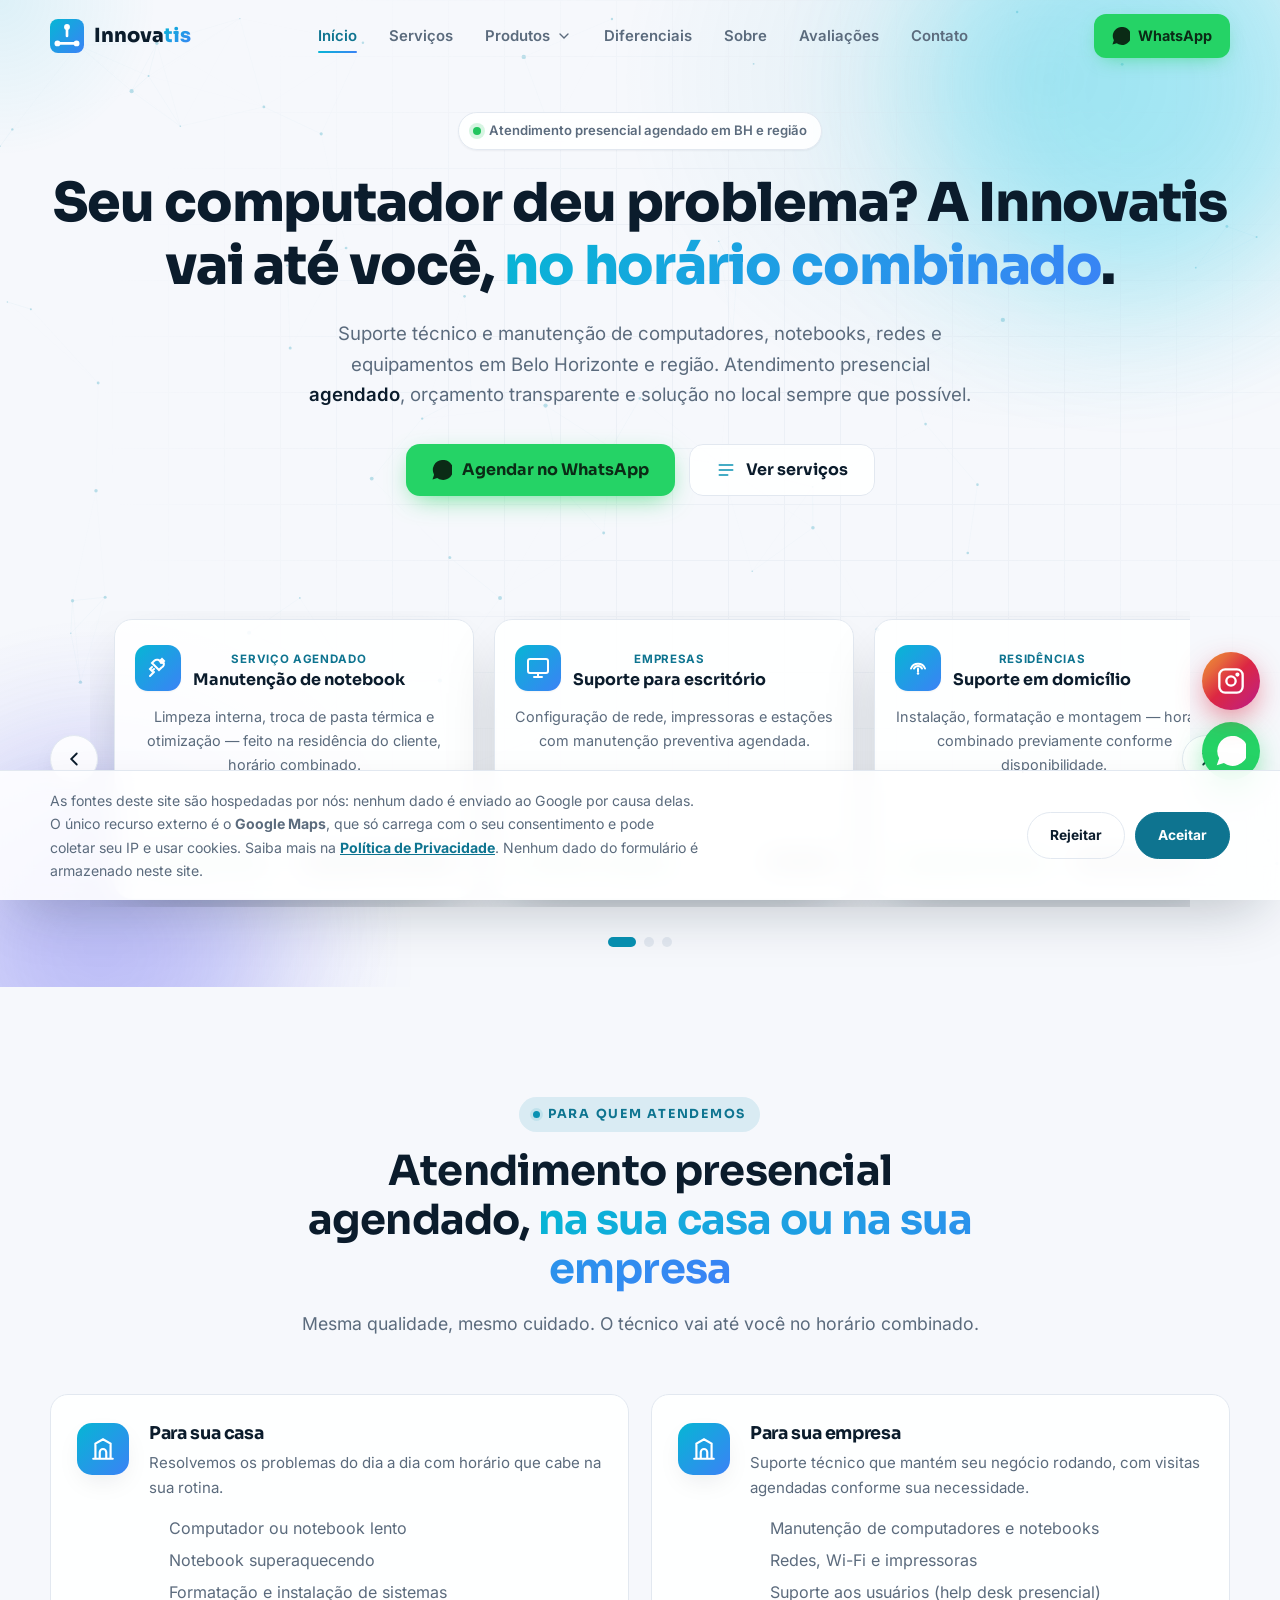
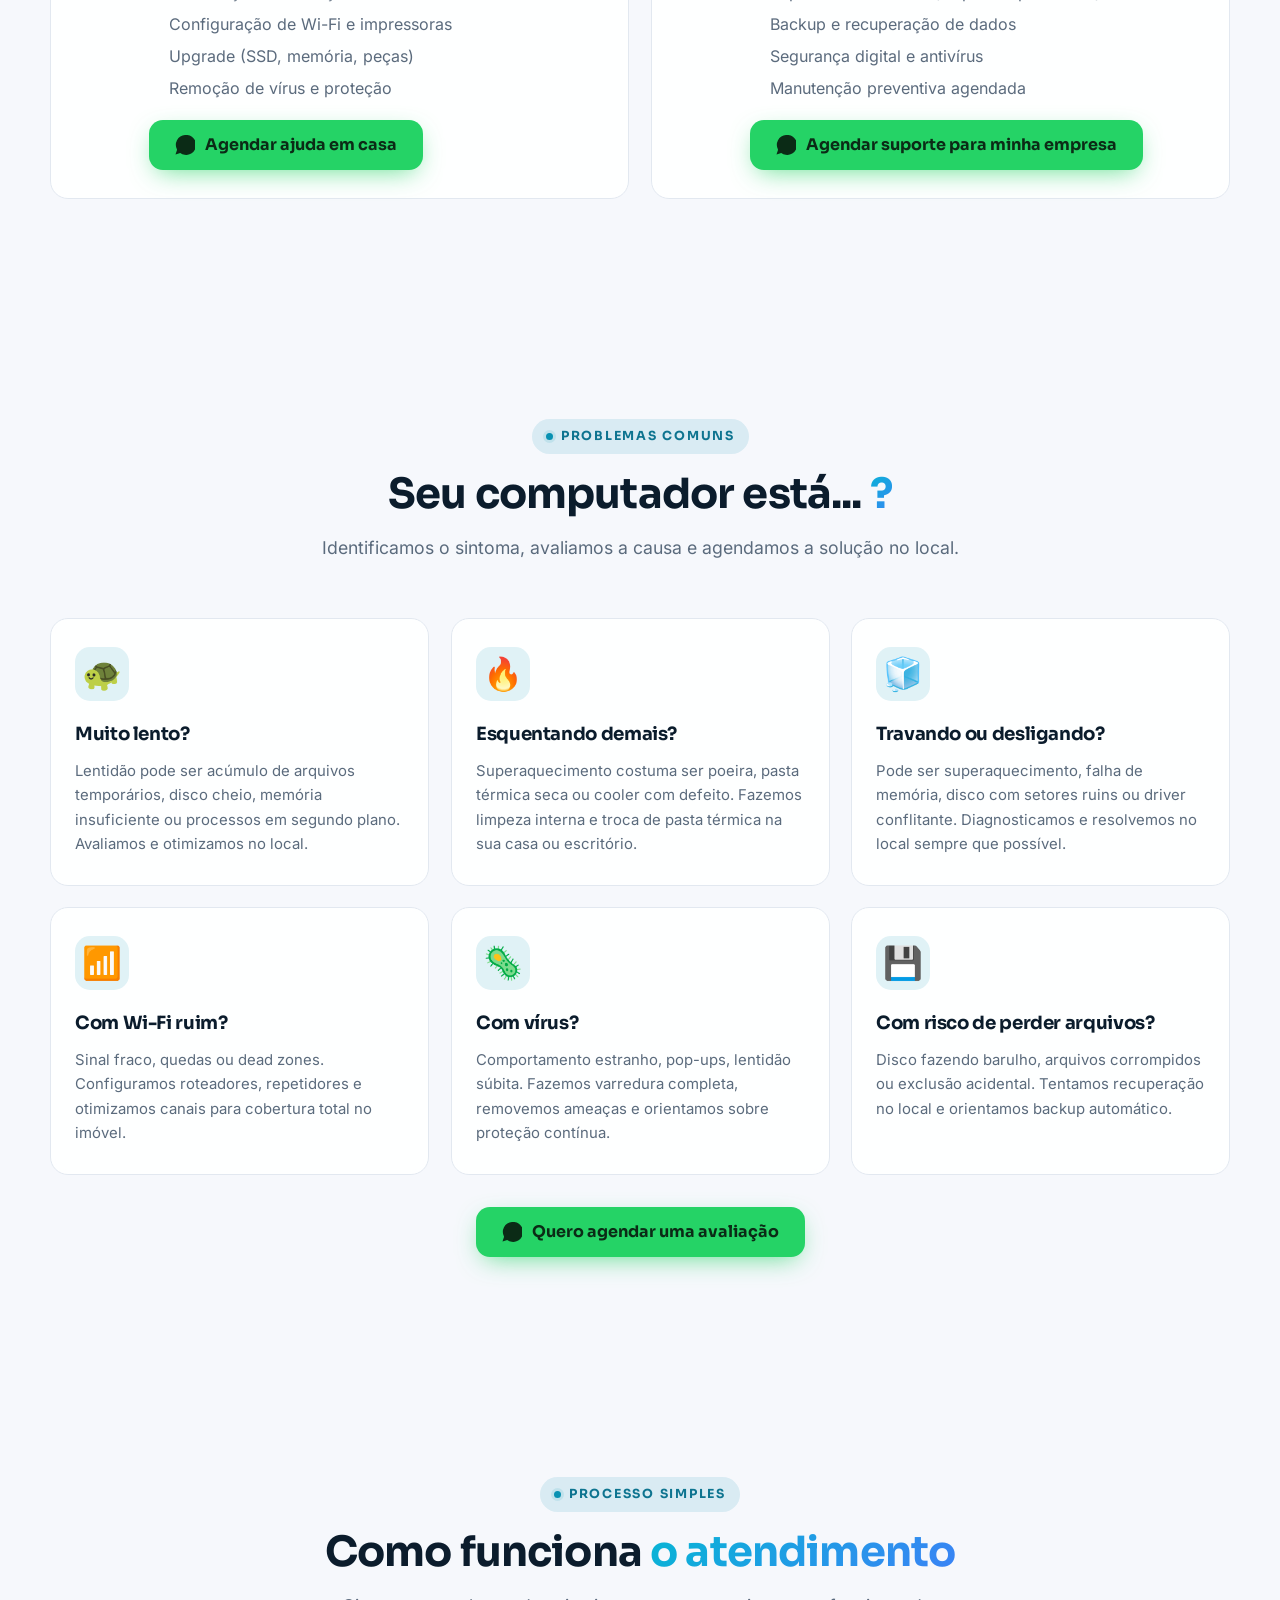
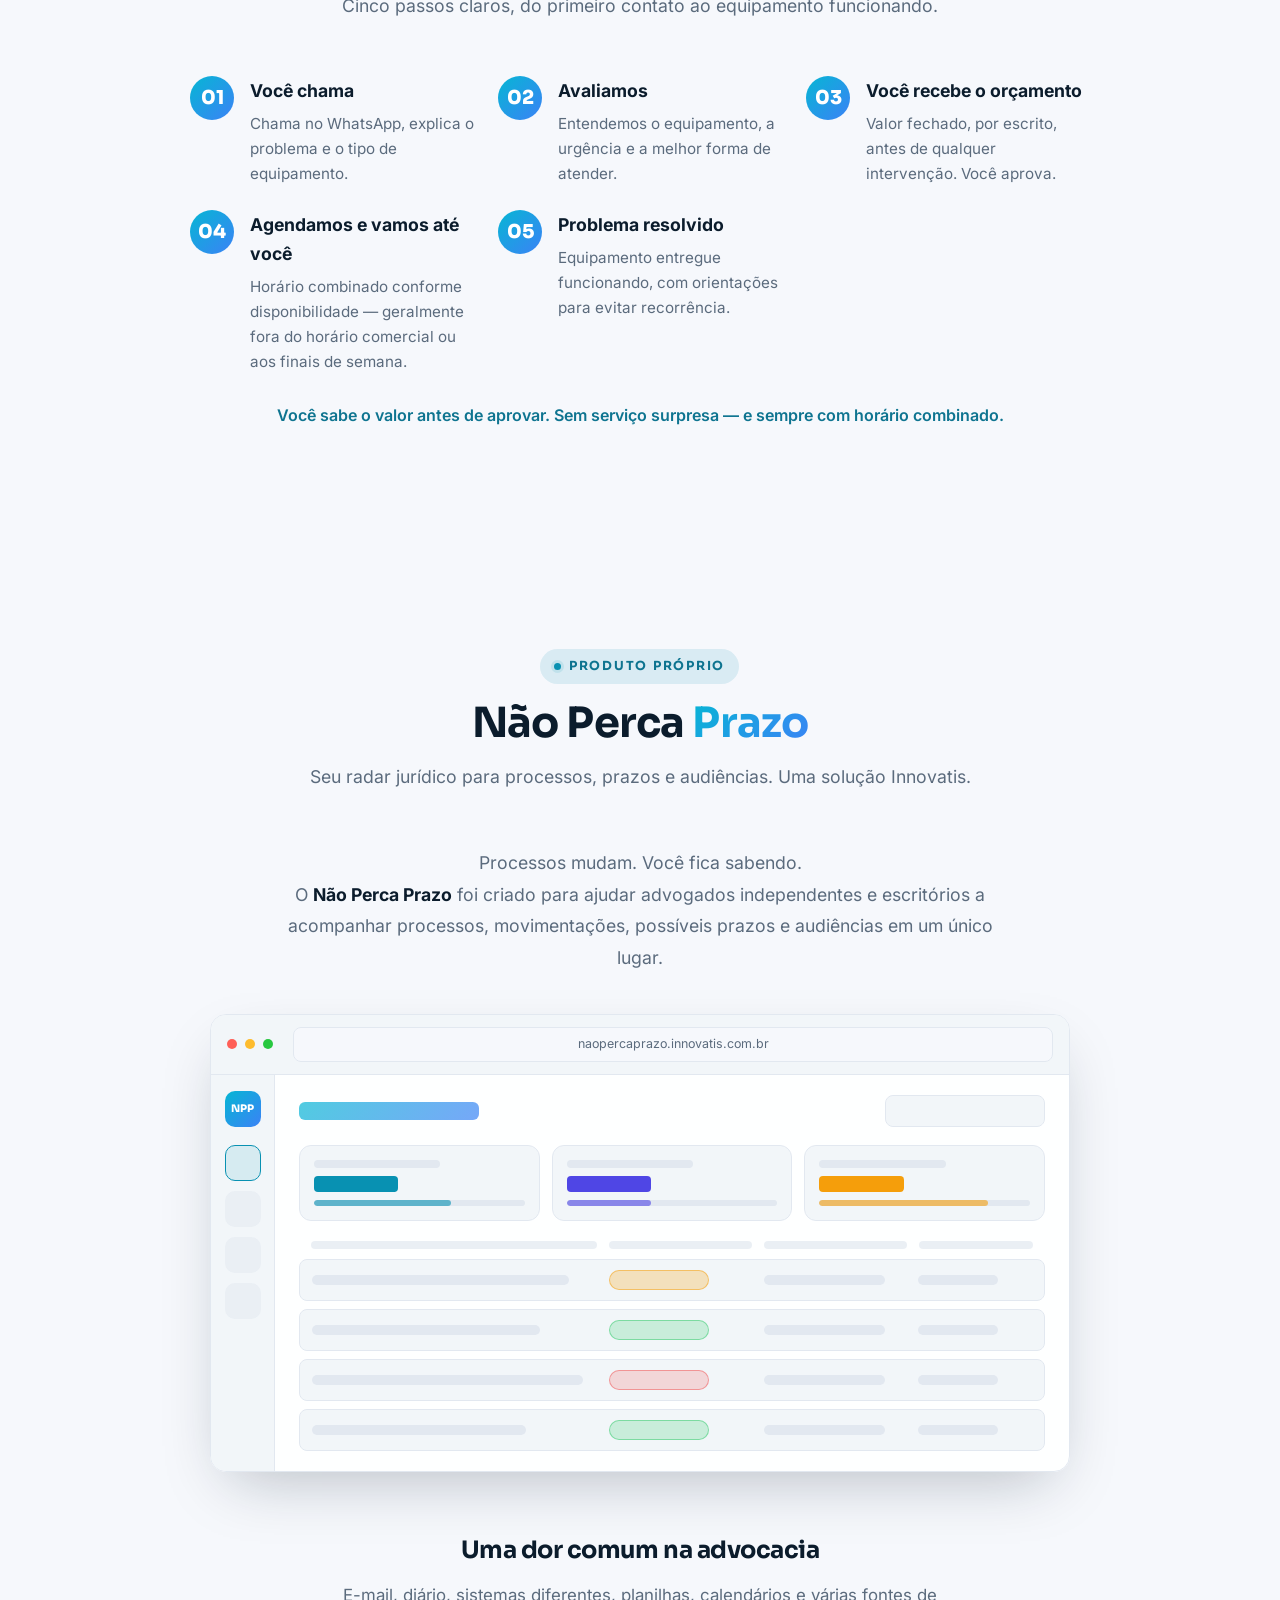
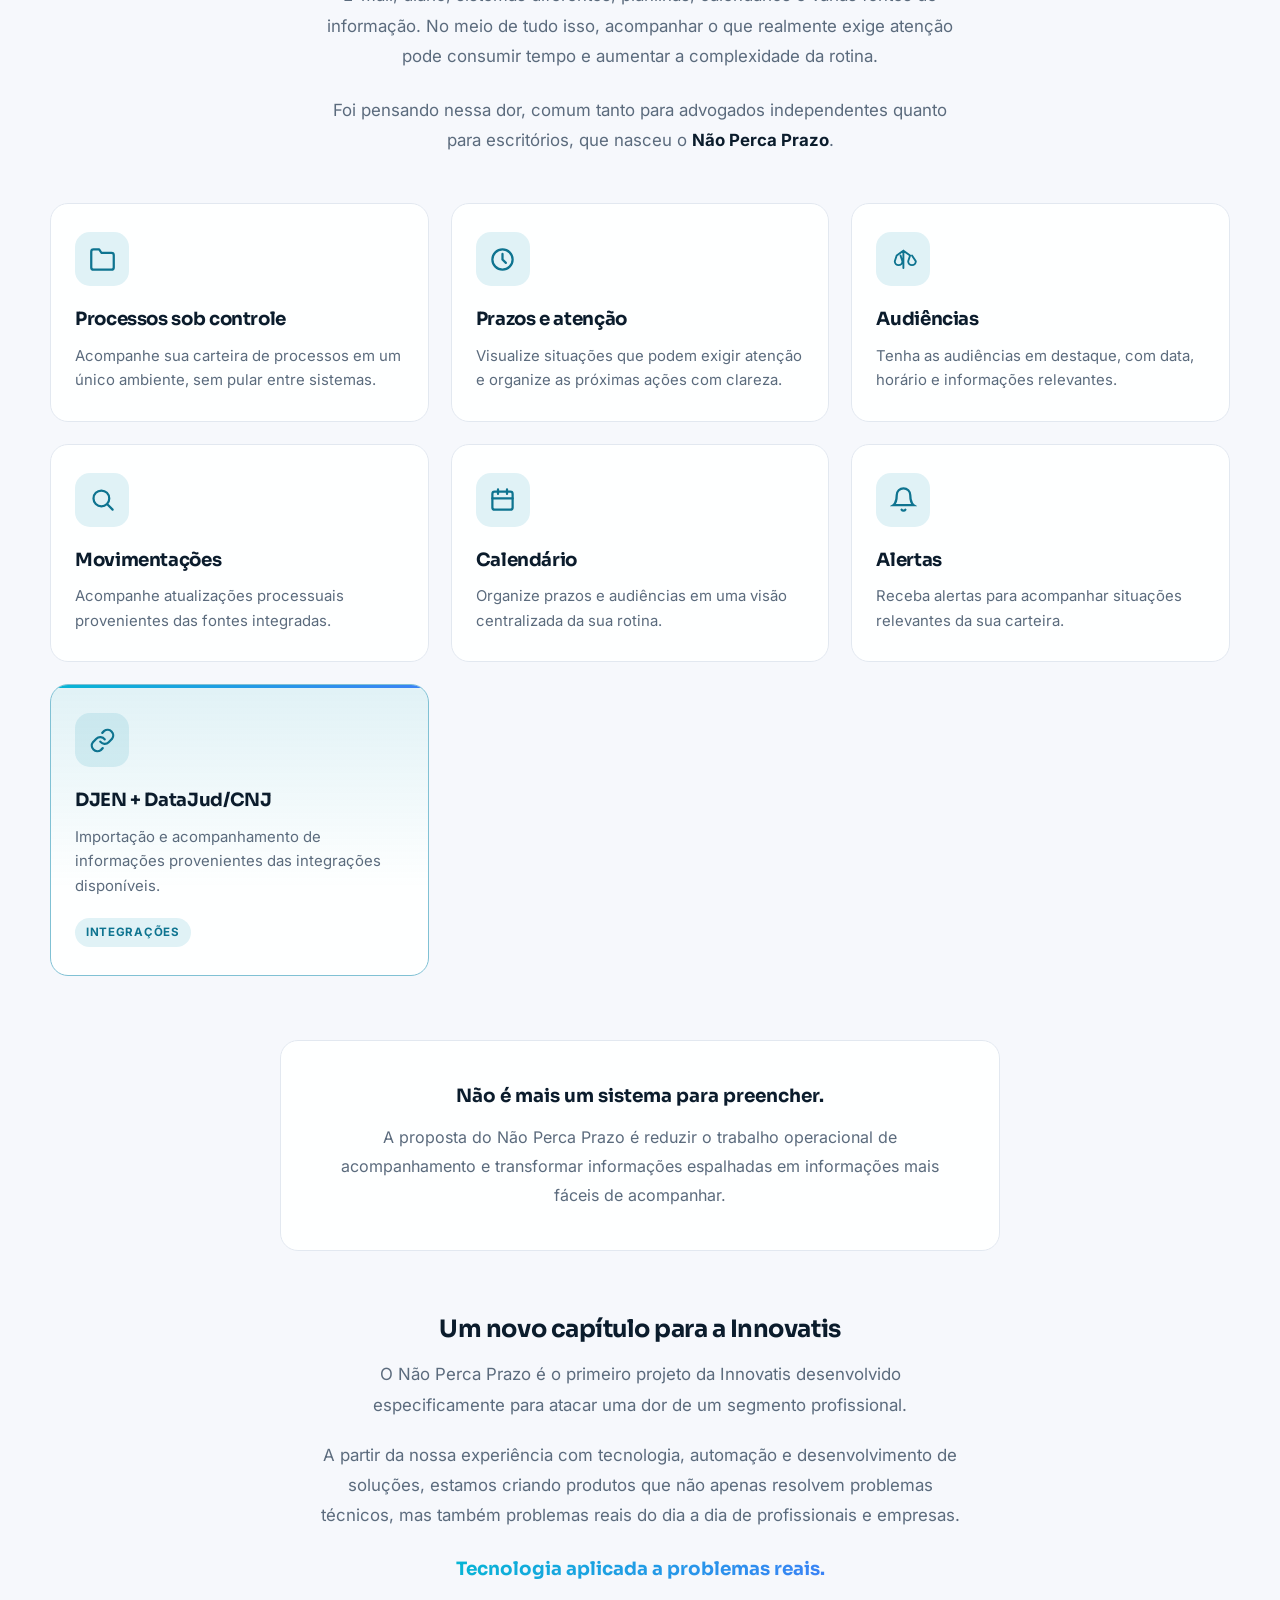
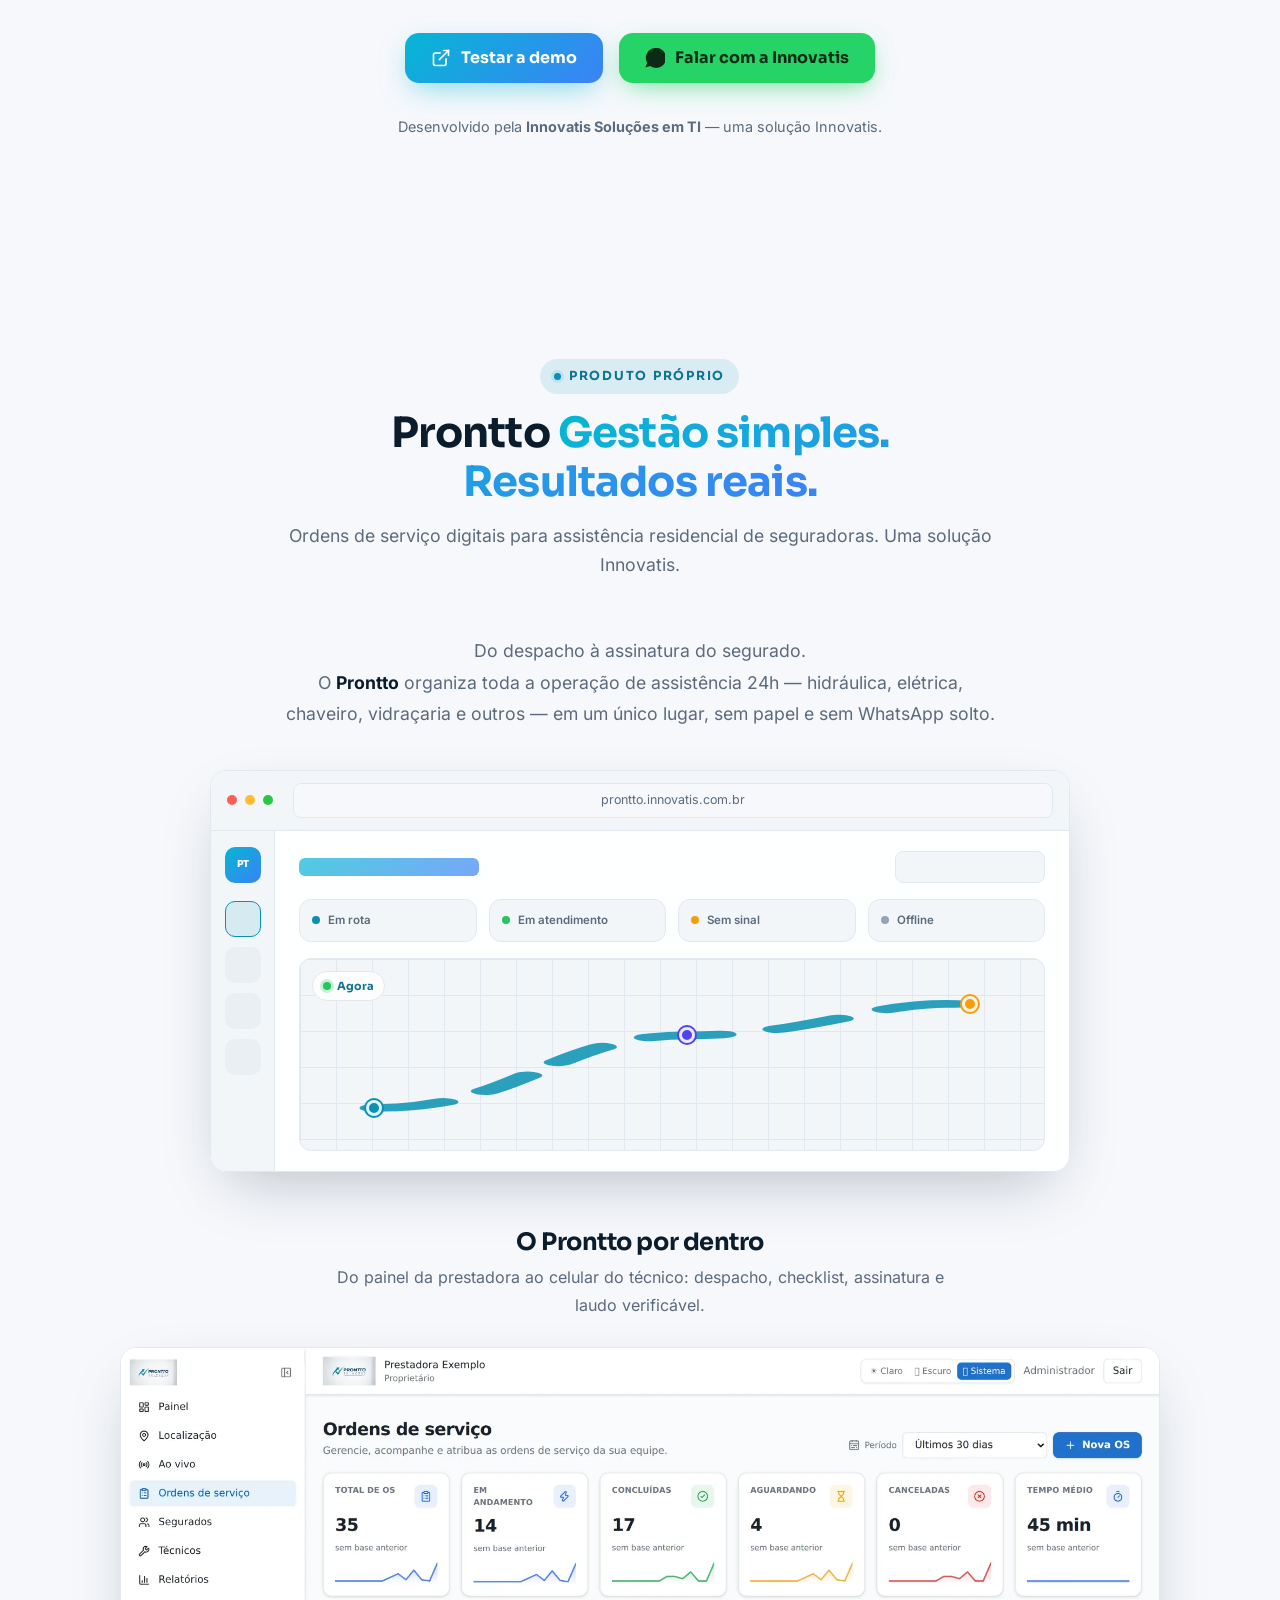
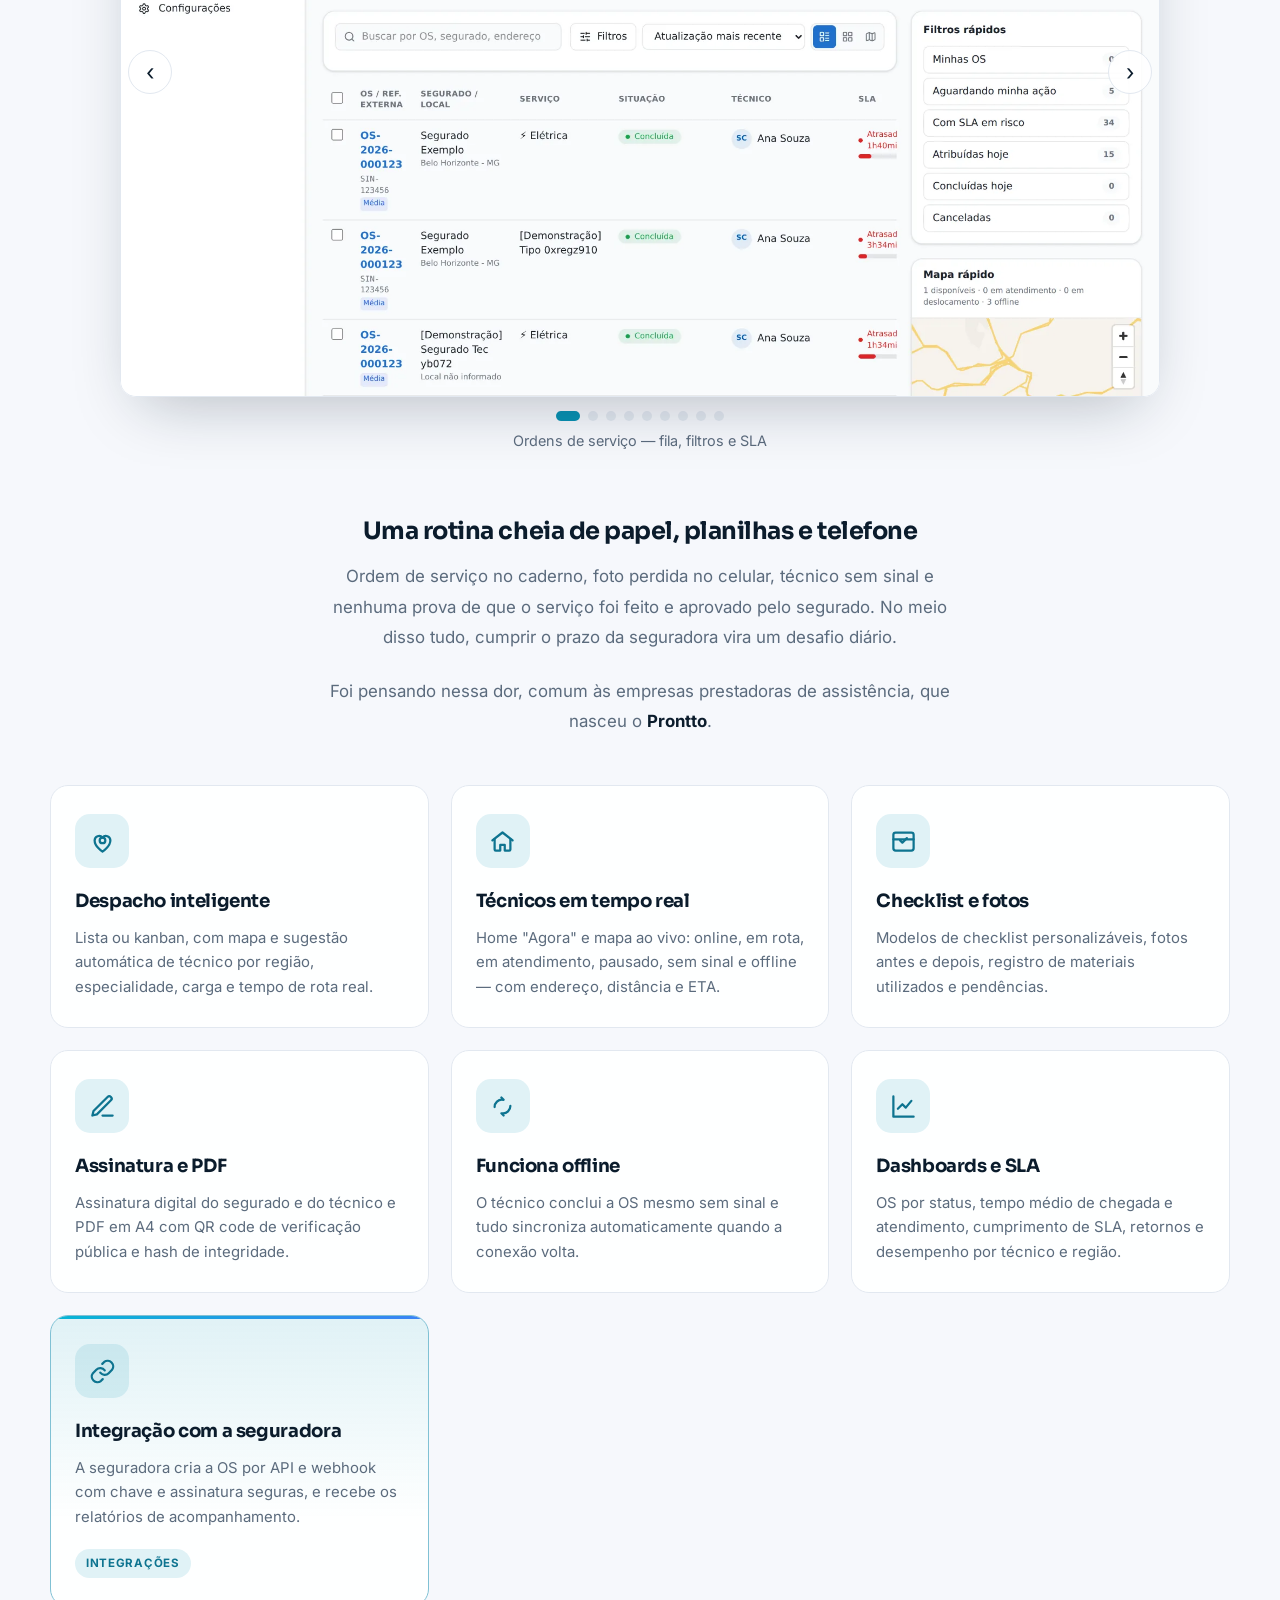
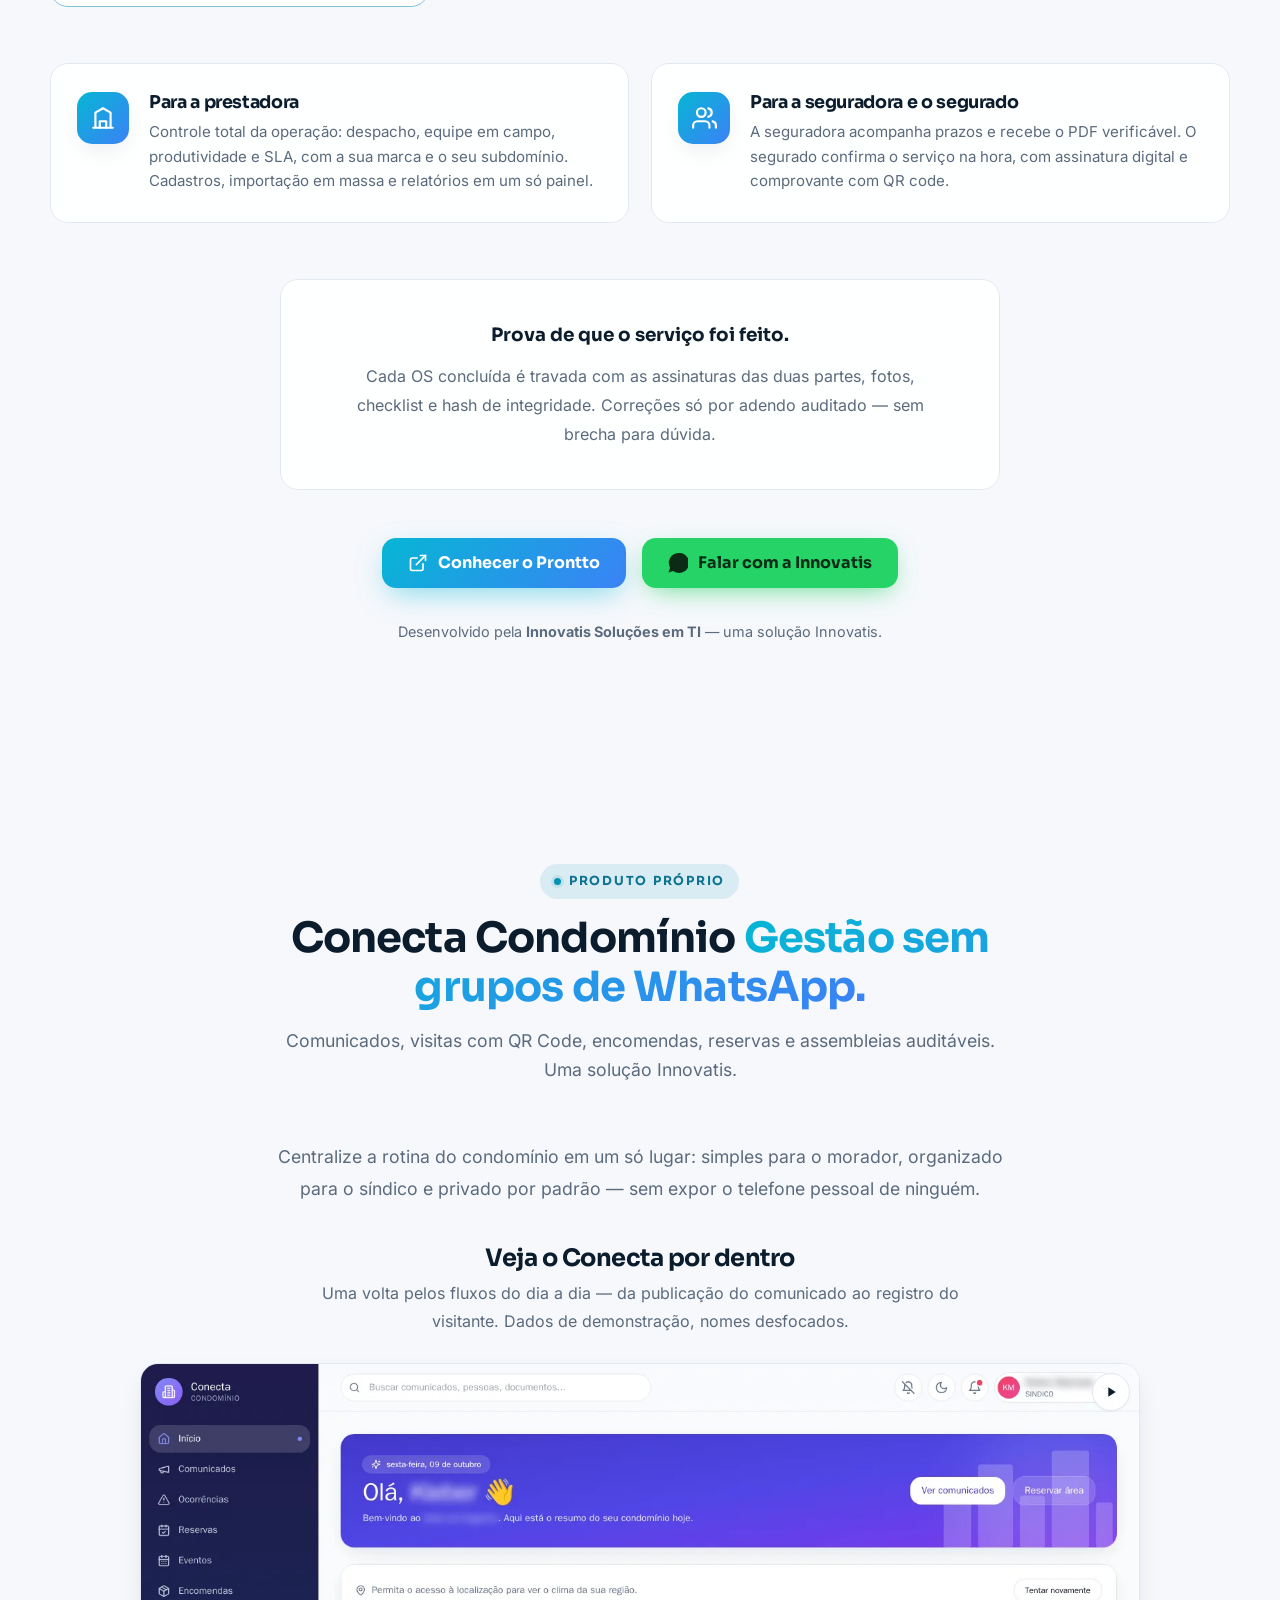
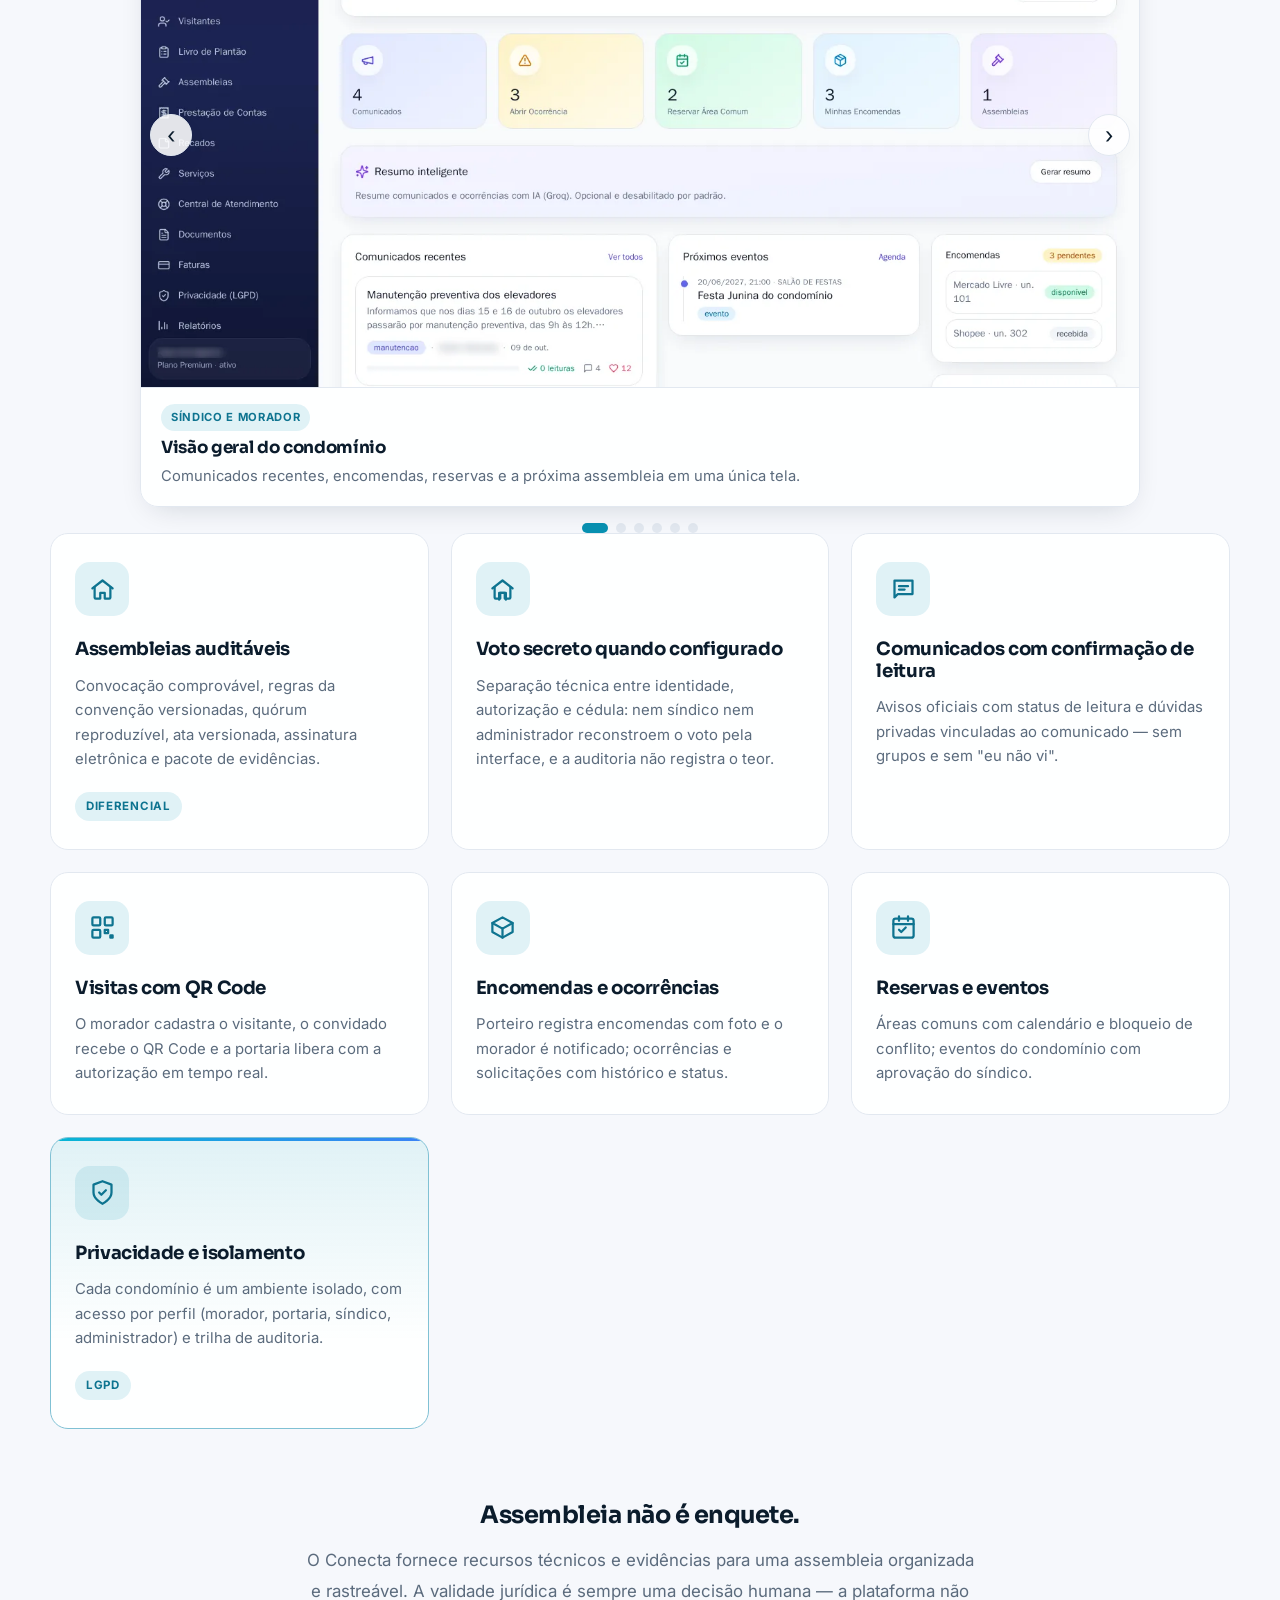
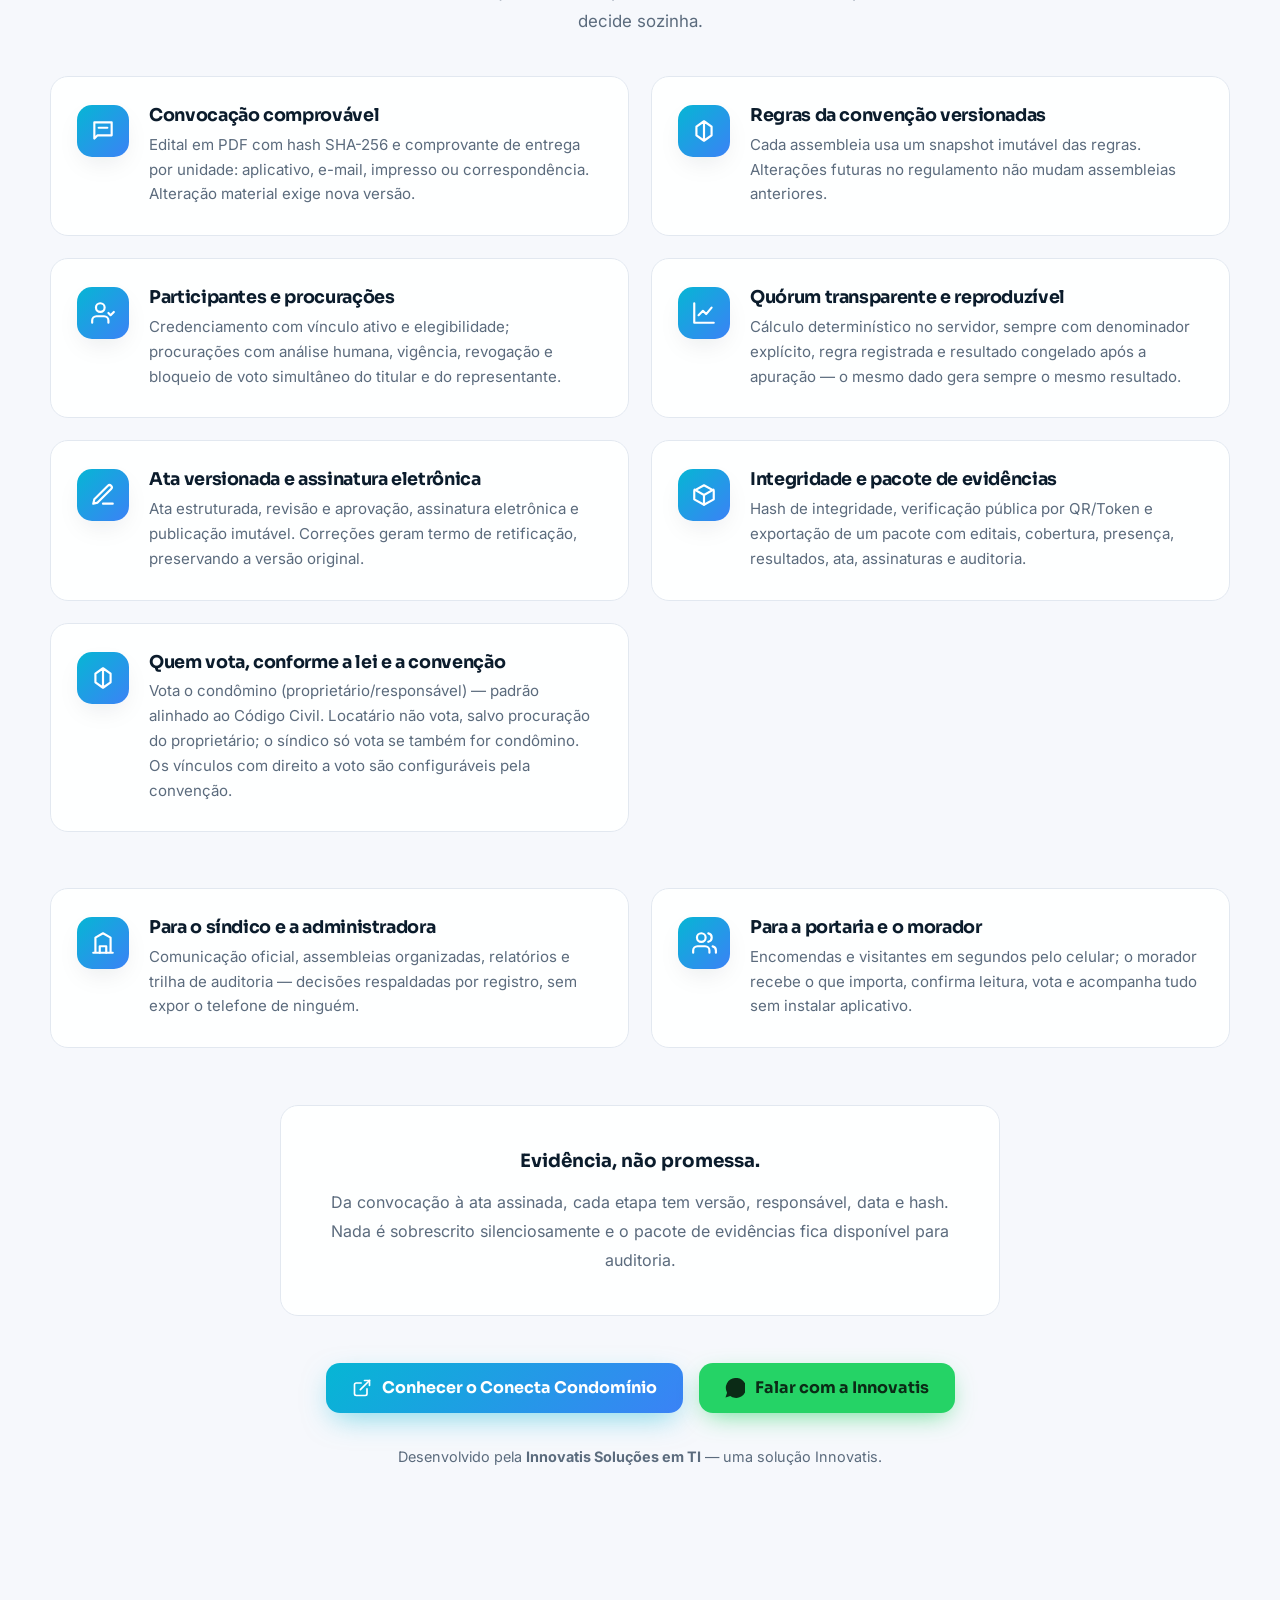
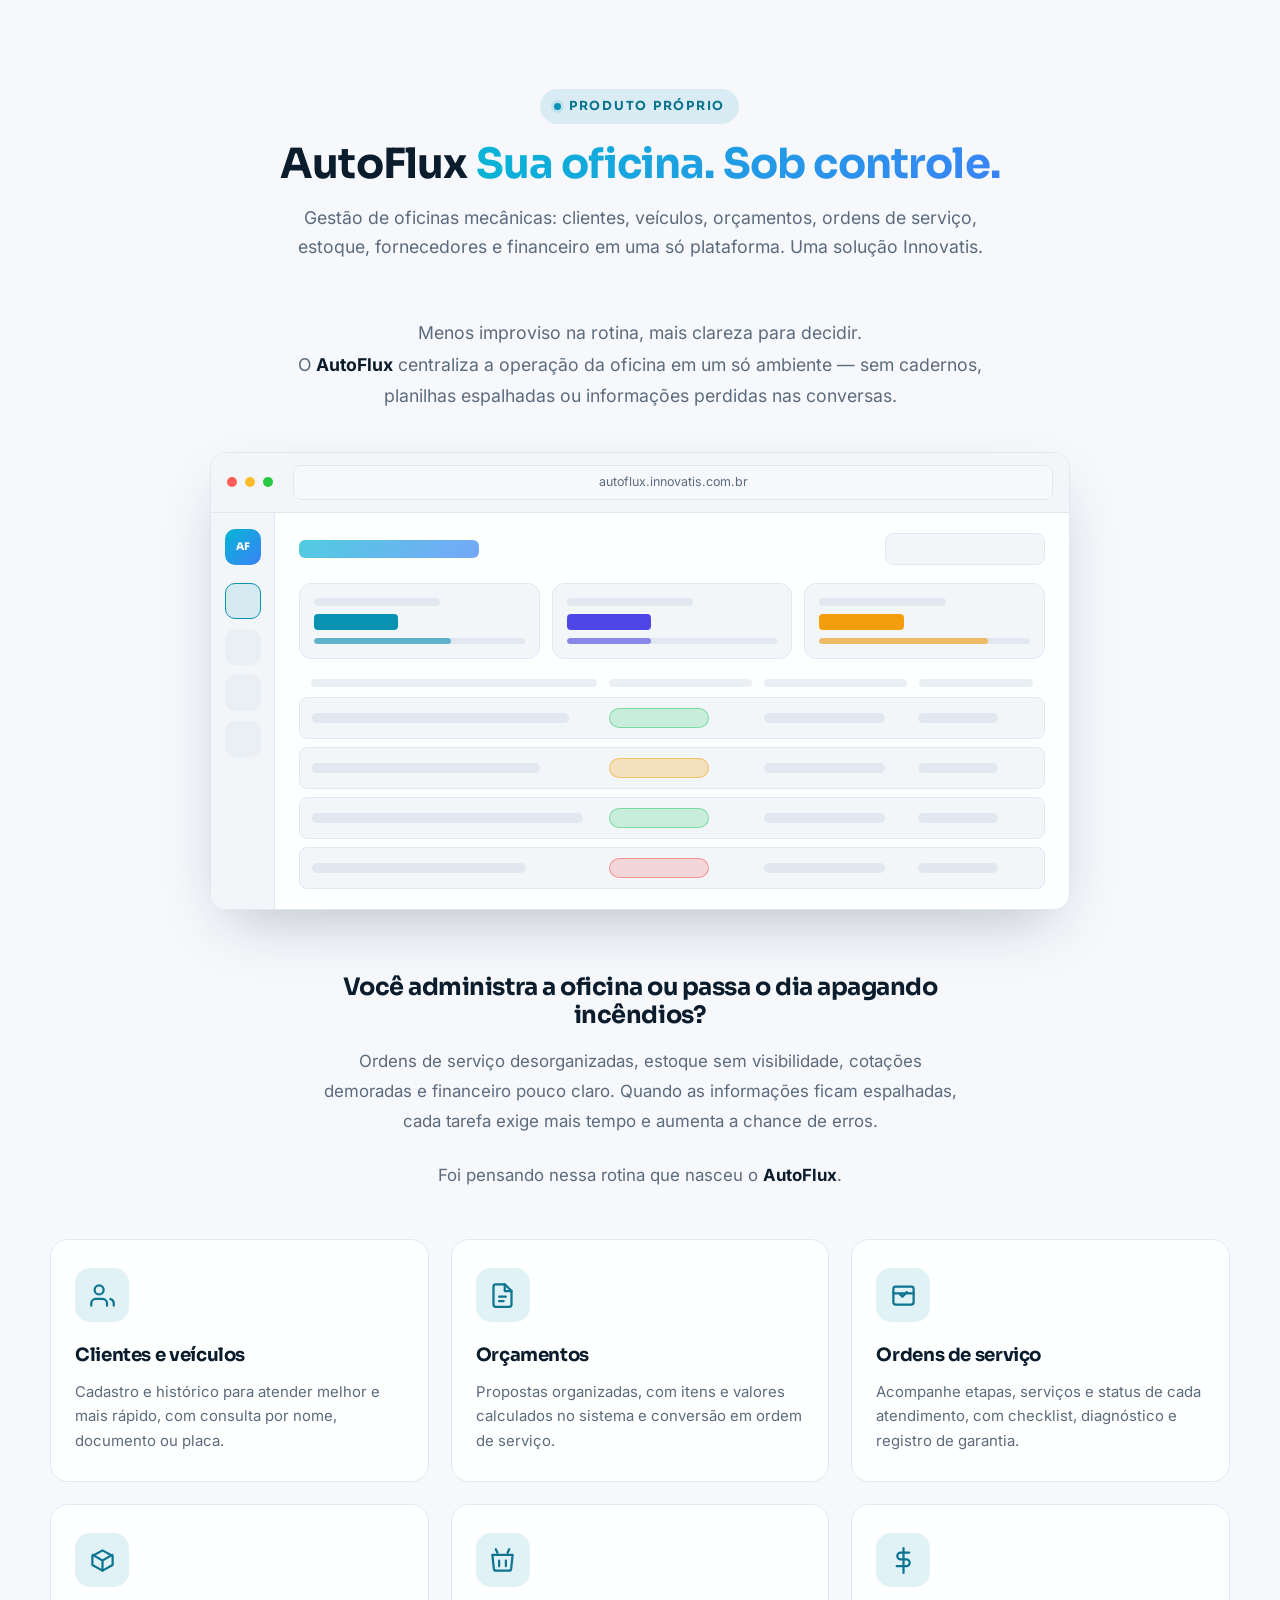
<file: index.html>
<!DOCTYPE html>
<html lang="pt-BR">
<head>
<meta charset="UTF-8">
<meta name="viewport" content="width=device-width, initial-scale=1.0">

<!-- ============================================================
     INNOVATIS SOLUÇÕES EM TI — Landing page (arquivo único)
     ============================================================ -->

<title>Suporte Técnico de TI em Belo Horizonte | Innovatis Soluções em TI</title>
<meta name="description" content="Suporte técnico de TI em Belo Horizonte: manutenção de computadores e notebooks, redes, backup, segurança e orçamento transparente.">
<meta name="keywords" content="suporte técnico de TI Belo Horizonte, manutenção de computadores BH, técnico de TI Céu Azul BH, suporte de TI para empresas BH, manutenção de notebook BH, formatação de computador BH, suporte de informática presencial BH, assistência técnica notebook Belo Horizonte, conserto computador BH, TI para pequenas empresas BH, radar jurídico, software para advogados, controle de prazos advocatícios, Não Perca Prazo, gestão de ordens de serviço, assistência residencial seguradoras, software para prestadoras de assistência 24h, Prontto, gestão condominial, software para condomínios, assembleia de condomínio, votação auditável, voto secreto em assembleia, ata de assembleia, Conecta Condomínio">
<meta name="author" content="Innovatis Soluções em TI">
<meta name="robots" content="index, follow, max-snippet:-1, max-image-preview:large, max-video-preview:-1">
<meta name="googlebot" content="index, follow, max-snippet:-1, max-image-preview:large, max-video-preview:-1">
<meta name="theme-color" content="#0e7490">
<meta name="geo.region" content="BR-MG">
<meta name="geo.placename" content="Belo Horizonte">
<meta name="geo.position" content="-19.8258515;-44.0014206">
<meta name="ICBM" content="-19.8258515, -44.0014206">
<link rel="canonical" href="https://innovatis.com.br/">
<link rel="alternate" hreflang="pt-BR" href="https://innovatis.com.br/">
<link rel="alternate" hreflang="x-default" href="https://innovatis.com.br/">

<!-- Open Graph -->
<meta property="og:type" content="website">
<meta property="og:locale" content="pt_BR">
<meta property="og:site_name" content="Innovatis Soluções em TI">
<meta property="og:title" content="Suporte Técnico de TI em Belo Horizonte — Innovatis Soluções em TI">
<meta property="og:description" content="Atendimento presencial agendado para empresas e residências em BH e região. Suporte rápido, orçamento transparente e relação de confiança contínua. Conheça o Não Perca Prazo, o radar jurídico da Innovatis.">
<meta property="og:url" content="https://innovatis.com.br/">
<meta property="og:image" content="https://innovatis.com.br/og-image.png">
<meta property="og:image:url" content="https://innovatis.com.br/og-image.png">
<meta property="og:image:secure_url" content="https://innovatis.com.br/og-image.png">
<meta property="og:image:type" content="image/png">
<meta property="og:image:width" content="1200">
<meta property="og:image:height" content="630">
<meta property="og:image:alt" content="Innovatis Soluções em TI — suporte técnico de TI em Belo Horizonte">

<!-- Twitter Card -->
<meta name="twitter:card" content="summary_large_image">
<meta name="twitter:title" content="Suporte Técnico de TI em Belo Horizonte — Innovatis Soluções em TI">
<meta name="twitter:description" content="Atendimento presencial agendado para empresas e residências em BH e região. Suporte rápido, orçamento transparente e relação de confiança contínua.">
<meta name="twitter:image" content="https://innovatis.com.br/og-image.png">
<meta name="twitter:image:alt" content="Innovatis Soluções em TI — suporte técnico de TI em Belo Horizonte">

<!-- Favicon -->
<link rel="icon" href="/favicon.ico" sizes="any">
<link rel="icon" type="image/svg+xml" href="/favicon.svg">
<link rel="icon" type="image/png" sizes="32x32" href="/favicon-32.png">
<link rel="apple-touch-icon" href="/apple-touch-icon.png">
<meta name="msapplication-TileColor" content="#0e7490">

<!-- Fontes hospedadas localmente (Sora + Inter) — sem requisições ao Google -->
<link rel="preload" href="fonts/sora-latin.woff2" as="font" type="font/woff2" crossorigin>
<link rel="preload" href="fonts/inter-latin.woff2" as="font" type="font/woff2" crossorigin>

<!-- Schema.org -->
<script type="application/ld+json">
{
  "@context": "https://schema.org",
  "@type": "LocalBusiness",
  "@id": "https://innovatis.com.br/#business",
  "name": "Innovatis Soluções em TI",
  "description": "Suporte técnico de TI e manutenção de computadores com atendimento presencial para empresas e residências em Belo Horizonte e região metropolitana.",
  "url": "https://innovatis.com.br/",
  "telephone": "+5531982888685",
  "email": "contato@innovatis.com.br",
  "taxID": "42.042.979/0001-00",
  "priceRange": "$$",
  "image": "https://innovatis.com.br/og-image.png",
  "address": {
    "@type": "PostalAddress",
    "streetAddress": "Rua João Gualberto dos Santos, 47",
    "addressLocality": "Belo Horizonte",
    "addressRegion": "MG",
    "postalCode": "31580-500",
    "addressCountry": "BR"
  },
  "geo": {
    "@type": "GeoCoordinates",
    "latitude": -19.8258515,
    "longitude": -44.0014206
  },
  "openingHoursSpecification": [
    {
      "@type": "OpeningHoursSpecification",
      "dayOfWeek": ["Monday", "Tuesday", "Wednesday", "Thursday", "Friday"],
      "opens": "08:00",
      "closes": "18:00"
    },
    {
      "@type": "OpeningHoursSpecification",
      "dayOfWeek": "Saturday",
      "opens": "08:00",
      "closes": "12:00"
    }
  ],
  "areaServed": [
    { "@type": "City", "name": "Belo Horizonte" },
    { "@type": "Place", "name": "Região Metropolitana de Belo Horizonte" }
  ],
  "logo": "https://innovatis.com.br/og-image.png",
  "image": ["https://innovatis.com.br/og-image.png"],
  "sameAs": [
    "https://www.instagram.com/innovatis.solucoes",
    "https://share.google/FIsoLqVRDLWe3jOEu"
  ],
  "hasMap": "https://www.google.com/maps/dir/?api=1&destination=Rua+Jo%C3%A3o+Gualberto+dos+Santos+47,+C%C3%A9u+Azul,+Belo+Horizonte+-+MG,+31580-500",
  "currenciesAccepted": "BRL",
  "paymentAccepted": "PIX, Cartão de crédito, Dinheiro",
  "contactPoint": [
    {
      "@type": "ContactPoint",
      "telephone": "+5531982888685",
      "contactType": "customer service",
      "areaServed": "BR",
      "availableLanguage": ["Portuguese"]
    }
  ],
  "hasOfferCatalog": {
    "@type": "OfferCatalog",
    "name": "Serviços de TI",
    "itemListElement": [
      { "@type": "Offer", "itemOffered": { "@type": "Service", "name": "Suporte técnico e manutenção de computadores" } },
      { "@type": "Offer", "itemOffered": { "@type": "Service", "name": "Formatação e instalação de sistemas" } },
      { "@type": "Offer", "itemOffered": { "@type": "Service", "name": "Configuração de redes e internet" } },
      { "@type": "Offer", "itemOffered": { "@type": "Service", "name": "Montagem e upgrade de hardware" } },
      { "@type": "Offer", "itemOffered": { "@type": "Service", "name": "Backup e recuperação de dados" } },
      { "@type": "Offer", "itemOffered": { "@type": "Service", "name": "Segurança digital e remoção de vírus" } },
      { "@type": "Offer", "itemOffered": { "@type": "SoftwareApplication", "name": "Não Perca Prazo", "applicationCategory": "BusinessApplication", "operatingSystem": "Web", "url": "https://naopercaprazo.innovatis.com.br", "description": "Radar jurídico para acompanhamento de processos, prazos e audiências" } },
      { "@type": "Offer", "itemOffered": { "@type": "SoftwareApplication", "name": "Prontto", "applicationCategory": "BusinessApplication", "operatingSystem": "Web", "url": "https://prontto.innovatis.com.br", "description": "Ordens de serviço digitais para assistência residencial de seguradoras: despacho, checklist, assinatura do segurado e rastreamento de técnicos" } },
      { "@type": "Offer", "itemOffered": { "@type": "SoftwareApplication", "name": "Conecta Condomínio", "applicationCategory": "BusinessApplication", "operatingSystem": "Web", "url": "https://conectacondominio.innovatis.com.br", "description": "Plataforma de gestão condominial: comunicados, visitas com QR Code, encomendas, reservas e assembleias com convocação comprovável, votação auditável e voto secreto" } },
      { "@type": "Offer", "itemOffered": { "@type": "SoftwareApplication", "name": "AutoFlux", "applicationCategory": "BusinessApplication", "operatingSystem": "Web", "url": "https://autoflux.innovatis.com.br", "description": "Gestão para oficinas mecânicas: clientes, veículos, orçamentos, ordens de serviço, estoque, fornecedores e financeiro em uma só plataforma" } }
    ]
  }
}
</script>

<script type="application/ld+json">
{
  "@context": "https://schema.org",
  "@type": "Organization",
  "@id": "https://innovatis.com.br/#organization",
  "name": "Innovatis Soluções em TI",
  "legalName": "Innovatis Soluções em TI",
  "url": "https://innovatis.com.br/",
  "logo": {
    "@type": "ImageObject",
    "url": "https://innovatis.com.br/og-image.png",
    "width": 1200,
    "height": 630
  },
  "taxID": "42.042.979/0001-00",
  "email": "contato@innovatis.com.br",
  "telephone": "+5531982888685",
  "address": {
    "@type": "PostalAddress",
    "streetAddress": "Rua João Gualberto dos Santos, 47",
    "addressLocality": "Belo Horizonte",
    "addressRegion": "MG",
    "postalCode": "31580-500",
    "addressCountry": "BR"
  },
  "sameAs": ["https://www.instagram.com/innovatis.solucoes"],
  "contactPoint": [
    {
      "@type": "ContactPoint",
      "telephone": "+5531982888685",
      "contactType": "customer service",
      "areaServed": "BR",
      "availableLanguage": ["Portuguese"]
    }
  ]
}
</script>

<script type="application/ld+json">
{
  "@context": "https://schema.org",
  "@type": "WebSite",
  "@id": "https://innovatis.com.br/#website",
  "url": "https://innovatis.com.br/",
  "name": "Innovatis Soluções em TI",
  "inLanguage": "pt-BR",
  "publisher": { "@id": "https://innovatis.com.br/#organization" }
}
</script>

<script type="application/ld+json">
{
  "@context": "https://schema.org",
  "@type": "WebPage",
  "@id": "https://innovatis.com.br/#webpage",
  "url": "https://innovatis.com.br/",
  "name": "Suporte Técnico de TI em Belo Horizonte | Innovatis Soluções em TI",
  "description": "Suporte técnico de TI em Belo Horizonte: manutenção de computadores e notebooks, redes, backup, segurança e orçamento transparente.",
  "inLanguage": "pt-BR",
  "isPartOf": { "@id": "https://innovatis.com.br/#website" },
  "about": { "@id": "https://innovatis.com.br/#business" },
  "primaryImageOfPage": "https://innovatis.com.br/og-image.png"
}
</script>

<script type="application/ld+json">
{
  "@context": "https://schema.org",
  "@type": "SoftwareApplication",
  "name": "Não Perca Prazo",
  "applicationCategory": "BusinessApplication",
  "applicationSubCategory": "Radar jurídico",
  "operatingSystem": "Web",
  "url": "https://naopercaprazo.innovatis.com.br",
  "description": "Radar jurídico para advogados e escritórios: acompanhe processos, movimentações, prazos e audiências em um único lugar.",
  "publisher": {
    "@type": "Organization",
    "name": "Innovatis Soluções em TI",
    "url": "https://innovatis.com.br/"
  }
}
</script>

<script type="application/ld+json">
{
  "@context": "https://schema.org",
  "@type": "SoftwareApplication",
  "name": "Prontto",
  "applicationCategory": "BusinessApplication",
  "applicationSubCategory": "Gestão de ordens de serviço",
  "operatingSystem": "Web",
  "url": "https://prontto.innovatis.com.br",
  "description": "Plataforma para empresas prestadoras que atendem segurados em reparos cobertos pela apólice: despacho, checklist, assinatura digital do segurado, PDF verificável e rastreamento dos técnicos em tempo real.",
  "screenshot": "https://innovatis.com.br/screens-prontto/01-ordens.webp",
  "featureList": ["Despacho inteligente", "Técnicos em tempo real", "Checklist e fotos", "Assinatura digital e PDF verificável", "Funcionamento offline", "Dashboards e SLA", "Integração com a seguradora"],
  "publisher": {
    "@type": "Organization",
    "name": "Innovatis Soluções em TI",
    "url": "https://innovatis.com.br/"
  }
}
</script>

<script type="application/ld+json">
{
  "@context": "https://schema.org",
  "@type": "SoftwareApplication",
  "name": "Conecta Condomínio",
  "applicationCategory": "BusinessApplication",
  "applicationSubCategory": "Gestão condominial e assembleias",
  "operatingSystem": "Web",
  "url": "https://conectacondominio.innovatis.com.br",
  "description": "Plataforma de gestão condominial com assembleias auditáveis: convocação comprovável, regras da convenção versionadas, procurações controladas, votação auditável, voto secreto, quórum reproduzível, ata versionada, assinatura eletrônica e pacote de evidências. Também reúne comunicados, visitas com QR Code, encomendas, reservas e ocorrências.",
  "screenshot": "https://innovatis.com.br/screens/00-inicio.webp",
  "featureList": ["Comunicados com confirmação de leitura", "Visitas com QR Code", "Encomendas", "Reservas de áreas comuns", "Ocorrências e atendimento com protocolo", "Assembleias auditáveis", "Relatórios de gestão"],
  "publisher": {
    "@type": "Organization",
    "name": "Innovatis Soluções em TI",
    "url": "https://innovatis.com.br/"
  }
}
</script>

<script type="application/ld+json">
{
  "@context": "https://schema.org",
  "@type": "SoftwareApplication",
  "name": "AutoFlux",
  "applicationCategory": "BusinessApplication",
  "applicationSubCategory": "Gestão de oficinas mecânicas",
  "operatingSystem": "Web",
  "url": "https://autoflux.innovatis.com.br",
  "description": "Plataforma de gestão para oficinas mecânicas: clientes, veículos, orçamentos, ordens de serviço, estoque, fornecedores e financeiro em uma só plataforma, com controle de acesso por papel e isolamento dos dados por oficina.",
  "featureList": ["Clientes e veículos", "Orçamentos", "Ordens de serviço", "Catálogo de serviços", "Estoque e peças", "Fornecedores e compras", "Financeiro", "Relatórios", "Controle de acesso por papel"],
  "publisher": {
    "@type": "Organization",
    "name": "Innovatis Soluções em TI",
    "url": "https://innovatis.com.br/"
  }
}
</script>

<script type="application/ld+json">
{
  "@context": "https://schema.org",
  "@type": "FAQPage",
  "mainEntity": [
    {
      "@type": "Question",
      "name": "Vocês atendem em domicílio?",
      "acceptedAnswer": { "@type": "Answer", "text": "Sim, mediante agendamento prévio pelo WhatsApp." }
    },
    {
      "@type": "Question",
      "name": "Vocês atendem fora de Belo Horizonte?",
      "acceptedAnswer": { "@type": "Answer", "text": "Sim, conforme disponibilidade e região de atendimento." }
    },
    {
      "@type": "Question",
      "name": "Vocês fazem orçamento antes do serviço?",
      "acceptedAnswer": { "@type": "Answer", "text": "Sim. O orçamento é aprovado antes da execução do serviço." }
    },
    {
      "@type": "Question",
      "name": "Vocês formatam computador sem perder meus arquivos?",
      "acceptedAnswer": { "@type": "Answer", "text": "Primeiro avaliamos os dados existentes. Quando necessário, recomendamos backup antes da formatação." }
    },
    {
      "@type": "Question",
      "name": "Vocês atendem empresas?",
      "acceptedAnswer": { "@type": "Answer", "text": "Sim, em demandas pontuais ou manutenção recorrente, conforme disponibilidade de agenda." }
    },
    {
      "@type": "Question",
      "name": "Vocês trabalham com notebook?",
      "acceptedAnswer": { "@type": "Answer", "text": "Sim: manutenção, limpeza interna, troca de pasta térmica, upgrades, formatação, configuração e diagnóstico." }
    },
    {
      "@type": "Question",
      "name": "Vocês configuram Wi-Fi?",
      "acceptedAnswer": { "@type": "Answer", "text": "Sim: configuração e análise de roteadores, repetidores e redes sem fio." }
    },
    {
      "@type": "Question",
      "name": "Posso chamar a Innovatis mesmo sem saber qual é o problema?",
      "acceptedAnswer": { "@type": "Answer", "text": "Sim. Explique os sintomas pelo WhatsApp — a avaliação inicial ajuda a definir o próximo passo, incluindo o agendamento do atendimento." }
    }
  ]
}
</script>

<link rel="stylesheet" href="/styles.css">
<!-- Google tag (gtag.js) com Consent Mode v2 -->
<script>
  window.dataLayer = window.dataLayer || [];
  function gtag(){dataLayer.push(arguments);}
  gtag('consent', 'default', {
    ad_storage: 'denied',
    ad_user_data: 'denied',
    ad_personalization: 'denied',
    analytics_storage: 'denied',
    wait_for_update: 500
  });
  try {
    if (window.localStorage.getItem('innovatis-lgpd-consent') === 'accepted') {
      gtag('consent', 'update', { ad_storage:'granted', ad_user_data:'granted', ad_personalization:'granted', analytics_storage:'granted' });
    }
  } catch (e) {}
</script>
<script async src="https://www.googletagmanager.com/gtag/js?id=G-0DYPJMRBHM"></script>
<script>
  gtag('js', new Date());
  gtag('config', 'G-0DYPJMRBHM');
</script>
</head>
<body>

<a class="skip-link" href="#conteudo">Pular para o conteúdo</a>

<!-- HEADER -->
<header class="site-header" id="siteHeader">
  <div class="container">
    <a class="brand" href="#home" aria-label="Innovatis Soluções em TI — início">
      <svg viewBox="0 0 64 64" aria-hidden="true">
        <defs>
          <linearGradient id="lg-brand" x1="0" y1="0" x2="1" y2="1">
            <stop offset="0" stop-color="#06b6d4"/><stop offset="1" stop-color="#3b82f6"/>
          </linearGradient>
        </defs>
        <rect width="64" height="64" rx="15" fill="url(#lg-brand)"/>
        <g stroke="#fff" stroke-width="5" stroke-linecap="round">
          <path d="M32 20v12"/><path d="M14 46h36"/>
        </g>
        <g fill="#fff">
          <circle cx="32" cy="15" r="5.5"/><circle cx="14" cy="46" r="5.5"/><circle cx="50" cy="46" r="5.5"/>
        </g>
      </svg>
      <span>Innova<em>tis</em></span>
    </a>

    <button class="nav-toggle" id="navToggle" aria-expanded="false" aria-controls="navMenu" aria-label="Abrir menu">
      <svg class="ic-open" viewBox="0 0 24 24" fill="none" stroke="currentColor" stroke-width="2" stroke-linecap="round" aria-hidden="true"><path d="M3 6h18M3 12h18M3 18h18"/></svg>
      <svg class="ic-close" viewBox="0 0 24 24" fill="none" stroke="currentColor" stroke-width="2" stroke-linecap="round" aria-hidden="true"><path d="M6 6l12 12M18 6L6 18"/></svg>
    </button>

    <nav class="nav-links" id="navMenu" aria-label="Navegação principal">
      <a href="#home" data-spy="home">Início</a>
      <a href="#servicos" data-spy="servicos">Serviços</a>
      <div class="nav-dropdown">
        <button class="nav-dropdown-toggle" aria-expanded="false" aria-haspopup="true" aria-label="Produtos">
          Produtos
          <svg viewBox="0 0 24 24" fill="none" stroke="currentColor" stroke-width="2" stroke-linecap="round" aria-hidden="true"><path d="M6 9l6 6 6-6"/></svg>
        </button>
        <div class="nav-dropdown-menu" role="menu">
          <a href="#nao-perca-prazo" role="menuitem" data-spy="nao-perca-prazo">Não Perca Prazo</a>
          <a href="#prontto" role="menuitem" data-spy="prontto">Prontto</a>
          <a href="#conecta-condominio" role="menuitem" data-spy="conecta-condominio">Conecta Condomínio</a>
          <a href="#autoflux" role="menuitem" data-spy="autoflux">AutoFlux</a>
        </div>
      </div>
      <a href="#diferenciais" data-spy="diferenciais">Diferenciais</a>
      <a href="#sobre" data-spy="sobre">Sobre</a>
      <a href="#avaliacoes" data-spy="avaliacoes">Avaliações</a>
      <a href="#contato" data-spy="contato">Contato</a>
    </nav>

    <a class="header-cta" href="https://wa.me/5531982888685?text=Ol%C3%A1%2C%20Innovatis!%20Preciso%20de%20suporte%20de%20TI." target="_blank" rel="noopener">
      <svg viewBox="0 0 24 24" fill="currentColor" aria-hidden="true"><path d="M17.5 14.4l-2.2-1.1a.8.8 0 0 0-.8.1l-.9.9a.7.7 0 0 1-.8 0A11.5 11.5 0 0 1 9.8 11a.7.7 0 0 1 0-.9l.9-.9a.8.8 0 0 0 .1-.8L9.7 6.1a.7.7 0 0 0-.8-.4h-1.5c-.4 0-.8.3-.8.8A13.5 13.5 0 0 0 17.6 17.4c.5 0 .8-.4.8-.8v-1.5a.8.8 0 0 0-.9-.7zM12 0A12 12 0 0 0 2.5 17.8L.6 23.4l5.7-1.8A12 12 0 1 0 12 0z"/></svg>
      WhatsApp
    </a>
  </div>
</header>

<main id="conteudo">

<!-- Full-page particles background (fixed) -->
<canvas id="particles" aria-hidden="true" data-fullpage></canvas>

<!-- HERO -->
<section id="home" class="hero" aria-label="Apresentação">
  <div class="hero-grid-bg" aria-hidden="true"></div>
  <div class="hero-blob b1" aria-hidden="true" data-parallax="-0.12"></div>
  <div class="hero-blob b2" aria-hidden="true" data-parallax="0.10"></div>

  <div class="container">
    <div class="hero-copy">
      <span class="hero-badge reveal">
        <span class="dot" aria-hidden="true"></span>
        Atendimento presencial agendado em BH e região
      </span>
      <h1 class="reveal" data-d="1">
        Seu computador deu problema? A Innovatis vai até você, <span class="grad-text">no horário combinado</span>.
      </h1>
      <p class="hero-sub reveal" data-d="2">
        Suporte técnico e manutenção de computadores, notebooks, redes e equipamentos em Belo Horizonte e região.
        Atendimento presencial <strong>agendado</strong>, orçamento transparente e solução no local sempre que possível.
      </p>
      <div class="hero-actions reveal" data-d="3">
        <a class="btn btn-whats pulse" href="https://wa.me/5531982888685?text=Ol%C3%A1%2C%20Innovatis!%20Gostaria%20de%20agendar%20um%20atendimento%20para%20meu%20computador." target="_blank" rel="noopener">
          <svg viewBox="0 0 24 24" fill="currentColor" aria-hidden="true"><path d="M17.5 14.4l-2.2-1.1a.8.8 0 0 0-.8.1l-.9.9a.7.7 0 0 1-.8 0A11.5 11.5 0 0 1 9.8 11a.7.7 0 0 1 0-.9l.9-.9a.8.8 0 0 0 .1-.8L9.7 6.1a.7.7 0 0 0-.8-.4h-1.5c-.4 0-.8.3-.8.8A13.5 13.5 0 0 0 17.6 17.4c.5 0 .8-.4.8-.8v-1.5a.8.8 0 0 0-.9-.7zM12 0A12 12 0 0 0 2.5 17.8L.6 23.4l5.7-1.8A12 12 0 1 0 12 0z"/></svg>
          Agendar no WhatsApp
        </a>
        <a class="btn btn-ghost" href="#servicos">
          <svg viewBox="0 0 24 24" fill="none" stroke="currentColor" stroke-width="2" stroke-linecap="round" aria-hidden="true"><path d="M4 6h16M4 12h16M4 18h10"/></svg>
          Ver serviços
        </a>
      </div>
    </div>

    <!-- Hero Carousel -->
    <div class="hero-carousel-section reveal" data-d="2" aria-hidden="true">
      <div class="hero-carousel" role="region" aria-label="Exemplos de atendimentos realizados">
        <button class="hero-carousel-btn hero-carousel-prev" aria-label="Exemplo anterior" type="button">
          <svg viewBox="0 0 24 24" fill="none" stroke="currentColor" stroke-width="2" stroke-linecap="round" aria-hidden="true"><path d="M15 6l-6 6 6 6"/></svg>
        </button>
        <div class="hero-carousel-viewport">
          <div class="hero-carousel-track" id="heroCarouselTrack">
            <article class="hero-carousel-card" data-service="manutencao">
              <div class="tt-head">
                <span class="tt-ico"><svg viewBox="0 0 24 24" fill="none" stroke="currentColor" stroke-width="2" stroke-linecap="round"><path d="M14.7 6.3a4 4 0 0 0-6.4-1.6L6 7l7 7 2.3-2.3a4 4 0 0 0 1.6-6.4zM4 20l4-4M14 5l2-2 2 2-2 2M6 11l-2 2 2 2 2-2"/></svg></span>
                <div>
                  <span class="tt-tag">Serviço agendado</span>
                  <div class="tt-title">Manutenção de notebook</div>
                </div>
              </div>
              <p>Limpeza interna, troca de pasta térmica e otimização — feito na residência do cliente, horário combinado.</p>
              <div class="tt-row"><span class="tt-status"><span class="dot"></span>Concluído no local</span><span class="tt-price">Orçamento fechado</span></div>
            </article>

            <article class="hero-carousel-card" data-service="empresas">
              <div class="tt-head">
                <span class="tt-ico"><svg viewBox="0 0 24 24" fill="none" stroke="currentColor" stroke-width="2" stroke-linecap="round"><rect x="2" y="3" width="20" height="14" rx="2"/><path d="M8 21h8M12 17v4"/></svg></span>
                <div>
                  <span class="tt-tag">Empresas</span>
                  <div class="tt-title">Suporte para escritório</div>
                </div>
              </div>
              <p>Configuração de rede, impressoras e estações com manutenção preventiva agendada.</p>
              <div class="tt-row"><span class="tt-status"><span class="dot"></span>Conforme cronograma</span><span class="tt-price">Contrato</span></div>
            </article>

            <article class="hero-carousel-card" data-service="residencias">
              <div class="tt-head">
                <span class="tt-ico"><svg viewBox="0 0 24 24" fill="none" stroke="currentColor" stroke-width="2" stroke-linecap="round"><path d="M5 12.5a7.5 7.5 0 0 1 14 0"/><path d="M8 12.5a4.5 4.5 0 0 1 8 0"/><path d="M12 12.5v3"/><circle cx="12" cy="17.5" r="1.2" fill="currentColor" stroke="none"/></svg></span>
                <div>
                  <span class="tt-tag">Residências</span>
                  <div class="tt-title">Suporte em domicílio</div>
                </div>
              </div>
              <p>Instalação, formatação e montagem — horário combinado previamente conforme disponibilidade.</p>
              <div class="tt-row"><span class="tt-status"><span class="dot"></span>Agendamento flexível</span><span class="tt-price">Sem taxas ocultas</span></div>
            </article>
          </div>
        </div>
        <button class="hero-carousel-btn hero-carousel-next" aria-label="Próximo exemplo" type="button">
          <svg viewBox="0 0 24 24" fill="none" stroke="currentColor" stroke-width="2" stroke-linecap="round" aria-hidden="true"><path d="M9 6l6 6-6 6"/></svg>
        </button>
        <div class="hero-carousel-dots" role="tablist" aria-label="Navegar entre exemplos"></div>
      </div>
    </div>
  </div>
</section>

<!-- PARA SUA CASA X PARA SUA EMPRESA -->
<section id="publicos" class="section-pad" aria-labelledby="publicos-titulo">
  <div class="container">
    <div class="section-head">
      <span class="eyebrow reveal">Para quem atendemos</span>
      <h2 class="section-title reveal" id="publicos-titulo" data-d="1">Atendimento presencial agendado, <span class="grad-text">na sua casa ou na sua empresa</span></h2>
      <p class="section-sub reveal" data-d="2">Mesma qualidade, mesmo cuidado. O técnico vai até você no horário combinado.</p>
    </div>

    <div class="diff-grid">
      <article class="diff-card reveal">
        <span class="diff-ico"><svg viewBox="0 0 24 24" fill="none" stroke="currentColor" stroke-width="2" stroke-linecap="round"><path d="M3 21h18M5 21V7l7-4 7 4v14M9 21v-6a3 3 0 0 1 6 0v6"/></svg></span>
        <div>
          <h3>Para sua casa</h3>
          <p>Resolvemos os problemas do dia a dia com horário que cabe na sua rotina.</p>
          <ul style="margin-top:12px;padding-left:20px;color:var(--muted);line-height:2">
            <li>Computador ou notebook lento</li>
            <li>Notebook superaquecendo</li>
            <li>Formatação e instalação de sistemas</li>
            <li>Configuração de Wi-Fi e impressoras</li>
            <li>Upgrade (SSD, memória, peças)</li>
            <li>Remoção de vírus e proteção</li>
          </ul>
          <a class="btn btn-whats" href="https://wa.me/5531982888685?text=Ol%C3%A1%2C%20Innovatis!%20Gostaria%20de%20agendar%20um%20atendimento%20em%20minha%20casa." target="_blank" rel="noopener" style="margin-top:16px">
            <svg viewBox="0 0 24 24" fill="currentColor" aria-hidden="true"><path d="M17.5 14.4l-2.2-1.1a.8.8 0 0 0-.8.1l-.9.9a.7.7 0 0 1-.8 0A11.5 11.5 0 0 1 9.8 11a.7.7 0 0 1 0-.9l.9-.9a.8.8 0 0 0 .1-.8L9.7 6.1a.7.7 0 0 0-.8-.4h-1.5c-.4 0-.8.3-.8.8A13.5 13.5 0 0 0 17.6 17.4c.5 0 .8-.4.8-.8v-1.5a.8.8 0 0 0-.9-.7zM12 0A12 12 0 0 0 2.5 17.8L.6 23.4l5.7-1.8A12 12 0 1 0 12 0z"/></svg>
            Agendar ajuda em casa
          </a>
        </div>
      </article>

      <article class="diff-card reveal">
        <span class="diff-ico"><svg viewBox="0 0 24 24" fill="none" stroke="currentColor" stroke-width="2" stroke-linecap="round"><path d="M3 21h18M5 21V7l7-4 7 4v14M9 21v-6a3 3 0 0 1 6 0v6"/></svg></span>
        <div>
          <h3>Para sua empresa</h3>
          <p>Suporte técnico que mantém seu negócio rodando, com visitas agendadas conforme sua necessidade.</p>
          <ul style="margin-top:12px;padding-left:20px;color:var(--muted);line-height:2">
            <li>Manutenção de computadores e notebooks</li>
            <li>Redes, Wi-Fi e impressoras</li>
            <li>Suporte aos usuários (help desk presencial)</li>
            <li>Backup e recuperação de dados</li>
            <li>Segurança digital e antivírus</li>
            <li>Manutenção preventiva agendada</li>
          </ul>
          <a class="btn btn-whats" href="https://wa.me/5531982888685?text=Ol%C3%A1%2C%20Innovatis!%20Gostaria%20de%20agendar%20suporte%20t%C3%A9cnico%20para%20minha%20empresa." target="_blank" rel="noopener" style="margin-top:16px">
            <svg viewBox="0 0 24 24" fill="currentColor" aria-hidden="true"><path d="M17.5 14.4l-2.2-1.1a.8.8 0 0 0-.8.1l-.9.9a.7.7 0 0 1-.8 0A11.5 11.5 0 0 1 9.8 11a.7.7 0 0 1 0-.9l.9-.9a.8.8 0 0 0 .1-.8L9.7 6.1a.7.7 0 0 0-.8-.4h-1.5c-.4 0-.8.3-.8.8A13.5 13.5 0 0 0 17.6 17.4c.5 0 .8-.4.8-.8v-1.5a.8.8 0 0 0-.9-.7zM12 0A12 12 0 0 0 2.5 17.8L.6 23.4l5.7-1.8A12 12 0 1 0 12 0z"/></svg>
            Agendar suporte para minha empresa
          </a>
        </div>
      </article>
    </div>
  </div>
</section>

<!-- SEU COMPUTADOR ESTÁ...? -->
<section id="problemas" class="section-pad" aria-labelledby="problemas-titulo">
  <div class="container">
    <div class="section-head">
      <span class="eyebrow reveal">Problemas comuns</span>
      <h2 class="section-title reveal" id="problemas-titulo" data-d="1">Seu computador está... <span class="grad-text">?</span></h2>
      <p class="section-sub reveal" data-d="2">Identificamos o sintoma, avaliamos a causa e agendamos a solução no local.</p>
    </div>

    <div class="services-grid">
      <article class="service-card reveal">
        <span class="service-ico" style="font-size:2rem">🐢</span>
        <h3>Muito lento?</h3>
        <p>Lentidão pode ser acúmulo de arquivos temporários, disco cheio, memória insuficiente ou processos em segundo plano. Avaliamos e otimizamos no local.</p>
      </article>

      <article class="service-card reveal">
        <span class="service-ico" style="font-size:2rem">🔥</span>
        <h3>Esquentando demais?</h3>
        <p>Superaquecimento costuma ser poeira, pasta térmica seca ou cooler com defeito. Fazemos limpeza interna e troca de pasta térmica na sua casa ou escritório.</p>
      </article>

      <article class="service-card reveal">
        <span class="service-ico" style="font-size:2rem">🧊</span>
        <h3>Travando ou desligando?</h3>
        <p>Pode ser superaquecimento, falha de memória, disco com setores ruins ou driver conflitante. Diagnosticamos e resolvemos no local sempre que possível.</p>
      </article>

      <article class="service-card reveal">
        <span class="service-ico" style="font-size:2rem">📶</span>
        <h3>Com Wi-Fi ruim?</h3>
        <p>Sinal fraco, quedas ou dead zones. Configuramos roteadores, repetidores e otimizamos canais para cobertura total no imóvel.</p>
      </article>

      <article class="service-card reveal">
        <span class="service-ico" style="font-size:2rem">🦠</span>
        <h3>Com vírus?</h3>
        <p>Comportamento estranho, pop-ups, lentidão súbita. Fazemos varredura completa, removemos ameaças e orientamos sobre proteção contínua.</p>
      </article>

      <article class="service-card reveal">
        <span class="service-ico" style="font-size:2rem">💾</span>
        <h3>Com risco de perder arquivos?</h3>
        <p>Disco fazendo barulho, arquivos corrompidos ou exclusão acidental. Tentamos recuperação no local e orientamos backup automático.</p>
      </article>
    </div>

    <div style="text-align:center;margin-top:32px" class="reveal" data-d="3">
      <a class="btn btn-whats pulse" href="https://wa.me/5531982888685?text=Ol%C3%A1%2C%20Innovatis!%20Gostaria%20de%20agendar%20uma%20avalia%C3%A7%C3%A3o%20do%20meu%20computador." target="_blank" rel="noopener">
        <svg viewBox="0 0 24 24" fill="currentColor" aria-hidden="true"><path d="M17.5 14.4l-2.2-1.1a.8.8 0 0 0-.8.1l-.9.9a.7.7 0 0 1-.8 0A11.5 11.5 0 0 1 9.8 11a.7.7 0 0 1 0-.9l.9-.9a.8.8 0 0 0 .1-.8L9.7 6.1a.7.7 0 0 0-.8-.4h-1.5c-.4 0-.8.3-.8.8A13.5 13.5 0 0 0 17.6 17.4c.5 0 .8-.4.8-.8v-1.5a.8.8 0 0 0-.9-.7zM12 0A12 12 0 0 0 2.5 17.8L.6 23.4l5.7-1.8A12 12 0 1 0 12 0z"/></svg>
        Quero agendar uma avaliação
      </a>
    </div>
  </div>
</section>

<!-- COMO FUNCIONA -->
<section id="como-funciona" class="section-pad" aria-labelledby="como-titulo">
  <div class="container">
    <div class="section-head">
      <span class="eyebrow reveal">Processo simples</span>
      <h2 class="section-title reveal" id="como-titulo" data-d="1">Como funciona <span class="grad-text">o atendimento</span></h2>
      <p class="section-sub reveal" data-d="2">Cinco passos claros, do primeiro contato ao equipamento funcionando.</p>
    </div>

    <ol style="display:grid;grid-template-columns:repeat(auto-fit,minmax(220px,1fr));gap:24px;list-style:none;max-width:900px;margin:0 auto">
      <li class="reveal" style="position:relative;padding-left:60px;min-height:80px" data-d="1">
        <span style="position:absolute;left:0;top:0;width:44px;height:44px;border-radius:50%;background:var(--grad);color:#fff;display:grid;place-items:center;font-family:'Sora',sans-serif;font-weight:800;font-size:1.2rem">01</span>
        <strong style="display:block;margin-bottom:6px;font-size:1.1rem">Você chama</strong>
        <p style="color:var(--muted);font-size:.95rem">Chama no WhatsApp, explica o problema e o tipo de equipamento.</p>
      </li>
      <li class="reveal" style="position:relative;padding-left:60px;min-height:80px" data-d="2">
        <span style="position:absolute;left:0;top:0;width:44px;height:44px;border-radius:50%;background:var(--grad);color:#fff;display:grid;place-items:center;font-family:'Sora',sans-serif;font-weight:800;font-size:1.2rem">02</span>
        <strong style="display:block;margin-bottom:6px;font-size:1.1rem">Avaliamos</strong>
        <p style="color:var(--muted);font-size:.95rem">Entendemos o equipamento, a urgência e a melhor forma de atender.</p>
      </li>
      <li class="reveal" style="position:relative;padding-left:60px;min-height:80px" data-d="3">
        <span style="position:absolute;left:0;top:0;width:44px;height:44px;border-radius:50%;background:var(--grad);color:#fff;display:grid;place-items:center;font-family:'Sora',sans-serif;font-weight:800;font-size:1.2rem">03</span>
        <strong style="display:block;margin-bottom:6px;font-size:1.1rem">Você recebe o orçamento</strong>
        <p style="color:var(--muted);font-size:.95rem">Valor fechado, por escrito, antes de qualquer intervenção. Você aprova.</p>
      </li>
      <li class="reveal" style="position:relative;padding-left:60px;min-height:80px" data-d="4">
        <span style="position:absolute;left:0;top:0;width:44px;height:44px;border-radius:50%;background:var(--grad);color:#fff;display:grid;place-items:center;font-family:'Sora',sans-serif;font-weight:800;font-size:1.2rem">04</span>
        <strong style="display:block;margin-bottom:6px;font-size:1.1rem">Agendamos e vamos até você</strong>
        <p style="color:var(--muted);font-size:.95rem">Horário combinado conforme disponibilidade — geralmente fora do horário comercial ou aos finais de semana.</p>
      </li>
      <li class="reveal" style="position:relative;padding-left:60px;min-height:80px" data-d="5">
        <span style="position:absolute;left:0;top:0;width:44px;height:44px;border-radius:50%;background:var(--grad);color:#fff;display:grid;place-items:center;font-family:'Sora',sans-serif;font-weight:800;font-size:1.2rem">05</span>
        <strong style="display:block;margin-bottom:6px;font-size:1.1rem">Problema resolvido</strong>
        <p style="color:var(--muted);font-size:.95rem">Equipamento entregue funcionando, com orientações para evitar recorrência.</p>
      </li>
    </ol>

    <p class="reveal" style="text-align:center;margin-top:28px;font-weight:600;color:var(--brand-strong)" data-d="6">
      Você sabe o valor antes de aprovar. Sem serviço surpresa — e sempre com horário combinado.
    </p>
  </div>
</section>

<!-- NÃO PERCA PRAZO -->
<section id="nao-perca-prazo" class="section-pad" aria-labelledby="npp-titulo">
  <div class="container">
    <div class="section-head">
      <span class="eyebrow reveal">Produto próprio</span>
      <h2 class="section-title reveal" id="npp-titulo" data-d="1">Não Perca <span class="grad-text">Prazo</span></h2>
      <p class="section-sub reveal" data-d="2">Seu radar jurídico para processos, prazos e audiências. Uma solução Innovatis.</p>
    </div>

    <div class="reveal" data-d="1" style="max-width:720px;margin:0 auto 40px;text-align:center">
      <p style="font-size:1.1rem;color:var(--muted);line-height:1.8">
        Processos mudam. Você fica sabendo.<br>
        O <strong style="color:var(--ink)">Não Perca Prazo</strong> foi criado para ajudar advogados independentes e escritórios
        a acompanhar processos, movimentações, possíveis prazos e audiências em um único lugar.
      </p>
    </div>

    <!-- PRÉVIA VISUAL (mockup HTML/CSS) -->
    <div class="npp-mockup reveal" data-d="2" role="img" aria-label="Prévia visual da interface do Não Perca Prazo">
      <div class="npp-mockup-bar" aria-hidden="true">
        <span class="npp-dot"></span><span class="npp-dot"></span><span class="npp-dot"></span>
        <span class="npp-url">naopercaprazo.innovatis.com.br</span>
      </div>
      <div class="npp-mockup-body" aria-hidden="true">
        <aside class="npp-mockup-side">
          <div class="npp-side-logo">NPP</div>
          <div class="npp-side-item active"></div>
          <div class="npp-side-item"></div>
          <div class="npp-side-item"></div>
          <div class="npp-side-item"></div>
        </aside>
        <div class="npp-mockup-main">
          <div class="npp-mockup-header">
            <div class="npp-mockup-title"></div>
            <div class="npp-mockup-search"></div>
          </div>
          <div class="npp-mockup-cards">
            <div class="npp-mini-card">
              <div class="npp-mini-label"></div>
              <div class="npp-mini-value v1"></div>
              <div class="npp-mini-bar"></div>
            </div>
            <div class="npp-mini-card">
              <div class="npp-mini-label"></div>
              <div class="npp-mini-value v2"></div>
              <div class="npp-mini-bar b2"></div>
            </div>
            <div class="npp-mini-card">
              <div class="npp-mini-label"></div>
              <div class="npp-mini-value v3"></div>
              <div class="npp-mini-bar b3"></div>
            </div>
          </div>
          <div class="npp-mockup-table">
            <div class="npp-row head"><span></span><span></span><span></span><span></span></div>
            <div class="npp-row"><span class="w60"></span><span class="tag t-warn"></span><span class="w40"></span><span class="w30"></span></div>
            <div class="npp-row"><span class="w50"></span><span class="tag t-ok"></span><span class="w40"></span><span class="w30"></span></div>
            <div class="npp-row"><span class="w70"></span><span class="tag t-alert"></span><span class="w40"></span><span class="w30"></span></div>
            <div class="npp-row"><span class="w55"></span><span class="tag t-ok"></span><span class="w40"></span><span class="w30"></span></div>
          </div>
        </div>
      </div>
    </div>

    <!-- DOR COMUM -->
    <div class="reveal" data-d="1" style="max-width:720px;margin:64px auto 0">
      <h3 style="font-family:'Sora',sans-serif;font-weight:700;font-size:1.5rem;text-align:center;margin-bottom:16px">
        Uma dor comum na advocacia
      </h3>
      <p style="text-align:center;color:var(--muted);font-size:1.05rem;line-height:1.8;max-width:640px;margin:0 auto">
        E-mail, diário, sistemas diferentes, planilhas, calendários e várias fontes de informação.
        No meio de tudo isso, acompanhar o que realmente exige atenção pode consumir tempo
        e aumentar a complexidade da rotina.
      </p>
      <p style="text-align:center;color:var(--muted);font-size:1.05rem;line-height:1.8;max-width:640px;margin:24px auto 0">
        Foi pensando nessa dor, comum tanto para advogados independentes quanto para escritórios,
        que nasceu o <strong style="color:var(--ink)">Não Perca Prazo</strong>.
      </p>
    </div>

    <!-- BENEFÍCIOS -->
    <div class="services-grid reveal" data-d="1" style="margin-top:48px">
      <article class="service-card">
        <span class="service-ico"><svg viewBox="0 0 24 24" fill="none" stroke="currentColor" stroke-width="2" stroke-linecap="round" stroke-linejoin="round"><path d="M22 19a2 2 0 0 1-2 2H4a2 2 0 0 1-2-2V5a2 2 0 0 1 2-2h5l2 3h9a2 2 0 0 1 2 2z"/></svg></span>
        <h3>Processos sob controle</h3>
        <p>Acompanhe sua carteira de processos em um único ambiente, sem pular entre sistemas.</p>
      </article>

      <article class="service-card" data-d="1">
        <span class="service-ico"><svg viewBox="0 0 24 24" fill="none" stroke="currentColor" stroke-width="2" stroke-linecap="round"><circle cx="12" cy="12" r="9"/><path d="M12 7v5l3 3"/></svg></span>
        <h3>Prazos e atenção</h3>
        <p>Visualize situações que podem exigir atenção e organize as próximas ações com clareza.</p>
      </article>

      <article class="service-card" data-d="2">
        <span class="service-ico"><svg viewBox="0 0 24 24" fill="none" stroke="currentColor" stroke-width="2" stroke-linecap="round"><path d="M12 3v18M5 8l7-5 7 5M5 8l-2 6a4 4 0 0 0 8 0L9 8M19 8l-2 6a4 4 0 0 0 8 0L21 8" transform="scale(.85) translate(2 2)"/></svg></span>
        <h3>Audiências</h3>
        <p>Tenha as audiências em destaque, com data, horário e informações relevantes.</p>
      </article>

      <article class="service-card">
        <span class="service-ico"><svg viewBox="0 0 24 24" fill="none" stroke="currentColor" stroke-width="2" stroke-linecap="round"><circle cx="11" cy="11" r="7"/><path d="M21 21l-4.3-4.3"/></svg></span>
        <h3>Movimentações</h3>
        <p>Acompanhe atualizações processuais provenientes das fontes integradas.</p>
      </article>

      <article class="service-card" data-d="1">
        <span class="service-ico"><svg viewBox="0 0 24 24" fill="none" stroke="currentColor" stroke-width="2" stroke-linecap="round"><rect x="3" y="5" width="18" height="16" rx="2"/><path d="M16 3v4M8 3v4M3 11h18"/></svg></span>
        <h3>Calendário</h3>
        <p>Organize prazos e audiências em uma visão centralizada da sua rotina.</p>
      </article>

      <article class="service-card" data-d="2">
        <span class="service-ico"><svg viewBox="0 0 24 24" fill="none" stroke="currentColor" stroke-width="2" stroke-linecap="round"><path d="M18 8a6 6 0 1 0-12 0c0 7-3 9-3 9h18s-3-2-3-9"/><path d="M13.7 21a2 2 0 0 1-3.4 0"/></svg></span>
        <h3>Alertas</h3>
        <p>Receba alertas para acompanhar situações relevantes da sua carteira.</p>
      </article>

      <article class="service-card featured">
        <span class="service-ico"><svg viewBox="0 0 24 24" fill="none" stroke="currentColor" stroke-width="2" stroke-linecap="round"><path d="M10 13a5 5 0 0 0 7.5.5l3-3a5 5 0 0 0-7-7l-1.7 1.7"/><path d="M14 11a5 5 0 0 0-7.5-.5l-3 3a5 5 0 0 0 7 7l1.7-1.7"/></svg></span>
        <h3>DJEN + DataJud/CNJ</h3>
        <p>Importação e acompanhamento de informações provenientes das integrações disponíveis.</p>
        <span class="service-tag">Integrações</span>
      </article>
    </div>

    <!-- DIFERENCIAL -->
    <div class="reveal" data-d="2" style="max-width:720px;margin:64px auto 0;padding:40px 32px;background:var(--surface);border:1px solid var(--line);border-radius:var(--radius);text-align:center">
      <p style="font-size:1.15rem;color:var(--ink);font-weight:700;font-family:'Sora',sans-serif;margin-bottom:12px">
        Não é mais um sistema para preencher.
      </p>
      <p style="color:var(--muted);max-width:600px;margin:0 auto;line-height:1.8">
        A proposta do Não Perca Prazo é reduzir o trabalho operacional de acompanhamento
        e transformar informações espalhadas em informações mais fáceis de acompanhar.
      </p>
    </div>

    <!-- NOVO CAPÍTULO -->
    <div class="reveal" data-d="3" style="max-width:720px;margin:64px auto 0;text-align:center">
      <h3 style="font-family:'Sora',sans-serif;font-weight:700;font-size:1.5rem;margin-bottom:16px">
        Um novo capítulo para a Innovatis
      </h3>
      <p style="color:var(--muted);font-size:1.05rem;line-height:1.8;max-width:640px;margin:0 auto 20px">
        O Não Perca Prazo é o primeiro projeto da Innovatis desenvolvido especificamente
        para atacar uma dor de um segmento profissional.
      </p>
      <p style="color:var(--muted);font-size:1.05rem;line-height:1.8;max-width:640px;margin:0 auto 24px">
        A partir da nossa experiência com tecnologia, automação e desenvolvimento de soluções,
        estamos criando produtos que não apenas resolvem problemas técnicos, mas também
        problemas reais do dia a dia de profissionais e empresas.
      </p>
      <p style="font-family:'Sora',sans-serif;font-weight:700;font-size:1.15rem">
        <span class="grad-text">Tecnologia aplicada a problemas reais.</span>
      </p>
    </div>

    <!-- CTA -->
    <div class="reveal" data-d="4" style="display:flex;flex-wrap:wrap;justify-content:center;gap:16px;margin-top:48px">
      <a href="https://naopercaprazo.innovatis.com.br" target="_blank" rel="noopener" class="btn" style="background:var(--grad);color:#fff;box-shadow:0 10px 30px -8px rgba(6,182,212,.55)">
        <svg viewBox="0 0 24 24" fill="none" stroke="currentColor" stroke-width="2" stroke-linecap="round" aria-hidden="true"><path d="M18 13v6a2 2 0 0 1-2 2H5a2 2 0 0 1-2-2V8a2 2 0 0 1 2-2h6"/><path d="M15 3h6v6"/><path d="M10 14L21 3"/></svg>
        Testar a demo
      </a>
      <a class="btn btn-whats" href="https://wa.me/5531982888685?text=Ol%C3%A1%2C%20Innovatis!%20Tenho%20interesse%20no%20produto%20N%C3%A3o%20Perca%20Prazo." target="_blank" rel="noopener">
        <svg viewBox="0 0 24 24" fill="currentColor" aria-hidden="true"><path d="M17.5 14.4l-2.2-1.1a.8.8 0 0 0-.8.1l-.9.9a.7.7 0 0 1-.8 0A11.5 11.5 0 0 1 9.8 11a.7.7 0 0 1 0-.9l.9-.9a.8.8 0 0 0 .1-.8L9.7 6.1a.7.7 0 0 0-.8-.4h-1.5c-.4 0-.8.3-.8.8A13.5 13.5 0 0 0 17.6 17.4c.5 0 .8-.4.8-.8v-1.5a.8.8 0 0 0-.9-.7zM12 0A12 12 0 0 0 2.5 17.8L.6 23.4l5.7-1.8A12 12 0 1 0 12 0z"/></svg>
        Falar com a Innovatis
      </a>
    </div>

    <!-- CRÉDITO -->
    <p class="reveal" data-d="5" style="text-align:center;margin-top:32px;color:var(--muted);font-size:.9rem">
      Desenvolvido pela <strong>Innovatis Soluções em TI</strong> — uma solução Innovatis.
    </p>
  </div>
</section>

<!-- PRONTTO -->
<section id="prontto" class="section-pad" aria-labelledby="ptt-titulo">
  <div class="container">
    <div class="section-head">
      <span class="eyebrow reveal">Produto próprio</span>
      <h2 class="section-title reveal" id="ptt-titulo" data-d="1">Prontto <span class="grad-text">Gestão simples. Resultados reais.</span></h2>
      <p class="section-sub reveal" data-d="2">Ordens de serviço digitais para assistência residencial de seguradoras. Uma solução Innovatis.</p>
    </div>

    <div class="reveal" data-d="1" style="max-width:720px;margin:0 auto 40px;text-align:center">
      <p style="font-size:1.1rem;color:var(--muted);line-height:1.8">
        Do despacho à assinatura do segurado.<br>
        O <strong style="color:var(--ink)">Prontto</strong> organiza toda a operação de assistência 24h — hidráulica,
        elétrica, chaveiro, vidraçaria e outros — em um único lugar, sem papel e sem WhatsApp solto.
      </p>
    </div>

    <!-- PRÉVIA VISUAL (mockup HTML/CSS) -->
    <div class="ptt-mockup reveal" data-d="2" role="img" aria-label="Prévia visual da interface do Prontto">
      <div class="ptt-bar" aria-hidden="true">
        <span class="ptt-dot"></span><span class="ptt-dot"></span><span class="ptt-dot"></span>
        <span class="ptt-url">prontto.innovatis.com.br</span>
      </div>
      <div class="ptt-body" aria-hidden="true">
        <aside class="ptt-side">
          <div class="ptt-side-logo">PT</div>
          <div class="ptt-side-item active"></div>
          <div class="ptt-side-item"></div>
          <div class="ptt-side-item"></div>
          <div class="ptt-side-item"></div>
        </aside>
        <div class="ptt-main">
          <div class="ptt-head">
            <div class="ptt-title"></div>
            <div class="ptt-search"></div>
          </div>
          <div class="ptt-cards">
            <div class="ptt-chip"><i class="dot-run"></i>Em rota</div>
            <div class="ptt-chip"><i class="dot-ok"></i>Em atendimento</div>
            <div class="ptt-chip"><i class="dot-warn"></i>Sem sinal</div>
            <div class="ptt-chip"><i class="dot-off"></i>Offline</div>
          </div>
          <div class="ptt-map">
            <svg class="ptt-route" viewBox="0 0 100 100" preserveAspectRatio="none">
              <path d="M10 78 C 30 78, 34 40, 52 40 S 78 20, 90 24"/>
            </svg>
            <span class="ptt-live"><i></i>Agora</span>
            <span class="ptt-pin" style="left:10%;top:78%"></span>
            <span class="ptt-pin p2" style="left:52%;top:40%"></span>
            <span class="ptt-pin p3" style="left:90%;top:24%"></span>
          </div>
        </div>
      </div>
    </div>

    <!-- CARROSSEL DE TELAS DO PRODUTO -->
    <div class="reveal" data-d="2" style="margin-top:56px">
      <h3 style="font-family:'Sora',sans-serif;font-weight:700;font-size:1.5rem;text-align:center;margin-bottom:8px">
        O Prontto por dentro
      </h3>
      <p style="text-align:center;color:var(--muted);font-size:1rem;line-height:1.7;max-width:640px;margin:0 auto 28px">
        Do painel da prestadora ao celular do técnico: despacho, checklist, assinatura e laudo verificável.
      </p>
      <div id="ptt-carousel" style="position:relative;max-width:1040px;margin:0 auto">
        <div style="overflow:hidden;border-radius:16px;border:1px solid var(--line);background:var(--surface);box-shadow:var(--shadow-lg)">
          <div id="ptt-slides" style="display:flex;transition:transform .5s ease"></div>
        </div>
        <button id="ptt-prev" type="button" aria-label="Tela anterior" style="position:absolute;left:8px;top:50%;transform:translateY(-50%);width:44px;height:44px;border-radius:9999px;border:1px solid var(--line);background:var(--surface);color:var(--ink);cursor:pointer;font-size:22px;line-height:1;box-shadow:var(--shadow-lg)">&#8249;</button>
        <button id="ptt-next" type="button" aria-label="Próxima tela" style="position:absolute;right:8px;top:50%;transform:translateY(-50%);width:44px;height:44px;border-radius:9999px;border:1px solid var(--line);background:var(--surface);color:var(--ink);cursor:pointer;font-size:22px;line-height:1;box-shadow:var(--shadow-lg)">&#8250;</button>
      </div>
      <div id="ptt-dots" style="display:flex;justify-content:center;gap:8px;margin-top:14px"></div>
      <p id="ptt-cap" style="text-align:center;color:var(--muted);margin-top:8px;font-size:.9rem"></p>
    </div>

    <!-- DOR COMUM -->
    <div class="reveal" data-d="1" style="max-width:720px;margin:64px auto 0">
      <h3 style="font-family:'Sora',sans-serif;font-weight:700;font-size:1.5rem;text-align:center;margin-bottom:16px">
        Uma rotina cheia de papel, planilhas e telefone
      </h3>
      <p style="text-align:center;color:var(--muted);font-size:1.05rem;line-height:1.8;max-width:640px;margin:0 auto">
        Ordem de serviço no caderno, foto perdida no celular, técnico sem sinal e nenhuma
        prova de que o serviço foi feito e aprovado pelo segurado. No meio disso tudo,
        cumprir o prazo da seguradora vira um desafio diário.
      </p>
      <p style="text-align:center;color:var(--muted);font-size:1.05rem;line-height:1.8;max-width:640px;margin:24px auto 0">
        Foi pensando nessa dor, comum às empresas prestadoras de assistência, que nasceu o
        <strong style="color:var(--ink)">Prontto</strong>.
      </p>
    </div>

    <!-- BENEFÍCIOS -->
    <div class="services-grid reveal" data-d="1" style="margin-top:48px">
      <article class="service-card">
        <span class="service-ico"><svg viewBox="0 0 24 24" fill="none" stroke="currentColor" stroke-width="2" stroke-linecap="round" stroke-linejoin="round"><path d="M12 21s-7-4.5-7-10a4 4 0 0 1 7-2.6A4 4 0 0 1 19 11c0 5.5-7 10-7 10z"/><circle cx="12" cy="11" r="2.5"/></svg></span>
        <h3>Despacho inteligente</h3>
        <p>Lista ou kanban, com mapa e sugestão automática de técnico por região, especialidade, carga e tempo de rota real.</p>
      </article>

      <article class="service-card" data-d="1">
        <span class="service-ico"><svg viewBox="0 0 24 24" fill="none" stroke="currentColor" stroke-width="2" stroke-linecap="round" stroke-linejoin="round"><path d="M3 11l9-7 9 7"/><path d="M5 10v9a1 1 0 0 0 1 1h4v-5h4v5h4a1 1 0 0 0 1-1v-9"/></svg></span>
        <h3>Técnicos em tempo real</h3>
        <p>Home "Agora" e mapa ao vivo: online, em rota, em atendimento, pausado, sem sinal e offline — com endereço, distância e ETA.</p>
      </article>

      <article class="service-card" data-d="2">
        <span class="service-ico"><svg viewBox="0 0 24 24" fill="none" stroke="currentColor" stroke-width="2" stroke-linecap="round" stroke-linejoin="round"><path d="M9 11l2 2 4-4"/><rect x="3" y="4" width="18" height="16" rx="2"/><path d="M3 10h18"/></svg></span>
        <h3>Checklist e fotos</h3>
        <p>Modelos de checklist personalizáveis, fotos antes e depois, registro de materiais utilizados e pendências.</p>
      </article>

      <article class="service-card">
        <span class="service-ico"><svg viewBox="0 0 24 24" fill="none" stroke="currentColor" stroke-width="2" stroke-linecap="round" stroke-linejoin="round"><path d="M12 20h9"/><path d="M16.5 3.5a2.1 2.1 0 0 1 3 3L7 19l-4 1 1-4z"/></svg></span>
        <h3>Assinatura e PDF</h3>
        <p>Assinatura digital do segurado e do técnico e PDF em A4 com QR code de verificação pública e hash de integridade.</p>
      </article>

      <article class="service-card" data-d="1">
        <span class="service-ico"><svg viewBox="0 0 24 24" fill="none" stroke="currentColor" stroke-width="2" stroke-linecap="round" stroke-linejoin="round"><path d="M5 12.5A6.5 6.5 0 0 1 12 6h1l-2-2M19 11.5A6.5 6.5 0 0 1 12 18h-1l2 2"/></svg></span>
        <h3>Funciona offline</h3>
        <p>O técnico conclui a OS mesmo sem sinal e tudo sincroniza automaticamente quando a conexão volta.</p>
      </article>

      <article class="service-card" data-d="2">
        <span class="service-ico"><svg viewBox="0 0 24 24" fill="none" stroke="currentColor" stroke-width="2" stroke-linecap="round" stroke-linejoin="round"><path d="M3 3v18h18"/><path d="M7 14l4-4 3 3 5-6"/></svg></span>
        <h3>Dashboards e SLA</h3>
        <p>OS por status, tempo médio de chegada e atendimento, cumprimento de SLA, retornos e desempenho por técnico e região.</p>
      </article>

      <article class="service-card featured">
        <span class="service-ico"><svg viewBox="0 0 24 24" fill="none" stroke="currentColor" stroke-width="2" stroke-linecap="round" stroke-linejoin="round"><path d="M10 13a5 5 0 0 0 7.5.5l3-3a5 5 0 0 0-7-7l-1.7 1.7"/><path d="M14 11a5 5 0 0 0-7.5-.5l-3 3a5 5 0 0 0 7 7l1.7-1.7"/></svg></span>
        <h3>Integração com a seguradora</h3>
        <p>A seguradora cria a OS por API e webhook com chave e assinatura seguras, e recebe os relatórios de acompanhamento.</p>
        <span class="service-tag">Integrações</span>
      </article>
    </div>

    <!-- PARA PRESTADORA E CLIENTE -->
    <div class="diff-grid reveal" data-d="1" style="margin-top:56px">
      <article class="diff-card">
        <span class="diff-ico"><svg viewBox="0 0 24 24" fill="none" stroke="currentColor" stroke-width="2" stroke-linecap="round" stroke-linejoin="round"><path d="M3 21h18M5 21V7l7-4 7 4v14"/><path d="M9 21v-6h6v6"/></svg></span>
        <div>
          <h3>Para a prestadora</h3>
          <p>Controle total da operação: despacho, equipe em campo, produtividade e SLA, com a sua marca e o seu subdomínio. Cadastros, importação em massa e relatórios em um só painel.</p>
        </div>
      </article>

      <article class="diff-card">
        <span class="diff-ico"><svg viewBox="0 0 24 24" fill="none" stroke="currentColor" stroke-width="2" stroke-linecap="round" stroke-linejoin="round"><path d="M17 21v-2a4 4 0 0 0-4-4H6a4 4 0 0 0-4 4v2"/><circle cx="9.5" cy="7" r="4"/><path d="M23 21v-2a4 4 0 0 0-3-3.9M16 3.1a4 4 0 0 1 0 7.8"/></svg></span>
        <div>
          <h3>Para a seguradora e o segurado</h3>
          <p>A seguradora acompanha prazos e recebe o PDF verificável. O segurado confirma o serviço na hora, com assinatura digital e comprovante com QR code.</p>
        </div>
      </article>
    </div>

    <!-- DIFERENCIAL -->
    <div class="reveal" data-d="2" style="max-width:720px;margin:56px auto 0;padding:40px 32px;background:var(--surface);border:1px solid var(--line);border-radius:var(--radius);text-align:center">
      <p style="font-size:1.15rem;color:var(--ink);font-weight:700;font-family:'Sora',sans-serif;margin-bottom:12px">
        Prova de que o serviço foi feito.
      </p>
      <p style="color:var(--muted);max-width:600px;margin:0 auto;line-height:1.8">
        Cada OS concluída é travada com as assinaturas das duas partes, fotos, checklist e hash
        de integridade. Correções só por adendo auditado — sem brecha para dúvida.
      </p>
    </div>

    <!-- CTA -->
    <div class="reveal" data-d="3" style="display:flex;flex-wrap:wrap;justify-content:center;gap:16px;margin-top:48px">
      <a href="https://prontto.innovatis.com.br" target="_blank" rel="noopener" class="btn" style="background:var(--grad);color:#fff;box-shadow:0 10px 30px -8px rgba(6,182,212,.55)">
        <svg viewBox="0 0 24 24" fill="none" stroke="currentColor" stroke-width="2" stroke-linecap="round" aria-hidden="true"><path d="M18 13v6a2 2 0 0 1-2 2H5a2 2 0 0 1-2-2V8a2 2 0 0 1 2-2h6"/><path d="M15 3h6v6"/><path d="M10 14L21 3"/></svg>
        Conhecer o Prontto
      </a>
      <a class="btn btn-whats" href="https://wa.me/5531982888685?text=Ol%C3%A1%2C%20Innovatis!%20Tenho%20interesse%20no%20produto%20Prontto." target="_blank" rel="noopener">
        <svg viewBox="0 0 24 24" fill="currentColor" aria-hidden="true"><path d="M17.5 14.4l-2.2-1.1a.8.8 0 0 0-.8.1l-.9.9a.7.7 0 0 1-.8 0A11.5 11.5 0 0 1 9.8 11a.7.7 0 0 1 0-.9l.9-.9a.8.8 0 0 0 .1-.8L9.7 6.1a.7.7 0 0 0-.8-.4h-1.5c-.4 0-.8.3-.8.8A13.5 13.5 0 0 0 17.6 17.4c.5 0 .8-.4.8-.8v-1.5a.8.8 0 0 0-.9-.7zM12 0A12 12 0 0 0 2.5 17.8L.6 23.4l5.7-1.8A12 12 0 1 0 12 0z"/></svg>
        Falar com a Innovatis
      </a>
    </div>

    <!-- CRÉDITO -->
    <p class="reveal" data-d="4" style="text-align:center;margin-top:32px;color:var(--muted);font-size:.9rem">
      Desenvolvido pela <strong>Innovatis Soluções em TI</strong> — uma solução Innovatis.
    </p>
  </div>
</section>

<!-- CONECTA CONDOMÍNIO -->
<section id="conecta-condominio" class="section-pad" aria-labelledby="cc-titulo">
  <div class="container">
    <div class="section-head">
      <span class="eyebrow reveal">Produto próprio</span>
      <h2 class="section-title reveal" id="cc-titulo" data-d="1">Conecta Condomínio <span class="grad-text">Gestão sem grupos de WhatsApp.</span></h2>
      <p class="section-sub reveal" data-d="2">Comunicados, visitas com QR Code, encomendas, reservas e assembleias auditáveis. Uma solução Innovatis.</p>
    </div>

    <div class="reveal" data-d="1" style="max-width:760px;margin:0 auto 40px;text-align:center">
      <p style="font-size:1.1rem;color:var(--muted);line-height:1.8">
        Centralize a rotina do condomínio em um só lugar: simples para o morador, organizado
        para o síndico e privado por padrão — sem expor o telefone pessoal de ninguém.
      </p>
    </div>

    <!-- TELAS DO PRODUTO (carrossel) -->
    <div class="reveal cc-demo" data-d="2" id="telas">
      <h3 class="cc-demo-title">Veja o Conecta por dentro</h3>
      <p class="cc-demo-sub">Uma volta pelos fluxos do dia a dia — da publicação do comunicado ao registro do visitante. Dados de demonstração, nomes desfocados.</p>
      <div id="cc-carousel" class="cc-carousel" role="group" aria-roledescription="carrossel" aria-label="Telas do Conecta Condomínio">
        <div class="cc-frame">
          <div class="cc-viewport">
            <div id="cc-slides" class="cc-track" aria-live="polite"></div>
          </div>
          <button id="cc-prev" class="cc-arrow cc-prev" type="button" aria-label="Tela anterior">&#8249;</button>
          <button id="cc-next" class="cc-arrow cc-next" type="button" aria-label="Próxima tela">&#8250;</button>
          <button id="cc-toggle" class="cc-toggle" type="button" aria-label="Pausar apresentação" aria-pressed="false"></button>
        </div>
        <div id="cc-dots" class="cc-dots" role="tablist" aria-label="Escolher tela"></div>
      </div>
    </div>

    <!-- RECURSOS -->
    <div class="services-grid reveal" data-d="1">
      <article class="service-card">
        <span class="service-ico"><svg viewBox="0 0 24 24" fill="none" stroke="currentColor" stroke-width="2" stroke-linecap="round" stroke-linejoin="round"><path d="M3 11l9-7 9 7"/><path d="M5 10v9a1 1 0 0 0 1 1h4v-5h4v5h4a1 1 0 0 0 1-1v-9"/></svg></span>
        <h3>Assembleias auditáveis</h3>
        <p>Convocação comprovável, regras da convenção versionadas, quórum reproduzível, ata versionada, assinatura eletrônica e pacote de evidências.</p>
        <span class="service-tag">Diferencial</span>
      </article>

      <article class="service-card" data-d="1">
        <span class="service-ico"><svg viewBox="0 0 24 24" fill="none" stroke="currentColor" stroke-width="2" stroke-linecap="round" stroke-linejoin="round"><path d="M3 11l9-7 9 7"/><path d="M5 10v9a1 1 0 0 0 1 1h4v-5h4v5h4a1 1 0 0 0 1-1v-9"/><path d="M9 21v-6h6v6"/></svg></span>
        <h3>Voto secreto quando configurado</h3>
        <p>Separação técnica entre identidade, autorização e cédula: nem síndico nem administrador reconstroem o voto pela interface, e a auditoria não registra o teor.</p>
      </article>

      <article class="service-card" data-d="2">
        <span class="service-ico"><svg viewBox="0 0 24 24" fill="none" stroke="currentColor" stroke-width="2" stroke-linecap="round" stroke-linejoin="round"><path d="M4 4h16v12H7l-3 3z"/><path d="M8 9h8M8 12h5"/></svg></span>
        <h3>Comunicados com confirmação de leitura</h3>
        <p>Avisos oficiais com status de leitura e dúvidas privadas vinculadas ao comunicado — sem grupos e sem "eu não vi".</p>
      </article>

      <article class="service-card">
        <span class="service-ico"><svg viewBox="0 0 24 24" fill="none" stroke="currentColor" stroke-width="2" stroke-linecap="round" stroke-linejoin="round"><rect x="3" y="3" width="7" height="7" rx="1"/><rect x="14" y="3" width="7" height="7" rx="1"/><rect x="3" y="14" width="7" height="7" rx="1"/><path d="M14 14h3v3h-3zM19 19h2v2h-2z"/></svg></span>
        <h3>Visitas com QR Code</h3>
        <p>O morador cadastra o visitante, o convidado recebe o QR Code e a portaria libera com a autorização em tempo real.</p>
      </article>

      <article class="service-card" data-d="1">
        <span class="service-ico"><svg viewBox="0 0 24 24" fill="none" stroke="currentColor" stroke-width="2" stroke-linecap="round" stroke-linejoin="round"><path d="M21 8l-9-5-9 5 9 5 9-5z"/><path d="M3 8v8l9 5 9-5V8"/><path d="M12 13v8"/></svg></span>
        <h3>Encomendas e ocorrências</h3>
        <p>Porteiro registra encomendas com foto e o morador é notificado; ocorrências e solicitações com histórico e status.</p>
      </article>

      <article class="service-card" data-d="2">
        <span class="service-ico"><svg viewBox="0 0 24 24" fill="none" stroke="currentColor" stroke-width="2" stroke-linecap="round" stroke-linejoin="round"><rect x="3" y="4" width="18" height="17" rx="2"/><path d="M3 9h18M8 2v4M16 2v4"/><path d="M8 14l2 2 4-4"/></svg></span>
        <h3>Reservas e eventos</h3>
        <p>Áreas comuns com calendário e bloqueio de conflito; eventos do condomínio com aprovação do síndico.</p>
      </article>

      <article class="service-card featured">
        <span class="service-ico"><svg viewBox="0 0 24 24" fill="none" stroke="currentColor" stroke-width="2" stroke-linecap="round" stroke-linejoin="round"><path d="M12 22s8-4 8-10V5l-8-3-8 3v7c0 6 8 10 8 10z"/><path d="M9 12l2 2 4-4"/></svg></span>
        <h3>Privacidade e isolamento</h3>
        <p>Cada condomínio é um ambiente isolado, com acesso por perfil (morador, portaria, síndico, administrador) e trilha de auditoria.</p>
        <span class="service-tag">LGPD</span>
      </article>
    </div>

    <!-- ASSEMBLEIAS — DIFERENCIAIS -->
    <div class="reveal" data-d="1" style="max-width:760px;margin:72px auto 0;text-align:center">
      <h3 style="font-family:'Sora',sans-serif;font-weight:700;font-size:1.5rem;margin-bottom:16px">
        Assembleia não é enquete.
      </h3>
      <p style="color:var(--muted);font-size:1.05rem;line-height:1.8;max-width:680px;margin:0 auto">
        O Conecta fornece recursos técnicos e evidências para uma assembleia organizada e
        rastreável. A validade jurídica é sempre uma decisão humana — a plataforma não decide
        sozinha.
      </p>
    </div>

    <div class="diff-grid reveal" data-d="1" style="margin-top:40px">
      <article class="diff-card">
        <span class="diff-ico"><svg viewBox="0 0 24 24" fill="none" stroke="currentColor" stroke-width="2" stroke-linecap="round" stroke-linejoin="round"><path d="M4 4h16v12H7l-3 3z"/><path d="M8 9h8"/></svg></span>
        <div>
          <h3>Convocação comprovável</h3>
          <p>Edital em PDF com hash SHA-256 e comprovante de entrega por unidade: aplicativo, e-mail, impresso ou correspondência. Alteração material exige nova versão.</p>
        </div>
      </article>

      <article class="diff-card">
        <span class="diff-ico"><svg viewBox="0 0 24 24" fill="none" stroke="currentColor" stroke-width="2" stroke-linecap="round" stroke-linejoin="round"><path d="M12 3v18M5 8l7-5 7 5M5 8v8l7 5 7-5V8"/></svg></span>
        <div>
          <h3>Regras da convenção versionadas</h3>
          <p>Cada assembleia usa um snapshot imutável das regras. Alterações futuras no regulamento não mudam assembleias anteriores.</p>
        </div>
      </article>

      <article class="diff-card">
        <span class="diff-ico"><svg viewBox="0 0 24 24" fill="none" stroke="currentColor" stroke-width="2" stroke-linecap="round" stroke-linejoin="round"><path d="M17 21v-2a4 4 0 0 0-4-4H6a4 4 0 0 0-4 4v2"/><circle cx="9.5" cy="7" r="4"/><path d="M22 11l-3 3-2-2"/></svg></span>
        <div>
          <h3>Participantes e procurações</h3>
          <p>Credenciamento com vínculo ativo e elegibilidade; procurações com análise humana, vigência, revogação e bloqueio de voto simultâneo do titular e do representante.</p>
        </div>
      </article>

      <article class="diff-card">
        <span class="diff-ico"><svg viewBox="0 0 24 24" fill="none" stroke="currentColor" stroke-width="2" stroke-linecap="round" stroke-linejoin="round"><path d="M3 3v18h18"/><path d="M7 14l4-4 3 3 5-6"/></svg></span>
        <div>
          <h3>Quórum transparente e reproduzível</h3>
          <p>Cálculo determinístico no servidor, sempre com denominador explícito, regra registrada e resultado congelado após a apuração — o mesmo dado gera sempre o mesmo resultado.</p>
        </div>
      </article>

      <article class="diff-card">
        <span class="diff-ico"><svg viewBox="0 0 24 24" fill="none" stroke="currentColor" stroke-width="2" stroke-linecap="round" stroke-linejoin="round"><path d="M12 20h9"/><path d="M16.5 3.5a2.1 2.1 0 0 1 3 3L7 19l-4 1 1-4z"/></svg></span>
        <div>
          <h3>Ata versionada e assinatura eletrônica</h3>
          <p>Ata estruturada, revisão e aprovação, assinatura eletrônica e publicação imutável. Correções geram termo de retificação, preservando a versão original.</p>
        </div>
      </article>

      <article class="diff-card">
        <span class="diff-ico"><svg viewBox="0 0 24 24" fill="none" stroke="currentColor" stroke-width="2" stroke-linecap="round" stroke-linejoin="round"><path d="M21 16V8l-9-5-9 5v8l9 5 9-5z"/><path d="M3.3 7L12 12l8.7-5M12 12v9"/></svg></span>
        <div>
          <h3>Integridade e pacote de evidências</h3>
          <p>Hash de integridade, verificação pública por QR/Token e exportação de um pacote com editais, cobertura, presença, resultados, ata, assinaturas e auditoria.</p>
        </div>
      </article>

      <article class="diff-card">
        <span class="diff-ico"><svg viewBox="0 0 24 24" fill="none" stroke="currentColor" stroke-width="2" stroke-linecap="round" stroke-linejoin="round"><path d="M12 3v18M5 8l7-5 7 5M5 8v8l7 5 7-5V8"/></svg></span>
        <div>
          <h3>Quem vota, conforme a lei e a convenção</h3>
          <p>Vota o condômino (proprietário/responsável) — padrão alinhado ao Código Civil. Locatário não vota, salvo procuração do proprietário; o síndico só vota se também for condômino. Os vínculos com direito a voto são configuráveis pela convenção.</p>
        </div>
      </article>
    </div>

    <!-- PARA QUEM -->
    <div class="diff-grid reveal" data-d="1" style="margin-top:56px">
      <article class="diff-card">
        <span class="diff-ico"><svg viewBox="0 0 24 24" fill="none" stroke="currentColor" stroke-width="2" stroke-linecap="round" stroke-linejoin="round"><path d="M3 21h18M5 21V7l7-4 7 4v14"/><path d="M9 21v-6h6v6"/></svg></span>
        <div>
          <h3>Para o síndico e a administradora</h3>
          <p>Comunicação oficial, assembleias organizadas, relatórios e trilha de auditoria — decisões respaldadas por registro, sem expor o telefone de ninguém.</p>
        </div>
      </article>

      <article class="diff-card">
        <span class="diff-ico"><svg viewBox="0 0 24 24" fill="none" stroke="currentColor" stroke-width="2" stroke-linecap="round" stroke-linejoin="round"><path d="M17 21v-2a4 4 0 0 0-4-4H6a4 4 0 0 0-4 4v2"/><circle cx="9.5" cy="7" r="4"/><path d="M23 21v-2a4 4 0 0 0-3-3.9M16 3.1a4 4 0 0 1 0 7.8"/></svg></span>
        <div>
          <h3>Para a portaria e o morador</h3>
          <p>Encomendas e visitantes em segundos pelo celular; o morador recebe o que importa, confirma leitura, vota e acompanha tudo sem instalar aplicativo.</p>
        </div>
      </article>
    </div>

    <!-- DIFERENCIAL -->
    <div class="reveal" data-d="2" style="max-width:720px;margin:56px auto 0;padding:40px 32px;background:var(--surface);border:1px solid var(--line);border-radius:var(--radius);text-align:center">
      <p style="font-size:1.15rem;color:var(--ink);font-weight:700;font-family:'Sora',sans-serif;margin-bottom:12px">
        Evidência, não promessa.
      </p>
      <p style="color:var(--muted);max-width:620px;margin:0 auto;line-height:1.8">
        Da convocação à ata assinada, cada etapa tem versão, responsável, data e hash. Nada é
        sobrescrito silenciosamente e o pacote de evidências fica disponível para auditoria.
      </p>
    </div>

    <!-- CTA -->
    <div class="reveal" data-d="3" style="display:flex;flex-wrap:wrap;justify-content:center;gap:16px;margin-top:48px">
      <a href="https://conectacondominio.innovatis.com.br" target="_blank" rel="noopener" class="btn" style="background:var(--grad);color:#fff;box-shadow:0 10px 30px -8px rgba(6,182,212,.55)">
        <svg viewBox="0 0 24 24" fill="none" stroke="currentColor" stroke-width="2" stroke-linecap="round" aria-hidden="true"><path d="M18 13v6a2 2 0 0 1-2 2H5a2 2 0 0 1-2-2V8a2 2 0 0 1 2-2h6"/><path d="M15 3h6v6"/><path d="M10 14L21 3"/></svg>
        Conhecer o Conecta Condomínio
      </a>
      <a class="btn btn-whats" href="https://wa.me/5531982888685?text=Ol%C3%A1%2C%20Innovatis!%20Tenho%20interesse%20no%20produto%20Conecta%20Condom%C3%ADnio." target="_blank" rel="noopener">
        <svg viewBox="0 0 24 24" fill="currentColor" aria-hidden="true"><path d="M17.5 14.4l-2.2-1.1a.8.8 0 0 0-.8.1l-.9.9a.7.7 0 0 1-.8 0A11.5 11.5 0 0 1 9.8 11a.7.7 0 0 1 0-.9l.9-.9a.8.8 0 0 0 .1-.8L9.7 6.1a.7.7 0 0 0-.8-.4h-1.5c-.4 0-.8.3-.8.8A13.5 13.5 0 0 0 17.6 17.4c.5 0 .8-.4.8-.8v-1.5a.8.8 0 0 0-.9-.7zM12 0A12 12 0 0 0 2.5 17.8L.6 23.4l5.7-1.8A12 12 0 1 0 12 0z"/></svg>
        Falar com a Innovatis
      </a>
    </div>

    <!-- CRÉDITO -->
    <p class="reveal" data-d="4" style="text-align:center;margin-top:32px;color:var(--muted);font-size:.9rem">
      Desenvolvido pela <strong>Innovatis Soluções em TI</strong> — uma solução Innovatis.
    </p>
  </div>
</section>

<!-- AUTOFLUX -->
<section id="autoflux" class="section-pad" aria-labelledby="afx-titulo">
  <div class="container">
    <div class="section-head">
      <span class="eyebrow reveal">Produto próprio</span>
      <h2 class="section-title reveal" id="afx-titulo" data-d="1">AutoFlux <span class="grad-text">Sua oficina. Sob controle.</span></h2>
      <p class="section-sub reveal" data-d="2">Gestão de oficinas mecânicas: clientes, veículos, orçamentos, ordens de serviço, estoque, fornecedores e financeiro em uma só plataforma. Uma solução Innovatis.</p>
    </div>

    <div class="reveal" data-d="1" style="max-width:720px;margin:0 auto 40px;text-align:center">
      <p style="font-size:1.1rem;color:var(--muted);line-height:1.8">
        Menos improviso na rotina, mais clareza para decidir.<br>
        O <strong style="color:var(--ink)">AutoFlux</strong> centraliza a operação da oficina em um só ambiente — sem cadernos,
        planilhas espalhadas ou informações perdidas nas conversas.
      </p>
    </div>

    <!-- PRÉVIA VISUAL (mockup HTML/CSS) -->
    <div class="npp-mockup reveal" data-d="2" role="img" aria-label="Prévia visual da interface do AutoFlux">
      <div class="npp-mockup-bar" aria-hidden="true">
        <span class="npp-dot"></span><span class="npp-dot"></span><span class="npp-dot"></span>
        <span class="npp-url">autoflux.innovatis.com.br</span>
      </div>
      <div class="npp-mockup-body" aria-hidden="true">
        <aside class="npp-mockup-side">
          <div class="npp-side-logo">AF</div>
          <div class="npp-side-item active"></div>
          <div class="npp-side-item"></div>
          <div class="npp-side-item"></div>
          <div class="npp-side-item"></div>
        </aside>
        <div class="npp-mockup-main">
          <div class="npp-mockup-header">
            <div class="npp-mockup-title"></div>
            <div class="npp-mockup-search"></div>
          </div>
          <div class="npp-mockup-cards">
            <div class="npp-mini-card">
              <div class="npp-mini-label"></div>
              <div class="npp-mini-value v1"></div>
              <div class="npp-mini-bar"></div>
            </div>
            <div class="npp-mini-card">
              <div class="npp-mini-label"></div>
              <div class="npp-mini-value v2"></div>
              <div class="npp-mini-bar b2"></div>
            </div>
            <div class="npp-mini-card">
              <div class="npp-mini-label"></div>
              <div class="npp-mini-value v3"></div>
              <div class="npp-mini-bar b3"></div>
            </div>
          </div>
          <div class="npp-mockup-table">
            <div class="npp-row head"><span></span><span></span><span></span><span></span></div>
            <div class="npp-row"><span class="w60"></span><span class="tag t-ok"></span><span class="w40"></span><span class="w30"></span></div>
            <div class="npp-row"><span class="w50"></span><span class="tag t-warn"></span><span class="w40"></span><span class="w30"></span></div>
            <div class="npp-row"><span class="w70"></span><span class="tag t-ok"></span><span class="w40"></span><span class="w30"></span></div>
            <div class="npp-row"><span class="w55"></span><span class="tag t-alert"></span><span class="w40"></span><span class="w30"></span></div>
          </div>
        </div>
      </div>
    </div>

    <!-- DOR COMUM -->
    <div class="reveal" data-d="1" style="max-width:720px;margin:64px auto 0">
      <h3 style="font-family:'Sora',sans-serif;font-weight:700;font-size:1.5rem;text-align:center;margin-bottom:16px">
        Você administra a oficina ou passa o dia apagando incêndios?
      </h3>
      <p style="text-align:center;color:var(--muted);font-size:1.05rem;line-height:1.8;max-width:640px;margin:0 auto">
        Ordens de serviço desorganizadas, estoque sem visibilidade, cotações demoradas e financeiro
        pouco claro. Quando as informações ficam espalhadas, cada tarefa exige mais tempo e aumenta
        a chance de erros.
      </p>
      <p style="text-align:center;color:var(--muted);font-size:1.05rem;line-height:1.8;max-width:640px;margin:24px auto 0">
        Foi pensando nessa rotina que nasceu o <strong style="color:var(--ink)">AutoFlux</strong>.
      </p>
    </div>

    <!-- RECURSOS -->
    <div class="services-grid reveal" data-d="1" style="margin-top:48px">
      <article class="service-card">
        <span class="service-ico"><svg viewBox="0 0 24 24" fill="none" stroke="currentColor" stroke-width="2" stroke-linecap="round" stroke-linejoin="round"><path d="M16 21v-2a4 4 0 0 0-4-4H6a4 4 0 0 0-4 4v2"/><circle cx="9" cy="7" r="4"/><path d="M22 21v-2a4 4 0 0 0-3-3.9"/></svg></span>
        <h3>Clientes e veículos</h3>
        <p>Cadastro e histórico para atender melhor e mais rápido, com consulta por nome, documento ou placa.</p>
      </article>

      <article class="service-card" data-d="1">
        <span class="service-ico"><svg viewBox="0 0 24 24" fill="none" stroke="currentColor" stroke-width="2" stroke-linecap="round" stroke-linejoin="round"><path d="M14 2H6a2 2 0 0 0-2 2v16a2 2 0 0 0 2 2h12a2 2 0 0 0 2-2V8z"/><path d="M14 2v6h6M9 13h6M9 17h4"/></svg></span>
        <h3>Orçamentos</h3>
        <p>Propostas organizadas, com itens e valores calculados no sistema e conversão em ordem de serviço.</p>
      </article>

      <article class="service-card" data-d="2">
        <span class="service-ico"><svg viewBox="0 0 24 24" fill="none" stroke="currentColor" stroke-width="2" stroke-linecap="round" stroke-linejoin="round"><path d="M9 11l2 2 4-4"/><rect x="3" y="4" width="18" height="16" rx="2"/><path d="M3 10h18"/></svg></span>
        <h3>Ordens de serviço</h3>
        <p>Acompanhe etapas, serviços e status de cada atendimento, com checklist, diagnóstico e registro de garantia.</p>
      </article>

      <article class="service-card">
        <span class="service-ico"><svg viewBox="0 0 24 24" fill="none" stroke="currentColor" stroke-width="2" stroke-linecap="round" stroke-linejoin="round"><path d="M21 16V8l-9-5-9 5v8l9 5 9-5z"/><path d="M3.3 7L12 12l8.7-5M12 12v9"/></svg></span>
        <h3>Estoque e peças</h3>
        <p>Saldo, estoque mínimo e movimentações de entrada, saída e ajuste para reduzir improvisos.</p>
      </article>

      <article class="service-card" data-d="1">
        <span class="service-ico"><svg viewBox="0 0 24 24" fill="none" stroke="currentColor" stroke-width="2" stroke-linecap="round" stroke-linejoin="round"><path d="M6 2l1.5 3M18 2l-1.5 3M3 7h18l-1.3 12.3a2 2 0 0 1-2 1.7H6.3a2 2 0 0 1-2-1.7z"/><path d="M9 12v5M15 12v5"/></svg></span>
        <h3>Fornecedores e compras</h3>
        <p>Cadastro de fornecedores e pedidos de compra com recebimento que atualiza o estoque.</p>
      </article>

      <article class="service-card" data-d="2">
        <span class="service-ico"><svg viewBox="0 0 24 24" fill="none" stroke="currentColor" stroke-width="2" stroke-linecap="round"><path d="M12 1v22M17 5H9.5a3 3 0 0 0 0 6h5a3 3 0 0 1 0 6H6"/></svg></span>
        <h3>Financeiro</h3>
        <p>Contas a pagar e a receber, baixas parciais, estorno com histórico, caixa e fluxo de caixa.</p>
      </article>

      <article class="service-card featured">
        <span class="service-ico"><svg viewBox="0 0 24 24" fill="none" stroke="currentColor" stroke-width="2" stroke-linecap="round" stroke-linejoin="round"><path d="M3 3v18h18"/><path d="M7 14l4-4 3 3 5-6"/></svg></span>
        <h3>Relatórios</h3>
        <p>Indicadores de serviços, peças, faturamento e estoque para acompanhar melhor o resultado da oficina.</p>
        <span class="service-tag">Visão gerencial</span>
      </article>
    </div>

    <!-- PARA QUEM -->
    <div class="diff-grid reveal" data-d="1" style="margin-top:56px">
      <article class="diff-card">
        <span class="diff-ico"><svg viewBox="0 0 24 24" fill="none" stroke="currentColor" stroke-width="2" stroke-linecap="round" stroke-linejoin="round"><path d="M3 3v18h18"/><path d="M7 14l4-4 3 3 5-6"/></svg></span>
        <div>
          <h3>Oficina em crescimento</h3>
          <p>Organize os processos antes que o aumento da demanda transforme tudo em improviso.</p>
        </div>
      </article>

      <article class="diff-card">
        <span class="diff-ico"><svg viewBox="0 0 24 24" fill="none" stroke="currentColor" stroke-width="2" stroke-linecap="round" stroke-linejoin="round"><rect x="3" y="3" width="18" height="18" rx="2"/><path d="M3 9h18M3 15h18M9 3v18M15 3v18"/></svg></span>
        <div>
          <h3>Oficina que ainda usa planilhas</h3>
          <p>Centralize as informações e reduza a dependência de controles espalhados.</p>
        </div>
      </article>

      <article class="diff-card">
        <span class="diff-ico"><svg viewBox="0 0 24 24" fill="none" stroke="currentColor" stroke-width="2" stroke-linecap="round" stroke-linejoin="round"><path d="M12 22s8-4 8-10V5l-8-3-8 3v7c0 6 8 10 8 10z"/><path d="M9 12l2 2 4-4"/></svg></span>
        <div>
          <h3>Oficina que busca mais controle</h3>
          <p>Tenha uma visão mais estruturada dos serviços, materiais, compras e financeiro.</p>
        </div>
      </article>
    </div>

    <!-- DIFERENCIAL -->
    <div class="reveal" data-d="2" style="max-width:720px;margin:56px auto 0;padding:40px 32px;background:var(--surface);border:1px solid var(--line);border-radius:var(--radius);text-align:center">
      <p style="font-size:1.15rem;color:var(--ink);font-weight:700;font-family:'Sora',sans-serif;margin-bottom:12px">
        Isolamento de dados por oficina.
      </p>
      <p style="color:var(--muted);max-width:620px;margin:0 auto;line-height:1.8">
        Cada oficina é um ambiente independente, com acesso por papel (proprietário, gerente, atendente,
        mecânico, estoque e financeiro). Nenhum dado de uma oficina é acessível por outra — por
        arquitetura, controle de acesso e trilha de auditoria.
      </p>
    </div>

    <!-- CTA -->
    <div class="reveal" data-d="3" style="display:flex;flex-wrap:wrap;justify-content:center;gap:16px;margin-top:48px">
      <a href="https://autoflux.innovatis.com.br" target="_blank" rel="noopener" class="btn" style="background:var(--grad);color:#fff;box-shadow:0 10px 30px -8px rgba(6,182,212,.55)">
        <svg viewBox="0 0 24 24" fill="none" stroke="currentColor" stroke-width="2" stroke-linecap="round" aria-hidden="true"><path d="M18 13v6a2 2 0 0 1-2 2H5a2 2 0 0 1-2-2V8a2 2 0 0 1 2-2h6"/><path d="M15 3h6v6"/><path d="M10 14L21 3"/></svg>
        Conhecer o AutoFlux
      </a>
      <a class="btn btn-whats" href="https://wa.me/5531982888685?text=Ol%C3%A1%2C%20Innovatis!%20Tenho%20interesse%20no%20produto%20AutoFlux." target="_blank" rel="noopener">
        <svg viewBox="0 0 24 24" fill="currentColor" aria-hidden="true"><path d="M17.5 14.4l-2.2-1.1a.8.8 0 0 0-.8.1l-.9.9a.7.7 0 0 1-.8 0A11.5 11.5 0 0 1 9.8 11a.7.7 0 0 1 0-.9l.9-.9a.8.8 0 0 0 .1-.8L9.7 6.1a.7.7 0 0 0-.8-.4h-1.5c-.4 0-.8.3-.8.8A13.5 13.5 0 0 0 17.6 17.4c.5 0 .8-.4.8-.8v-1.5a.8.8 0 0 0-.9-.7zM12 0A12 12 0 0 0 2.5 17.8L.6 23.4l5.7-1.8A12 12 0 1 0 12 0z"/></svg>
        Falar com a Innovatis
      </a>
    </div>

    <!-- CRÉDITO -->
    <p class="reveal" data-d="4" style="text-align:center;margin-top:32px;color:var(--muted);font-size:.9rem">
      Desenvolvido pela <strong>Innovatis Soluções em TI</strong> — uma solução Innovatis.
    </p>
  </div>
</section>

<!-- SERVIÇOS -->
<section id="servicos" class="section-pad" aria-labelledby="servicos-titulo">
  <div class="container">
    <div class="section-head">
      <span class="eyebrow reveal">Serviços</span>
      <h2 class="section-title reveal" id="servicos-titulo" data-d="1">Tudo que o seu computador precisa, <span class="grad-text">no mesmo lugar</span></h2>
      <p class="section-sub reveal" data-d="2">Atendimento presencial em Belo Horizonte e região metropolitana, para empresas e residências.</p>
    </div>

    <div class="services-grid">
      <article class="service-card featured reveal">
        <span class="service-ico"><svg viewBox="0 0 24 24" fill="none" stroke="currentColor" stroke-width="2" stroke-linecap="round" stroke-linejoin="round"><path d="M14.7 6.3a4 4 0 0 0-6.4-1.6L6 7l7 7 2.3-2.3a4 4 0 0 0 1.6-6.4z"/><path d="M4 20l4-4M14 5l2-2 2 2-2 2M6 11l-2 2 2 2 2-2M14.5 10.5l-3-3"/></svg></span>
        <h3>Suporte Técnico &amp; Manutenção</h3>
        <p>O serviço principal: manutenção de computadores e notebooks, limpeza interna, troca de pasta térmica, otimização e correção de falhas — direto no seu escritório ou na sua casa.</p>
        <span class="service-tag">Serviço principal</span>
        <a class="service-link" href="https://wa.me/5531982888685?text=Ol%C3%A1%2C%20Innovatis!%20Preciso%20de%20manuten%C3%A7%C3%A3o%20de%20computador." target="_blank" rel="noopener">Solicitar visita <svg viewBox="0 0 24 24" fill="none" stroke="currentColor" stroke-width="2" stroke-linecap="round" aria-hidden="true"><path d="M5 12h14M13 6l6 6-6 6"/></svg></a>
      </article>

      <article class="service-card reveal" data-d="1">
        <span class="service-ico"><svg viewBox="0 0 24 24" fill="none" stroke="currentColor" stroke-width="2" stroke-linecap="round"><path d="M4 5a1 1 0 0 1 1-1h14a1 1 0 0 1 1 1v11a1 1 0 0 1-1 1H5a1 1 0 0 1-1-1zM2 19h20"/></svg></span>
        <h3>Formatação &amp; Sistemas</h3>
        <p>Formatação de Windows e Linux, instalação de drivers e configuração inicial, preservando seus documentos e arquivos importantes.</p>
        <a class="service-link" href="#contato">Saiba mais <svg viewBox="0 0 24 24" fill="none" stroke="currentColor" stroke-width="2" stroke-linecap="round"><path d="M5 12h14M13 6l6 6-6 6"/></svg></a>
      </article>

      <article class="service-card reveal" data-d="2">
        <span class="service-ico"><svg viewBox="0 0 24 24" fill="none" stroke="currentColor" stroke-width="2" stroke-linecap="round"><path d="M5 12.5a7.5 7.5 0 0 1 14 0"/><path d="M8 12.5a4.5 4.5 0 0 1 8 0"/><path d="M12 12.5v3"/><circle cx="12" cy="17.5" r="1.2" fill="currentColor" stroke="none"/></svg></span>
        <h3>Redes &amp; Internet</h3>
        <p>Configuração de roteadores, repetidores e redes sem fio com boa cobertura em qualquer cômodo da empresa ou da residência.</p>
        <a class="service-link" href="#contato">Saiba mais <svg viewBox="0 0 24 24" fill="none" stroke="currentColor" stroke-width="2" stroke-linecap="round"><path d="M5 12h14M13 6l6 6-6 6"/></svg></a>
      </article>

      <article class="service-card reveal">
        <span class="service-ico"><svg viewBox="0 0 24 24" fill="none" stroke="currentColor" stroke-width="2" stroke-linecap="round"><rect x="6" y="6" width="12" height="12" rx="2"/><path d="M9 2v4M15 2v4M9 18v4M15 18v4M2 9h4M2 15h4M18 9h4M18 15h4"/></svg></span>
        <h3>Montagem &amp; Upgrades</h3>
        <p>Montagem de PCs novos e upgrades inteligentes — SSD, memória e placas que dão nova vida ao seu equipamento atual.</p>
        <a class="service-link" href="#contato">Saiba mais <svg viewBox="0 0 24 24" fill="none" stroke="currentColor" stroke-width="2" stroke-linecap="round"><path d="M5 12h14M13 6l6 6-6 6"/></svg></a>
      </article>

      <article class="service-card reveal" data-d="1">
        <span class="service-ico"><svg viewBox="0 0 24 24" fill="none" stroke="currentColor" stroke-width="2" stroke-linecap="round"><ellipse cx="12" cy="5" rx="8" ry="3"/><path d="M4 5v14c0 1.7 3.6 3 8 3s8-1.3 8-3V5"/><path d="M4 12c0 1.7 3.6 3 8 3s8-1.3 8-3"/></svg></span>
        <h3>Backup &amp; Recuperação</h3>
        <p>Organização de backups e recuperação de dados importantes — evitando prejuízos de documentos e fotos que não têm volta.</p>
        <a class="service-link" href="#contato">Saiba mais <svg viewBox="0 0 24 24" fill="none" stroke="currentColor" stroke-width="2" stroke-linecap="round"><path d="M5 12h14M13 6l6 6-6 6"/></svg></a>
      </article>

      <article class="service-card reveal" data-d="2">
        <span class="service-ico"><svg viewBox="0 0 24 24" fill="none" stroke="currentColor" stroke-width="2" stroke-linecap="round"><path d="M12 2l9 5v7c0 4-4 7-9 9-5-2-9-5-9-9V7z"/><path d="M8 12l3 3 5-6"/></svg></span>
        <h3>Segurança Digital</h3>
        <p>Antivírus, remoção de vírus e trojans e orientação de boas práticas para sua empresa e sua família navegarem tranquilos.</p>
        <a class="service-link" href="#contato">Saiba mais <svg viewBox="0 0 24 24" fill="none" stroke="currentColor" stroke-width="2" stroke-linecap="round"><path d="M5 12h14M13 6l6 6-6 6"/></svg></a>
      </article>
    </div>
  </div>
</section>

<!-- DIFERENCIAIS -->
<section id="diferenciais" class="section-pad" aria-labelledby="dif-titulo">
  <div class="container">
    <div class="section-head">
      <span class="eyebrow reveal">Por que a Innovatis</span>
      <h2 class="section-title reveal" id="dif-titulo" data-d="1">Suporte de TI como deveria ser: <span class="grad-text">perto de você</span></h2>
      <p class="section-sub reveal" data-d="2">A diferença está na forma de atender: com presença, clareza e compromisso de longo prazo.</p>
    </div>

    <div class="diff-grid">
      <article class="diff-card reveal">
        <span class="diff-ico"><svg viewBox="0 0 24 24" fill="none" stroke="currentColor" stroke-width="2" stroke-linecap="round"><path d="M20 12l-8-8M4 12V4m0 0h8M16 20h4v-4"/></svg></span>
        <div>
          <h3>Atendimento 100% presencial</h3>
          <p>O técnico vai até a sua empresa ou a sua casa. Sem filas, sem caixa de entrada — o problema se resolve onde o equipamento está.</p>
        </div>
      </article>

      <article class="diff-card reveal" data-d="1">
        <span class="diff-ico"><svg viewBox="0 0 24 24" fill="none" stroke="currentColor" stroke-width="2" stroke-linecap="round"><path d="M3 21h18M5 21V7l7-4 7 4v14M9 21v-6a3 3 0 0 1 6 0v6"/></svg></span>
        <div>
          <h3>Empresas e residências</h3>
          <p>Atendemos pessoas físicas e jurídicas com a mesma qualidade. Um escritório inteiro ou um único computador em casa — o cuidado é o mesmo.</p>
        </div>
      </article>

      <article class="diff-card reveal" data-d="2">
        <span class="diff-ico"><svg viewBox="0 0 24 24" fill="none" stroke="currentColor" stroke-width="2" stroke-linecap="round"><path d="M12 1v22M17 5H9.5a3 3 0 0 0 0 6h5a3 3 0 0 1 0 6H6"/></svg></span>
        <div>
          <h3>Orçamento transparente</h3>
          <p>Você recebe o valor fechado antes de qualquer intervenção, por escrito. Sem surpresas na cobrança e sem letras miúdas.</p>
        </div>
      </article>

      <article class="diff-card reveal" data-d="3">
        <span class="diff-ico"><svg viewBox="0 0 24 24" fill="none" stroke="currentColor" stroke-width="2" stroke-linecap="round"><path d="M12 2l9 5v7c0 4-4 7-9 9-5-2-9-5-9-9V7z"/><path d="M8 12l3 3 5-6"/></svg></span>
        <div>
          <h3>Confiança de longo prazo</h3>
          <p>Não somos serviço avulso. Buscamos uma relação contínua: conhecemos seus equipamentos, seu histórico e suas necessidades.</p>
        </div>
      </article>
    </div>
  </div>
</section>

<!-- SOBRE + ESTATÍSTICAS -->
<section id="sobre" class="section-pad" aria-labelledby="sobre-titulo">
  <div class="container">
    <div class="sobre-text">
      <span class="eyebrow reveal">Sobre a Innovatis</span>
      <h2 class="section-title reveal" id="sobre-titulo" data-d="1">Uma empresa do bairro, <span class="grad-text">com alcance de cidade</span></h2>
      <p class="reveal" data-d="2">
        A <strong>Innovatis Soluções em TI</strong> nasceu no bairro <strong>Céu Azul</strong>, em Belo Horizonte,
        com uma ideia simples: <strong>suporte de TI deve ser próximo</strong>. Por isso, o atendimento é presencial
        e acontece na porta de cada cliente.
      </p>
      <p class="reveal" data-d="3">
        Atendemos empresas de todos os tamanhos e residências em <strong>toda a capital e região metropolitana</strong> —
        com o mesmo padrão de qualidade, orçamento aberto e compromisso de acompanhar cada equipamento ao longo do tempo.
      </p>
      <ul class="sobre-list reveal" data-d="4">
        <li><svg viewBox="0 0 24 24" fill="none" stroke="currentColor" stroke-width="2" stroke-linecap="round"><path d="M12 2l9 5v7c0 4-4 7-9 9-5-2-9-5-9-9V7z"/><path d="M8 12l3 3 5-6"/></svg> Base no Céu Azul, BH — atendimento rápido em qualquer bairro</li>
        <li><svg viewBox="0 0 24 24" fill="none" stroke="currentColor" stroke-width="2" stroke-linecap="round"><path d="M5 12.5a7.5 7.5 0 0 1 14 0M8 12.5a4.5 4.5 0 0 1 8 0"/></svg> Cobertura em toda BH e cidades da região metropolitana</li>
        <li><svg viewBox="0 0 24 24" fill="none" stroke="currentColor" stroke-width="2" stroke-linecap="round"><path d="M17 8h2a2 2 0 0 1 2 2v8a2 2 0 0 1-2 2H5a2 2 0 0 1-2-2v-8a2 2 0 0 1 2-2h2M12 1v4"/></svg> Empresas e residências com o mesmo tratamento</li>
      </ul>
    </div>

    <div class="stats-grid" role="list" aria-label="Números da Innovatis">
      <div class="stat-card reveal" role="listitem">
        <span class="stat-num" data-count="10">10</span>
        <span class="stat-suffix">+</span>
        <span class="stat-label">anos de experiência (desde 2016)</span>
      </div>
      <div class="stat-card reveal" data-d="1" role="listitem">
        <span class="stat-num">5,0</span>
        <span class="stat-suffix"></span>
        <span class="stat-label">nota máxima de avaliação no Google</span>
      </div>
      <div class="stat-card reveal" data-d="2" role="listitem">
        <span class="stat-num" data-count="500">500</span>
        <span class="stat-suffix">+</span>
        <span class="stat-label">clientes atendidos</span>
      </div>
      <div class="stat-card reveal" data-d="3" role="listitem">
        <span class="stat-num" data-count="50" data-format="0">50</span>
        <span class="stat-suffix">%</span>
        <span class="stat-label">atendimento presencial</span>
      </div>
      <div class="map-chip reveal" data-d="3">
        <svg viewBox="0 0 24 24" fill="none" stroke="currentColor" stroke-width="2" stroke-linecap="round"><path d="M20 10c0 6-8 12-8 12s-8-6-8-12a8 8 0 0 1 16 0z"/><circle cx="12" cy="10" r="3"/></svg>
        Base no bairro Céu Azul — atendimento mediante agendamento prévio
      </div>
    </div>
  </div>
</section>

<!-- AVALIAÇÕES DO GOOGLE -->
<section id="avaliacoes" class="section-pad" aria-labelledby="aval-titulo">
  <div class="container">
    <div class="section-head">
      <span class="eyebrow reveal">Avaliações</span>
      <h2 class="section-title reveal" id="aval-titulo" data-d="1">O que nossos clientes <span class="grad-text">dizem</span></h2>
      <div class="rating-summary reveal" data-d="2">
        <span class="rating-score">5,0</span>
        <span class="rating-stars" role="img" aria-label="Nota 5,0 de 5">
          <svg viewBox="0 0 24 24" fill="currentColor"><path d="M12 2l3 6.6 7 .9-5.2 4.8 1.4 7L12 17.8 5.8 21l1.4-7L2 9.5l7-.9z"/></svg>
          <svg viewBox="0 0 24 24" fill="currentColor"><path d="M12 2l3 6.6 7 .9-5.2 4.8 1.4 7L12 17.8 5.8 21l1.4-7L2 9.5l7-.9z"/></svg>
          <svg viewBox="0 0 24 24" fill="currentColor"><path d="M12 2l3 6.6 7 .9-5.2 4.8 1.4 7L12 17.8 5.8 21l1.4-7L2 9.5l7-.9z"/></svg>
          <svg viewBox="0 0 24 24" fill="currentColor"><path d="M12 2l3 6.6 7 .9-5.2 4.8 1.4 7L12 17.8 5.8 21l1.4-7L2 9.5l7-.9z"/></svg>
          <svg viewBox="0 0 24 24" fill="currentColor"><path d="M12 2l3 6.6 7 .9-5.2 4.8 1.4 7L12 17.8 5.8 21l1.4-7L2 9.5l7-.9z"/></svg>
        </span>
        <span class="rating-note">Baseado em 89 avaliações no Google</span>
      </div>
    </div>

    <div class="carousel reveal" data-carousel>
      <div class="carousel-viewport">
        <div class="carousel-track" id="carouselTrack">
          <!-- Fallback de Avaliações em HTML -->
          <article class="carousel-slide">
            <div class="t-card">
              <div class="t-head">
                <span class="t-avatar" aria-hidden="true">MR</span>
                <div class="t-who">
                  <div class="t-name">Maria Rita</div>
                  <div class="t-role">Cliente residencial · Céu Azul</div>
                </div>
              </div>
              <div class="t-stars" role="img" aria-label="5 estrelas">
                <svg viewBox="0 0 24 24" fill="currentColor"><path d="M12 2l3 6.6 7 .9-5.2 4.8 1.4 7L12 17.8 5.8 21l1.4-7L2 9.5l7-.9z"/></svg>
                <svg viewBox="0 0 24 24" fill="currentColor"><path d="M12 2l3 6.6 7 .9-5.2 4.8 1.4 7L12 17.8 5.8 21l1.4-7L2 9.5l7-.9z"/></svg>
                <svg viewBox="0 0 24 24" fill="currentColor"><path d="M12 2l3 6.6 7 .9-5.2 4.8 1.4 7L12 17.8 5.8 21l1.4-7L2 9.5l7-.9z"/></svg>
                <svg viewBox="0 0 24 24" fill="currentColor"><path d="M12 2l3 6.6 7 .9-5.2 4.8 1.4 7L12 17.8 5.8 21l1.4-7L2 9.5l7-.9z"/></svg>
                <svg viewBox="0 0 24 24" fill="currentColor"><path d="M12 2l3 6.6 7 .9-5.2 4.8 1.4 7L12 17.8 5.8 21l1.4-7L2 9.5l7-.9z"/></svg>
              </div>
              <p class="t-text">"O técnico veio até minha casa, resolveu o problema do notebook no mesmo dia e ainda explicou como evitar que acontecesse de novo. Recomendo demais."</p>
              <span class="t-source"><svg viewBox="0 0 24 24" fill="currentColor" aria-hidden="true"><path d="M21.4 12.4a9.5 9.5 0 1 0-8.4 8.4c.3 0 .5-.2.5-.5v-2.3c0-.3-.2-.5-.5-.5A6.6 6.6 0 1 1 18.6 11v1.5a1.4 1.4 0 0 1-2.8 0V8.9a.6.6 0 0 0-1.2 0v.5a3.8 3.8 0 1 0-.1 5.6.6.6 0 0 1 1 .5v2.5c0 .3.2.5.5.5a9.5 9.5 0 0 0 4.6-6.1z"/></svg>Avaliação no Google</span>
            </div>
          </article>

          <article class="carousel-slide">
            <div class="t-card">
              <div class="t-head">
                <span class="t-avatar" aria-hidden="true">CS</span>
                <div class="t-who">
                  <div class="t-name">Carlos Sampaio</div>
                  <div class="t-role">Pequena empresa · Venda Nova</div>
                </div>
              </div>
              <div class="t-stars" role="img" aria-label="5 estrelas">
                <svg viewBox="0 0 24 24" fill="currentColor"><path d="M12 2l3 6.6 7 .9-5.2 4.8 1.4 7L12 17.8 5.8 21l1.4-7L2 9.5l7-.9z"/></svg>
                <svg viewBox="0 0 24 24" fill="currentColor"><path d="M12 2l3 6.6 7 .9-5.2 4.8 1.4 7L12 17.8 5.8 21l1.4-7L2 9.5l7-.9z"/></svg>
                <svg viewBox="0 0 24 24" fill="currentColor"><path d="M12 2l3 6.6 7 .9-5.2 4.8 1.4 7L12 17.8 5.8 21l1.4-7L2 9.5l7-.9z"/></svg>
                <svg viewBox="0 0 24 24" fill="currentColor"><path d="M12 2l3 6.6 7 .9-5.2 4.8 1.4 7L12 17.8 5.8 21l1.4-7L2 9.5l7-.9z"/></svg>
                <svg viewBox="0 0 24 24" fill="currentColor"><path d="M12 2l3 6.6 7 .9-5.2 4.8 1.4 7L12 17.8 5.8 21l1.4-7L2 9.5l7-.9z"/></svg>
              </div>
              <p class="t-text">"Cuidam da TI da nossa empresa há mais de um ano. Visitas periódicas, tudo documentado e orçamento sempre antes do serviço. Hoje não dispensamos."</p>
              <span class="t-source"><svg viewBox="0 0 24 24" fill="currentColor" aria-hidden="true"><path d="M21.4 12.4a9.5 9.5 0 1 0-8.4 8.4c.3 0 .5-.2.5-.5v-2.3c0-.3-.2-.5-.5-.5A6.6 6.6 0 1 1 18.6 11v1.5a1.4 1.4 0 0 1-2.8 0V8.9a.6.6 0 0 0-1.2 0v.5a3.8 3.8 0 1 0-.1 5.6.6.6 0 0 1 1 .5v2.5c0 .3.2.5.5.5a9.5 9.5 0 0 0 4.6-6.1z"/></svg>Avaliação no Google</span>
            </div>
          </article>

          <article class="carousel-slide">
            <div class="t-card">
              <div class="t-head">
                <span class="t-avatar" aria-hidden="true">AL</span>
                <div class="t-who">
                  <div class="t-name">Ana Lúcia</div>
                  <div class="t-role">Cliente residencial · Pampulha</div>
                </div>
              </div>
              <div class="t-stars" role="img" aria-label="5 estrelas">
                <svg viewBox="0 0 24 24" fill="currentColor"><path d="M12 2l3 6.6 7 .9-5.2 4.8 1.4 7L12 17.8 5.8 21l1.4-7L2 9.5l7-.9z"/></svg>
                <svg viewBox="0 0 24 24" fill="currentColor"><path d="M12 2l3 6.6 7 .9-5.2 4.8 1.4 7L12 17.8 5.8 21l1.4-7L2 9.5l7-.9z"/></svg>
                <svg viewBox="0 0 24 24" fill="currentColor"><path d="M12 2l3 6.6 7 .9-5.2 4.8 1.4 7L12 17.8 5.8 21l1.4-7L2 9.5l7-.9z"/></svg>
                <svg viewBox="0 0 24 24" fill="currentColor"><path d="M12 2l3 6.6 7 .9-5.2 4.8 1.4 7L12 17.8 5.8 21l1.4-7L2 9.5l7-.9z"/></svg>
                <svg viewBox="0 0 24 24" fill="currentColor"><path d="M12 2l3 6.6 7 .9-5.2 4.8 1.4 7L12 17.8 5.8 21l1.4-7L2 9.5l7-.9z"/></svg>
              </div>
              <p class="t-text">"Precisei formatar meu computador e estava com medo de perder as fotos. Ele fez o backup antes, formatou tudo e ainda deixou mais rápido. Atendimento nota 10."</p>
              <span class="t-source"><svg viewBox="0 0 24 24" fill="currentColor" aria-hidden="true"><path d="M21.4 12.4a9.5 9.5 0 1 0-8.4 8.4c.3 0 .5-.2.5-.5v-2.3c0-.3-.2-.5-.5-.5A6.6 6.6 0 1 1 18.6 11v1.5a1.4 1.4 0 0 1-2.8 0V8.9a.6.6 0 0 0-1.2 0v.5a3.8 3.8 0 1 0-.1 5.6.6.6 0 0 1 1 .5v2.5c0 .3.2.5.5.5a9.5 9.5 0 0 0 4.6-6.1z"/></svg>Avaliação no Google</span>
            </div>
          </article>
        </div>
      </div>

      <div class="carousel-nav">
        <button class="c-arrow" type="button" data-carousel-prev aria-label="Avaliação anterior">
          <svg viewBox="0 0 24 24" fill="none" stroke="currentColor" stroke-width="2" stroke-linecap="round"><path d="M15 6l-6 6 6 6"/></svg>
        </button>
        <div class="c-dots" data-carousel-dots role="tablist" aria-label="Ir para avaliação"></div>
        <button class="c-arrow" type="button" data-carousel-next aria-label="Próxima avaliação">
          <svg viewBox="0 0 24 24" fill="none" stroke="currentColor" stroke-width="2" stroke-linecap="round"><path d="M9 6l6 6-6 6"/></svg>
        </button>
      </div>

      <p class="reveal" style="text-align:center;margin-top:24px" data-d="3">
        <a href="https://www.google.com/search?q=Innovatis+Solu%C3%A7%C3%B5es+em+TI+Belo+Horizonte" target="_blank" rel="noopener" class="btn btn-ghost" style="max-width:300px">
          <svg viewBox="0 0 24 24" fill="none" stroke="currentColor" stroke-width="2" stroke-linecap="round" aria-hidden="true"><path d="M18 11.08a18.1 18.1 0 0 0-3.14-.47 12 12 0 0 1-12-12 1.5 1.5 0 0 1 1.41-2.16A15 15 0 0 1 15.74 8a15 15 0 0 1 4.89 2.92 1.5 1.5 0 0 1 1.64 2.38 12 12 0 0 0 3.38 9.1 1.5 1.5 0 0 1-1.41 2.16 6.7 6.7 0 0 1-4.41 1.08 1.5 1.5 0 0 1-1.41-2.16 3.9 3.9 0 0 0-.71-1.52 4.6 4.6 0 0 1-2.42-.91 1.5 1.5 0 0 1-.66-2.54"/></svg>
          Ver avaliações no Google
        </a>
      </p>
    </div>
  </div>
</section>

<!-- ORÇAMENTO TRANSPARENTE -->
<section id="orcamento" class="section-pad" aria-labelledby="orcamento-titulo">
  <div class="container">
    <div class="section-head">
      <span class="eyebrow reveal">Transparência total</span>
      <h2 class="section-title reveal" id="orcamento-titulo" data-d="1">Você aprova antes. <span class="grad-text">A gente executa depois.</span></h2>
      <p class="section-sub reveal" data-d="2">Nada de surpresa na fatura. O orçamento é fechado, por escrito, e só começamos depois do seu ok.</p>
    </div>

    <div class="diff-grid">
      <article class="diff-card reveal">
        <span class="diff-ico"><svg viewBox="0 0 24 24" fill="none" stroke="currentColor" stroke-width="2" stroke-linecap="round"><path d="M12 1v22M17 5H9.5a3 3 0 0 0 0 6h5a3 3 0 0 1 0 6H6"/></svg></span>
        <div>
          <h3>Sem serviço surpresa</h3>
          <p>Você sabe exatamente o que será feito e quanto custa antes de qualquer intervenção. Nada de "enquanto estava lá aproveitei e fiz mais isso".</p>
        </div>
      </article>

      <article class="diff-card reveal">
        <span class="diff-ico"><svg viewBox="0 0 24 24" fill="none" stroke="currentColor" stroke-width="2" stroke-linecap="round"><path d="M12 1v22M17 5H9.5a3 3 0 0 0 0 6h5a3 3 0 0 1 0 6H6"/></svg></span>
        <div>
          <h3>Sem cobrança escondida</h3>
          <p>O valor acordado é o valor final. Não há taxas de deslocamento ocultas, hora extra não combinada ou "pequenas taxas" que somam no final.</p>
        </div>
      </article>

      <article class="diff-card reveal">
        <span class="diff-ico"><svg viewBox="0 0 24 24" fill="none" stroke="currentColor" stroke-width="2" stroke-linecap="round"><path d="M12 1v22M17 5H9.5a3 3 0 0 0 0 6h5a3 3 0 0 1 0 6H6"/></svg></span>
        <div>
          <h3>Sem troca de peça sem autorização</h3>
          <p>Se durante o atendimento for necessária alguma peça ou serviço extra, paramos, explicamos o custo e só prosseguimos com sua autorização.</p>
        </div>
      </article>
    </div>

    <div style="text-align:center;margin-top:32px" class="reveal" data-d="4">
      <a class="btn btn-whats pulse" href="https://wa.me/5531982888685?text=Ol%C3%A1%2C%20Innovatis!%20Gostaria%20de%20solicitar%20um%20or%C3%A7amento%20para%20meu%20computador." target="_blank" rel="noopener">
        <svg viewBox="0 0 24 24" fill="currentColor" aria-hidden="true"><path d="M17.5 14.4l-2.2-1.1a.8.8 0 0 0-.8.1l-.9.9a.7.7 0 0 1-.8 0A11.5 11.5 0 0 1 9.8 11a.7.7 0 0 1 0-.9l.9-.9a.8.8 0 0 0 .1-.8L9.7 6.1a.7.7 0 0 0-.8-.4h-1.5c-.4 0-.8.3-.8.8A13.5 13.5 0 0 0 17.6 17.4c.5 0 .8-.4.8-.8v-1.5a.8.8 0 0 0-.9-.7zM12 0A12 12 0 0 0 2.5 17.8L.6 23.4l5.7-1.8A12 12 0 1 0 12 0z"/></svg>
        Solicitar orçamento
      </a>
    </div>
  </div>
</section>

<!-- TI PARA PEQUENAS EMPRESAS -->
<section id="ti-pequenas-empresas" class="section-pad" aria-labelledby="ti-empresas-titulo">
  <div class="container">
    <div class="section-head">
      <span class="eyebrow reveal">Para empresas</span>
      <h2 class="section-title reveal" id="ti-empresas-titulo" data-d="1">TI para <span class="grad-text">pequenas empresas</span></h2>
      <p class="section-sub reveal" data-d="2">Sua empresa não precisa de um departamento de TI para ter suporte profissional.</p>
    </div>

    <div class="diff-grid">
      <article class="diff-card reveal">
        <span class="diff-ico"><svg viewBox="0 0 24 24" fill="none" stroke="currentColor" stroke-width="2" stroke-linecap="round"><path d="M12 2l9 5v7c0 4-4 7-9 9-5-2-9-5-9-9V7z"/><path d="M8 12l3 3 5-6"/></svg></span>
        <div>
          <h3>Manutenção preventiva e corretiva</h3>
          <p>Manutenção de computadores e notebooks, limpeza interna, troca de pasta térmica, otimização — para que a equipe não pare.</p>
        </div>
      </article>

      <article class="diff-card reveal">
        <span class="diff-ico"><svg viewBox="0 0 24 24" fill="none" stroke="currentColor" stroke-width="2" stroke-linecap="round"><path d="M5 12.5a7.5 7.5 0 0 1 14 0"/><path d="M8 12.5a4.5 4.5 0 0 1 8 0"/><path d="M12 12.5v3"/><circle cx="12" cy="17.5" r="1.2" fill="currentColor" stroke="none"/></svg></span>
        <div>
          <h3>Redes, Wi-Fi e impressoras</h3>
          <p>Configuração, expansão e estabilidade de rede cabeada e sem fio. Impressoras em rede funcionando sem dor de cabeça.</p>
        </div>
      </article>

      <article class="diff-card reveal">
        <span class="diff-ico"><svg viewBox="0 0 24 24" fill="none" stroke="currentColor" stroke-width="2" stroke-linecap="round"><ellipse cx="12" cy="5" rx="8" ry="3"/><path d="M4 5v14c0 1.7 3.6 3 8 3s8-1.3 8-3V5"/><path d="M4 12c0 1.7 3.6 3 8 3s8-1.3 8-3"/></svg></span>
        <div>
          <h3>Backup e recuperação de dados</h3>
          <p>Estratégia de backup automático, teste de restauração e recuperação em caso de perda — seus dados protegidos.</p>
        </div>
      </article>

      <article class="diff-card reveal">
        <span class="diff-ico"><svg viewBox="0 0 24 24" fill="none" stroke="currentColor" stroke-width="2" stroke-linecap="round"><path d="M12 2l9 5v7c0 4-4 7-9 9-5-2-9-5-9-9V7z"/><path d="M8 12l3 3 5-6"/></svg></span>
        <div>
          <h3>Segurança digital e antivírus</h3>
          <p>Antivírus corporativo, política de senhas, bloqueio de ameaças e orientação de boas práticas para a equipe.</p>
        </div>
      </article>

      <article class="diff-card reveal">
        <span class="diff-ico"><svg viewBox="0 0 24 24" fill="none" stroke="currentColor" stroke-width="2" stroke-linecap="round"><rect x="2" y="3" width="20" height="14" rx="2"/><path d="M8 21h8M12 17v4"/></svg></span>
        <div>
          <h3>Suporte aos usuários (help desk presencial)</h3>
          <p>Dúvidas do dia a dia, configuração de e-mail, acesso a sistemas, impressão — resolvemos no local.</p>
        </div>
      </article>

      <article class="diff-card reveal">
        <span class="diff-ico"><svg viewBox="0 0 24 24" fill="none" stroke="currentColor" stroke-width="2" stroke-linecap="round"><rect x="6" y="6" width="12" height="12" rx="2"/><path d="M9 2v4M15 2v4M9 18v4M15 18v4M2 9h4M2 15h4M18 9h4M18 15h4"/></svg></span>
        <div>
          <h3>Instalação, configuração e upgrades</h3>
          <p>Novos equipamentos prontos para uso: Windows, drivers, softwares, SSD, memória, monitores.</p>
        </div>
      </article>

      <article class="diff-card reveal">
        <span class="diff-ico"><svg viewBox="0 0 24 24" fill="none" stroke="currentColor" stroke-width="2" stroke-linecap="round"><ellipse cx="12" cy="5" rx="8" ry="3"/><path d="M4 5v14c0 1.7 3.6 3 8 3s8-1.3 8-3V5"/><path d="M4 12c0 1.7 3.6 3 8 3s8-1.3 8-3"/></svg></span>
        <div>
          <h3>Manutenção preventiva agendada</h3>
          <p>Visitas periódicas para limpeza, atualizações e verificação de saúde dos equipamentos — antes que algo pare.</p>
        </div>
      </article>

      <article class="diff-card reveal">
        <span class="diff-ico"><svg viewBox="0 0 24 24" fill="none" stroke="currentColor" stroke-width="2" stroke-linecap="round"><path d="M12 2l9 5v7c0 4-4 7-9 9-5-2-9-5-9-9V7z"/><path d="M8 12l3 3 5-6"/></svg></span>
        <div>
          <h3>Inventário de equipamentos</h3>
          <p>Levantamento completo do parque de TI: modelos, garantias, vida útil — base para decisões de compra.</p>
        </div>
      </article>
    </div>

    <p style="text-align:center;margin-top:24px;font-weight:600;color:var(--muted)" class="reveal" data-d="3">
      Atendimentos podem ser pontuais ou recorrentes, <strong>conforme agenda disponível</strong>. Não prometemos SLA fixo nem disponibilidade garantida — é uma operação de uma pessoa, em horário parcial.
    </p>

    <div style="text-align:center;margin-top:28px" class="reveal" data-d="4">
      <a class="btn btn-whats pulse" href="https://wa.me/5531982888685?text=Ol%C3%A1%2C%20Innovatis!%20Gostaria%20de%20agendar%20suporte%20t%C3%A9cnico%20para%20minha%20empresa." target="_blank" rel="noopener">
        <svg viewBox="0 0 24 24" fill="currentColor" aria-hidden="true"><path d="M17.5 14.4l-2.2-1.1a.8.8 0 0 0-.8.1l-.9.9a.7.7 0 0 1-.8 0A11.5 11.5 0 0 1 9.8 11a.7.7 0 0 1 0-.9l.9-.9a.8.8 0 0 0 .1-.8L9.7 6.1a.7.7 0 0 0-.8-.4h-1.5c-.4 0-.8.3-.8.8A13.5 13.5 0 0 0 17.6 17.4c.5 0 .8-.4.8-.8v-1.5a.8.8 0 0 0-.9-.7zM12 0A12 12 0 0 0 2.5 17.8L.6 23.4l5.7-1.8A12 12 0 1 0 12 0z"/></svg>
        Agendar suporte para minha empresa
      </a>
    </div>
  </div>
</section>

<!-- FAQ ACCORDION -->
<section id="faq" class="section-pad" aria-labelledby="faq-titulo">
  <div class="container">
    <div class="section-head">
      <span class="eyebrow reveal">Dúvidas frequentes</span>
      <h2 class="section-title reveal" id="faq-titulo" data-d="1">Perguntas <span class="grad-text">frequentes</span></h2>
      <p class="section-sub reveal" data-d="2">Respostas diretas para as principais dúvidas. Se não encontrar a sua, chame no WhatsApp.</p>
    </div>

    <div style="max-width:800px;margin:0 auto" class="faq-list">
      <details class="faq-item reveal" data-d="1">
        <summary>Vocês atendem em domicílio?</summary>
        <p>Sim, mediante agendamento prévio pelo WhatsApp.</p>
      </details>

      <details class="faq-item reveal" data-d="2">
        <summary>Vocês atendem fora de Belo Horizonte?</summary>
        <p>Sim, conforme disponibilidade e região de atendimento.</p>
      </details>

      <details class="faq-item reveal" data-d="3">
        <summary>Vocês fazem orçamento antes do serviço?</summary>
        <p>Sim. O orçamento é aprovado antes da execução do serviço.</p>
      </details>

      <details class="faq-item reveal" data-d="4">
        <summary>Vocês formatam computador sem perder meus arquivos?</summary>
        <p>Primeiro avaliamos os dados existentes. Quando necessário, recomendamos backup antes da formatação.</p>
      </details>

      <details class="faq-item reveal" data-d="5">
        <summary>Vocês atendem empresas?</summary>
        <p>Sim, em demandas pontuais ou manutenção recorrente, conforme disponibilidade de agenda.</p>
      </details>

      <details class="faq-item reveal" data-d="6">
        <summary>Vocês trabalham com notebook?</summary>
        <p>Sim: manutenção, limpeza interna, troca de pasta térmica, upgrades, formatação, configuração e diagnóstico.</p>
      </details>

      <details class="faq-item reveal" data-d="7">
        <summary>Vocês configuram Wi-Fi?</summary>
        <p>Sim: configuração e análise de roteadores, repetidores e redes sem fio.</p>
      </details>

      <details class="faq-item reveal" data-d="8">
        <summary>Posso chamar a Innovatis mesmo sem saber qual é o problema?</summary>
        <p>Sim. Explique os sintomas pelo WhatsApp — a avaliação inicial ajuda a definir o próximo passo, incluindo o agendamento do atendimento.</p>
      </details>
    </div>
  </div>
</section>

<!-- SEO LOCAL -->
<section id="regiao-atendimento" class="section-pad" aria-labelledby="regiao-titulo">
  <div class="container">
    <div class="section-head">
      <span class="eyebrow reveal">Cobertura</span>
      <h2 class="section-title reveal" id="regiao-titulo" data-d="1">Atendimento em <span class="grad-text">Belo Horizonte e região</span></h2>
      <p class="section-sub reveal" data-d="2">Suporte técnico de TI presencial agendado, com cobertura nas principais regiões da capital e cidades vizinhas.</p>
    </div>

    <div class="diff-grid">
      <article class="diff-card reveal">
        <span class="diff-ico"><svg viewBox="0 0 24 24" fill="none" stroke="currentColor" stroke-width="2" stroke-linecap="round"><path d="M20 10c0 6-8 12-8 12s-8-6-8-12a8 8 0 0 1 16 0z"/><circle cx="12" cy="10" r="3"/></svg></span>
        <div>
          <h3>Belo Horizonte</h3>
          <p>Céu Azul · Venda Nova · Pampulha · Castelo · Ouro Preto · Centro · Savassi · Lourdes · Funcionários · Santa Efigênia · Barroca · Buritis · Belvedere · Cidade Nova · São Luiz · Padre Eustáquio · São Cristóvão · e demais bairros da capital.</p>
        </div>
      </article>

      <article class="diff-card reveal">
        <span class="diff-ico"><svg viewBox="0 0 24 24" fill="none" stroke="currentColor" stroke-width="2" stroke-linecap="round"><path d="M20 10c0 6-8 12-8 12s-8-6-8-12a8 8 0 0 1 16 0z"/><circle cx="12" cy="10" r="3"/></svg></span>
        <div>
          <h3>Região Metropolitana</h3>
          <p>Contagem · Betim · Sabará · Santa Luzia · Ribeirão das Neves · Ibirité · Vespasiano · Lagoa Santa · e demais cidades — atendimento conforme disponibilidade e deslocamento.</p>
        </div>
      </article>
    </div>

    <p class="reveal" style="text-align:center;margin-top:24px;color:var(--muted);font-size:.95rem" data-d="3">
      <strong>Suporte técnico de TI Belo Horizonte</strong>, <strong>manutenção de computadores BH</strong>, <strong>assistência técnica notebook Belo Horizonte</strong>, <strong>manutenção de notebook BH</strong>, <strong>formatação de computador BH</strong>, <strong>TI para pequenas empresas BH</strong> — atendimento presencial agendado onde você estiver.
    </p>
  </div>
</section>

<!-- MAPA -->
<section id="localizacao" class="section-pad" aria-labelledby="mapa-titulo">
  <div class="container">
    <div class="section-head">
      <span class="eyebrow reveal">Onde estamos</span>
      <h2 class="section-title reveal" id="mapa-titulo" data-d="1">Base no Céu Azul, <span class="grad-text">BH</span></h2>
      <p class="section-sub reveal" data-d="2">Atendimento presencial mediante agendamento prévio pelo WhatsApp. Não há visitas sem hora marcada.</p>
    </div>

    <div class="map-frame reveal" data-d="1">
      <div class="map-consent" id="mapConsent">
        <svg viewBox="0 0 24 24" fill="none" stroke="currentColor" stroke-width="1.7" stroke-linecap="round" stroke-linejoin="round" aria-hidden="true"><path d="M20 10c0 6-8 12-8 12s-8-6-8-12a8 8 0 0 1 16 0z"/><circle cx="12" cy="10" r="3"/></svg>
        <h3>Mapa carregado do Google</h3>
        <p>Para exibir o mapa, o Google pode coletar seu endereço IP e usar cookies. Ao carregar, você concorda com a <a href="#privacidade">Política de Privacidade</a>.</p>
        <button type="button" class="btn btn-ghost" id="mapLoadBtn">Carregar mapa</button>
      </div>
      <iframe
        title="Mapa — Innovatis Soluções em TI, Rua João Gualberto dos Santos, 47, Céu Azul, Belo Horizonte"
        data-src="https://www.google.com/maps?q=Rua+Jo%C3%A3o+Gualberto+dos+Santos+47,+C%C3%A9u+Azul,+Belo+Horizonte+-+MG,+31580-500&output=embed"
        loading="lazy" referrerpolicy="no-referrer-when-downgrade" allowfullscreen></iframe>
      <div class="marker-card">
        <small>Innovatis Soluções em TI</small>
        <strong>Rua João Gualberto dos Santos, 47<br>Céu Azul · Belo Horizonte/MG · 31580-500</strong>
        <p style="margin-top:8px;color:var(--brand-strong);font-weight:600;font-size:.85rem">⚠ Base operacional — atendimento presencial mediante agendamento prévio pelo WhatsApp</p>
        <a href="https://www.google.com/maps/dir/?api=1&destination=Rua+Jo%C3%A3o+Gualberto+dos+Santos+47,+C%C3%A9u+Azul,+Belo+Horizonte+-+MG,+31580-500" target="_blank" rel="noopener">
          <svg viewBox="0 0 24 24" fill="none" stroke="currentColor" stroke-width="2" stroke-linecap="round"><path d="M20 10c0 6-8 12-8 12s-8-6-8-12a8 8 0 0 1 16 0z"/><circle cx="12" cy="10" r="3"/></svg>
          Traçar rota no Google Maps
        </a>
      </div>
    </div>
  </div>
</section>

<!-- CONTATO -->
<section id="contato" class="section-pad" aria-labelledby="contato-titulo">
  <div class="container">
    <div class="section-head">
      <span class="eyebrow reveal">Contato</span>
      <h2 class="section-title reveal" id="contato-titulo" data-d="1">Vamos resolver o seu problema <span class="grad-text">hoje?</span></h2>
      <p class="section-sub reveal" data-d="2">Chame no WhatsApp, ligue ou escreva sua mensagem — respondemos rápido.</p>
    </div>

    <div class="contact-grid">
      <div class="contact-info reveal" data-d="1">
        <div class="contact-card">
          <span class="diff-ico"><svg viewBox="0 0 24 24" fill="currentColor"><path d="M17.5 14.4l-2.2-1.1a.8.8 0 0 0-.8.1l-.9.9a.7.7 0 0 1-.8 0A11.5 11.5 0 0 1 9.8 11a.7.7 0 0 1 0-.9l.9-.9a.8.8 0 0 0 .1-.8L9.7 6.1a.7.7 0 0 0-.8-.4h-1.5c-.4 0-.8.3-.8.8A13.5 13.5 0 0 0 17.6 17.4c.5 0 .8-.4.8-.8v-1.5a.8.8 0 0 0-.9-.7zM12 0A12 12 0 0 0 2.5 17.8L.6 23.4l5.7-1.8A12 12 0 1 0 12 0z"/></svg></span>
          <div>
            <h3>WhatsApp</h3>
            <a href="https://wa.me/5531982888685" target="_blank" rel="noopener">(31) 98288-8685</a>
          </div>
        </div>

        <div class="contact-card">
          <span class="diff-ico"><svg viewBox="0 0 24 24" fill="none" stroke="currentColor" stroke-width="2" stroke-linecap="round"><path d="M22 16.9v3a2 2 0 0 1-2.2 2 19.8 19.8 0 0 1-8.6-3.1 19.5 19.5 0 0 1-6-6A19.8 19.8 0 0 1 2.1 4.2a2 2 0 0 1 2-2.2h3a2 2 0 0 1 2 1.7c.1.8.4 1.6.7 2.4a2 2 0 0 1-.5 2.1L8 9.6a16 16 0 0 0 6 6l1.4-1.3a2 2 0 0 1 2.1-.5c.8.3 1.6.6 2.4.7a2 2 0 0 1 1.7 2z"/></svg></span>
          <div>
            <h3>Telefone</h3>
            <a href="tel:+5531982888685">(31) 98288-8685</a>
          </div>
        </div>

        <div class="contact-card">
          <span class="diff-ico"><svg viewBox="0 0 24 24" fill="none" stroke="currentColor" stroke-width="2" stroke-linecap="round"><rect x="2" y="4" width="20" height="16" rx="2"/><path d="M2 6l10 7L22 6"/></svg></span>
          <div>
            <h3>E-mail</h3>
            <a href="mailto:contato@innovatis.com.br">contato@innovatis.com.br</a>
          </div>
        </div>

        <div class="contact-card">
          <span class="diff-ico"><svg viewBox="0 0 24 24" fill="none" stroke="currentColor" stroke-width="2" stroke-linecap="round"><circle cx="12" cy="12" r="9"/><path d="M12 7v5l3 2"/></svg></span>
          <div>
            <h3>Horário</h3>
            <span>Seg–Sex: 8h às 18h<br>Sáb: 8h às 12h</span>
          </div>
        </div>
      </div>

      <form class="contact-form reveal" data-d="2" id="contactForm" novalidate>
        <h3>Solicite seu agendamento</h3>
        <p class="form-sub">Preencha abaixo — sua mensagem abre direto no WhatsApp já com o contexto de agendamento.</p>

        <div class="field">
          <label for="f-nome">Seu nome</label>
          <input type="text" id="f-nome" name="nome" autocomplete="name" placeholder="Ex.: Maria da Silva" required>
        </div>

        <div class="field">
          <label for="f-fone">Seu telefone / WhatsApp</label>
          <input type="tel" id="f-fone" name="telefone" autocomplete="tel" inputmode="tel" placeholder="(31) 90000-0000" required>
        </div>

        <div class="field">
          <label for="f-onde">Onde será o atendimento? <span style="color:var(--brand-strong)" aria-hidden="true">*</span></label>
          <select id="f-onde" name="onde" required>
            <option value="">Selecione</option>
            <option value="casa">Minha casa</option>
            <option value="empresa">Minha empresa</option>
          </select>
        </div>

        <div class="field">
          <label for="f-equipamento">Qual equipamento/serviço? <span style="color:var(--brand-strong)" aria-hidden="true">*</span></label>
          <select id="f-equipamento" name="equipamento" required>
            <option value="">Selecione</option>
            <option value="notebook">Notebook</option>
            <option value="computador">Computador (desktop)</option>
            <option value="rede-wifi">Rede / Wi-Fi</option>
            <option value="impressora">Impressora</option>
            <option value="backup-dados">Backup / Recuperação de dados</option>
            <option value="outro">Outro</option>
          </select>
        </div>

        <div class="field">
          <label for="f-msg">O que está acontecendo? <span style="color:var(--brand-strong)" aria-hidden="true">*</span></label>
          <textarea id="f-msg" name="mensagem" placeholder="Ex.: Meu notebook está muito lento e travando. Gostaria de agendar uma manutenção em casa." required></textarea>
        </div>

        <div class="field">
          <label class="consent" for="f-consent">
            <input type="checkbox" id="f-consent" name="consentimento" required>
            <span>Li e concordo com a <a href="#privacidade">Política de Privacidade</a> e autorizo o tratamento dos meus dados para retorno do contato e agendamento, incluindo o envio da mensagem via WhatsApp (Meta), conforme a LGPD.</span>
          </label>
        </div>

        <button class="btn btn-whats" type="submit" id="formSubmit">
          <svg viewBox="0 0 24 24" fill="currentColor" aria-hidden="true"><path d="M17.5 14.4l-2.2-1.1a.8.8 0 0 0-.8.1l-.9.9a.7.7 0 0 1-.8 0A11.5 11.5 0 0 1 9.8 11a.7.7 0 0 1 0-.9l.9-.9a.8.8 0 0 0 .1-.8L9.7 6.1a.7.7 0 0 0-.8-.4h-1.5c-.4 0-.8.3-.8.8A13.5 13.5 0 0 0 17.6 17.4c.5 0 .8-.4.8-.8v-1.5a.8.8 0 0 0-.9-.7zM12 0A12 12 0 0 0 2.5 17.8L.6 23.4l5.7-1.8A12 12 0 1 0 12 0z"/></svg>
          Enviar e agendar no WhatsApp
        </button>
        <p class="form-note">
          <svg viewBox="0 0 24 24" fill="none" stroke="currentColor" stroke-width="2" stroke-linecap="round"><rect x="3" y="11" width="18" height="11" rx="2"/><path d="M7 11V7a5 5 0 0 1 10 0v4"/></svg>
          <span>Nenhum dado é armazenado neste site: você é redirecionado ao WhatsApp com a mensagem pronta. Veja como tratamos seus dados na <a href="#privacidade">Política de Privacidade</a>.</span>
        </p>
      </form>
    </div>
  </div>
</section>

<!-- LGPD — POLÍTICA DE PRIVACIDADE -->
<section id="privacidade" class="section-pad" aria-labelledby="privacidade-titulo">
  <div class="container">
    <div class="section-head">
      <span class="eyebrow">Privacidade e LGPD</span>
      <h2 class="section-title" id="privacidade-titulo">Política de Privacidade</h2>
      <p class="section-sub">Como a Innovatis Soluções em TI trata seus dados pessoais, em conformidade com a Lei nº 13.709/2018 (LGPD).</p>
    </div>

    <div class="legal">
      <div class="legal-meta">
        <strong>Controlador dos dados</strong>
        <span>Innovatis Soluções em TI — CNPJ 42.042.979/0001-00</span>
        <span>Rua João Gualberto dos Santos, 47 — Céu Azul, Belo Horizonte/MG, CEP 31580-500</span>
        <span>Contato: <a href="mailto:contato@innovatis.com.br">contato@innovatis.com.br</a></span>
        <span>Encarregado pelo Tratamento de Dados Pessoais (DPO): <a href="mailto:dpo@innovatis.com.br">dpo@innovatis.com.br</a></span>
      </div>

      <h3>1. Quais dados tratamos</h3>
      <p>Ao preencher o formulário de agendamento, você nos fornece: nome, telefone/WhatsApp, local do atendimento, equipamento ou serviço desejado e a mensagem descritiva. Também podem ser tratados dados técnicos de navegação (como endereço IP e data/hora de acesso) gerados automaticamente pelos provedores de hospedagem e de fontes utilizados pelo site.</p>

      <h3>2. Finalidades do tratamento</h3>
      <ul>
        <li>Responder à sua solicitação e entrar em contato;</li>
        <li>Agendar, orçar e prestar o atendimento técnico solicitado;</li>
        <li>Cumprir obrigações legais, regulatórias e contratuais aplicáveis;</li>
        <li>Garantir a segurança e o funcionamento adequado do site.</li>
      </ul>

      <h3>3. Bases legais</h3>
      <p>O tratamento dos dados do formulário é realizado com base no seu <strong>consentimento</strong> (art. 7º, I, da LGPD), manifestado no momento do envio. Dados necessários à execução dos serviços podem ser tratados para a <strong>execução de contrato</strong> (art. 7º, V) e para o <strong>cumprimento de obrigação legal</strong> (art. 7º, II), quando aplicável.</p>

      <h3>4. Compartilhamento e transferência internacional de dados</h3>
      <p>Não vendemos nem alugamos seus dados pessoais. Ao enviar o formulário, a mensagem é encaminhada diretamente ao nosso WhatsApp, serviço operado pela Meta Platforms, sujeito à política de privacidade do WhatsApp. O mapa exibido na página é fornecido pelo Google Maps e só é carregado com o seu consentimento. As fontes tipográficas do site são hospedadas por nós, não havendo envio de dados ao Google por esse motivo.</p>
      <p>O WhatsApp (Meta) e o Google Maps podem tratar dados em servidores localizados fora do Brasil, o que configura <strong>transferência internacional de dados</strong> (arts. 33 a 36 da LGPD). Essa transferência ocorre com base no seu <strong>consentimento específico</strong>, manifestado ao enviar o formulário ou ao aceitar/carregar o mapa. Você pode revogar esse consentimento a qualquer momento (ver item 7).</p>

      <h3>5. Cookies e tecnologias similares</h3>
      <p>Este site utiliza o <strong>Google Analytics</strong> para medir audiência de forma agregada (pode definir cookies de medição). Não utilizamos cookies para publicidade ou retargeting. Empregamos também o armazenamento local do navegador para registrar a sua preferência de consentimento, o que é estritamente necessário para respeitar sua escolha.</p>
      <p>O único recurso de terceiros é o mapa do <strong>Google Maps</strong>, que <strong>não é carregado automaticamente</strong>: ele permanece bloqueado até que você clique em “Carregar mapa” ou aceite o aviso de consentimento. Ao carregá-lo, o Google pode registrar seu endereço IP e utilizar cookies próprios, conforme a política de privacidade do Google.</p>

      <h3>6. Retenção dos dados</h3>
      <p>Os dados preenchidos no formulário não são armazenados neste site — eles são apenas encaminhados ao WhatsApp para viabilizar o atendimento. As conversas e informações decorrentes do serviço são mantidas pelo período necessário à prestação do atendimento e ao cumprimento de eventuais obrigações legais.</p>

      <h3>7. Seus direitos como titular</h3>
      <p>Nos termos do art. 18 da LGPD, você pode, a qualquer momento, solicitar:</p>
      <ul>
        <li>Confirmação da existência de tratamento e acesso aos seus dados;</li>
        <li>Correção de dados incompletos, inexatos ou desatualizados;</li>
        <li>Anonimização, bloqueio ou eliminação de dados desnecessários ou excessivos;</li>
        <li>Portabilidade dos dados a outro fornecedor, mediante requisição expressa;</li>
        <li>Informação sobre as entidades com as quais seus dados foram compartilhados;</li>
        <li>Revogação do consentimento e eliminação dos dados tratados com base nele.</li>
      </ul>
      <p>Para exercer seus direitos, envie um e-mail ao nosso encarregado (DPO): <a href="mailto:dpo@innovatis.com.br">dpo@innovatis.com.br</a>. Responderemos no prazo de até <strong>15 (quinze) dias</strong> contados da sua solicitação. Caso entenda que sua solicitação não foi atendida adequadamente, você também pode peticionar à <strong>Autoridade Nacional de Proteção de Dados (ANPD)</strong>.</p>

      <h3>8. Segurança</h3>
      <p>Adotamos medidas técnicas e administrativas razoáveis para proteger seus dados pessoais contra acessos não autorizados, perda, alteração ou divulgação indevida. O site é servido por conexão segura (HTTPS).</p>

      <h3>9. Alterações desta política</h3>
      <p>Esta política pode ser atualizada para refletir mudanças em nossas práticas ou na legislação. A versão vigente será sempre publicada nesta página, com a data de atualização indicada abaixo.</p>

      <p class="legal-updated">Última atualização: 07 de outubro de 2026.</p>
    </div>
  </div>
</section>

</main>

<!-- WHATSAPP FLUTUANTE -->
<a class="wa-float" href="https://wa.me/5531982888685?text=Ol%C3%A1%2C%20Innovatis!%20Gostaria%20de%20agendar%20um%20atendimento." target="_blank" rel="noopener" aria-label="Falar com a Innovatis no WhatsApp">
  <svg viewBox="0 0 24 24" fill="currentColor" aria-hidden="true"><path d="M17.5 14.4l-2.2-1.1a.8.8 0 0 0-.8.1l-.9.9a.7.7 0 0 1-.8 0A11.5 11.5 0 0 1 9.8 11a.7.7 0 0 1 0-.9l.9-.9a.8.8 0 0 0 .1-.8L9.7 6.1a.7.7 0 0 0-.8-.4h-1.5c-.4 0-.8.3-.8.8A13.5 13.5 0 0 0 17.6 17.4c.5 0 .8-.4.8-.8v-1.5a.8.8 0 0 0-.9-.7zM12 0A12 12 0 0 0 2.5 17.8L.6 23.4l5.7-1.8A12 12 0 1 0 12 0z"/></svg>
</a>

<!-- INSTAGRAM FLUTUANTE -->
<a class="ig-float" href="https://www.instagram.com/innovatis.solucoes" target="_blank" rel="noopener" aria-label="Seguir a Innovatis no Instagram">
  <svg viewBox="0 0 24 24" fill="none" stroke="currentColor" stroke-width="2" stroke-linecap="round" stroke-linejoin="round" aria-hidden="true"><rect x="2" y="2" width="20" height="20" rx="5"/><circle cx="12" cy="12" r="4"/><circle cx="17.5" cy="6.5" r=".8" fill="currentColor"/></svg>
</a>

<!-- FOOTER -->
<footer class="site-footer">
  <div class="container">
    <div class="footer-grid">
      <div class="footer-brand">
        <a class="brand" href="#home" aria-label="Innovatis Soluções em TI">
          <svg viewBox="0 0 64 64" aria-hidden="true">
            <defs>
              <linearGradient id="lg-brand-f" x1="0" y1="0" x2="1" y2="1">
                <stop offset="0" stop-color="#06b6d4"/><stop offset="1" stop-color="#3b82f6"/>
              </linearGradient>
            </defs>
            <rect width="64" height="64" rx="15" fill="url(#lg-brand-f)"/>
            <g stroke="#fff" stroke-width="5" stroke-linecap="round"><path d="M32 20v12"/><path d="M14 46h36"/></g>
            <g fill="#fff"><circle cx="32" cy="15" r="5.5"/><circle cx="14" cy="46" r="5.5"/><circle cx="50" cy="46" r="5.5"/></g>
          </svg>
          <span>Innova<em>tis</em></span>
        </a>
        <p>Suporte técnico de TI rápido e de confiança para empresas e residências em Belo Horizonte e região metropolitana.</p>
        <p class="footer-cnpj">CNPJ 42.042.979/0001-00</p>
      </div>

      <div class="footer-col">
        <h4>Navegação</h4>
        <ul>
          <li><a href="#servicos">Serviços</a></li>
          <li><a href="#diferenciais">Diferenciais</a></li>
          <li><a href="#sobre">Sobre</a></li>
          <li><a href="#avaliacoes">Avaliações</a></li>
          <li><a href="#contato">Contato</a></li>
          <li><a href="#privacidade">Política de Privacidade</a></li>
        </ul>
      </div>

      <div class="footer-col">
        <h4>Produtos</h4>
        <ul>
          <li><a href="/produtos/">Todos os produtos</a></li>
          <li><a href="/produtos/nao-perca-prazo/">Não Perca Prazo</a></li>
          <li><a href="/produtos/prontto/">Prontto</a></li>
          <li><a href="/produtos/conecta-condominio/">Conecta Condomínio</a></li>
          <li><a href="/produtos/autoflux/">AutoFlux</a></li>
          <li><a href="/blog/">Blog</a></li>
          <li><a href="/sobre/">Sobre a Innovatis</a></li>
          <li><a href="/contato/">Contato</a></li>
        </ul>
      </div>

      <div class="footer-col">
        <h4>Atendimento</h4>
        <ul>
          <li>
            <svg viewBox="0 0 24 24" fill="none" stroke="currentColor" stroke-width="2" stroke-linecap="round"><path d="M20 10c0 6-8 12-8 12s-8-6-8-12a8 8 0 0 1 16 0z"/><circle cx="12" cy="10" r="3"/></svg>
            <span>Rua João Gualberto dos Santos, 47<br>Céu Azul · Belo Horizonte/MG<br>31580-500</span>
          </li>
          <li>
            <svg viewBox="0 0 24 24" fill="none" stroke="currentColor" stroke-width="2" stroke-linecap="round"><path d="M22 16.9v3a2 2 0 0 1-2.2 2 19.8 19.8 0 0 1-8.6-3.1 19.5 19.5 0 0 1-6-6A19.8 19.8 0 0 1 2.1 4.2a2 2 0 0 1 2-2.2h3a2 2 0 0 1 2 1.7c.1.8.4 1.6.7 2.4a2 2 0 0 1-.5 2.1L8 9.6a16 16 0 0 0 6 6l1.4-1.3a2 2 0 0 1 2.1-.5c.8.3 1.6.6 2.4.7a2 2 0 0 1 1.7 2z"/></svg>
            <a href="tel:+5531982888685">(31) 98288-8685</a>
          </li>
          <li>
            <svg viewBox="0 0 24 24" fill="none" stroke="currentColor" stroke-width="2" stroke-linecap="round"><rect x="2" y="4" width="20" height="16" rx="2"/><path d="M2 6l10 7L22 6"/></svg>
            <a href="mailto:contato@innovatis.com.br">contato@innovatis.com.br</a>
          </li>
          <li>
            <svg viewBox="0 0 24 24" fill="none" stroke="currentColor" stroke-width="2" stroke-linecap="round"><path d="M12 2l8 4v6c0 5-3.4 8.5-8 10-4.6-1.5-8-5-8-10V6z"/><path d="M9.5 12l2 2 3.5-4"/></svg>
            <a href="mailto:dpo@innovatis.com.br">DPO: dpo@innovatis.com.br</a>
          </li>
        </ul>
      </div>
    </div>

    <div class="footer-bottom">
      <div class="socials" aria-label="Redes sociais">
        <a href="https://www.instagram.com/innovatis.solucoes" target="_blank" rel="noopener" aria-label="Instagram da Innovatis"><svg viewBox="0 0 24 24" fill="none" stroke="currentColor" stroke-width="2" stroke-linecap="round"><rect x="2" y="2" width="20" height="20" rx="5"/><circle cx="12" cy="12" r="4"/><circle cx="17.5" cy="6.5" r=".8" fill="currentColor"/></svg></a>
      </div>
      <span>© <span id="anoAtual">2026</span> Innovatis Soluções em TI — CNPJ 42.042.979/0001-00. Todos os direitos reservados.</span>
    </div>
    <div class="footer-legal">
      <a href="#privacidade">Política de Privacidade</a>
      <span aria-hidden="true">·</span>
      <a href="mailto:dpo@innovatis.com.br">Encarregado de Dados (DPO)</a>
    </div>
  </div>
</footer>

<!-- LGPD — AVISO DE PRIVACIDADE E CONSENTIMENTO -->
<div class="lgpd-banner" id="lgpdBanner" role="dialog" aria-live="polite" aria-label="Aviso de privacidade e consentimento" hidden>
  <div class="lgpd-inner">
    <p>As fontes deste site são hospedadas por nós: nenhum dado é enviado ao Google por causa delas. O único recurso externo é o <strong>Google Maps</strong>, que só carrega com o seu consentimento e pode coletar seu IP e usar cookies. Saiba mais na <a href="#privacidade">Política de Privacidade</a>. Nenhum dado do formulário é armazenado neste site.</p>
    <div class="lgpd-actions">
      <button type="button" class="lgpd-reject" id="lgpdReject">Rejeitar</button>
      <button type="button" class="lgpd-accept" id="lgpdAccept">Aceitar</button>
    </div>
  </div>
</div>

<script>
(function () {
  'use strict';
  document.documentElement.classList.add('js');

  var reduceMotion = window.matchMedia('(prefers-reduced-motion: reduce)').matches;
  var finePointer = window.matchMedia('(hover: hover) and (pointer: fine)').matches;
  var WA_NUMBER = '5531982888685';

  /* 1. HEADER — sombra ao rolar */
  var header = document.getElementById('siteHeader');
  function onHeaderScroll() {
    header.classList.toggle('is-scrolled', window.scrollY > 12);
  }
  window.addEventListener('scroll', onHeaderScroll, { passive: true });
  onHeaderScroll();

  /* 2. MENU MOBILE */
  var navToggle = document.getElementById('navToggle');
  var navMenu = document.getElementById('navMenu');
  navToggle.addEventListener('click', function () {
    var open = navMenu.classList.toggle('open');
    navToggle.setAttribute('aria-expanded', open ? 'true' : 'false');
    navToggle.setAttribute('aria-label', open ? 'Fechar menu' : 'Abrir menu');
  });
  navMenu.querySelectorAll('a').forEach(function (a) {
    a.addEventListener('click', function () {
      navMenu.classList.remove('open');
      navToggle.setAttribute('aria-expanded', 'false');
      var ddToggle = a.closest('.nav-dropdown') && a.closest('.nav-dropdown').querySelector('.nav-dropdown-toggle');
      if (ddToggle) ddToggle.setAttribute('aria-expanded', 'false');
    });
  });

  /* NAV DROPDOWN */
  var dropdownToggle = document.querySelector('.nav-dropdown-toggle');
  var dropdownMenu = document.querySelector('.nav-dropdown-menu');
  if (dropdownToggle && dropdownMenu) {
    dropdownToggle.addEventListener('click', function (e) {
      e.stopPropagation();
      var expanded = dropdownToggle.getAttribute('aria-expanded') === 'true';
      dropdownToggle.setAttribute('aria-expanded', expanded ? 'false' : 'true');
    });
    document.addEventListener('click', function (e) {
      if (!dropdownMenu.contains(e.target) && !dropdownToggle.contains(e.target)) {
        dropdownToggle.setAttribute('aria-expanded', 'false');
      }
    });
    document.addEventListener('keydown', function (e) {
      if (e.key === 'Escape') dropdownToggle.setAttribute('aria-expanded', 'false');
    });
  }

  /* 3. SCROLL SPY */
  var spyLinks = Array.prototype.slice.call(document.querySelectorAll('[data-spy]'));
  var sections = [];
  spyLinks.forEach(function (a) {
    var el = document.getElementById(a.getAttribute('data-spy'));
    if (el) sections.push({ link: a, el: el });
  });
  var spyTimer = null;
  function spy() {
    var pos = window.scrollY + header.offsetHeight + 60;
    var current = sections[0];
    for (var i = 0; i < sections.length; i++) {
      if (sections[i].el.offsetTop <= pos) current = sections[i];
    }
    sections.forEach(function (s) {
      s.link.classList.toggle('active', s === current);
    });
  }
  window.addEventListener('scroll', function () {
    if (spyTimer) return;
    spyTimer = window.requestAnimationFrame(function () {
      spy();
      spyTimer = null;
    });
  }, { passive: true });
  spy();

  /* 4. REVEAL ON SCROLL */
  var reveals = document.querySelectorAll('.reveal');
  if ('IntersectionObserver' in window && !reduceMotion) {
    var io = new IntersectionObserver(function (entries) {
      entries.forEach(function (e) {
        if (e.isIntersecting) {
          e.target.classList.add('is-in');
          io.unobserve(e.target);
        }
      });
    }, { threshold: 0.14, rootMargin: '0px 0px -8% 0px' });
    reveals.forEach(function (el) { io.observe(el); });
  } else {
    reveals.forEach(function (el) { el.classList.add('is-in'); });
  }

  /* 5. COUNT-UP ESTATÍSTICAS */
  var stats = document.querySelectorAll('[data-count]');
  if (stats.length && 'IntersectionObserver' in window && !reduceMotion) {
    function easeOutCubic(t) { return 1 - Math.pow(1 - t, 3); }
    function runCount(el) {
      var target = parseFloat(el.getAttribute('data-count'));
      var minDigits = (el.getAttribute('data-format') === '0') ? 0 : 1;
      var dur = 1400;
      var start = null;
      function frame(ts) {
        if (start === null) start = ts;
        var p = Math.min((ts - start) / dur, 1);
        var val = Math.round(easeOutCubic(p) * target);
        el.textContent = val.toLocaleString('pt-BR');
        if (p < 1) window.requestAnimationFrame(frame);
        else el.textContent = target.toLocaleString('pt-BR');
      }
      window.requestAnimationFrame(frame);
    }
    var statIO = new IntersectionObserver(function (entries) {
      entries.forEach(function (e) {
        if (e.isIntersecting) { runCount(e.target); statIO.unobserve(e.target); }
      });
    }, { threshold: 0.5 });
    stats.forEach(function (el) { statIO.observe(el); });
  }

  /* 6. PARTÍCULAS FULL-PAGE */
  var canvas = document.getElementById('particles');
  if (canvas && !reduceMotion) {
    var ctx = canvas.getContext('2d');
    var particles = [];
    var rafId = null;
    var running = true;
    var mouse = { x: null, y: null };
    var COUNT = 80;
    var W = 0, H = 0, DPR = 1;

    function readColors() {
      var cs = getComputedStyle(document.documentElement);
      return {
        dot: cs.getPropertyValue('--brand').trim() || '#0891b2',
        line: 'rgba(8,145,178,0.20)',
        accent: cs.getPropertyValue('--accent').trim()
      };
    }

    function resize() {
      DPR = Math.min(window.devicePixelRatio || 1, 2);
      W = window.innerWidth; H = window.innerHeight;
      canvas.width = W * DPR; canvas.height = H * DPR;
      canvas.style.width = W + 'px'; canvas.style.height = H + 'px';
      ctx.setTransform(DPR, 0, 0, DPR, 0, 0);
      seed();
    }

    function seed() {
      particles = [];
      for (var i = 0; i < COUNT; i++) {
        particles.push({
          x: Math.random() * W,
          y: Math.random() * H,
          vx: (Math.random() - 0.5) * 0.3,
          vy: (Math.random() - 0.5) * 0.3,
          r: Math.random() * 1.6 + 0.6
        });
      }
    }

    function step() {
      ctx.clearRect(0, 0, W, H);
      var colors = readColors();
      var i, j, p;
      for (i = 0; i < particles.length; i++) {
        p = particles[i];
        p.x += p.vx; p.y += p.vy;
        if (p.x < 0 || p.x > W) p.vx *= -1;
        if (p.y < 0 || p.y > H) p.vy *= -1;
        ctx.beginPath();
        ctx.arc(p.x, p.y, p.r, 0, Math.PI * 2);
        ctx.fillStyle = colors.dot;
        ctx.globalAlpha = 0.5;
        ctx.fill();
      }
      ctx.globalAlpha = 1;
      for (i = 0; i < particles.length; i++) {
        for (j = i + 1; j < particles.length; j++) {
          var a = particles[i], b = particles[j];
          var dx = a.x - b.x, dy = a.y - b.y;
          var d2 = dx * dx + dy * dy;
          if (d2 < 150 * 150) {
            var alpha = (1 - Math.sqrt(d2) / 150) * 0.4;
            ctx.beginPath();
            ctx.moveTo(a.x, a.y);
            ctx.lineTo(b.x, b.y);
            ctx.strokeStyle = colors.line;
            ctx.globalAlpha = alpha;
            ctx.lineWidth = 1;
            ctx.stroke();
          }
        }
        ctx.globalAlpha = 1;
      }
      if (mouse.x !== null && mouse.y !== null) {
        ctx.globalAlpha = 0.4;
        ctx.beginPath();
        ctx.arc(mouse.x, mouse.y, 30, 0, Math.PI * 2);
        ctx.fillStyle = colors.accent;
        ctx.fill();
        ctx.globalAlpha = 1;
      }
      if (running) rafId = window.requestAnimationFrame(step);
    }

    window.addEventListener('mousemove', function (ev) {
      mouse.x = ev.clientX;
      mouse.y = ev.clientY;
    });
    window.addEventListener('mouseleave', function () { mouse.x = null; mouse.y = null; });

    document.addEventListener('visibilitychange', function () {
      if (document.hidden) { running = false; if (rafId) cancelAnimationFrame(rafId); }
      else { running = true; rafId = window.requestAnimationFrame(step); }
    });

    window.addEventListener('resize', resize, { passive: true });
    resize();
    running = true;
    rafId = window.requestAnimationFrame(step);
  }

  /* 7. HERO TICKETS CAROUSEL */
  var heroCarousel = document.querySelector('.hero-carousel');
  if (heroCarousel && !reduceMotion) {
    var heroTrack = document.getElementById('heroCarouselTrack');
    var heroPrevBtn = heroCarousel.querySelector('.hero-carousel-prev');
    var heroNextBtn = heroCarousel.querySelector('.hero-carousel-next');
    var heroDotsWrap = heroCarousel.querySelector('.hero-carousel-dots');
    var heroCards = Array.prototype.slice.call(heroTrack.children);
    var heroIndex = 0;
    var heroCardWidth = 0;

    function heroUpdateLayout() {
      var viewport = heroCarousel.querySelector('.hero-carousel-viewport');
      var vpWidth = viewport.clientWidth;
      heroCardWidth = heroCards[0] ? heroCards[0].offsetWidth : vpWidth;
      heroCards.forEach(function (c) {
        c.style.flex = '0 0 ' + heroCardWidth + 'px';
      });
      heroUpdateDots();
    }

    function heroUpdateDots() {
      heroDotsWrap.innerHTML = '';
      heroCards.forEach(function (_, i) {
        var btn = document.createElement('button');
        btn.setAttribute('type', 'button');
        btn.setAttribute('role', 'tab');
        btn.setAttribute('aria-label', 'Ir para exemplo ' + (i + 1));
        btn.setAttribute('aria-selected', i === heroIndex ? 'true' : 'false');
        btn.addEventListener('click', function () { heroGo(i); });
        heroDotsWrap.appendChild(btn);
      });
    }

    function heroGo(n) {
      var max = heroCards.length - 1;
      heroIndex = Math.max(0, Math.min(n, max));
      var track = document.getElementById('heroCarouselTrack');
      track.style.transform = 'translateX(-' + (heroIndex * (heroCardWidth + 20)) + 'px)';
      heroUpdateDots();
    }

    heroPrevBtn.addEventListener('click', function () { heroGo(heroIndex - 1); });
    heroNextBtn.addEventListener('click', function () { heroGo(heroIndex + 1); });

    heroCards.forEach(function (card) {
      card.style.cursor = 'pointer';
      card.addEventListener('click', function () {
        var target = document.getElementById('servicos');
        if (target) target.scrollIntoView({ behavior: 'smooth', block: 'start' });
      });
    });

    window.addEventListener('resize', function () {
      heroUpdateLayout();
      heroGo(heroIndex);
    });

    heroUpdateLayout();
    heroGo(0);
  }

  /* 8. CARROSSEL DE AVALIAÇÕES (com Fetch para reviews.json) */
  var carousel = document.querySelector('[data-carousel]');
  if (carousel) {
    var track = document.getElementById('carouselTrack');
    var prevBtn = carousel.querySelector('[data-carousel-prev]');
    var nextBtn = carousel.querySelector('[data-carousel-next]');
    var dotsWrap = carousel.querySelector('[data-carousel-dots]');
    var index = 0;
    var autoTimer = null;
    var perView = 1;
    var step = 0;
    var slides = [];

    function currentPerView() {
      if (window.innerWidth >= 1024) return 3;
      if (window.innerWidth >= 620) return 2;
      return 1;
    }

    function renderStars(rating) {
      var full = Math.floor(rating);
      var html = '';
      for (var i = 0; i < 5; i++) {
        html += '<svg viewBox="0 0 24 24" fill="' + (i < full ? '#f59e0b' : '#e2e8f0') + '"><path d="M12 2l3 6.6 7 .9-5.2 4.8 1.4 7L12 17.8 5.8 21l1.4-7L2 9.5l7-.9z"/></svg>';
      }
      return html;
    }

    function initCarousel(data) {
      var scoreEl = document.querySelector('.rating-score');
      var noteEl = document.querySelector('.rating-note');
      if (scoreEl) scoreEl.textContent = data.rating.toFixed(1).replace('.', ',');
      if (noteEl) noteEl.textContent = 'Baseado em ' + data.user_ratings_total + ' avaliações no Google';

      var reviews = data.reviews || [];
      track.innerHTML = reviews.map(function (r) {
        var initials = r.author.split(' ').map(function (w) { return w[0]; }).join('').slice(0, 2).toUpperCase();
        return (
          '<article class="carousel-slide">' +
            '<div class="t-card">' +
              '<div class="t-head">' +
                '<span class="t-avatar" aria-hidden="true">' + initials + '</span>' +
                '<div class="t-who">' +
                  '<div class="t-name">' + r.author + '</div>' +
                  '<div class="t-role">Cliente Google</div>' +
                '</div>' +
              '</div>' +
              '<div class="t-stars" role="img" aria-label="' + r.rating + ' estrelas">' + renderStars(r.rating) + '</div>' +
              '<p class="t-text">' + r.text + '</p>' +
              '<span class="t-source"><svg viewBox="0 0 24 24" fill="currentColor" aria-hidden="true"><path d="M21.4 12.4a9.5 9.5 0 1 0-8.4 8.4c.3 0 .5-.2.5-.5v-2.3c0-.3-.2-.5-.5-.5A6.6 6.6 0 1 1 18.6 11v1.5a1.4 1.4 0 0 1-2.8 0V8.9a.6.6 0 0 0-1.2 0v.5a3.8 3.8 0 1 0-.1 5.6.6.6 0 0 1 1 .5v2.5c0 .3.2.5.5.5a9.5 9.5 0 0 0 4.6-6.1z"/></svg>Avaliação no Google</span>' +
            '</div>' +
          '</article>'
        );
      }).join('');

      slides = Array.prototype.slice.call(track.children);
      layout();
      buildDots();
      go(0);
      restartAuto();
    }

    function layout() {
      perView = currentPerView();
      var gap = 20;
      var viewportW = carousel.querySelector('.carousel-viewport').clientWidth;
      var slideW = (viewportW - gap * (perView - 1)) / perView;
      step = slideW + gap;
      slides.forEach(function (s) {
        s.style.flex = '0 0 ' + slideW + 'px';
        s.style.maxWidth = slideW + 'px';
      });
    }

    function buildDots() {
      dotsWrap.innerHTML = '';
      var n = Math.max(1, slides.length - perView + 1);
      for (var i = 0; i < n; i++) {
        var d = document.createElement('button');
        d.className = 'c-dot' + (i === index ? ' active' : '');
        d.setAttribute('type', 'button');
        d.setAttribute('role', 'tab');
        d.setAttribute('aria-label', 'Ir para avaliação ' + (i + 1));
        (function (idx) {
          d.addEventListener('click', function () { go(idx); restartAuto(); });
        })(i);
        dotsWrap.appendChild(d);
      }
    }

    function go(n) {
      var max = Math.max(0, slides.length - perView);
      index = Math.max(0, Math.min(n, max));
      track.style.transform = 'translateX(-' + (index * step) + 'px)';
      buildDots();
    }

    function next() {
      var max = Math.max(0, slides.length - perView);
      go(index >= max ? 0 : index + 1);
    }
    function prev() {
      var max = Math.max(0, slides.length - perView);
      go(index <= 0 ? max : index - 1);
    }

    function restartAuto() {
      if (reduceMotion) return;
      if (autoTimer) clearInterval(autoTimer);
      autoTimer = setInterval(next, 4200);
    }
    function stopAuto() {
      if (autoTimer) clearInterval(autoTimer);
      autoTimer = null;
    }

    prevBtn.addEventListener('click', function () { prev(); restartAuto(); });
    nextBtn.addEventListener('click', function () { next(); restartAuto(); });

    carousel.addEventListener('mouseenter', stopAuto);
    carousel.addEventListener('mouseleave', restartAuto);

    var cResize;
    window.addEventListener('resize', function () {
      clearTimeout(cResize);
      cResize = setTimeout(function () {
        layout();
        go(index);
        restartAuto();
      }, 200);
    });

    // Carrega reviews.json dinamicamente
    fetch('reviews.json?v=' + Date.now(), { cache: 'no-cache' })
      .then(function (r) {
        if (!r.ok) throw new Error('HTTP ' + r.status);
        return r.json();
      })
      .then(function (data) { initCarousel(data); })
      .catch(function (err) {
        console.warn('Falha ao carregar reviews.json, usando fallback estático', err);
        slides = Array.prototype.slice.call(track.children);
        layout();
        buildDots();
        go(0);
        restartAuto();
      });
  }

  /* 9. FORMULÁRIO DE CONTATO */
  var form = document.getElementById('contactForm');
  if (form) {
    form.addEventListener('submit', function (ev) {
      ev.preventDefault();
      var nome = document.getElementById('f-nome').value.trim();
      var fone = document.getElementById('f-fone').value.trim();
      var msg = document.getElementById('f-msg').value.trim();
      var onde = document.getElementById('f-onde').value;
      var equip = document.getElementById('f-equipamento').value;
      var consent = document.getElementById('f-consent').checked;

      if (!nome || !fone || !onde || !equip || !msg || !consent) {
        var first = form.querySelector(':invalid');
        if (first) first.focus();
        return;
      }

      var ondeLabel = onde === 'casa' ? 'Minha casa' : (onde === 'empresa' ? 'Minha empresa' : onde);
      var equipLabel = {
        'notebook': 'Notebook',
        'computador': 'Computador (desktop)',
        'rede-wifi': 'Rede / Wi-Fi',
        'impressora': 'Impressora',
        'backup-dados': 'Backup / Recuperação de dados',
        'outro': 'Outro'
      }[equip] || equip;

      var texto =
        'Olá, Innovatis! Me chamo ' + nome + '.\n' +
        'Telefone: ' + fone + '\n' +
        'Local do atendimento: ' + ondeLabel + '\n' +
        'Equipamento/Serviço: ' + equipLabel + '\n\n' +
        'Mensagem:\n' + msg;

      window.open('https://wa.me/' + WA_NUMBER + '?text=' + encodeURIComponent(texto), '_blank', 'noopener');
    });
  }

  /* 10. CURSOR GLOW */
  if (finePointer && !reduceMotion) {
    var cursor = document.createElement('div');
    cursor.className = 'cursor-glow';
    cursor.setAttribute('aria-hidden', 'true');
    document.body.appendChild(cursor);
    var style = document.createElement('style');
    style.textContent =
      '.cursor-glow{position:fixed;top:0;left:0;width:340px;height:340px;border-radius:50%;' +
      'background:radial-gradient(circle,rgba(6,182,212,.10),transparent 65%);' +
      'pointer-events:none;z-index:1;transform:translate(-50%,-50%);' +
      'transition:opacity .4s ease;will-change:transform}';
    document.head.appendChild(style);

    document.addEventListener('mousemove', function (ev) {
      cursor.style.opacity = '1';
      cursor.style.left = ev.clientX + 'px';
      cursor.style.top = ev.clientY + 'px';
    });
    document.addEventListener('mouseleave', function () { cursor.style.opacity = '0'; });
  }

  /* 11. ANO NO FOOTER */
  var anoEl = document.getElementById('anoAtual');
  if (anoEl) anoEl.textContent = new Date().getFullYear();

  /* 12. CONSENTIMENTO LGPD */
  var LGPD_KEY = 'innovatis-lgpd-consent';
  var lgpdBanner = document.getElementById('lgpdBanner');
  if (lgpdBanner) {
    var lgpdChoice = null;
    try { lgpdChoice = window.localStorage.getItem(LGPD_KEY); } catch (e) {}

    if (!lgpdChoice) {
      lgpdBanner.hidden = false;
      window.requestAnimationFrame(function () {
        lgpdBanner.classList.add('is-visible');
        document.body.classList.add('lgpd-open');
      });
    }

    function closeLgpd(value) {
      try { window.localStorage.setItem(LGPD_KEY, value); } catch (e) {}
      if (typeof gtag === 'function') {
        var state = value === 'accepted' ? 'granted' : 'denied';
        gtag('consent', 'update', { ad_storage: state, ad_user_data: state, ad_personalization: state, analytics_storage: state });
      }
      lgpdBanner.classList.remove('is-visible');
      document.body.classList.remove('lgpd-open');
      window.setTimeout(function () { lgpdBanner.hidden = true; }, 400);
      if (value === 'accepted') loadMap();
    }

    document.getElementById('lgpdAccept').addEventListener('click', function () { closeLgpd('accepted'); });
    document.getElementById('lgpdReject').addEventListener('click', function () { closeLgpd('rejected'); });
  }

  /* 13. MAPA — CARREGAMENTO SOB CONSENTIMENTO (click-to-load) */
  function loadMap() {
    var mapFrame = document.querySelector('.map-frame');
    if (!mapFrame || mapFrame.classList.contains('is-loaded')) return;
    var mapIframe = mapFrame.querySelector('iframe[data-src]');
    if (!mapIframe) return;
    mapIframe.src = mapIframe.getAttribute('data-src');
    mapFrame.classList.add('is-loaded');
  }

  var mapLoadBtn = document.getElementById('mapLoadBtn');
  if (mapLoadBtn) mapLoadBtn.addEventListener('click', loadMap);

  var lgpdStored = null;
  try { lgpdStored = window.localStorage.getItem(LGPD_KEY); } catch (e) {}
  if (lgpdStored === 'accepted') loadMap();
})();
</script>
<script>
(function () {
  var slides = [
    { f: '00-inicio.webp', aud: 'Síndico e morador', t: 'Visão geral do condomínio', b: 'Comunicados recentes, encomendas, reservas e a próxima assembleia em uma única tela.' },
    { f: '01-comunicados.webp', aud: 'Síndico e administração', t: 'Comunicados com confirmação de leitura', b: 'Publique para todo o condomínio ou só para os públicos necessários — e veja quem confirmou a leitura.' },
    { f: '02-atendimento.webp', aud: 'Síndico, portaria e morador', t: 'Cada solicitação vira um protocolo', b: 'Abertura, categoria, responsável, histórico e status: nada se perde em conversa particular.' },
    { f: '03-visitantes.webp', aud: 'Portaria e morador', t: 'Visitas autorizadas por QR Code', b: 'O morador cadastra o visitante e a portaria valida o QR Code, sem expor telefone ou documento.' },
    { f: '04-relatorios.webp', aud: 'Síndico e administração', t: 'Indicadores da gestão', b: 'Taxa de leitura, adesão dos moradores, participação e pendências operacionais no mesmo painel.' },
    { f: '05-gestao.webp', aud: 'Administração', t: 'Adesão de moradores sem planilha', b: 'Blocos e unidades, convites e autocadastro por QR Code, com o progresso de adesão por bloco.' }
  ];
  var track = document.getElementById('cc-slides');
  var dots = document.getElementById('cc-dots');
  var wrap = document.getElementById('cc-carousel');
  if (!track || !wrap) return;
  var prev = document.getElementById('cc-prev');
  var next = document.getElementById('cc-next');
  var toggle = document.getElementById('cc-toggle');
  var reduce = window.matchMedia && window.matchMedia('(prefers-reduced-motion: reduce)').matches;
  var ICON_PAUSE = '<svg viewBox="0 0 24 24" fill="currentColor" aria-hidden="true"><rect x="6" y="5" width="4" height="14" rx="1"/><rect x="14" y="5" width="4" height="14" rx="1"/></svg>';
  var ICON_PLAY = '<svg viewBox="0 0 24 24" fill="currentColor" aria-hidden="true"><path d="M8 5v14l11-7z"/></svg>';
  var i = 0, timer = null, playing = false, manual = false;

  function updateToggle() {
    if (!toggle) return;
    toggle.innerHTML = playing ? ICON_PAUSE : ICON_PLAY;
    toggle.setAttribute('aria-label', playing ? 'Pausar apresentação' : 'Reproduzir apresentação');
    toggle.setAttribute('aria-pressed', playing ? 'true' : 'false');
  }
  function render() {
    track.style.transform = 'translateX(-' + (i * 100) + '%)';
    Array.prototype.forEach.call(dots.children, function (d, idx) {
      var on = idx === i;
      d.setAttribute('aria-selected', on ? 'true' : 'false');
      d.tabIndex = on ? 0 : -1;
    });
    Array.prototype.forEach.call(track.children, function (fig, idx) {
      fig.setAttribute('aria-hidden', idx === i ? 'false' : 'true');
    });
  }
  function go(x, isManual) {
    i = (x + slides.length) % slides.length;
    render();
    if (isManual) { manual = true; stop(); }
  }
  function start() {
    if (reduce || playing || manual) return;
    playing = true;
    timer = setInterval(function () { i = (i + 1) % slides.length; render(); }, 7000);
    updateToggle();
  }
  function stop() {
    playing = false;
    if (timer) { clearInterval(timer); timer = null; }
    updateToggle();
  }

  slides.forEach(function (s, idx) {
    var fig = document.createElement('figure');
    fig.className = 'cc-slide';
    fig.setAttribute('role', 'group');
    fig.setAttribute('aria-roledescription', 'slide');
    fig.setAttribute('aria-label', (idx + 1) + ' de ' + slides.length + ': ' + s.t);

    var shot = document.createElement('div');
    shot.className = 'cc-shot';
    var img = document.createElement('img');
    img.src = 'screens/' + s.f;
    img.alt = 'Tela do Conecta Condomínio: ' + s.t;
    img.loading = idx === 0 ? 'eager' : 'lazy';
    img.decoding = 'async';
    shot.appendChild(img);

    var cap = document.createElement('figcaption');
    cap.className = 'cc-cap';
    var badge = document.createElement('span');
    badge.className = 'cc-badge';
    badge.textContent = s.aud;
    var h = document.createElement('h4');
    h.className = 'cc-cap-title';
    h.textContent = s.t;
    var p = document.createElement('p');
    p.className = 'cc-cap-benefit';
    p.textContent = s.b;
    cap.appendChild(badge); cap.appendChild(h); cap.appendChild(p);

    fig.appendChild(shot); fig.appendChild(cap);
    track.appendChild(fig);

    var d = document.createElement('button');
    d.type = 'button';
    d.setAttribute('role', 'tab');
    d.setAttribute('aria-label', 'Ir para: ' + s.t);
    d.addEventListener('click', function () { go(idx, true); });
    dots.appendChild(d);
  });

  prev.addEventListener('click', function () { go(i - 1, true); });
  next.addEventListener('click', function () { go(i + 1, true); });
  if (toggle) toggle.addEventListener('click', function () {
    if (playing) { manual = true; stop(); }
    else { manual = false; start(); }
  });

  wrap.addEventListener('keydown', function (e) {
    if (e.key === 'ArrowLeft') { e.preventDefault(); go(i - 1, true); }
    else if (e.key === 'ArrowRight') { e.preventDefault(); go(i + 1, true); }
  });

  var sx = null;
  wrap.addEventListener('touchstart', function (e) { sx = e.touches[0].clientX; }, { passive: true });
  wrap.addEventListener('touchend', function (e) {
    if (sx === null) return;
    var dx = e.changedTouches[0].clientX - sx;
    sx = null;
    if (dx < -40) go(i + 1, true); else if (dx > 40) go(i - 1, true);
  }, { passive: true });

  wrap.addEventListener('mouseenter', stop);
  wrap.addEventListener('focusin', stop);
  document.addEventListener('visibilitychange', function () { if (document.hidden) stop(); });

  render();
  updateToggle();
  if (!reduce && 'IntersectionObserver' in window) {
    var io = new IntersectionObserver(function (entries) {
      entries.forEach(function (en) { if (en.isIntersecting) start(); else stop(); });
    }, { threshold: 0.4 });
    io.observe(wrap);
  }
})();
</script>
<script>
(function () {
  var slides = [
    ['01-ordens.webp', 'Ordens de serviço — fila, filtros e SLA'],
    ['02-relatorios.webp', 'Relatórios e indicadores (TMA, TMD, SLA)'],
    ['03-checklist.webp', 'Modelos de checklist por tipo de serviço'],
    ['04-localizacao.webp', 'Mapa com a equipe em tempo real'],
    ['05-os-detalhe.webp', 'Detalhe da OS com laudo em PDF verificável'],
    ['06-tech-painel.webp', 'App do técnico — painel do dia'],
    ['07-tech-os.webp', 'OS no celular do técnico'],
    ['08-tech-checklist.webp', 'Checklist e fotos em campo'],
    ['09-tech-assinatura.webp', 'Assinatura digital do segurado e do técnico']
  ];
  var track = document.getElementById('ptt-slides');
  var dots = document.getElementById('ptt-dots');
  var cap = document.getElementById('ptt-cap');
  var wrap = document.getElementById('ptt-carousel');
  if (!track || !wrap) return;

  function paintDots() {
    Array.prototype.forEach.call(dots.children, function (d, idx) {
      d.style.width = idx === i ? '24px' : '10px';
      d.style.background = idx === i ? 'var(--brand)' : 'var(--line)';
    });
  }
  function render() {
    track.style.transform = 'translateX(-' + (i * 100) + '%)';
    if (cap) cap.textContent = slides[i][1];
    paintDots();
  }
  function go(x) { i = (x + slides.length) % slides.length; render(); }
  var i = 0;

  slides.forEach(function (s, idx) {
    var fig = document.createElement('figure');
    fig.style.cssText = 'width:100%;flex:0 0 100%;margin:0';
    var img = document.createElement('img');
    img.src = 'screens-prontto/' + s[0];
    img.alt = 'Tela do Prontto: ' + s[1];
    img.loading = idx === 0 ? 'eager' : 'lazy';
    img.style.cssText = 'display:block;width:100%;height:auto';
    fig.appendChild(img);
    track.appendChild(fig);

    var d = document.createElement('button');
    d.type = 'button';
    d.setAttribute('aria-label', 'Ir para: ' + s[1]);
    d.style.cssText = 'height:10px;width:10px;border:0;border-radius:9999px;cursor:pointer;background:var(--line);transition:all .2s';
    d.addEventListener('click', function () { go(idx); });
    dots.appendChild(d);
  });

  document.getElementById('ptt-prev').addEventListener('click', function () { go(i - 1); });
  document.getElementById('ptt-next').addEventListener('click', function () { go(i + 1); });

  var startX = null;
  wrap.addEventListener('touchstart', function (e) { startX = e.touches[0].clientX; }, { passive: true });
  wrap.addEventListener('touchend', function (e) {
    if (startX === null) return;
    var dx = e.changedTouches[0].clientX - startX;
    if (dx < -40) go(i + 1); else if (dx > 40) go(i - 1);
    startX = null;
  }, { passive: true });

  if (!(window.matchMedia && window.matchMedia('(prefers-reduced-motion: reduce)').matches)) {
    var timer = setInterval(function () { go(i + 1); }, 6000);
    wrap.addEventListener('mouseenter', function () { clearInterval(timer); });
    wrap.addEventListener('mouseleave', function () { timer = setInterval(function () { go(i + 1); }, 6000); });
  }

  render();
})();
</script>
</body>
</html>
<!-- Deploy 2026-10-05 -->
</file>
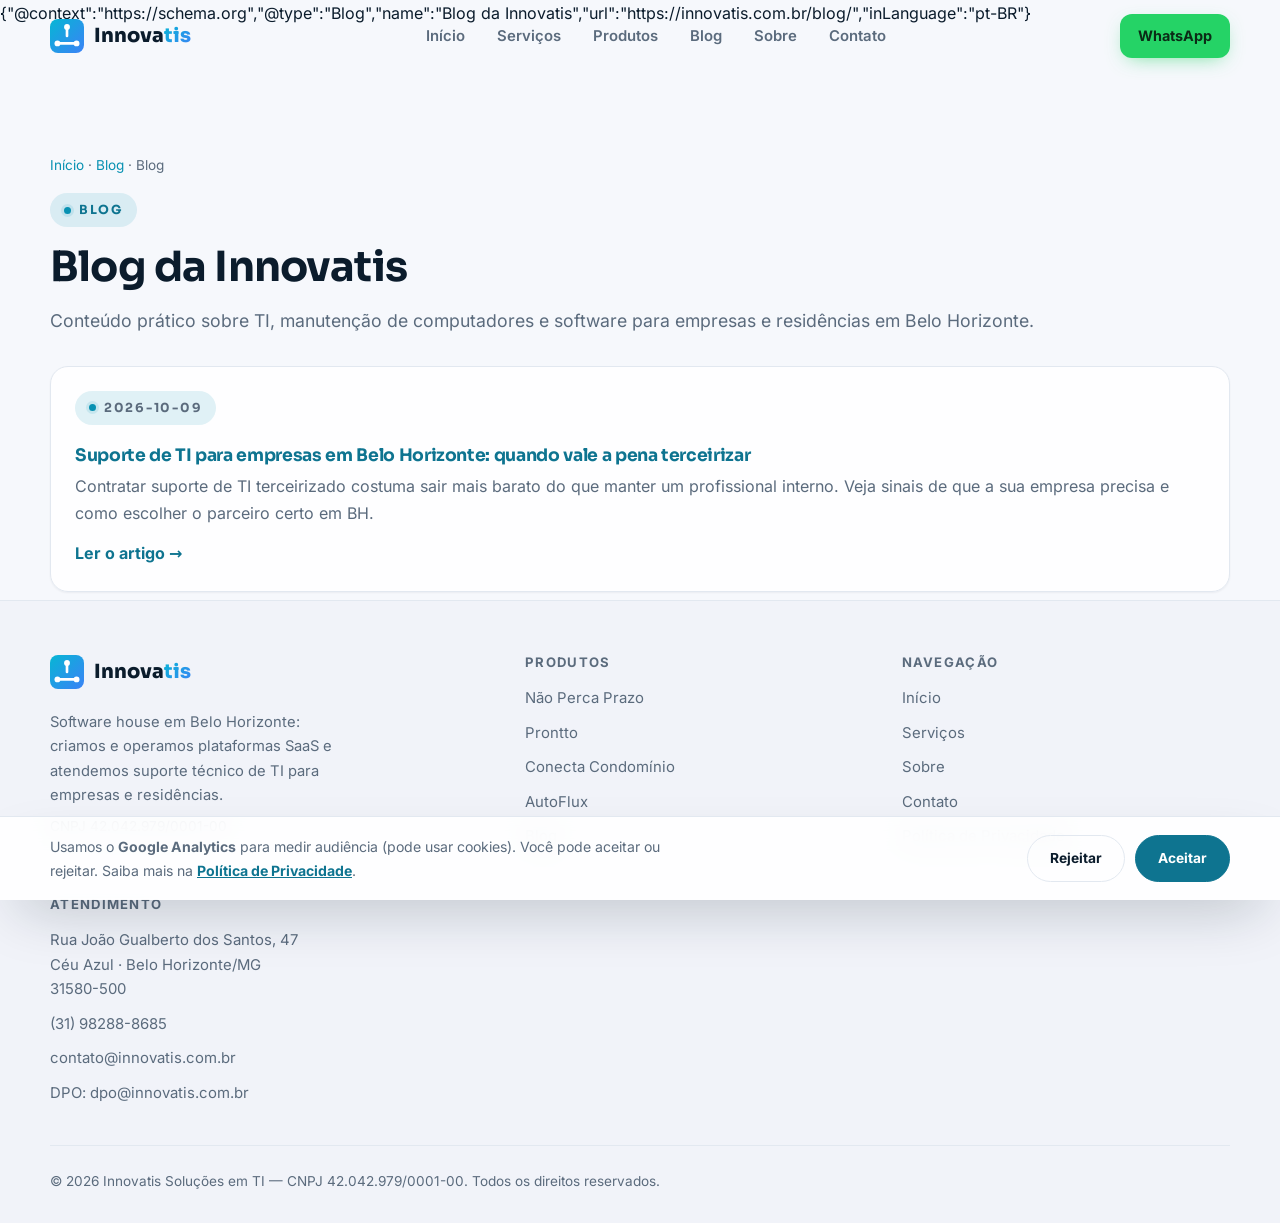
<file: blog/index.html>
<!DOCTYPE html>
<html lang="pt-BR">
<head>
<meta charset="UTF-8">
<meta name="viewport" content="width=device-width, initial-scale=1.0">
<title>Blog | Innovatis Soluções em TI — TI e software em Belo Horizonte</title>
<meta name="description" content="Artigos sobre suporte de TI, manutenção de computadores, segurança e software para empresas e residências em Belo Horizonte.">
<meta name="robots" content="index, follow, max-snippet:-1, max-image-preview:large">
<link rel="canonical" href="https://innovatis.com.br/blog/">
<meta property="og:type" content="article">
<meta property="og:locale" content="pt_BR">
<meta property="og:site_name" content="Innovatis Soluções em TI">
<meta property="og:title" content="Blog | Innovatis Soluções em TI — TI e software em Belo Horizonte">
<meta property="og:description" content="Artigos sobre suporte de TI, manutenção de computadores, segurança e software para empresas e residências em Belo Horizonte.">
<meta property="og:url" content="https://innovatis.com.br/blog/">
<meta property="og:image" content="https://innovatis.com.br/og-image.png">
<meta name="twitter:card" content="summary_large_image">
<link rel="icon" href="/favicon.ico" sizes="any">
<link rel="icon" type="image/svg+xml" href="/favicon.svg">
<link rel="apple-touch-icon" href="/apple-touch-icon.png">
<link rel="stylesheet" href="/styles.css">
<!-- Google tag (gtag.js) com Consent Mode v2 -->
<script>
  window.dataLayer = window.dataLayer || [];
  function gtag(){dataLayer.push(arguments);}
  gtag('consent', 'default', { ad_storage:'denied', ad_user_data:'denied', ad_personalization:'denied', analytics_storage:'denied', wait_for_update:500 });
  try { if (window.localStorage.getItem('innovatis-lgpd-consent') === 'accepted') { gtag('consent','update',{ad_storage:'granted',ad_user_data:'granted',ad_personalization:'granted',analytics_storage:'granted'}); } } catch (e) {}
</script>
<script async src="https://www.googletagmanager.com/gtag/js?id=G-0DYPJMRBHM"></script>
<script>
  gtag('js', new Date());
  gtag('config', 'G-0DYPJMRBHM');
</script>
<script type="application/ld+json">{"@context":"https://schema.org","@type":"BreadcrumbList","itemListElement":[{"@type":"ListItem","position":1,"name":"Início","item":"https://innovatis.com.br/"},{"@type":"ListItem","position":2,"name":"Blog","item":"https://innovatis.com.br/blog/"}]}</script>
{"@context":"https://schema.org","@type":"Blog","name":"Blog da Innovatis","url":"https://innovatis.com.br/blog/","inLanguage":"pt-BR"}
</head>
<body>
<header class="site-header" id="siteHeader">
  <div class="container">
    <a class="brand" href="/" aria-label="Innovatis Soluções em TI — início">
      <svg viewBox="0 0 64 64" aria-hidden="true"><defs><linearGradient id="lg-brand" x1="0" y1="0" x2="1" y2="1"><stop offset="0" stop-color="#06b6d4"/><stop offset="1" stop-color="#3b82f6"/></linearGradient></defs><rect width="64" height="64" rx="15" fill="url(#lg-brand)"/><g stroke="#fff" stroke-width="5" stroke-linecap="round"><path d="M32 20v12"/><path d="M14 46h36"/></g><g fill="#fff"><circle cx="32" cy="15" r="5.5"/><circle cx="14" cy="46" r="5.5"/><circle cx="50" cy="46" r="5.5"/></g></svg>
      <span>Innova<em>tis</em></span>
    </a>
    <button class="nav-toggle" id="navToggle" aria-expanded="false" aria-controls="navMenu" aria-label="Abrir menu">
      <svg class="ic-open" viewBox="0 0 24 24" fill="none" stroke="currentColor" stroke-width="2" stroke-linecap="round" aria-hidden="true"><path d="M3 6h18M3 12h18M3 18h18"/></svg>
      <svg class="ic-close" viewBox="0 0 24 24" fill="none" stroke="currentColor" stroke-width="2" stroke-linecap="round" aria-hidden="true"><path d="M6 6l12 12M18 6L6 18"/></svg>
    </button>
    <nav class="nav-links" id="navMenu" aria-label="Navegação principal">
      <a href="/">Início</a>
      <a href="/#servicos">Serviços</a>
      <a href="/produtos/">Produtos</a>
      <a href="/blog/">Blog</a>
      <a href="/sobre/">Sobre</a>
      <a href="/contato/">Contato</a>
    </nav>
    <a class="header-cta" href="https://wa.me/5531982888685?text=Ol%C3%A1%2C%20Innovatis!%20Preciso%20de%20suporte%20de%20TI." target="_blank" rel="noopener">WhatsApp</a>
  </div>
</header>
<main id="conteudo">
  <section class="section-pad lp-hero">
    <div class="container">
      <nav class="lp-crumb" aria-label="Trilha de navegação"><a href="/">Início</a> · <a href="/blog/">Blog</a> · <span>Blog</span></nav>
      <p class="eyebrow">Blog</p>
      <h1 class="section-title">Blog da Innovatis</h1>
      <p class="section-sub">Conteúdo prático sobre TI, manutenção de computadores e software para empresas e residências em Belo Horizonte.</p>
      <div class="lp-grid">
        <article class="lp-card">
          <p class="eyebrow" style="margin:0 0 6px">2026-10-09</p>
          <h3><a class="lp-link" href="/blog/suporte-de-ti-para-empresas-belo-horizonte/">Suporte de TI para empresas em Belo Horizonte: quando vale a pena terceirizar</a></h3>
          <p>Contratar suporte de TI terceirizado costuma sair mais barato do que manter um profissional interno. Veja sinais de que a sua empresa precisa e como escolher o parceiro certo em BH.</p>
          <a class="lp-link" href="/blog/suporte-de-ti-para-empresas-belo-horizonte/">Ler o artigo →</a>
        </article>
      </div>

    </div>
  </section>
</main>
<footer class="site-footer">
  <div class="container">
    <div class="footer-grid">
      <div class="footer-brand">
        <a class="brand" href="/" aria-label="Innovatis Soluções em TI">
          <svg viewBox="0 0 64 64" aria-hidden="true"><defs><linearGradient id="lg-brand" x1="0" y1="0" x2="1" y2="1"><stop offset="0" stop-color="#06b6d4"/><stop offset="1" stop-color="#3b82f6"/></linearGradient></defs><rect width="64" height="64" rx="15" fill="url(#lg-brand)"/><g stroke="#fff" stroke-width="5" stroke-linecap="round"><path d="M32 20v12"/><path d="M14 46h36"/></g><g fill="#fff"><circle cx="32" cy="15" r="5.5"/><circle cx="14" cy="46" r="5.5"/><circle cx="50" cy="46" r="5.5"/></g></svg>
          <span>Innova<em>tis</em></span>
        </a>
        <p>Software house em Belo Horizonte: criamos e operamos plataformas SaaS e atendemos suporte técnico de TI para empresas e residências.</p>
        <p class="footer-cnpj">CNPJ 42.042.979/0001-00</p>
      </div>
      <div class="footer-col">
        <h4>Produtos</h4>
        <ul>
          <li><a href="/produtos/nao-perca-prazo/">Não Perca Prazo</a></li>
          <li><a href="/produtos/prontto/">Prontto</a></li>
          <li><a href="/produtos/conecta-condominio/">Conecta Condomínio</a></li>
          <li><a href="/produtos/autoflux/">AutoFlux</a></li>
          <li><a href="/blog/">Blog</a></li>
        </ul>
      </div>
      <div class="footer-col">
        <h4>Navegação</h4>
        <ul>
          <li><a href="/">Início</a></li>
          <li><a href="/#servicos">Serviços</a></li>
          <li><a href="/sobre/">Sobre</a></li>
          <li><a href="/contato/">Contato</a></li>
          <li><a href="/#privacidade">Política de Privacidade</a></li>
        </ul>
      </div>
      <div class="footer-col">
        <h4>Atendimento</h4>
        <ul>
          <li><span>Rua João Gualberto dos Santos, 47<br>Céu Azul · Belo Horizonte/MG<br>31580-500</span></li>
          <li><a href="tel:+5531982888685">(31) 98288-8685</a></li>
          <li><a href="mailto:contato@innovatis.com.br">contato@innovatis.com.br</a></li>
          <li><a href="mailto:dpo@innovatis.com.br">DPO: dpo@innovatis.com.br</a></li>
        </ul>
      </div>
    </div>
    <div class="footer-bottom">
      <span>© 2026 Innovatis Soluções em TI — CNPJ 42.042.979/0001-00. Todos os direitos reservados.</span>
    </div>
  </div>
</footer>
<script>
  (function(){
    var t=document.getElementById('navToggle'), m=document.getElementById('navMenu');
    if(t&&m){t.addEventListener('click',function(){var o=m.classList.toggle('open');t.setAttribute('aria-expanded',o?'true':'false');});}
  })();
</script>
<div class="lgpd-banner" id="lgpdBanner" role="dialog" aria-live="polite" aria-label="Aviso de privacidade e consentimento" hidden>
  <div class="lgpd-inner">
    <p>Usamos o <strong>Google Analytics</strong> para medir audiência (pode usar cookies). Você pode aceitar ou rejeitar. Saiba mais na <a href="/#privacidade">Política de Privacidade</a>.</p>
    <div class="lgpd-actions">
      <button type="button" class="lgpd-reject" id="lgpdReject">Rejeitar</button>
      <button type="button" class="lgpd-accept" id="lgpdAccept">Aceitar</button>
    </div>
  </div>
</div>
<script>
(function(){
  var KEY='innovatis-lgpd-consent', b=document.getElementById('lgpdBanner');
  if(!b) return;
  var v=null; try{v=localStorage.getItem(KEY);}catch(e){}
  if(!v){ b.hidden=false; requestAnimationFrame(function(){b.classList.add('is-visible');}); }
  function close(val){ try{localStorage.setItem(KEY,val);}catch(e){} if(typeof gtag==='function'){var s=val==='accepted'?'granted':'denied';gtag('consent','update',{ad_storage:s,ad_user_data:s,ad_personalization:s,analytics_storage:s});} b.classList.remove('is-visible'); setTimeout(function(){b.hidden=true;},400); }
  document.getElementById('lgpdAccept').addEventListener('click',function(){close('accepted');});
  document.getElementById('lgpdReject').addEventListener('click',function(){close('rejected');});
})();
</script>
</body>
</html>
</file>
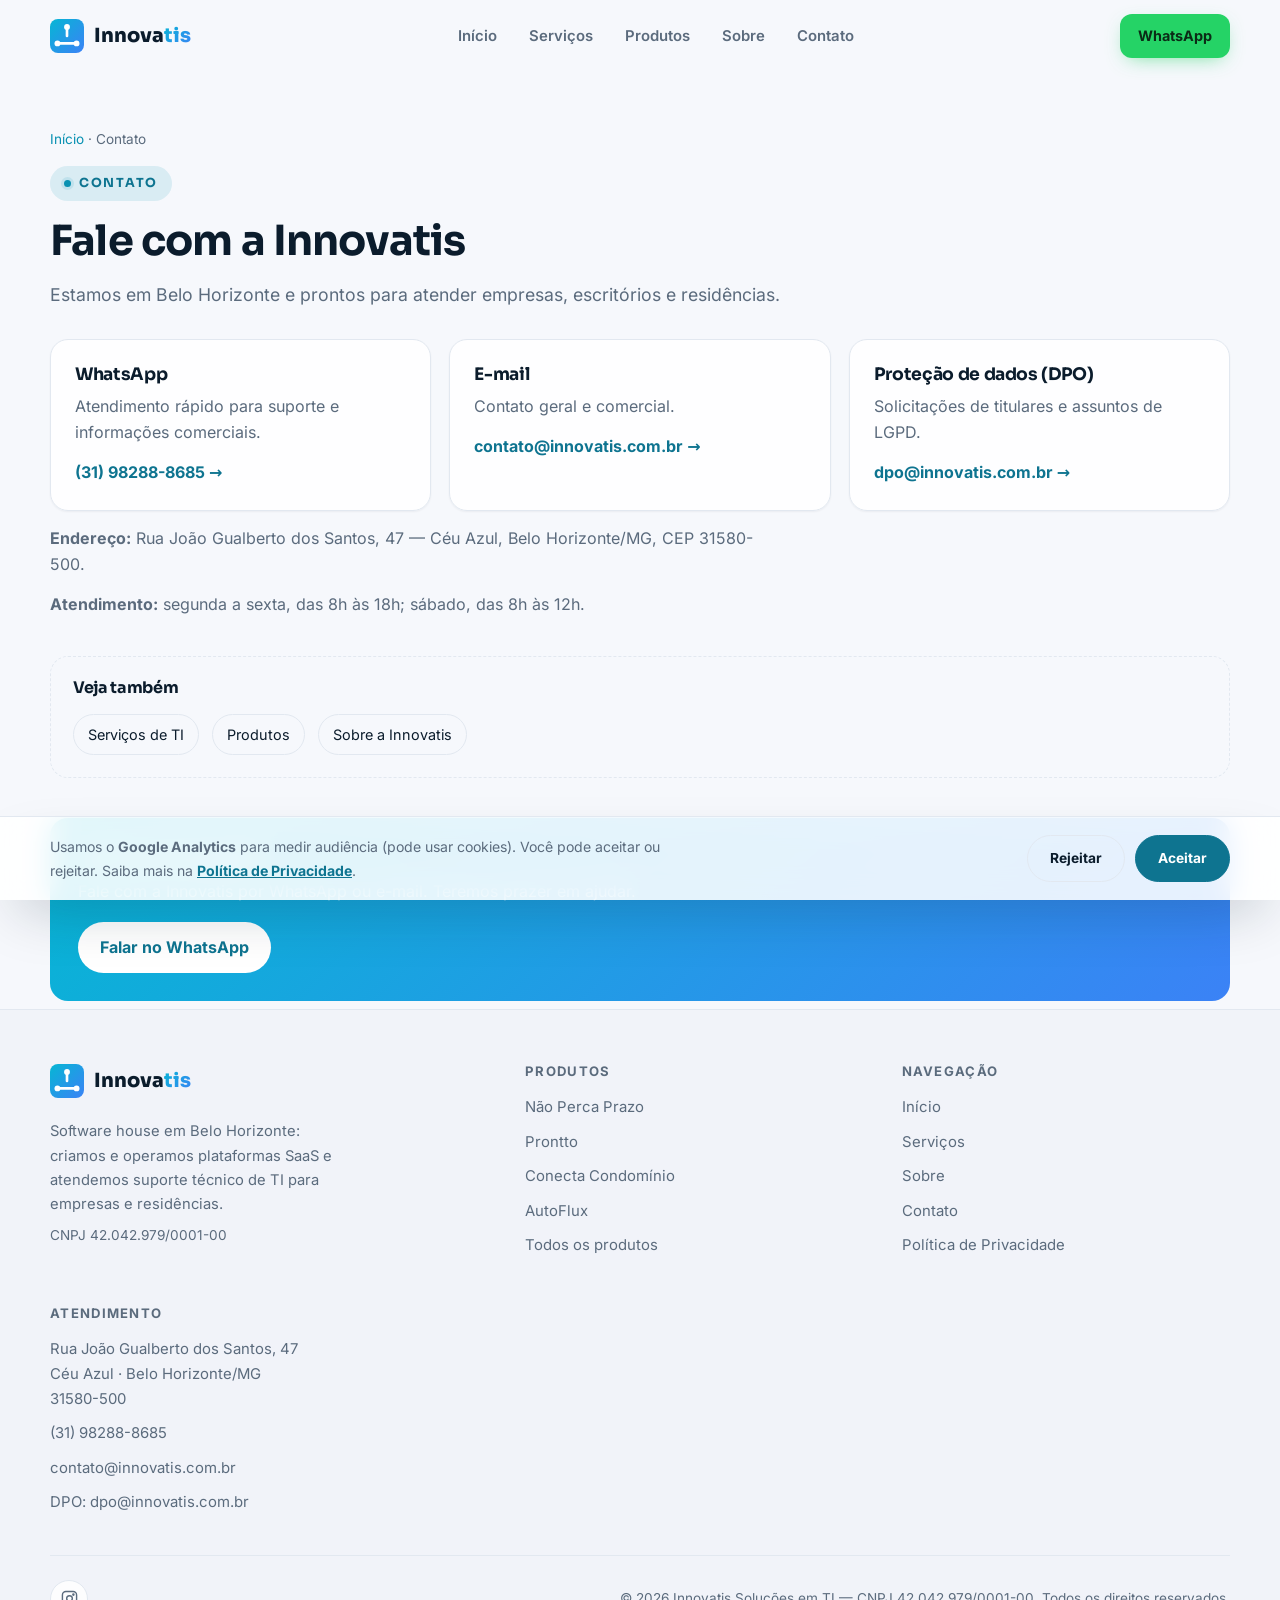
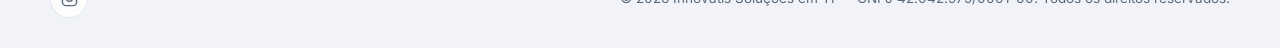
<file: contato/index.html>
<!DOCTYPE html>
<html lang="pt-BR">
<head>
<meta charset="UTF-8">
<meta name="viewport" content="width=device-width, initial-scale=1.0">
<title>Contato | Innovatis Soluções em TI em Belo Horizonte</title>
<meta name="description" content="Fale com a Innovatis Soluções em TI: WhatsApp (31) 98288-8685, e-mail contato@innovatis.com.br e DPO dpo@innovatis.com.br. Belo Horizonte/MG.">
<meta name="robots" content="index, follow, max-snippet:-1, max-image-preview:large, max-video-preview:-1">
<meta name="theme-color" content="#0e7490">
<link rel="canonical" href="https://innovatis.com.br/contato/">
<link rel="alternate" hreflang="pt-BR" href="https://innovatis.com.br/contato/">
<link rel="alternate" hreflang="x-default" href="https://innovatis.com.br/contato/">
<meta property="og:type" content="website">
<meta property="og:locale" content="pt_BR">
<meta property="og:site_name" content="Innovatis Soluções em TI">
<meta property="og:title" content="Contato | Innovatis Soluções em TI em Belo Horizonte">
<meta property="og:description" content="Fale com a Innovatis Soluções em TI: WhatsApp (31) 98288-8685, e-mail contato@innovatis.com.br e DPO dpo@innovatis.com.br. Belo Horizonte/MG.">
<meta property="og:url" content="https://innovatis.com.br/contato/">
<meta property="og:image" content="https://innovatis.com.br/og-image.png">
<meta property="og:image:width" content="1200">
<meta property="og:image:height" content="630">
<meta property="og:image:alt" content="Innovatis Soluções em TI">
<meta name="twitter:card" content="summary_large_image">
<meta name="twitter:title" content="Contato | Innovatis Soluções em TI em Belo Horizonte">
<meta name="twitter:description" content="Fale com a Innovatis Soluções em TI: WhatsApp (31) 98288-8685, e-mail contato@innovatis.com.br e DPO dpo@innovatis.com.br. Belo Horizonte/MG.">
<meta name="twitter:image" content="https://innovatis.com.br/og-image.png">
<link rel="icon" href="/favicon.ico" sizes="any">
<link rel="icon" type="image/svg+xml" href="/favicon.svg">
<link rel="icon" type="image/png" sizes="32x32" href="/favicon-32.png">
<link rel="apple-touch-icon" href="/apple-touch-icon.png">
<link rel="stylesheet" href="/styles.css">
<script type="application/ld+json">{"@context":"https://schema.org","@type":"BreadcrumbList","itemListElement":[{"@type":"ListItem","position":1,"name":"Início","item":"https://innovatis.com.br/"},{"@type":"ListItem","position":2,"name":"Contato","item":"https://innovatis.com.br/contato/"}]}</script>

<!-- Google tag (gtag.js) com Consent Mode v2 -->
<script>
  window.dataLayer = window.dataLayer || [];
  function gtag(){dataLayer.push(arguments);}
  gtag('consent', 'default', { ad_storage:'denied', ad_user_data:'denied', ad_personalization:'denied', analytics_storage:'denied', wait_for_update:500 });
  try { if (window.localStorage.getItem('innovatis-lgpd-consent') === 'accepted') { gtag('consent','update',{ad_storage:'granted',ad_user_data:'granted',ad_personalization:'granted',analytics_storage:'granted'}); } } catch (e) {}
</script>
<script async src="https://www.googletagmanager.com/gtag/js?id=G-0DYPJMRBHM"></script>
<script>
  gtag('js', new Date());
  gtag('config', 'G-0DYPJMRBHM');
</script>
</head>
<body>
<header class="site-header" id="siteHeader">
  <div class="container">
    <a class="brand" href="/" aria-label="Innovatis Soluções em TI — início">
      <svg viewBox="0 0 64 64" aria-hidden="true"><defs><linearGradient id="lg-brand" x1="0" y1="0" x2="1" y2="1"><stop offset="0" stop-color="#06b6d4"/><stop offset="1" stop-color="#3b82f6"/></linearGradient></defs><rect width="64" height="64" rx="15" fill="url(#lg-brand)"/><g stroke="#fff" stroke-width="5" stroke-linecap="round"><path d="M32 20v12"/><path d="M14 46h36"/></g><g fill="#fff"><circle cx="32" cy="15" r="5.5"/><circle cx="14" cy="46" r="5.5"/><circle cx="50" cy="46" r="5.5"/></g></svg>
      <span>Innova<em>tis</em></span>
    </a>
    <button class="nav-toggle" id="navToggle" aria-expanded="false" aria-controls="navMenu" aria-label="Abrir menu">
      <svg class="ic-open" viewBox="0 0 24 24" fill="none" stroke="currentColor" stroke-width="2" stroke-linecap="round" aria-hidden="true"><path d="M3 6h18M3 12h18M3 18h18"/></svg>
      <svg class="ic-close" viewBox="0 0 24 24" fill="none" stroke="currentColor" stroke-width="2" stroke-linecap="round" aria-hidden="true"><path d="M6 6l12 12M18 6L6 18"/></svg>
    </button>
    <nav class="nav-links" id="navMenu" aria-label="Navegação principal">
      <a href="/">Início</a>
      <a href="/#servicos">Serviços</a>
      <a href="/produtos/">Produtos</a>
      <a href="/sobre/">Sobre</a>
      <a href="/contato/">Contato</a>
    </nav>
    <a class="header-cta" href="https://wa.me/5531982888685?text=Ol%C3%A1%2C%20Innovatis!%20Preciso%20de%20suporte%20de%20TI." target="_blank" rel="noopener">WhatsApp</a>
  </div>
</header>
<main id="conteudo">
  <section class="section-pad lp-hero">
    <div class="container">
      <nav class="lp-crumb" aria-label="Trilha de navegação"><a href="/">Início</a> · <span>Contato</span></nav>
      <p class="eyebrow">Contato</p>
      <h1 class="section-title">Fale com a Innovatis</h1>
      <p class="section-sub">Estamos em Belo Horizonte e prontos para atender empresas, escritórios e residências.</p>
      <div class="lp-grid">
        <article class="lp-card">
          <h3>WhatsApp</h3>
          <p>Atendimento rápido para suporte e informações comerciais.</p>
          <a class="lp-link" href="https://wa.me/5531982888685?text=Ol%C3%A1%2C%20Innovatis!%20Preciso%20de%20suporte%20de%20TI." target="_blank" rel="noopener">(31) 98288-8685 →</a>
        </article>
        <article class="lp-card">
          <h3>E-mail</h3>
          <p>Contato geral e comercial.</p>
          <a class="lp-link" href="mailto:contato@innovatis.com.br">contato@innovatis.com.br →</a>
        </article>
        <article class="lp-card">
          <h3>Proteção de dados (DPO)</h3>
          <p>Solicitações de titulares e assuntos de LGPD.</p>
          <a class="lp-link" href="mailto:dpo@innovatis.com.br">dpo@innovatis.com.br →</a>
        </article>
      </div>
      <div class="lp-prose">
        <p><strong>Endereço:</strong> Rua João Gualberto dos Santos, 47 — Céu Azul, Belo Horizonte/MG, CEP 31580-500.</p>
        <p><strong>Atendimento:</strong> segunda a sexta, das 8h às 18h; sábado, das 8h às 12h.</p>
      </div>
      <div class="lp-related">
        <h3>Veja também</h3>
        <a href="/">Serviços de TI</a>
        <a href="/produtos/">Produtos</a>
        <a href="/sobre/">Sobre a Innovatis</a>
      </div>
      <div class="lp-cta">
        <h3>Vamos conversar?</h3>
        <p>Fale com a Innovatis por WhatsApp ou e-mail. Teremos prazer em ajudar.</p>
        <a href="https://wa.me/5531982888685?text=Ol%C3%A1%2C%20Innovatis!%20Preciso%20de%20suporte%20de%20TI." target="_blank" rel="noopener">Falar no WhatsApp</a>
      </div>
    </div>
  </section>
</main>
<footer class="site-footer">
  <div class="container">
    <div class="footer-grid">
      <div class="footer-brand">
        <a class="brand" href="/" aria-label="Innovatis Soluções em TI">
          <svg viewBox="0 0 64 64" aria-hidden="true"><defs><linearGradient id="lg-brand-f" x1="0" y1="0" x2="1" y2="1"><stop offset="0" stop-color="#06b6d4"/><stop offset="1" stop-color="#3b82f6"/></linearGradient></defs><rect width="64" height="64" rx="15" fill="url(#lg-brand-f)"/><g stroke="#fff" stroke-width="5" stroke-linecap="round"><path d="M32 20v12"/><path d="M14 46h36"/></g><g fill="#fff"><circle cx="32" cy="15" r="5.5"/><circle cx="14" cy="46" r="5.5"/><circle cx="50" cy="46" r="5.5"/></g></svg>
          <span>Innova<em>tis</em></span>
        </a>
        <p>Software house em Belo Horizonte: criamos e operamos plataformas SaaS e atendemos suporte técnico de TI para empresas e residências.</p>
        <p class="footer-cnpj">CNPJ 42.042.979/0001-00</p>
      </div>
      <div class="footer-col">
        <h4>Produtos</h4>
        <ul>
          <li><a href="/produtos/nao-perca-prazo/">Não Perca Prazo</a></li>
          <li><a href="/produtos/prontto/">Prontto</a></li>
          <li><a href="/produtos/conecta-condominio/">Conecta Condomínio</a></li>
          <li><a href="/produtos/autoflux/">AutoFlux</a></li>
          <li><a href="/produtos/">Todos os produtos</a></li>
        </ul>
      </div>
      <div class="footer-col">
        <h4>Navegação</h4>
        <ul>
          <li><a href="/">Início</a></li>
          <li><a href="/#servicos">Serviços</a></li>
          <li><a href="/sobre/">Sobre</a></li>
          <li><a href="/contato/">Contato</a></li>
          <li><a href="/#privacidade">Política de Privacidade</a></li>
        </ul>
      </div>
      <div class="footer-col">
        <h4>Atendimento</h4>
        <ul>
          <li><span>Rua João Gualberto dos Santos, 47<br>Céu Azul · Belo Horizonte/MG<br>31580-500</span></li>
          <li><a href="tel:+5531982888685">(31) 98288-8685</a></li>
          <li><a href="mailto:contato@innovatis.com.br">contato@innovatis.com.br</a></li>
          <li><a href="mailto:dpo@innovatis.com.br">DPO: dpo@innovatis.com.br</a></li>
        </ul>
      </div>
    </div>
    <div class="footer-bottom">
      <div class="socials" aria-label="Redes sociais">
        <a href="https://www.instagram.com/innovatis.solucoes" target="_blank" rel="noopener" aria-label="Instagram da Innovatis"><svg viewBox="0 0 24 24" fill="none" stroke="currentColor" stroke-width="2" stroke-linecap="round"><rect x="2" y="2" width="20" height="20" rx="5"/><circle cx="12" cy="12" r="4"/><circle cx="17.5" cy="6.5" r=".8" fill="currentColor"/></svg></a>
      </div>
      <span>© 2026 Innovatis Soluções em TI — CNPJ 42.042.979/0001-00. Todos os direitos reservados.</span>
    </div>
  </div>
</footer>
<script>
  (function(){
    var t=document.getElementById('navToggle'), m=document.getElementById('navMenu');
    if(t&&m){t.addEventListener('click',function(){var o=m.classList.toggle('open');t.setAttribute('aria-expanded',o?'true':'false');});}
  })();
</script>
<div class="lgpd-banner" id="lgpdBanner" role="dialog" aria-live="polite" aria-label="Aviso de privacidade e consentimento" hidden>
  <div class="lgpd-inner">
    <p>Usamos o <strong>Google Analytics</strong> para medir audiência (pode usar cookies). Você pode aceitar ou rejeitar. Saiba mais na <a href="/#privacidade">Política de Privacidade</a>.</p>
    <div class="lgpd-actions">
      <button type="button" class="lgpd-reject" id="lgpdReject">Rejeitar</button>
      <button type="button" class="lgpd-accept" id="lgpdAccept">Aceitar</button>
    </div>
  </div>
</div>
<script>
(function(){
  var KEY='innovatis-lgpd-consent', b=document.getElementById('lgpdBanner');
  if(!b) return;
  var v=null; try{v=localStorage.getItem(KEY);}catch(e){}
  if(!v){ b.hidden=false; requestAnimationFrame(function(){b.classList.add('is-visible');}); }
  function close(val){ try{localStorage.setItem(KEY,val);}catch(e){} if(typeof gtag==='function'){var s=val==='accepted'?'granted':'denied';gtag('consent','update',{ad_storage:s,ad_user_data:s,ad_personalization:s,analytics_storage:s});} b.classList.remove('is-visible'); setTimeout(function(){b.hidden=true;},400); }
  document.getElementById('lgpdAccept').addEventListener('click',function(){close('accepted');});
  document.getElementById('lgpdReject').addEventListener('click',function(){close('rejected');});
})();
</script>
</body>
</html>
</file>
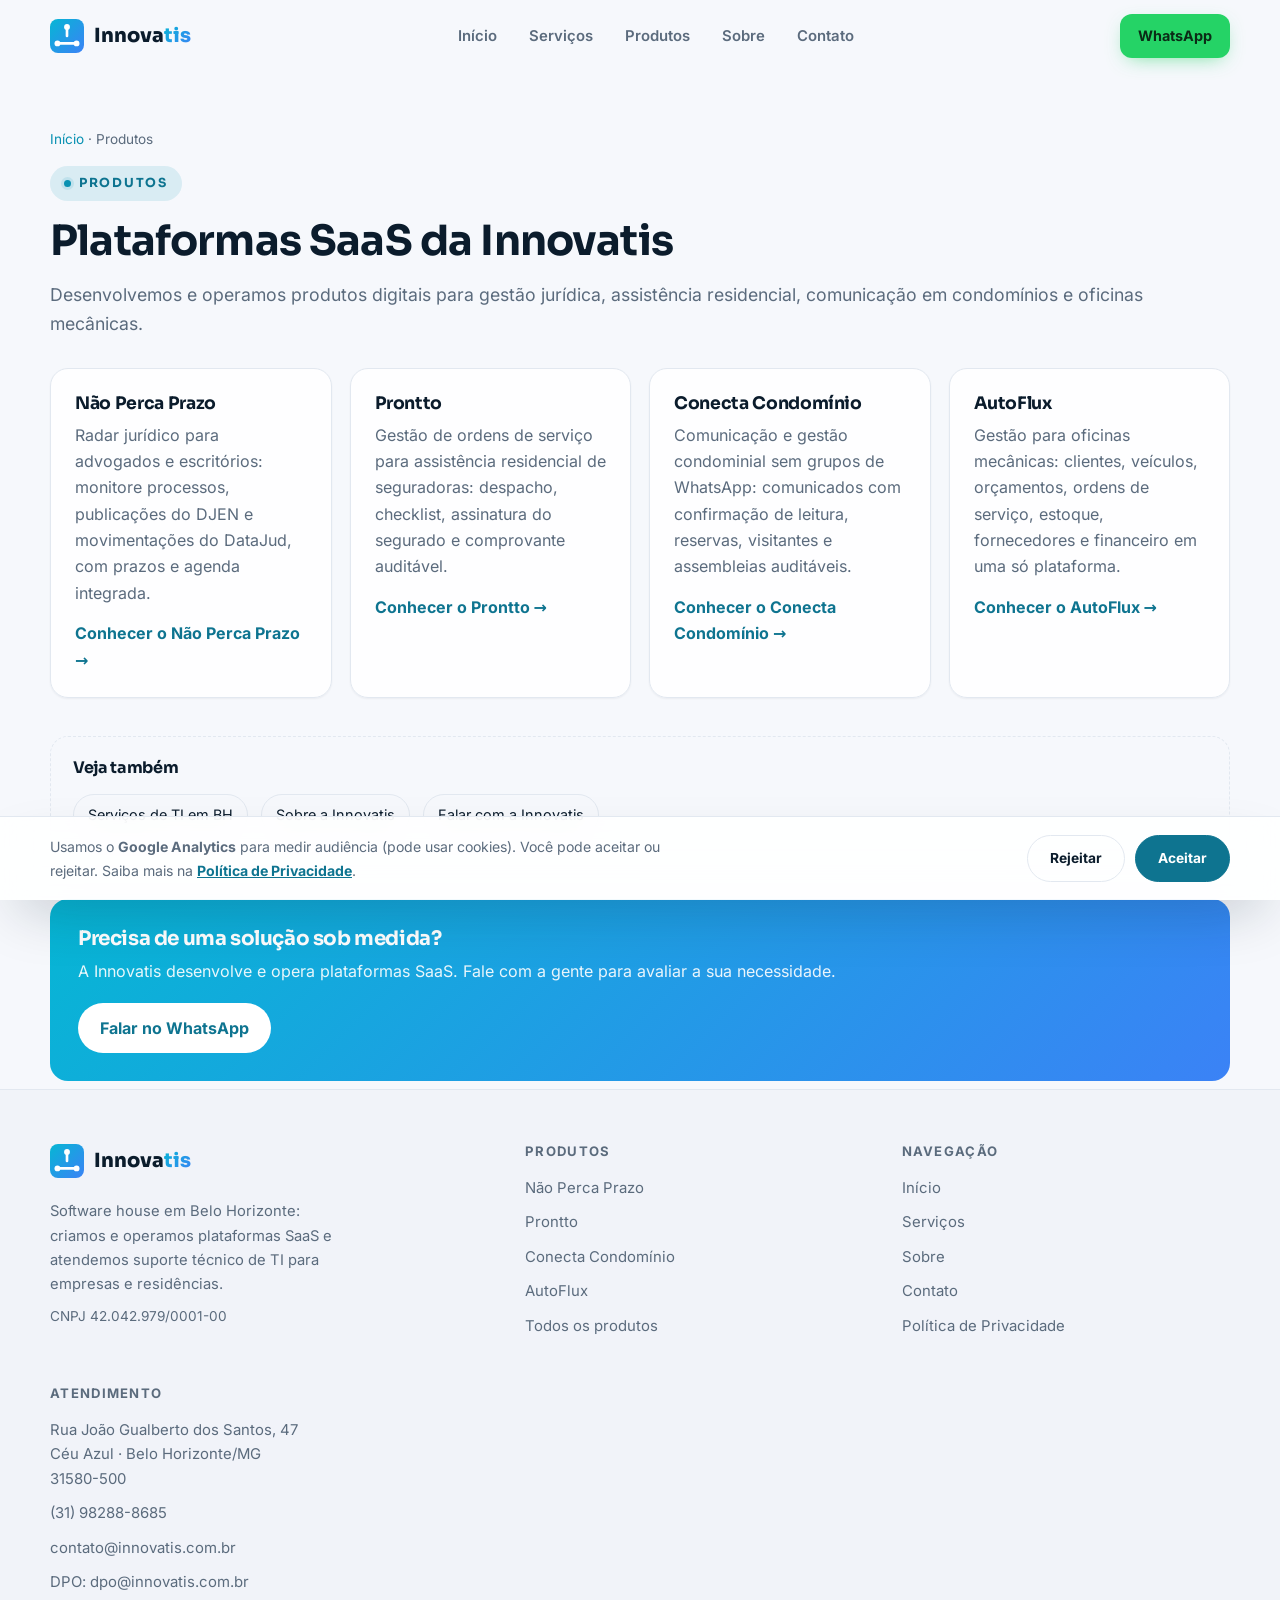
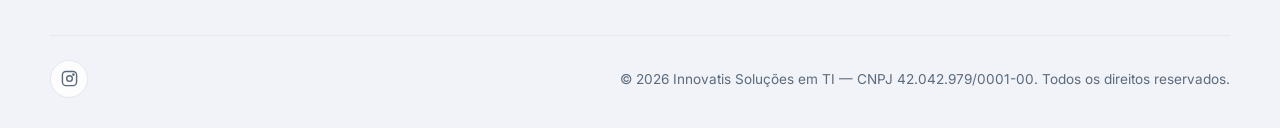
<file: produtos/index.html>
<!DOCTYPE html>
<html lang="pt-BR">
<head>
<meta charset="UTF-8">
<meta name="viewport" content="width=device-width, initial-scale=1.0">
<title>Produtos | Software SaaS da Innovatis Soluções em TI</title>
<meta name="description" content="Conheça as plataformas SaaS da Innovatis: Não Perca Prazo (radar jurídico), Prontto (ordens de serviço para assistência residencial), Conecta Condomínio (comunicação condominial) e AutoFlux (gestão de oficinas mecânicas).">
<meta name="robots" content="index, follow, max-snippet:-1, max-image-preview:large, max-video-preview:-1">
<meta name="theme-color" content="#0e7490">
<link rel="canonical" href="https://innovatis.com.br/produtos/">
<link rel="alternate" hreflang="pt-BR" href="https://innovatis.com.br/produtos/">
<link rel="alternate" hreflang="x-default" href="https://innovatis.com.br/produtos/">
<meta property="og:type" content="website">
<meta property="og:locale" content="pt_BR">
<meta property="og:site_name" content="Innovatis Soluções em TI">
<meta property="og:title" content="Produtos | Software SaaS da Innovatis Soluções em TI">
<meta property="og:description" content="Conheça as plataformas SaaS da Innovatis: Não Perca Prazo (radar jurídico), Prontto (ordens de serviço para assistência residencial), Conecta Condomínio (comunicação condominial) e AutoFlux (gestão de oficinas mecânicas).">
<meta property="og:url" content="https://innovatis.com.br/produtos/">
<meta property="og:image" content="https://innovatis.com.br/og-image.png">
<meta property="og:image:width" content="1200">
<meta property="og:image:height" content="630">
<meta property="og:image:alt" content="Innovatis Soluções em TI">
<meta name="twitter:card" content="summary_large_image">
<meta name="twitter:title" content="Produtos | Software SaaS da Innovatis Soluções em TI">
<meta name="twitter:description" content="Conheça as plataformas SaaS da Innovatis: Não Perca Prazo (radar jurídico), Prontto (ordens de serviço para assistência residencial), Conecta Condomínio (comunicação condominial) e AutoFlux (gestão de oficinas mecânicas).">
<meta name="twitter:image" content="https://innovatis.com.br/og-image.png">
<link rel="icon" href="/favicon.ico" sizes="any">
<link rel="icon" type="image/svg+xml" href="/favicon.svg">
<link rel="icon" type="image/png" sizes="32x32" href="/favicon-32.png">
<link rel="apple-touch-icon" href="/apple-touch-icon.png">
<link rel="stylesheet" href="/styles.css">
<script type="application/ld+json">{"@context":"https://schema.org","@type":"BreadcrumbList","itemListElement":[{"@type":"ListItem","position":1,"name":"Início","item":"https://innovatis.com.br/"},{"@type":"ListItem","position":2,"name":"Produtos","item":"https://innovatis.com.br/produtos/"}]}</script>

<!-- Google tag (gtag.js) com Consent Mode v2 -->
<script>
  window.dataLayer = window.dataLayer || [];
  function gtag(){dataLayer.push(arguments);}
  gtag('consent', 'default', { ad_storage:'denied', ad_user_data:'denied', ad_personalization:'denied', analytics_storage:'denied', wait_for_update:500 });
  try { if (window.localStorage.getItem('innovatis-lgpd-consent') === 'accepted') { gtag('consent','update',{ad_storage:'granted',ad_user_data:'granted',ad_personalization:'granted',analytics_storage:'granted'}); } } catch (e) {}
</script>
<script async src="https://www.googletagmanager.com/gtag/js?id=G-0DYPJMRBHM"></script>
<script>
  gtag('js', new Date());
  gtag('config', 'G-0DYPJMRBHM');
</script>
</head>
<body>
<header class="site-header" id="siteHeader">
  <div class="container">
    <a class="brand" href="/" aria-label="Innovatis Soluções em TI — início">
      <svg viewBox="0 0 64 64" aria-hidden="true"><defs><linearGradient id="lg-brand" x1="0" y1="0" x2="1" y2="1"><stop offset="0" stop-color="#06b6d4"/><stop offset="1" stop-color="#3b82f6"/></linearGradient></defs><rect width="64" height="64" rx="15" fill="url(#lg-brand)"/><g stroke="#fff" stroke-width="5" stroke-linecap="round"><path d="M32 20v12"/><path d="M14 46h36"/></g><g fill="#fff"><circle cx="32" cy="15" r="5.5"/><circle cx="14" cy="46" r="5.5"/><circle cx="50" cy="46" r="5.5"/></g></svg>
      <span>Innova<em>tis</em></span>
    </a>
    <button class="nav-toggle" id="navToggle" aria-expanded="false" aria-controls="navMenu" aria-label="Abrir menu">
      <svg class="ic-open" viewBox="0 0 24 24" fill="none" stroke="currentColor" stroke-width="2" stroke-linecap="round" aria-hidden="true"><path d="M3 6h18M3 12h18M3 18h18"/></svg>
      <svg class="ic-close" viewBox="0 0 24 24" fill="none" stroke="currentColor" stroke-width="2" stroke-linecap="round" aria-hidden="true"><path d="M6 6l12 12M18 6L6 18"/></svg>
    </button>
    <nav class="nav-links" id="navMenu" aria-label="Navegação principal">
      <a href="/">Início</a>
      <a href="/#servicos">Serviços</a>
      <a href="/produtos/">Produtos</a>
      <a href="/sobre/">Sobre</a>
      <a href="/contato/">Contato</a>
    </nav>
    <a class="header-cta" href="https://wa.me/5531982888685?text=Ol%C3%A1%2C%20Innovatis!%20Preciso%20de%20suporte%20de%20TI." target="_blank" rel="noopener">WhatsApp</a>
  </div>
</header>
<main id="conteudo">
  <section class="section-pad lp-hero">
    <div class="container">
      <nav class="lp-crumb" aria-label="Trilha de navegação"><a href="/">Início</a> · <span>Produtos</span></nav>
      <p class="eyebrow">Produtos</p>
      <h1 class="section-title">Plataformas SaaS da Innovatis</h1>
      <p class="section-sub">Desenvolvemos e operamos produtos digitais para gestão jurídica, assistência residencial, comunicação em condomínios e oficinas mecânicas.</p>
      <div class="lp-grid">
        <article class="lp-card">
          <h3>Não Perca Prazo</h3>
          <p>Radar jurídico para advogados e escritórios: monitore processos, publicações do DJEN e movimentações do DataJud, com prazos e agenda integrada.</p>
          <a class="lp-link" href="/produtos/nao-perca-prazo/">Conhecer o Não Perca Prazo →</a>
        </article>
        <article class="lp-card">
          <h3>Prontto</h3>
          <p>Gestão de ordens de serviço para assistência residencial de seguradoras: despacho, checklist, assinatura do segurado e comprovante auditável.</p>
          <a class="lp-link" href="/produtos/prontto/">Conhecer o Prontto →</a>
        </article>
        <article class="lp-card">
          <h3>Conecta Condomínio</h3>
          <p>Comunicação e gestão condominial sem grupos de WhatsApp: comunicados com confirmação de leitura, reservas, visitantes e assembleias auditáveis.</p>
          <a class="lp-link" href="/produtos/conecta-condominio/">Conhecer o Conecta Condomínio →</a>
        </article>
        <article class="lp-card">
          <h3>AutoFlux</h3>
          <p>Gestão para oficinas mecânicas: clientes, veículos, orçamentos, ordens de serviço, estoque, fornecedores e financeiro em uma só plataforma.</p>
          <a class="lp-link" href="/produtos/autoflux/">Conhecer o AutoFlux →</a>
        </article>
      </div>
      <div class="lp-related">
        <h3>Veja também</h3>
        <a href="/#servicos">Serviços de TI em BH</a>
        <a href="/sobre/">Sobre a Innovatis</a>
        <a href="/contato/">Falar com a Innovatis</a>
      </div>
      <div class="lp-cta">
        <h3>Precisa de uma solução sob medida?</h3>
        <p>A Innovatis desenvolve e opera plataformas SaaS. Fale com a gente para avaliar a sua necessidade.</p>
        <a href="https://wa.me/5531982888685?text=Ol%C3%A1%2C%20Innovatis!%20Preciso%20de%20suporte%20de%20TI." target="_blank" rel="noopener">Falar no WhatsApp</a>
      </div>
    </div>
  </section>
</main>
<footer class="site-footer">
  <div class="container">
    <div class="footer-grid">
      <div class="footer-brand">
        <a class="brand" href="/" aria-label="Innovatis Soluções em TI">
          <svg viewBox="0 0 64 64" aria-hidden="true"><defs><linearGradient id="lg-brand-f" x1="0" y1="0" x2="1" y2="1"><stop offset="0" stop-color="#06b6d4"/><stop offset="1" stop-color="#3b82f6"/></linearGradient></defs><rect width="64" height="64" rx="15" fill="url(#lg-brand-f)"/><g stroke="#fff" stroke-width="5" stroke-linecap="round"><path d="M32 20v12"/><path d="M14 46h36"/></g><g fill="#fff"><circle cx="32" cy="15" r="5.5"/><circle cx="14" cy="46" r="5.5"/><circle cx="50" cy="46" r="5.5"/></g></svg>
          <span>Innova<em>tis</em></span>
        </a>
        <p>Software house em Belo Horizonte: criamos e operamos plataformas SaaS e atendemos suporte técnico de TI para empresas e residências.</p>
        <p class="footer-cnpj">CNPJ 42.042.979/0001-00</p>
      </div>
      <div class="footer-col">
        <h4>Produtos</h4>
        <ul>
          <li><a href="/produtos/nao-perca-prazo/">Não Perca Prazo</a></li>
          <li><a href="/produtos/prontto/">Prontto</a></li>
          <li><a href="/produtos/conecta-condominio/">Conecta Condomínio</a></li>
          <li><a href="/produtos/autoflux/">AutoFlux</a></li>
          <li><a href="/produtos/">Todos os produtos</a></li>
        </ul>
      </div>
      <div class="footer-col">
        <h4>Navegação</h4>
        <ul>
          <li><a href="/">Início</a></li>
          <li><a href="/#servicos">Serviços</a></li>
          <li><a href="/sobre/">Sobre</a></li>
          <li><a href="/contato/">Contato</a></li>
          <li><a href="/#privacidade">Política de Privacidade</a></li>
        </ul>
      </div>
      <div class="footer-col">
        <h4>Atendimento</h4>
        <ul>
          <li><span>Rua João Gualberto dos Santos, 47<br>Céu Azul · Belo Horizonte/MG<br>31580-500</span></li>
          <li><a href="tel:+5531982888685">(31) 98288-8685</a></li>
          <li><a href="mailto:contato@innovatis.com.br">contato@innovatis.com.br</a></li>
          <li><a href="mailto:dpo@innovatis.com.br">DPO: dpo@innovatis.com.br</a></li>
        </ul>
      </div>
    </div>
    <div class="footer-bottom">
      <div class="socials" aria-label="Redes sociais">
        <a href="https://www.instagram.com/innovatis.solucoes" target="_blank" rel="noopener" aria-label="Instagram da Innovatis"><svg viewBox="0 0 24 24" fill="none" stroke="currentColor" stroke-width="2" stroke-linecap="round"><rect x="2" y="2" width="20" height="20" rx="5"/><circle cx="12" cy="12" r="4"/><circle cx="17.5" cy="6.5" r=".8" fill="currentColor"/></svg></a>
      </div>
      <span>© 2026 Innovatis Soluções em TI — CNPJ 42.042.979/0001-00. Todos os direitos reservados.</span>
    </div>
  </div>
</footer>
<script>
  (function(){
    var t=document.getElementById('navToggle'), m=document.getElementById('navMenu');
    if(t&&m){t.addEventListener('click',function(){var o=m.classList.toggle('open');t.setAttribute('aria-expanded',o?'true':'false');});}
  })();
</script>
<div class="lgpd-banner" id="lgpdBanner" role="dialog" aria-live="polite" aria-label="Aviso de privacidade e consentimento" hidden>
  <div class="lgpd-inner">
    <p>Usamos o <strong>Google Analytics</strong> para medir audiência (pode usar cookies). Você pode aceitar ou rejeitar. Saiba mais na <a href="/#privacidade">Política de Privacidade</a>.</p>
    <div class="lgpd-actions">
      <button type="button" class="lgpd-reject" id="lgpdReject">Rejeitar</button>
      <button type="button" class="lgpd-accept" id="lgpdAccept">Aceitar</button>
    </div>
  </div>
</div>
<script>
(function(){
  var KEY='innovatis-lgpd-consent', b=document.getElementById('lgpdBanner');
  if(!b) return;
  var v=null; try{v=localStorage.getItem(KEY);}catch(e){}
  if(!v){ b.hidden=false; requestAnimationFrame(function(){b.classList.add('is-visible');}); }
  function close(val){ try{localStorage.setItem(KEY,val);}catch(e){} if(typeof gtag==='function'){var s=val==='accepted'?'granted':'denied';gtag('consent','update',{ad_storage:s,ad_user_data:s,ad_personalization:s,analytics_storage:s});} b.classList.remove('is-visible'); setTimeout(function(){b.hidden=true;},400); }
  document.getElementById('lgpdAccept').addEventListener('click',function(){close('accepted');});
  document.getElementById('lgpdReject').addEventListener('click',function(){close('rejected');});
})();
</script>
</body>
</html>
</file>
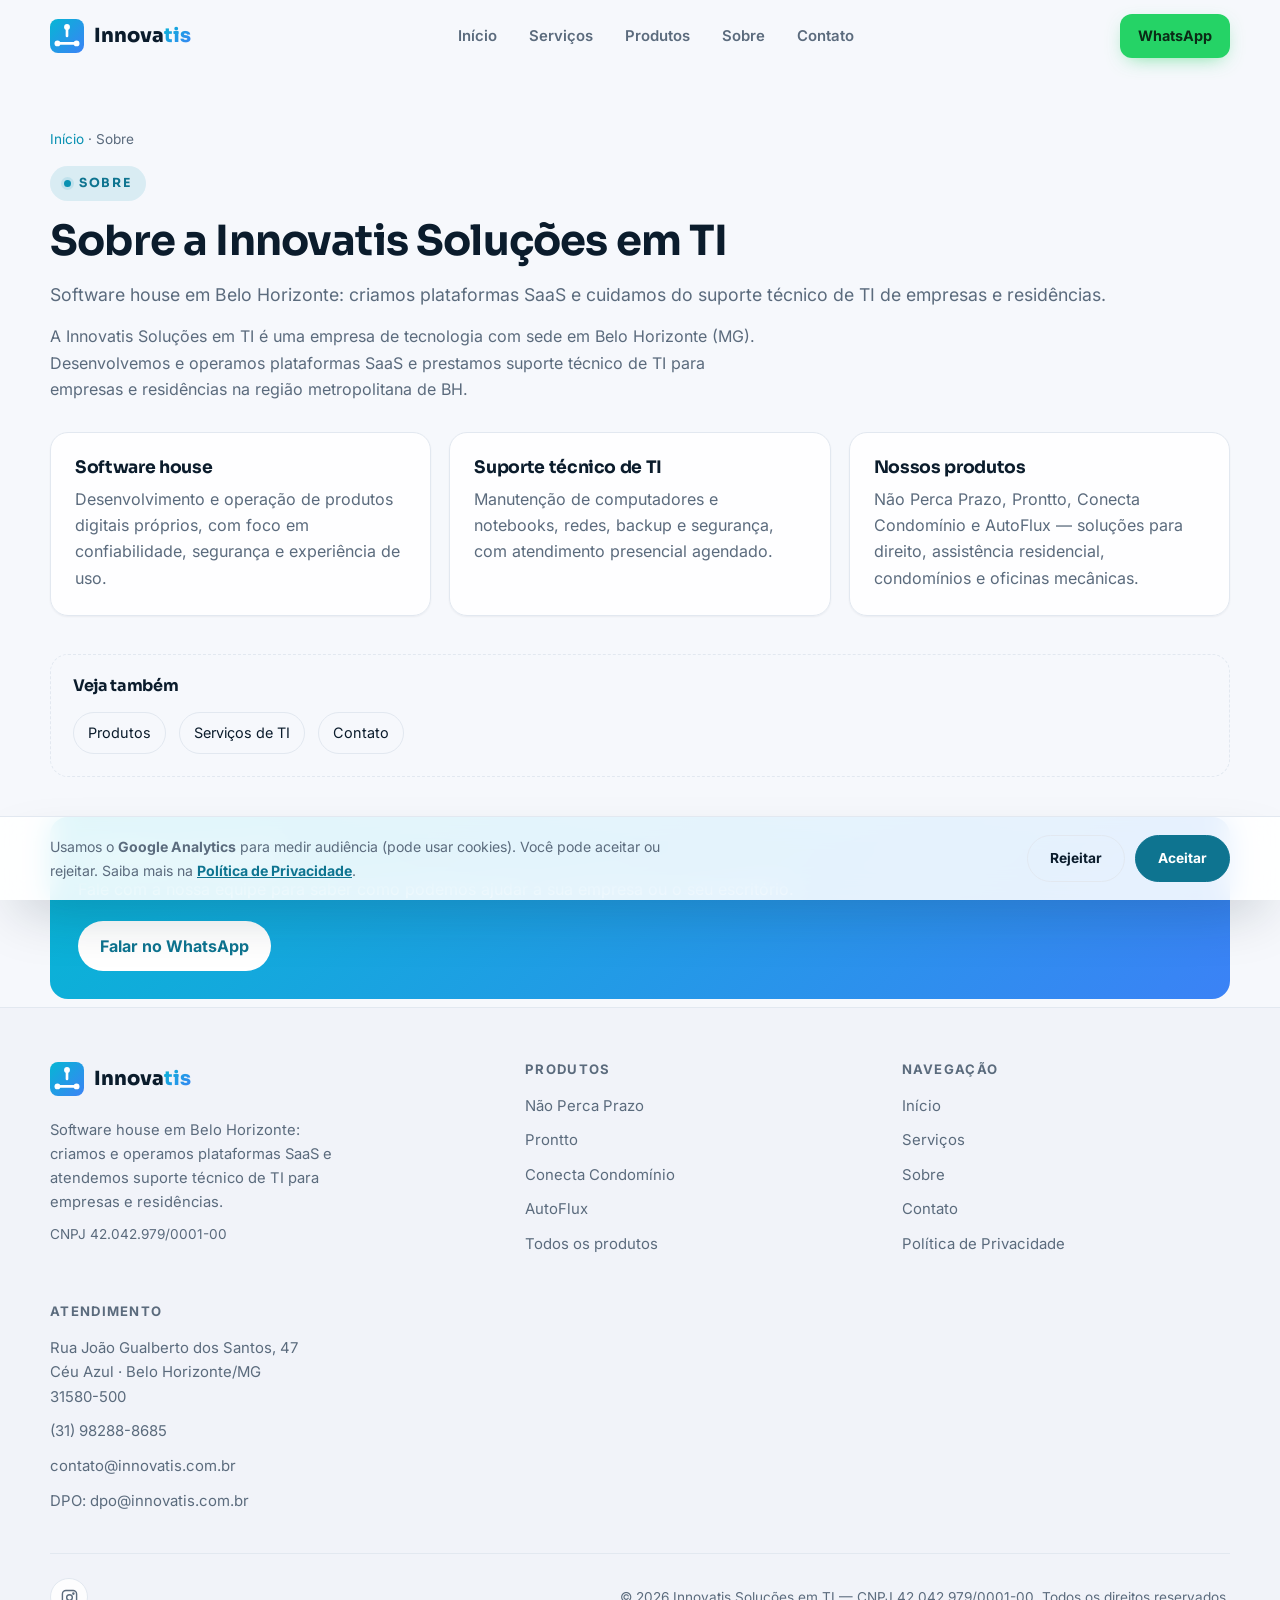
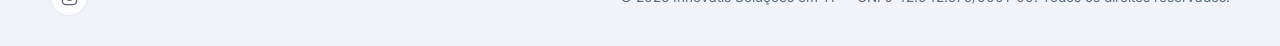
<file: sobre/index.html>
<!DOCTYPE html>
<html lang="pt-BR">
<head>
<meta charset="UTF-8">
<meta name="viewport" content="width=device-width, initial-scale=1.0">
<title>Sobre a Innovatis Soluções em TI | Software house em Belo Horizonte</title>
<meta name="description" content="A Innovatis Soluções em TI é uma software house de Belo Horizonte que desenvolve plataformas SaaS (Não Perca Prazo, Prontto, Conecta Condomínio e AutoFlux) e presta suporte técnico de TI.">
<meta name="robots" content="index, follow, max-snippet:-1, max-image-preview:large, max-video-preview:-1">
<meta name="theme-color" content="#0e7490">
<link rel="canonical" href="https://innovatis.com.br/sobre/">
<link rel="alternate" hreflang="pt-BR" href="https://innovatis.com.br/sobre/">
<link rel="alternate" hreflang="x-default" href="https://innovatis.com.br/sobre/">
<meta property="og:type" content="website">
<meta property="og:locale" content="pt_BR">
<meta property="og:site_name" content="Innovatis Soluções em TI">
<meta property="og:title" content="Sobre a Innovatis Soluções em TI | Software house em Belo Horizonte">
<meta property="og:description" content="A Innovatis Soluções em TI é uma software house de Belo Horizonte que desenvolve plataformas SaaS (Não Perca Prazo, Prontto, Conecta Condomínio e AutoFlux) e presta suporte técnico de TI.">
<meta property="og:url" content="https://innovatis.com.br/sobre/">
<meta property="og:image" content="https://innovatis.com.br/og-image.png">
<meta property="og:image:width" content="1200">
<meta property="og:image:height" content="630">
<meta property="og:image:alt" content="Innovatis Soluções em TI">
<meta name="twitter:card" content="summary_large_image">
<meta name="twitter:title" content="Sobre a Innovatis Soluções em TI | Software house em Belo Horizonte">
<meta name="twitter:description" content="A Innovatis Soluções em TI é uma software house de Belo Horizonte que desenvolve plataformas SaaS (Não Perca Prazo, Prontto, Conecta Condomínio e AutoFlux) e presta suporte técnico de TI.">
<meta name="twitter:image" content="https://innovatis.com.br/og-image.png">
<link rel="icon" href="/favicon.ico" sizes="any">
<link rel="icon" type="image/svg+xml" href="/favicon.svg">
<link rel="icon" type="image/png" sizes="32x32" href="/favicon-32.png">
<link rel="apple-touch-icon" href="/apple-touch-icon.png">
<link rel="stylesheet" href="/styles.css">
<script type="application/ld+json">{"@context":"https://schema.org","@type":"BreadcrumbList","itemListElement":[{"@type":"ListItem","position":1,"name":"Início","item":"https://innovatis.com.br/"},{"@type":"ListItem","position":2,"name":"Sobre","item":"https://innovatis.com.br/sobre/"}]}</script>

<!-- Google tag (gtag.js) com Consent Mode v2 -->
<script>
  window.dataLayer = window.dataLayer || [];
  function gtag(){dataLayer.push(arguments);}
  gtag('consent', 'default', { ad_storage:'denied', ad_user_data:'denied', ad_personalization:'denied', analytics_storage:'denied', wait_for_update:500 });
  try { if (window.localStorage.getItem('innovatis-lgpd-consent') === 'accepted') { gtag('consent','update',{ad_storage:'granted',ad_user_data:'granted',ad_personalization:'granted',analytics_storage:'granted'}); } } catch (e) {}
</script>
<script async src="https://www.googletagmanager.com/gtag/js?id=G-0DYPJMRBHM"></script>
<script>
  gtag('js', new Date());
  gtag('config', 'G-0DYPJMRBHM');
</script>
</head>
<body>
<header class="site-header" id="siteHeader">
  <div class="container">
    <a class="brand" href="/" aria-label="Innovatis Soluções em TI — início">
      <svg viewBox="0 0 64 64" aria-hidden="true"><defs><linearGradient id="lg-brand" x1="0" y1="0" x2="1" y2="1"><stop offset="0" stop-color="#06b6d4"/><stop offset="1" stop-color="#3b82f6"/></linearGradient></defs><rect width="64" height="64" rx="15" fill="url(#lg-brand)"/><g stroke="#fff" stroke-width="5" stroke-linecap="round"><path d="M32 20v12"/><path d="M14 46h36"/></g><g fill="#fff"><circle cx="32" cy="15" r="5.5"/><circle cx="14" cy="46" r="5.5"/><circle cx="50" cy="46" r="5.5"/></g></svg>
      <span>Innova<em>tis</em></span>
    </a>
    <button class="nav-toggle" id="navToggle" aria-expanded="false" aria-controls="navMenu" aria-label="Abrir menu">
      <svg class="ic-open" viewBox="0 0 24 24" fill="none" stroke="currentColor" stroke-width="2" stroke-linecap="round" aria-hidden="true"><path d="M3 6h18M3 12h18M3 18h18"/></svg>
      <svg class="ic-close" viewBox="0 0 24 24" fill="none" stroke="currentColor" stroke-width="2" stroke-linecap="round" aria-hidden="true"><path d="M6 6l12 12M18 6L6 18"/></svg>
    </button>
    <nav class="nav-links" id="navMenu" aria-label="Navegação principal">
      <a href="/">Início</a>
      <a href="/#servicos">Serviços</a>
      <a href="/produtos/">Produtos</a>
      <a href="/sobre/">Sobre</a>
      <a href="/contato/">Contato</a>
    </nav>
    <a class="header-cta" href="https://wa.me/5531982888685?text=Ol%C3%A1%2C%20Innovatis!%20Preciso%20de%20suporte%20de%20TI." target="_blank" rel="noopener">WhatsApp</a>
  </div>
</header>
<main id="conteudo">
  <section class="section-pad lp-hero">
    <div class="container">
      <nav class="lp-crumb" aria-label="Trilha de navegação"><a href="/">Início</a> · <span>Sobre</span></nav>
      <p class="eyebrow">Sobre</p>
      <h1 class="section-title">Sobre a Innovatis Soluções em TI</h1>
      <p class="section-sub">Software house em Belo Horizonte: criamos plataformas SaaS e cuidamos do suporte técnico de TI de empresas e residências.</p>
      <div class="lp-prose">
        <p>A Innovatis Soluções em TI é uma empresa de tecnologia com sede em Belo Horizonte (MG). Desenvolvemos e operamos plataformas SaaS e prestamos suporte técnico de TI para empresas e residências na região metropolitana de BH.</p>
      </div>
      <div class="lp-grid">
        <article class="lp-card">
          <h3>Software house</h3>
          <p>Desenvolvimento e operação de produtos digitais próprios, com foco em confiabilidade, segurança e experiência de uso.</p>
        </article>
        <article class="lp-card">
          <h3>Suporte técnico de TI</h3>
          <p>Manutenção de computadores e notebooks, redes, backup e segurança, com atendimento presencial agendado.</p>
        </article>
        <article class="lp-card">
          <h3>Nossos produtos</h3>
          <p>Não Perca Prazo, Prontto, Conecta Condomínio e AutoFlux — soluções para direito, assistência residencial, condomínios e oficinas mecânicas.</p>
        </article>
      </div>
      <div class="lp-related">
        <h3>Veja também</h3>
        <a href="/produtos/">Produtos</a>
        <a href="/">Serviços de TI</a>
        <a href="/contato/">Contato</a>
      </div>
      <div class="lp-cta">
        <h3>Conheça a Innovatis</h3>
        <p>Fale com a nossa equipe para saber como podemos ajudar a sua empresa ou o seu escritório.</p>
        <a href="https://wa.me/5531982888685?text=Ol%C3%A1%2C%20Innovatis!%20Preciso%20de%20suporte%20de%20TI." target="_blank" rel="noopener">Falar no WhatsApp</a>
      </div>
    </div>
  </section>
</main>
<footer class="site-footer">
  <div class="container">
    <div class="footer-grid">
      <div class="footer-brand">
        <a class="brand" href="/" aria-label="Innovatis Soluções em TI">
          <svg viewBox="0 0 64 64" aria-hidden="true"><defs><linearGradient id="lg-brand-f" x1="0" y1="0" x2="1" y2="1"><stop offset="0" stop-color="#06b6d4"/><stop offset="1" stop-color="#3b82f6"/></linearGradient></defs><rect width="64" height="64" rx="15" fill="url(#lg-brand-f)"/><g stroke="#fff" stroke-width="5" stroke-linecap="round"><path d="M32 20v12"/><path d="M14 46h36"/></g><g fill="#fff"><circle cx="32" cy="15" r="5.5"/><circle cx="14" cy="46" r="5.5"/><circle cx="50" cy="46" r="5.5"/></g></svg>
          <span>Innova<em>tis</em></span>
        </a>
        <p>Software house em Belo Horizonte: criamos e operamos plataformas SaaS e atendemos suporte técnico de TI para empresas e residências.</p>
        <p class="footer-cnpj">CNPJ 42.042.979/0001-00</p>
      </div>
      <div class="footer-col">
        <h4>Produtos</h4>
        <ul>
          <li><a href="/produtos/nao-perca-prazo/">Não Perca Prazo</a></li>
          <li><a href="/produtos/prontto/">Prontto</a></li>
          <li><a href="/produtos/conecta-condominio/">Conecta Condomínio</a></li>
          <li><a href="/produtos/autoflux/">AutoFlux</a></li>
          <li><a href="/produtos/">Todos os produtos</a></li>
        </ul>
      </div>
      <div class="footer-col">
        <h4>Navegação</h4>
        <ul>
          <li><a href="/">Início</a></li>
          <li><a href="/#servicos">Serviços</a></li>
          <li><a href="/sobre/">Sobre</a></li>
          <li><a href="/contato/">Contato</a></li>
          <li><a href="/#privacidade">Política de Privacidade</a></li>
        </ul>
      </div>
      <div class="footer-col">
        <h4>Atendimento</h4>
        <ul>
          <li><span>Rua João Gualberto dos Santos, 47<br>Céu Azul · Belo Horizonte/MG<br>31580-500</span></li>
          <li><a href="tel:+5531982888685">(31) 98288-8685</a></li>
          <li><a href="mailto:contato@innovatis.com.br">contato@innovatis.com.br</a></li>
          <li><a href="mailto:dpo@innovatis.com.br">DPO: dpo@innovatis.com.br</a></li>
        </ul>
      </div>
    </div>
    <div class="footer-bottom">
      <div class="socials" aria-label="Redes sociais">
        <a href="https://www.instagram.com/innovatis.solucoes" target="_blank" rel="noopener" aria-label="Instagram da Innovatis"><svg viewBox="0 0 24 24" fill="none" stroke="currentColor" stroke-width="2" stroke-linecap="round"><rect x="2" y="2" width="20" height="20" rx="5"/><circle cx="12" cy="12" r="4"/><circle cx="17.5" cy="6.5" r=".8" fill="currentColor"/></svg></a>
      </div>
      <span>© 2026 Innovatis Soluções em TI — CNPJ 42.042.979/0001-00. Todos os direitos reservados.</span>
    </div>
  </div>
</footer>
<script>
  (function(){
    var t=document.getElementById('navToggle'), m=document.getElementById('navMenu');
    if(t&&m){t.addEventListener('click',function(){var o=m.classList.toggle('open');t.setAttribute('aria-expanded',o?'true':'false');});}
  })();
</script>
<div class="lgpd-banner" id="lgpdBanner" role="dialog" aria-live="polite" aria-label="Aviso de privacidade e consentimento" hidden>
  <div class="lgpd-inner">
    <p>Usamos o <strong>Google Analytics</strong> para medir audiência (pode usar cookies). Você pode aceitar ou rejeitar. Saiba mais na <a href="/#privacidade">Política de Privacidade</a>.</p>
    <div class="lgpd-actions">
      <button type="button" class="lgpd-reject" id="lgpdReject">Rejeitar</button>
      <button type="button" class="lgpd-accept" id="lgpdAccept">Aceitar</button>
    </div>
  </div>
</div>
<script>
(function(){
  var KEY='innovatis-lgpd-consent', b=document.getElementById('lgpdBanner');
  if(!b) return;
  var v=null; try{v=localStorage.getItem(KEY);}catch(e){}
  if(!v){ b.hidden=false; requestAnimationFrame(function(){b.classList.add('is-visible');}); }
  function close(val){ try{localStorage.setItem(KEY,val);}catch(e){} if(typeof gtag==='function'){var s=val==='accepted'?'granted':'denied';gtag('consent','update',{ad_storage:s,ad_user_data:s,ad_personalization:s,analytics_storage:s});} b.classList.remove('is-visible'); setTimeout(function(){b.hidden=true;},400); }
  document.getElementById('lgpdAccept').addEventListener('click',function(){close('accepted');});
  document.getElementById('lgpdReject').addEventListener('click',function(){close('rejected');});
})();
</script>
</body>
</html>
</file>
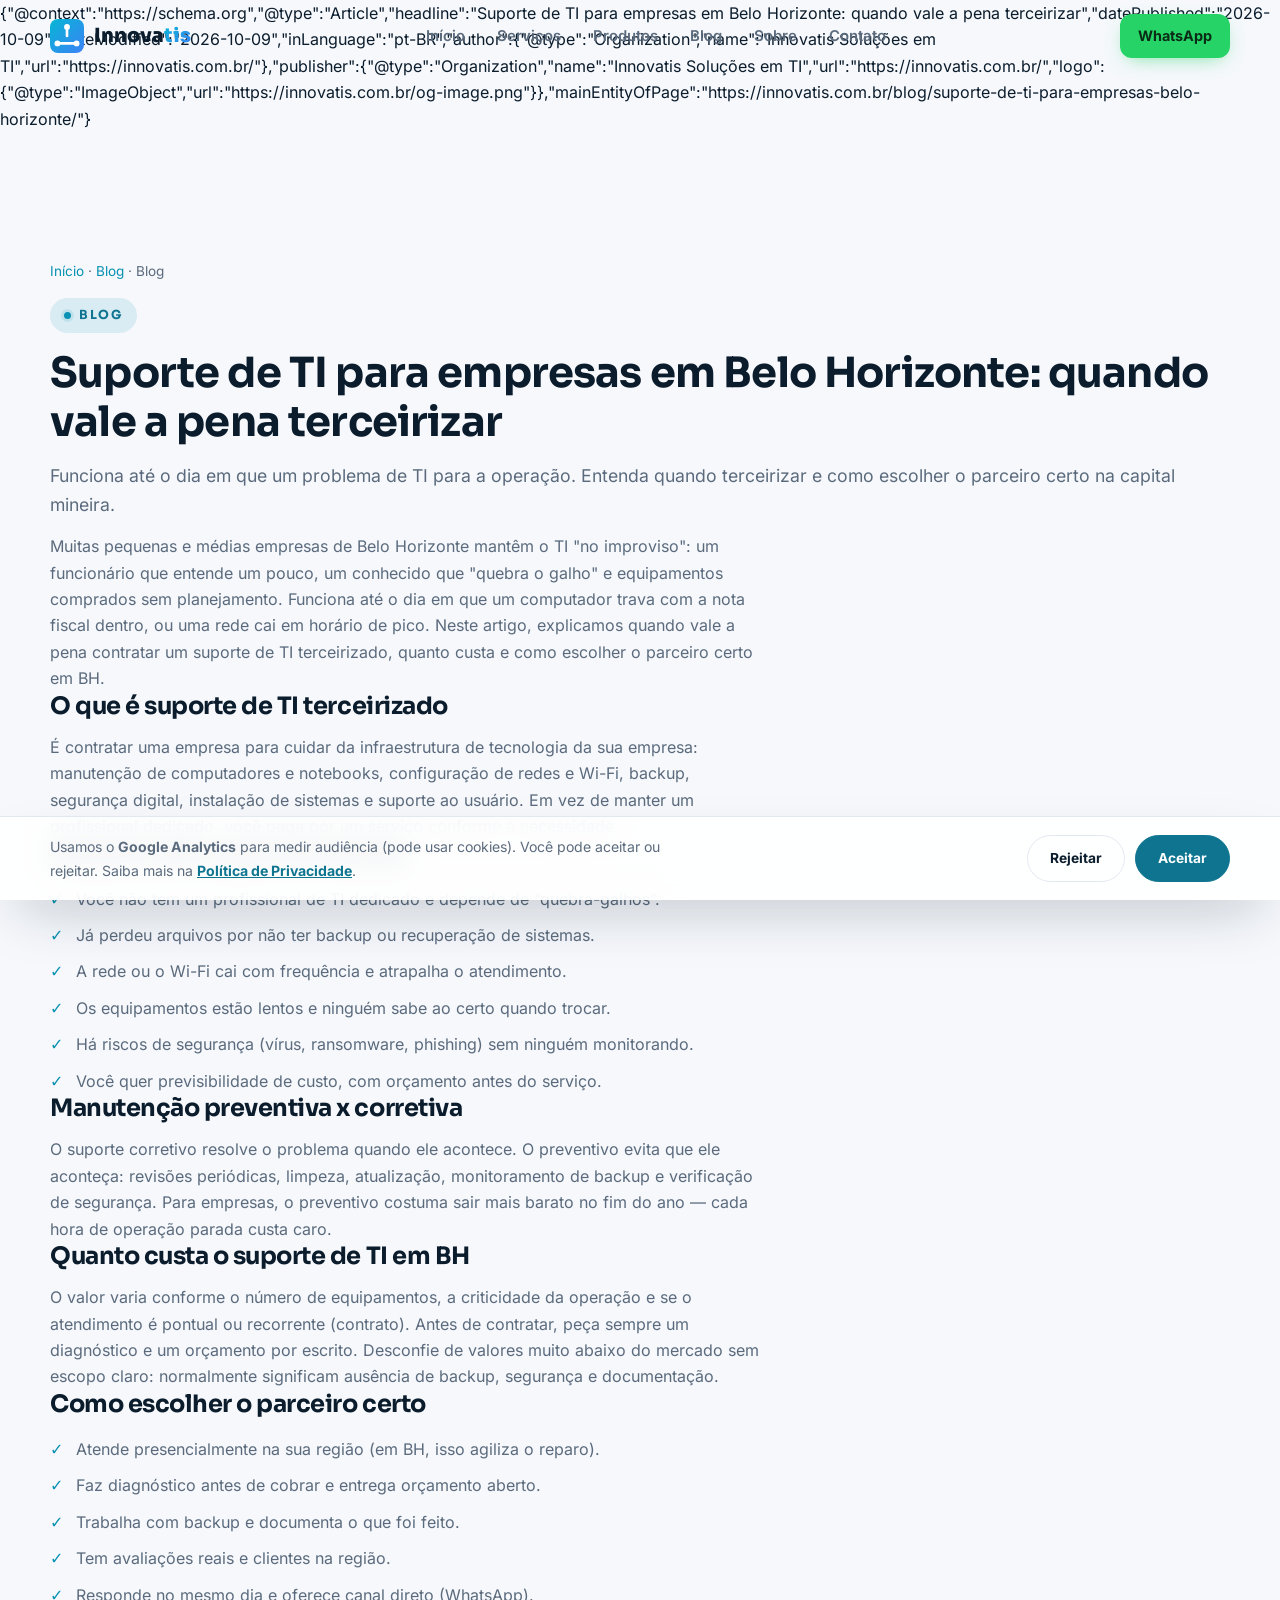
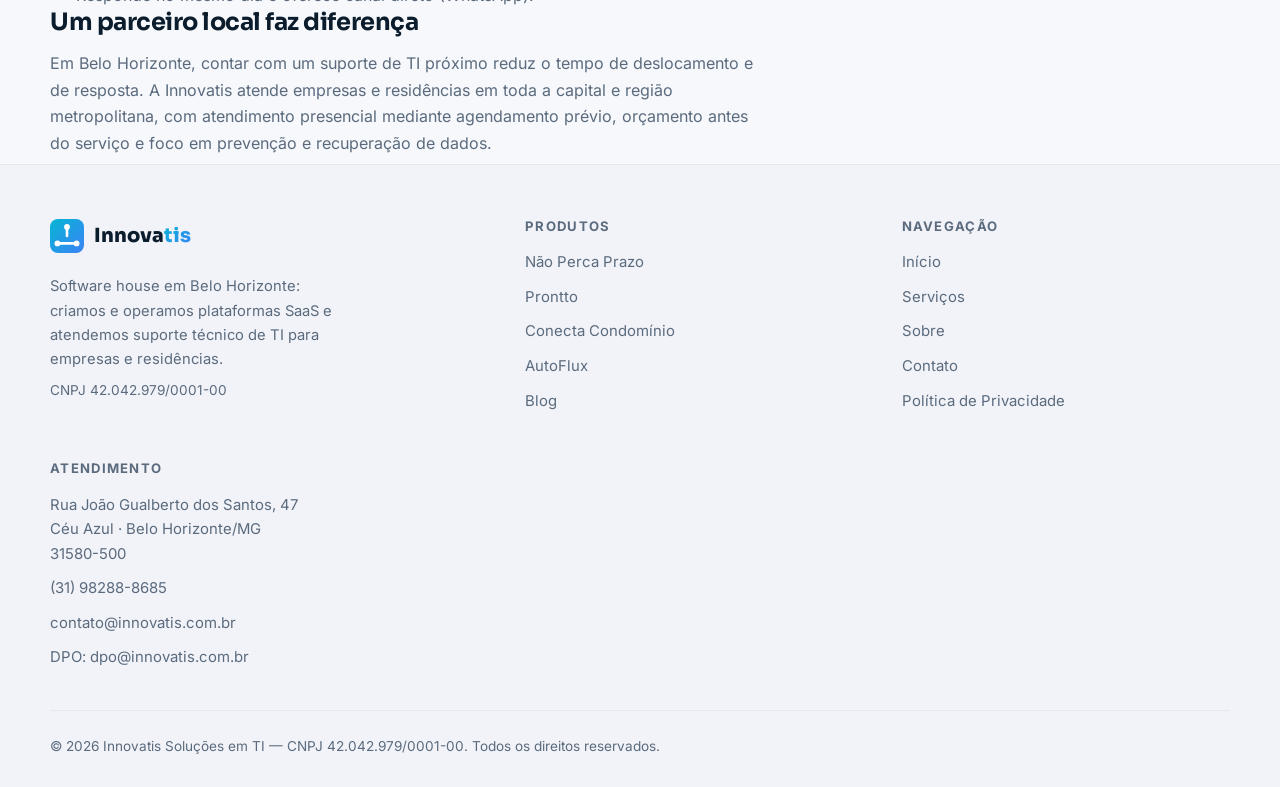
<file: blog/suporte-de-ti-para-empresas-belo-horizonte/index.html>
<!DOCTYPE html>
<html lang="pt-BR">
<head>
<meta charset="UTF-8">
<meta name="viewport" content="width=device-width, initial-scale=1.0">
<title>Suporte de TI para empresas em Belo Horizonte | Innovatis</title>
<meta name="description" content="Quando vale a pena contratar suporte de TI terceirizado para a sua empresa em Belo Horizonte: sinais, custos, manutenção preventiva e como escolher o parceiro.">
<meta name="robots" content="index, follow, max-snippet:-1, max-image-preview:large">
<link rel="canonical" href="https://innovatis.com.br/blog/suporte-de-ti-para-empresas-belo-horizonte/">
<meta property="og:type" content="article">
<meta property="og:locale" content="pt_BR">
<meta property="og:site_name" content="Innovatis Soluções em TI">
<meta property="og:title" content="Suporte de TI para empresas em Belo Horizonte | Innovatis">
<meta property="og:description" content="Quando vale a pena contratar suporte de TI terceirizado para a sua empresa em Belo Horizonte: sinais, custos, manutenção preventiva e como escolher o parceiro.">
<meta property="og:url" content="https://innovatis.com.br/blog/suporte-de-ti-para-empresas-belo-horizonte/">
<meta property="og:image" content="https://innovatis.com.br/og-image.png">
<meta name="twitter:card" content="summary_large_image">
<link rel="icon" href="/favicon.ico" sizes="any">
<link rel="icon" type="image/svg+xml" href="/favicon.svg">
<link rel="apple-touch-icon" href="/apple-touch-icon.png">
<link rel="stylesheet" href="/styles.css">
<!-- Google tag (gtag.js) com Consent Mode v2 -->
<script>
  window.dataLayer = window.dataLayer || [];
  function gtag(){dataLayer.push(arguments);}
  gtag('consent', 'default', { ad_storage:'denied', ad_user_data:'denied', ad_personalization:'denied', analytics_storage:'denied', wait_for_update:500 });
  try { if (window.localStorage.getItem('innovatis-lgpd-consent') === 'accepted') { gtag('consent','update',{ad_storage:'granted',ad_user_data:'granted',ad_personalization:'granted',analytics_storage:'granted'}); } } catch (e) {}
</script>
<script async src="https://www.googletagmanager.com/gtag/js?id=G-0DYPJMRBHM"></script>
<script>
  gtag('js', new Date());
  gtag('config', 'G-0DYPJMRBHM');
</script>
<script type="application/ld+json">{"@context":"https://schema.org","@type":"BreadcrumbList","itemListElement":[{"@type":"ListItem","position":1,"name":"Início","item":"https://innovatis.com.br/"},{"@type":"ListItem","position":2,"name":"Blog","item":"https://innovatis.com.br/blog/suporte-de-ti-para-empresas-belo-horizonte/"}]}</script>
{"@context":"https://schema.org","@type":"Article","headline":"Suporte de TI para empresas em Belo Horizonte: quando vale a pena terceirizar","datePublished":"2026-10-09","dateModified":"2026-10-09","inLanguage":"pt-BR","author":{"@type":"Organization","name":"Innovatis Soluções em TI","url":"https://innovatis.com.br/"},"publisher":{"@type":"Organization","name":"Innovatis Soluções em TI","url":"https://innovatis.com.br/","logo":{"@type":"ImageObject","url":"https://innovatis.com.br/og-image.png"}},"mainEntityOfPage":"https://innovatis.com.br/blog/suporte-de-ti-para-empresas-belo-horizonte/"}
</head>
<body>
<header class="site-header" id="siteHeader">
  <div class="container">
    <a class="brand" href="/" aria-label="Innovatis Soluções em TI — início">
      <svg viewBox="0 0 64 64" aria-hidden="true"><defs><linearGradient id="lg-brand" x1="0" y1="0" x2="1" y2="1"><stop offset="0" stop-color="#06b6d4"/><stop offset="1" stop-color="#3b82f6"/></linearGradient></defs><rect width="64" height="64" rx="15" fill="url(#lg-brand)"/><g stroke="#fff" stroke-width="5" stroke-linecap="round"><path d="M32 20v12"/><path d="M14 46h36"/></g><g fill="#fff"><circle cx="32" cy="15" r="5.5"/><circle cx="14" cy="46" r="5.5"/><circle cx="50" cy="46" r="5.5"/></g></svg>
      <span>Innova<em>tis</em></span>
    </a>
    <button class="nav-toggle" id="navToggle" aria-expanded="false" aria-controls="navMenu" aria-label="Abrir menu">
      <svg class="ic-open" viewBox="0 0 24 24" fill="none" stroke="currentColor" stroke-width="2" stroke-linecap="round" aria-hidden="true"><path d="M3 6h18M3 12h18M3 18h18"/></svg>
      <svg class="ic-close" viewBox="0 0 24 24" fill="none" stroke="currentColor" stroke-width="2" stroke-linecap="round" aria-hidden="true"><path d="M6 6l12 12M18 6L6 18"/></svg>
    </button>
    <nav class="nav-links" id="navMenu" aria-label="Navegação principal">
      <a href="/">Início</a>
      <a href="/#servicos">Serviços</a>
      <a href="/produtos/">Produtos</a>
      <a href="/blog/">Blog</a>
      <a href="/sobre/">Sobre</a>
      <a href="/contato/">Contato</a>
    </nav>
    <a class="header-cta" href="https://wa.me/5531982888685?text=Ol%C3%A1%2C%20Innovatis!%20Preciso%20de%20suporte%20de%20TI." target="_blank" rel="noopener">WhatsApp</a>
  </div>
</header>
<main id="conteudo">
  <section class="section-pad lp-hero">
    <div class="container">
      <nav class="lp-crumb" aria-label="Trilha de navegação"><a href="/">Início</a> · <a href="/blog/">Blog</a> · <span>Blog</span></nav>
      <p class="eyebrow">Blog</p>
      <h1 class="section-title">Suporte de TI para empresas em Belo Horizonte: quando vale a pena terceirizar</h1>
      <p class="section-sub">Funciona até o dia em que um problema de TI para a operação. Entenda quando terceirizar e como escolher o parceiro certo na capital mineira.</p>
      <div class="lp-prose">
        <p>Muitas pequenas e médias empresas de Belo Horizonte mantêm o TI "no improviso": um funcionário que entende um pouco, um conhecido que "quebra o galho" e equipamentos comprados sem planejamento. Funciona até o dia em que um computador trava com a nota fiscal dentro, ou uma rede cai em horário de pico. Neste artigo, explicamos quando vale a pena contratar um suporte de TI terceirizado, quanto custa e como escolher o parceiro certo em BH.</p>

        <h2>O que é suporte de TI terceirizado</h2>
        <p>É contratar uma empresa para cuidar da infraestrutura de tecnologia da sua empresa: manutenção de computadores e notebooks, configuração de redes e Wi-Fi, backup, segurança digital, instalação de sistemas e suporte ao usuário. Em vez de manter um profissional dedicado, você paga por um serviço conforme a necessidade.</p>

        <h2>Quando vale a pena terceirizar</h2>
        <ul class="lp-list">
          <li>Você não tem um profissional de TI dedicado e depende de “quebra-galhos”.</li>
          <li>Já perdeu arquivos por não ter backup ou recuperação de sistemas.</li>
          <li>A rede ou o Wi-Fi cai com frequência e atrapalha o atendimento.</li>
          <li>Os equipamentos estão lentos e ninguém sabe ao certo quando trocar.</li>
          <li>Há riscos de segurança (vírus, ransomware, phishing) sem ninguém monitorando.</li>
          <li>Você quer previsibilidade de custo, com orçamento antes do serviço.</li>
        </ul>

        <h2>Manutenção preventiva x corretiva</h2>
        <p>O suporte corretivo resolve o problema quando ele acontece. O preventivo evita que ele aconteça: revisões periódicas, limpeza, atualização, monitoramento de backup e verificação de segurança. Para empresas, o preventivo costuma sair mais barato no fim do ano — cada hora de operação parada custa caro.</p>

        <h2>Quanto custa o suporte de TI em BH</h2>
        <p>O valor varia conforme o número de equipamentos, a criticidade da operação e se o atendimento é pontual ou recorrente (contrato). Antes de contratar, peça sempre um diagnóstico e um orçamento por escrito. Desconfie de valores muito abaixo do mercado sem escopo claro: normalmente significam ausência de backup, segurança e documentação.</p>

        <h2>Como escolher o parceiro certo</h2>
        <ul class="lp-list">
          <li>Atende presencialmente na sua região (em BH, isso agiliza o reparo).</li>
          <li>Faz diagnóstico antes de cobrar e entrega orçamento aberto.</li>
          <li>Trabalha com backup e documenta o que foi feito.</li>
          <li>Tem avaliações reais e clientes na região.</li>
          <li>Responde no mesmo dia e oferece canal direto (WhatsApp).</li>
        </ul>

        <h2>Um parceiro local faz diferença</h2>
        <p>Em Belo Horizonte, contar com um suporte de TI próximo reduz o tempo de deslocamento e de resposta. A Innovatis atende empresas e residências em toda a capital e região metropolitana, com atendimento presencial mediante agendamento prévio, orçamento antes do serviço e foco em prevenção e recuperação de dados.</p>
      </div>

    </div>
  </section>
</main>
<footer class="site-footer">
  <div class="container">
    <div class="footer-grid">
      <div class="footer-brand">
        <a class="brand" href="/" aria-label="Innovatis Soluções em TI">
          <svg viewBox="0 0 64 64" aria-hidden="true"><defs><linearGradient id="lg-brand" x1="0" y1="0" x2="1" y2="1"><stop offset="0" stop-color="#06b6d4"/><stop offset="1" stop-color="#3b82f6"/></linearGradient></defs><rect width="64" height="64" rx="15" fill="url(#lg-brand)"/><g stroke="#fff" stroke-width="5" stroke-linecap="round"><path d="M32 20v12"/><path d="M14 46h36"/></g><g fill="#fff"><circle cx="32" cy="15" r="5.5"/><circle cx="14" cy="46" r="5.5"/><circle cx="50" cy="46" r="5.5"/></g></svg>
          <span>Innova<em>tis</em></span>
        </a>
        <p>Software house em Belo Horizonte: criamos e operamos plataformas SaaS e atendemos suporte técnico de TI para empresas e residências.</p>
        <p class="footer-cnpj">CNPJ 42.042.979/0001-00</p>
      </div>
      <div class="footer-col">
        <h4>Produtos</h4>
        <ul>
          <li><a href="/produtos/nao-perca-prazo/">Não Perca Prazo</a></li>
          <li><a href="/produtos/prontto/">Prontto</a></li>
          <li><a href="/produtos/conecta-condominio/">Conecta Condomínio</a></li>
          <li><a href="/produtos/autoflux/">AutoFlux</a></li>
          <li><a href="/blog/">Blog</a></li>
        </ul>
      </div>
      <div class="footer-col">
        <h4>Navegação</h4>
        <ul>
          <li><a href="/">Início</a></li>
          <li><a href="/#servicos">Serviços</a></li>
          <li><a href="/sobre/">Sobre</a></li>
          <li><a href="/contato/">Contato</a></li>
          <li><a href="/#privacidade">Política de Privacidade</a></li>
        </ul>
      </div>
      <div class="footer-col">
        <h4>Atendimento</h4>
        <ul>
          <li><span>Rua João Gualberto dos Santos, 47<br>Céu Azul · Belo Horizonte/MG<br>31580-500</span></li>
          <li><a href="tel:+5531982888685">(31) 98288-8685</a></li>
          <li><a href="mailto:contato@innovatis.com.br">contato@innovatis.com.br</a></li>
          <li><a href="mailto:dpo@innovatis.com.br">DPO: dpo@innovatis.com.br</a></li>
        </ul>
      </div>
    </div>
    <div class="footer-bottom">
      <span>© 2026 Innovatis Soluções em TI — CNPJ 42.042.979/0001-00. Todos os direitos reservados.</span>
    </div>
  </div>
</footer>
<script>
  (function(){
    var t=document.getElementById('navToggle'), m=document.getElementById('navMenu');
    if(t&&m){t.addEventListener('click',function(){var o=m.classList.toggle('open');t.setAttribute('aria-expanded',o?'true':'false');});}
  })();
</script>
<div class="lgpd-banner" id="lgpdBanner" role="dialog" aria-live="polite" aria-label="Aviso de privacidade e consentimento" hidden>
  <div class="lgpd-inner">
    <p>Usamos o <strong>Google Analytics</strong> para medir audiência (pode usar cookies). Você pode aceitar ou rejeitar. Saiba mais na <a href="/#privacidade">Política de Privacidade</a>.</p>
    <div class="lgpd-actions">
      <button type="button" class="lgpd-reject" id="lgpdReject">Rejeitar</button>
      <button type="button" class="lgpd-accept" id="lgpdAccept">Aceitar</button>
    </div>
  </div>
</div>
<script>
(function(){
  var KEY='innovatis-lgpd-consent', b=document.getElementById('lgpdBanner');
  if(!b) return;
  var v=null; try{v=localStorage.getItem(KEY);}catch(e){}
  if(!v){ b.hidden=false; requestAnimationFrame(function(){b.classList.add('is-visible');}); }
  function close(val){ try{localStorage.setItem(KEY,val);}catch(e){} if(typeof gtag==='function'){var s=val==='accepted'?'granted':'denied';gtag('consent','update',{ad_storage:s,ad_user_data:s,ad_personalization:s,analytics_storage:s});} b.classList.remove('is-visible'); setTimeout(function(){b.hidden=true;},400); }
  document.getElementById('lgpdAccept').addEventListener('click',function(){close('accepted');});
  document.getElementById('lgpdReject').addEventListener('click',function(){close('rejected');});
})();
</script>
</body>
</html>
</file>
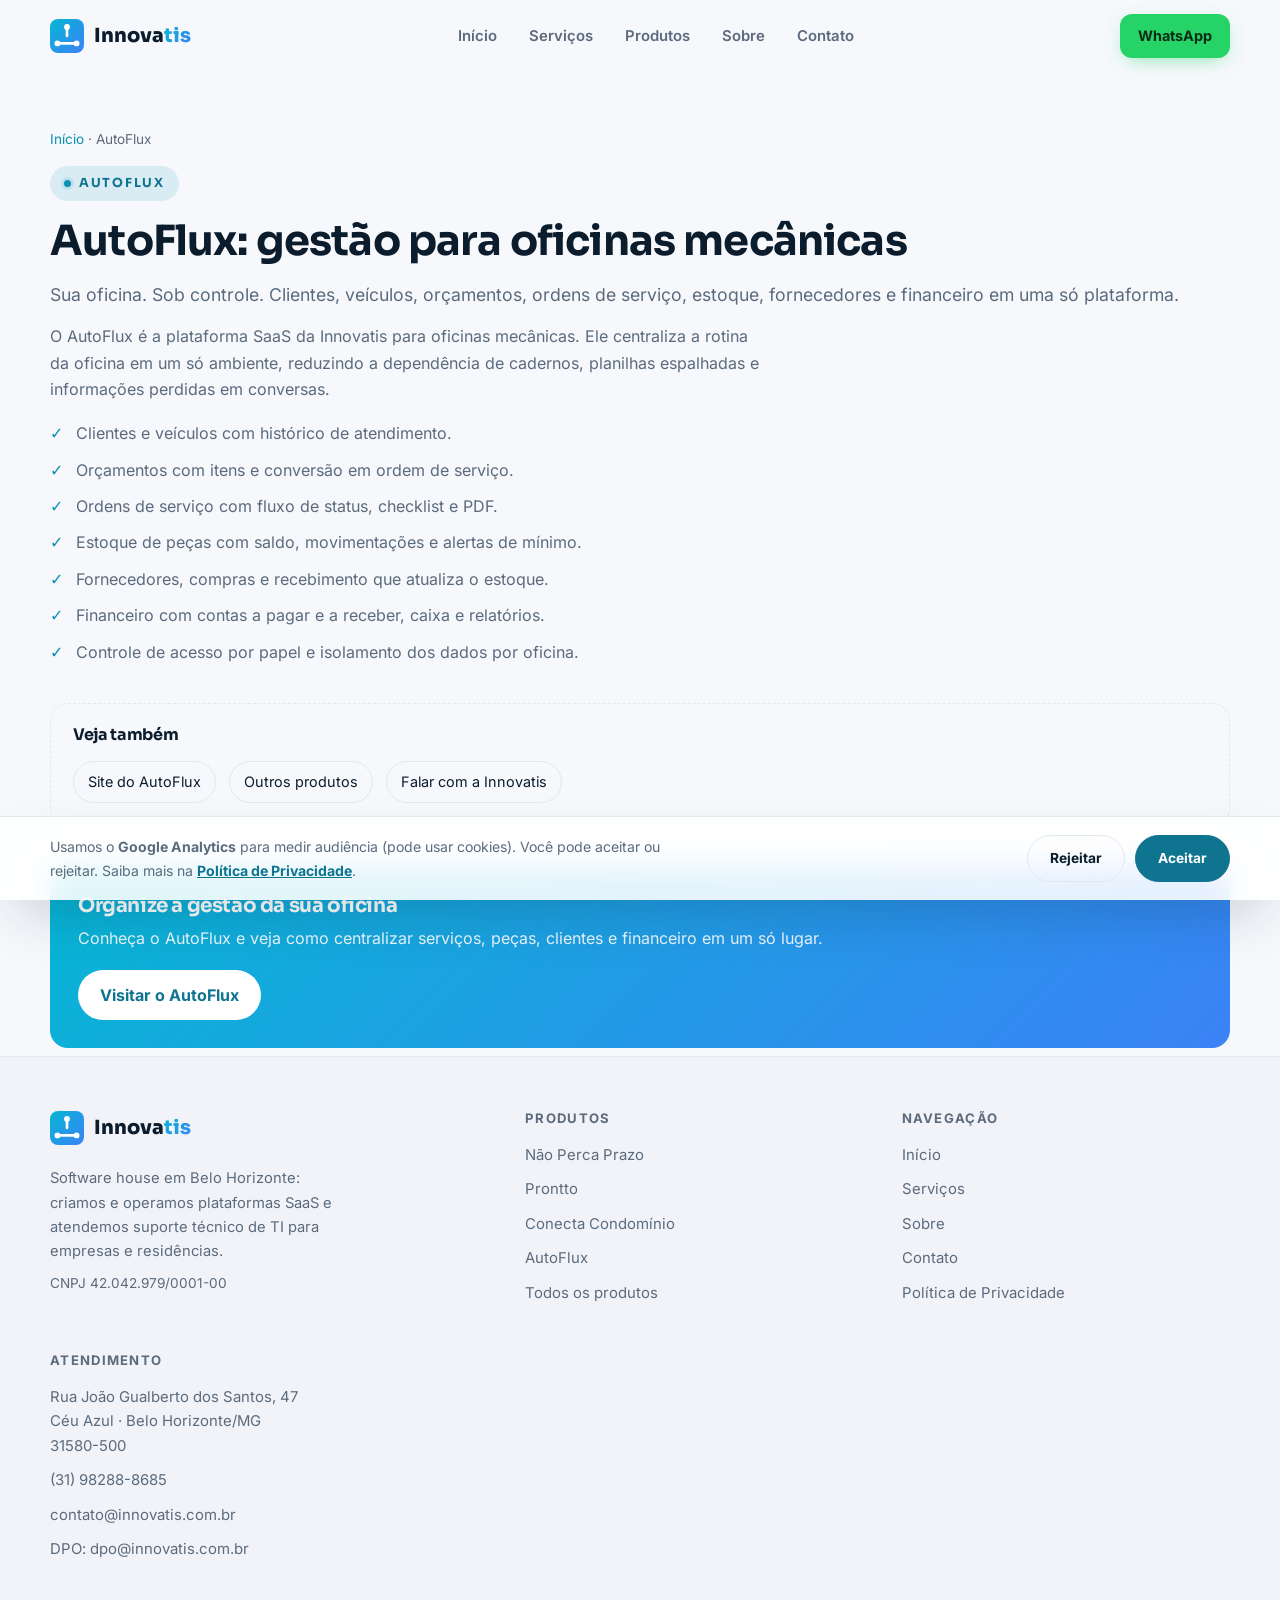
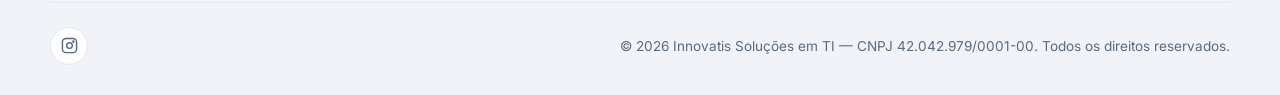
<file: produtos/autoflux/index.html>
<!DOCTYPE html>
<html lang="pt-BR">
<head>
<meta charset="UTF-8">
<meta name="viewport" content="width=device-width, initial-scale=1.0">
<title>AutoFlux | Sistema de gestão para oficinas mecânicas</title>
<meta name="description" content="AutoFlux é a plataforma da Innovatis para gestão de oficinas mecânicas: clientes, veículos, orçamentos, ordens de serviço, estoque, fornecedores e financeiro em um só lugar.">
<meta name="robots" content="index, follow, max-snippet:-1, max-image-preview:large, max-video-preview:-1">
<meta name="theme-color" content="#0e7490">
<link rel="canonical" href="https://innovatis.com.br/produtos/autoflux/">
<link rel="alternate" hreflang="pt-BR" href="https://innovatis.com.br/produtos/autoflux/">
<link rel="alternate" hreflang="x-default" href="https://innovatis.com.br/produtos/autoflux/">
<meta property="og:type" content="website">
<meta property="og:locale" content="pt_BR">
<meta property="og:site_name" content="Innovatis Soluções em TI">
<meta property="og:title" content="AutoFlux | Sistema de gestão para oficinas mecânicas">
<meta property="og:description" content="AutoFlux é a plataforma da Innovatis para gestão de oficinas mecânicas: clientes, veículos, orçamentos, ordens de serviço, estoque, fornecedores e financeiro em um só lugar.">
<meta property="og:url" content="https://innovatis.com.br/produtos/autoflux/">
<meta property="og:image" content="https://innovatis.com.br/og-image.png">
<meta property="og:image:width" content="1200">
<meta property="og:image:height" content="630">
<meta property="og:image:alt" content="Innovatis Soluções em TI">
<meta name="twitter:card" content="summary_large_image">
<meta name="twitter:title" content="AutoFlux | Sistema de gestão para oficinas mecânicas">
<meta name="twitter:description" content="AutoFlux é a plataforma da Innovatis para gestão de oficinas mecânicas: clientes, veículos, orçamentos, ordens de serviço, estoque, fornecedores e financeiro em um só lugar.">
<meta name="twitter:image" content="https://innovatis.com.br/og-image.png">
<link rel="icon" href="/favicon.ico" sizes="any">
<link rel="icon" type="image/svg+xml" href="/favicon.svg">
<link rel="icon" type="image/png" sizes="32x32" href="/favicon-32.png">
<link rel="apple-touch-icon" href="/apple-touch-icon.png">
<link rel="stylesheet" href="/styles.css">
<script type="application/ld+json">{"@context":"https://schema.org","@type":"BreadcrumbList","itemListElement":[{"@type":"ListItem","position":1,"name":"Início","item":"https://innovatis.com.br/"},{"@type":"ListItem","position":2,"name":"AutoFlux","item":"https://innovatis.com.br/produtos/autoflux/"}]}</script>
<script type="application/ld+json">{"@context":"https://schema.org","@type":"SoftwareApplication","name":"AutoFlux","applicationCategory":"BusinessApplication","operatingSystem":"Web","url":"https://autoflux.innovatis.com.br/","description":"Plataforma de gestão para oficinas mecânicas: clientes, veículos, orçamentos, ordens de serviço, estoque, fornecedores e financeiro.","inLanguage":"pt-BR","publisher":{"@type":"Organization","name":"Innovatis Soluções em TI","url":"https://innovatis.com.br/"}}</script>
<!-- Google tag (gtag.js) com Consent Mode v2 -->
<script>
  window.dataLayer = window.dataLayer || [];
  function gtag(){dataLayer.push(arguments);}
  gtag('consent', 'default', { ad_storage:'denied', ad_user_data:'denied', ad_personalization:'denied', analytics_storage:'denied', wait_for_update:500 });
  try { if (window.localStorage.getItem('innovatis-lgpd-consent') === 'accepted') { gtag('consent','update',{ad_storage:'granted',ad_user_data:'granted',ad_personalization:'granted',analytics_storage:'granted'}); } } catch (e) {}
</script>
<script async src="https://www.googletagmanager.com/gtag/js?id=G-0DYPJMRBHM"></script>
<script>
  gtag('js', new Date());
  gtag('config', 'G-0DYPJMRBHM');
</script>
</head>
<body>
<header class="site-header" id="siteHeader">
  <div class="container">
    <a class="brand" href="/" aria-label="Innovatis Soluções em TI — início">
      <svg viewBox="0 0 64 64" aria-hidden="true"><defs><linearGradient id="lg-brand" x1="0" y1="0" x2="1" y2="1"><stop offset="0" stop-color="#06b6d4"/><stop offset="1" stop-color="#3b82f6"/></linearGradient></defs><rect width="64" height="64" rx="15" fill="url(#lg-brand)"/><g stroke="#fff" stroke-width="5" stroke-linecap="round"><path d="M32 20v12"/><path d="M14 46h36"/></g><g fill="#fff"><circle cx="32" cy="15" r="5.5"/><circle cx="14" cy="46" r="5.5"/><circle cx="50" cy="46" r="5.5"/></g></svg>
      <span>Innova<em>tis</em></span>
    </a>
    <button class="nav-toggle" id="navToggle" aria-expanded="false" aria-controls="navMenu" aria-label="Abrir menu">
      <svg class="ic-open" viewBox="0 0 24 24" fill="none" stroke="currentColor" stroke-width="2" stroke-linecap="round" aria-hidden="true"><path d="M3 6h18M3 12h18M3 18h18"/></svg>
      <svg class="ic-close" viewBox="0 0 24 24" fill="none" stroke="currentColor" stroke-width="2" stroke-linecap="round" aria-hidden="true"><path d="M6 6l12 12M18 6L6 18"/></svg>
    </button>
    <nav class="nav-links" id="navMenu" aria-label="Navegação principal">
      <a href="/">Início</a>
      <a href="/#servicos">Serviços</a>
      <a href="/produtos/">Produtos</a>
      <a href="/sobre/">Sobre</a>
      <a href="/contato/">Contato</a>
    </nav>
    <a class="header-cta" href="https://wa.me/5531982888685?text=Ol%C3%A1%2C%20Innovatis!%20Preciso%20de%20suporte%20de%20TI." target="_blank" rel="noopener">WhatsApp</a>
  </div>
</header>
<main id="conteudo">
  <section class="section-pad lp-hero">
    <div class="container">
      <nav class="lp-crumb" aria-label="Trilha de navegação"><a href="/">Início</a> · <span>AutoFlux</span></nav>
      <p class="eyebrow">AutoFlux</p>
      <h1 class="section-title">AutoFlux: gestão para oficinas mecânicas</h1>
      <p class="section-sub">Sua oficina. Sob controle. Clientes, veículos, orçamentos, ordens de serviço, estoque, fornecedores e financeiro em uma só plataforma.</p>
      <div class="lp-prose">
        <p>O AutoFlux é a plataforma SaaS da Innovatis para oficinas mecânicas. Ele centraliza a rotina da oficina em um só ambiente, reduzindo a dependência de cadernos, planilhas espalhadas e informações perdidas em conversas.</p>
        <ul class="lp-list">
          <li>Clientes e veículos com histórico de atendimento.</li>
          <li>Orçamentos com itens e conversão em ordem de serviço.</li>
          <li>Ordens de serviço com fluxo de status, checklist e PDF.</li>
          <li>Estoque de peças com saldo, movimentações e alertas de mínimo.</li>
          <li>Fornecedores, compras e recebimento que atualiza o estoque.</li>
          <li>Financeiro com contas a pagar e a receber, caixa e relatórios.</li>
          <li>Controle de acesso por papel e isolamento dos dados por oficina.</li>
        </ul>
      </div>
      <div class="lp-related">
        <h3>Veja também</h3>
        <a href="https://autoflux.innovatis.com.br/">Site do AutoFlux</a>
        <a href="/produtos/">Outros produtos</a>
        <a href="/contato/">Falar com a Innovatis</a>
      </div>
      <div class="lp-cta">
        <h3>Organize a gestão da sua oficina</h3>
        <p>Conheça o AutoFlux e veja como centralizar serviços, peças, clientes e financeiro em um só lugar.</p>
        <a href="https://autoflux.innovatis.com.br/" target="_blank" rel="noopener">Visitar o AutoFlux</a>
      </div>
    </div>
  </section>
</main>
<footer class="site-footer">
  <div class="container">
    <div class="footer-grid">
      <div class="footer-brand">
        <a class="brand" href="/" aria-label="Innovatis Soluções em TI">
          <svg viewBox="0 0 64 64" aria-hidden="true"><defs><linearGradient id="lg-brand-f" x1="0" y1="0" x2="1" y2="1"><stop offset="0" stop-color="#06b6d4"/><stop offset="1" stop-color="#3b82f6"/></linearGradient></defs><rect width="64" height="64" rx="15" fill="url(#lg-brand-f)"/><g stroke="#fff" stroke-width="5" stroke-linecap="round"><path d="M32 20v12"/><path d="M14 46h36"/></g><g fill="#fff"><circle cx="32" cy="15" r="5.5"/><circle cx="14" cy="46" r="5.5"/><circle cx="50" cy="46" r="5.5"/></g></svg>
          <span>Innova<em>tis</em></span>
        </a>
        <p>Software house em Belo Horizonte: criamos e operamos plataformas SaaS e atendemos suporte técnico de TI para empresas e residências.</p>
        <p class="footer-cnpj">CNPJ 42.042.979/0001-00</p>
      </div>
      <div class="footer-col">
        <h4>Produtos</h4>
        <ul>
          <li><a href="/produtos/nao-perca-prazo/">Não Perca Prazo</a></li>
          <li><a href="/produtos/prontto/">Prontto</a></li>
          <li><a href="/produtos/conecta-condominio/">Conecta Condomínio</a></li>
          <li><a href="/produtos/autoflux/">AutoFlux</a></li>
          <li><a href="/produtos/">Todos os produtos</a></li>
        </ul>
      </div>
      <div class="footer-col">
        <h4>Navegação</h4>
        <ul>
          <li><a href="/">Início</a></li>
          <li><a href="/#servicos">Serviços</a></li>
          <li><a href="/sobre/">Sobre</a></li>
          <li><a href="/contato/">Contato</a></li>
          <li><a href="/#privacidade">Política de Privacidade</a></li>
        </ul>
      </div>
      <div class="footer-col">
        <h4>Atendimento</h4>
        <ul>
          <li><span>Rua João Gualberto dos Santos, 47<br>Céu Azul · Belo Horizonte/MG<br>31580-500</span></li>
          <li><a href="tel:+5531982888685">(31) 98288-8685</a></li>
          <li><a href="mailto:contato@innovatis.com.br">contato@innovatis.com.br</a></li>
          <li><a href="mailto:dpo@innovatis.com.br">DPO: dpo@innovatis.com.br</a></li>
        </ul>
      </div>
    </div>
    <div class="footer-bottom">
      <div class="socials" aria-label="Redes sociais">
        <a href="https://www.instagram.com/innovatis.solucoes" target="_blank" rel="noopener" aria-label="Instagram da Innovatis"><svg viewBox="0 0 24 24" fill="none" stroke="currentColor" stroke-width="2" stroke-linecap="round"><rect x="2" y="2" width="20" height="20" rx="5"/><circle cx="12" cy="12" r="4"/><circle cx="17.5" cy="6.5" r=".8" fill="currentColor"/></svg></a>
      </div>
      <span>© 2026 Innovatis Soluções em TI — CNPJ 42.042.979/0001-00. Todos os direitos reservados.</span>
    </div>
  </div>
</footer>
<script>
  (function(){
    var t=document.getElementById('navToggle'), m=document.getElementById('navMenu');
    if(t&&m){t.addEventListener('click',function(){var o=m.classList.toggle('open');t.setAttribute('aria-expanded',o?'true':'false');});}
  })();
</script>
<div class="lgpd-banner" id="lgpdBanner" role="dialog" aria-live="polite" aria-label="Aviso de privacidade e consentimento" hidden>
  <div class="lgpd-inner">
    <p>Usamos o <strong>Google Analytics</strong> para medir audiência (pode usar cookies). Você pode aceitar ou rejeitar. Saiba mais na <a href="/#privacidade">Política de Privacidade</a>.</p>
    <div class="lgpd-actions">
      <button type="button" class="lgpd-reject" id="lgpdReject">Rejeitar</button>
      <button type="button" class="lgpd-accept" id="lgpdAccept">Aceitar</button>
    </div>
  </div>
</div>
<script>
(function(){
  var KEY='innovatis-lgpd-consent', b=document.getElementById('lgpdBanner');
  if(!b) return;
  var v=null; try{v=localStorage.getItem(KEY);}catch(e){}
  if(!v){ b.hidden=false; requestAnimationFrame(function(){b.classList.add('is-visible');}); }
  function close(val){ try{localStorage.setItem(KEY,val);}catch(e){} if(typeof gtag==='function'){var s=val==='accepted'?'granted':'denied';gtag('consent','update',{ad_storage:s,ad_user_data:s,ad_personalization:s,analytics_storage:s});} b.classList.remove('is-visible'); setTimeout(function(){b.hidden=true;},400); }
  document.getElementById('lgpdAccept').addEventListener('click',function(){close('accepted');});
  document.getElementById('lgpdReject').addEventListener('click',function(){close('rejected');});
})();
</script>
</body>
</html>
</file>
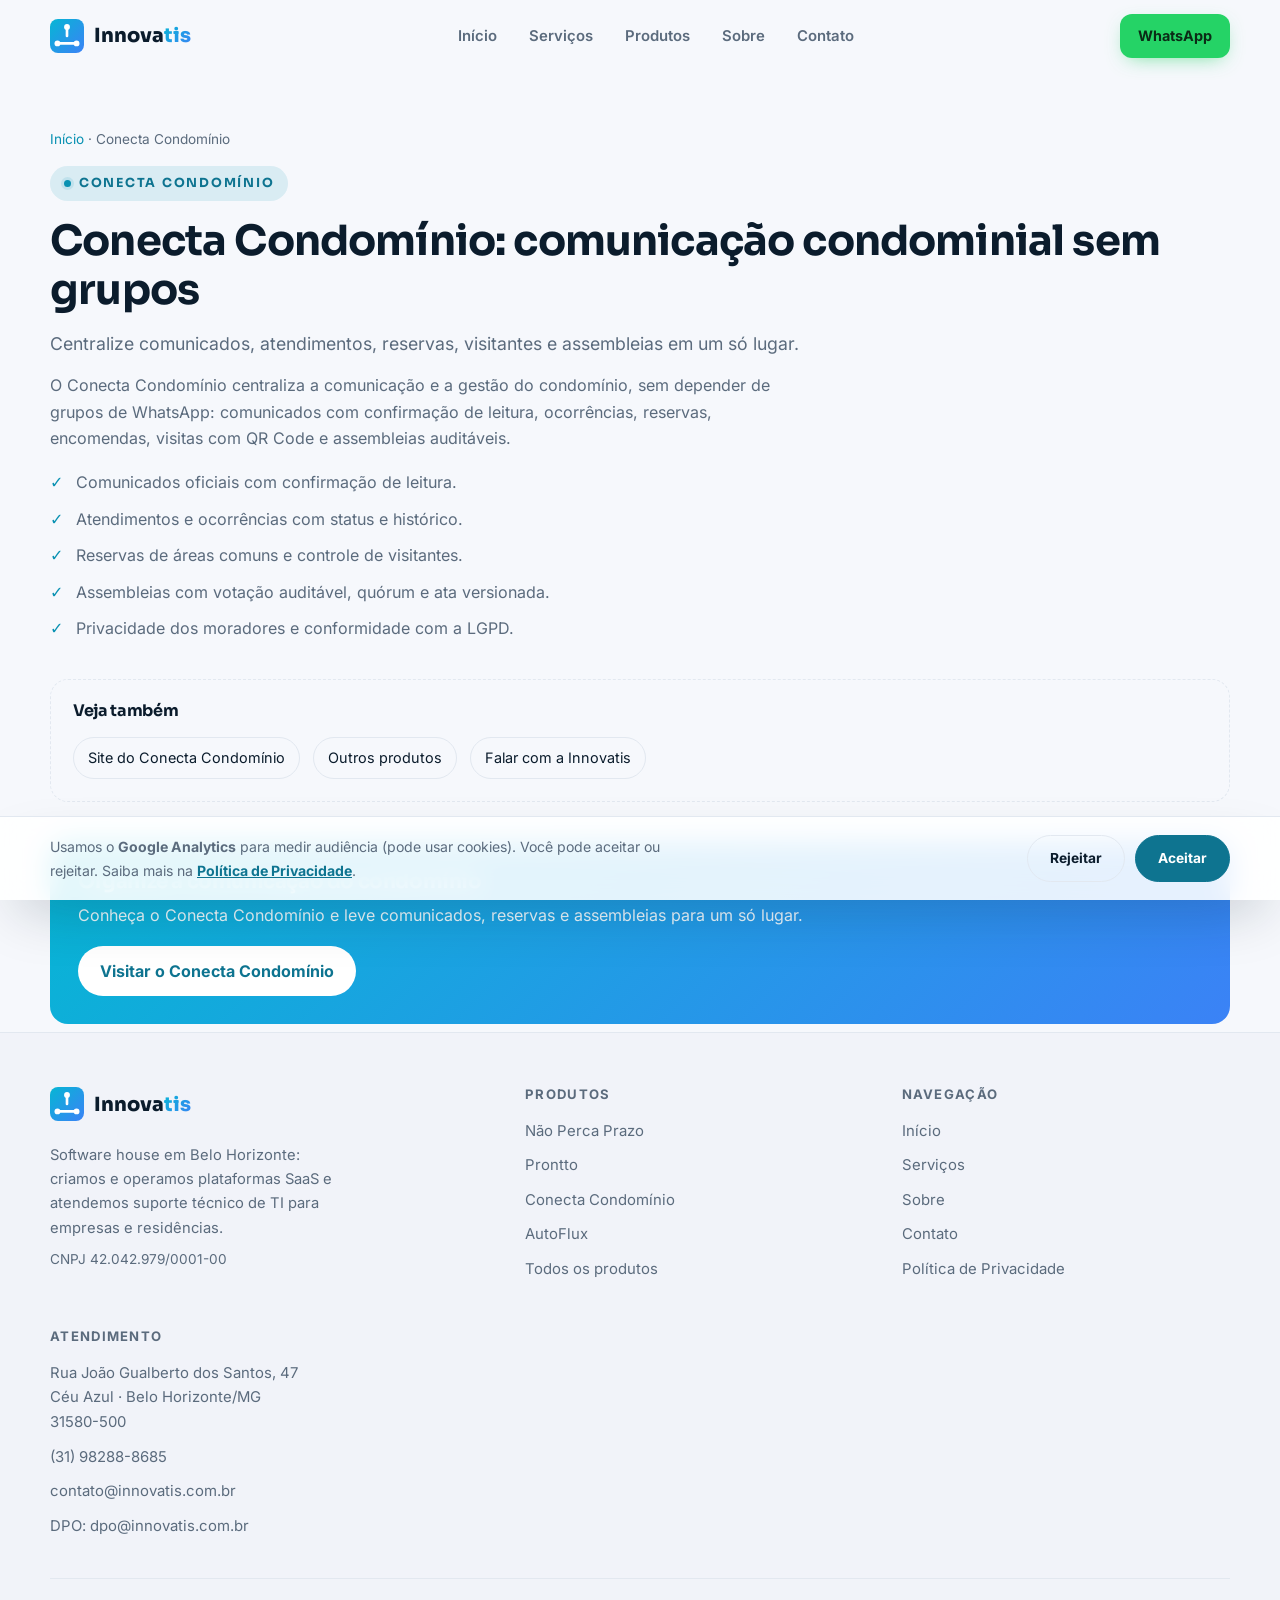
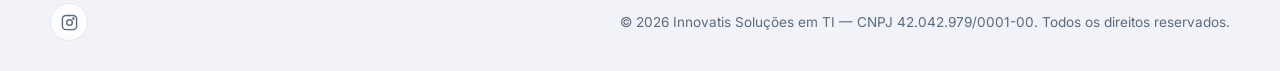
<file: produtos/conecta-condominio/index.html>
<!DOCTYPE html>
<html lang="pt-BR">
<head>
<meta charset="UTF-8">
<meta name="viewport" content="width=device-width, initial-scale=1.0">
<title>Conecta Condomínio | Comunicação entre síndico e moradores</title>
<meta name="description" content="Conecta Condomínio é a plataforma da Innovatis para comunicação e gestão condominial: comunicados com confirmação de leitura, reservas, visitantes e assembleias auditáveis, sem grupos de WhatsApp.">
<meta name="robots" content="index, follow, max-snippet:-1, max-image-preview:large, max-video-preview:-1">
<meta name="theme-color" content="#0e7490">
<link rel="canonical" href="https://innovatis.com.br/produtos/conecta-condominio/">
<link rel="alternate" hreflang="pt-BR" href="https://innovatis.com.br/produtos/conecta-condominio/">
<link rel="alternate" hreflang="x-default" href="https://innovatis.com.br/produtos/conecta-condominio/">
<meta property="og:type" content="website">
<meta property="og:locale" content="pt_BR">
<meta property="og:site_name" content="Innovatis Soluções em TI">
<meta property="og:title" content="Conecta Condomínio | Comunicação entre síndico e moradores">
<meta property="og:description" content="Conecta Condomínio é a plataforma da Innovatis para comunicação e gestão condominial: comunicados com confirmação de leitura, reservas, visitantes e assembleias auditáveis, sem grupos de WhatsApp.">
<meta property="og:url" content="https://innovatis.com.br/produtos/conecta-condominio/">
<meta property="og:image" content="https://innovatis.com.br/og-image.png">
<meta property="og:image:width" content="1200">
<meta property="og:image:height" content="630">
<meta property="og:image:alt" content="Innovatis Soluções em TI">
<meta name="twitter:card" content="summary_large_image">
<meta name="twitter:title" content="Conecta Condomínio | Comunicação entre síndico e moradores">
<meta name="twitter:description" content="Conecta Condomínio é a plataforma da Innovatis para comunicação e gestão condominial: comunicados com confirmação de leitura, reservas, visitantes e assembleias auditáveis, sem grupos de WhatsApp.">
<meta name="twitter:image" content="https://innovatis.com.br/og-image.png">
<link rel="icon" href="/favicon.ico" sizes="any">
<link rel="icon" type="image/svg+xml" href="/favicon.svg">
<link rel="icon" type="image/png" sizes="32x32" href="/favicon-32.png">
<link rel="apple-touch-icon" href="/apple-touch-icon.png">
<link rel="stylesheet" href="/styles.css">
<script type="application/ld+json">{"@context":"https://schema.org","@type":"BreadcrumbList","itemListElement":[{"@type":"ListItem","position":1,"name":"Início","item":"https://innovatis.com.br/"},{"@type":"ListItem","position":2,"name":"Conecta Condomínio","item":"https://innovatis.com.br/produtos/conecta-condominio/"}]}</script>
<script type="application/ld+json">{"@context":"https://schema.org","@type":"SoftwareApplication","name":"Conecta Condomínio","applicationCategory":"BusinessApplication","operatingSystem":"Web","url":"https://conectacondominio.innovatis.com.br/","description":"Plataforma de comunicação e gestão condominial com assembleias auditáveis.","inLanguage":"pt-BR","publisher":{"@type":"Organization","name":"Innovatis Soluções em TI","url":"https://innovatis.com.br/"}}</script>
<!-- Google tag (gtag.js) com Consent Mode v2 -->
<script>
  window.dataLayer = window.dataLayer || [];
  function gtag(){dataLayer.push(arguments);}
  gtag('consent', 'default', { ad_storage:'denied', ad_user_data:'denied', ad_personalization:'denied', analytics_storage:'denied', wait_for_update:500 });
  try { if (window.localStorage.getItem('innovatis-lgpd-consent') === 'accepted') { gtag('consent','update',{ad_storage:'granted',ad_user_data:'granted',ad_personalization:'granted',analytics_storage:'granted'}); } } catch (e) {}
</script>
<script async src="https://www.googletagmanager.com/gtag/js?id=G-0DYPJMRBHM"></script>
<script>
  gtag('js', new Date());
  gtag('config', 'G-0DYPJMRBHM');
</script>
</head>
<body>
<header class="site-header" id="siteHeader">
  <div class="container">
    <a class="brand" href="/" aria-label="Innovatis Soluções em TI — início">
      <svg viewBox="0 0 64 64" aria-hidden="true"><defs><linearGradient id="lg-brand" x1="0" y1="0" x2="1" y2="1"><stop offset="0" stop-color="#06b6d4"/><stop offset="1" stop-color="#3b82f6"/></linearGradient></defs><rect width="64" height="64" rx="15" fill="url(#lg-brand)"/><g stroke="#fff" stroke-width="5" stroke-linecap="round"><path d="M32 20v12"/><path d="M14 46h36"/></g><g fill="#fff"><circle cx="32" cy="15" r="5.5"/><circle cx="14" cy="46" r="5.5"/><circle cx="50" cy="46" r="5.5"/></g></svg>
      <span>Innova<em>tis</em></span>
    </a>
    <button class="nav-toggle" id="navToggle" aria-expanded="false" aria-controls="navMenu" aria-label="Abrir menu">
      <svg class="ic-open" viewBox="0 0 24 24" fill="none" stroke="currentColor" stroke-width="2" stroke-linecap="round" aria-hidden="true"><path d="M3 6h18M3 12h18M3 18h18"/></svg>
      <svg class="ic-close" viewBox="0 0 24 24" fill="none" stroke="currentColor" stroke-width="2" stroke-linecap="round" aria-hidden="true"><path d="M6 6l12 12M18 6L6 18"/></svg>
    </button>
    <nav class="nav-links" id="navMenu" aria-label="Navegação principal">
      <a href="/">Início</a>
      <a href="/#servicos">Serviços</a>
      <a href="/produtos/">Produtos</a>
      <a href="/sobre/">Sobre</a>
      <a href="/contato/">Contato</a>
    </nav>
    <a class="header-cta" href="https://wa.me/5531982888685?text=Ol%C3%A1%2C%20Innovatis!%20Preciso%20de%20suporte%20de%20TI." target="_blank" rel="noopener">WhatsApp</a>
  </div>
</header>
<main id="conteudo">
  <section class="section-pad lp-hero">
    <div class="container">
      <nav class="lp-crumb" aria-label="Trilha de navegação"><a href="/">Início</a> · <span>Conecta Condomínio</span></nav>
      <p class="eyebrow">Conecta Condomínio</p>
      <h1 class="section-title">Conecta Condomínio: comunicação condominial sem grupos</h1>
      <p class="section-sub">Centralize comunicados, atendimentos, reservas, visitantes e assembleias em um só lugar.</p>
      <div class="lp-prose">
        <p>O Conecta Condomínio centraliza a comunicação e a gestão do condomínio, sem depender de grupos de WhatsApp: comunicados com confirmação de leitura, ocorrências, reservas, encomendas, visitas com QR Code e assembleias auditáveis.</p>
        <ul class="lp-list">
          <li>Comunicados oficiais com confirmação de leitura.</li>
          <li>Atendimentos e ocorrências com status e histórico.</li>
          <li>Reservas de áreas comuns e controle de visitantes.</li>
          <li>Assembleias com votação auditável, quórum e ata versionada.</li>
          <li>Privacidade dos moradores e conformidade com a LGPD.</li>
        </ul>
      </div>
      <div class="lp-related">
        <h3>Veja também</h3>
        <a href="https://conectacondominio.innovatis.com.br/">Site do Conecta Condomínio</a>
        <a href="/produtos/">Outros produtos</a>
        <a href="/contato/">Falar com a Innovatis</a>
      </div>
      <div class="lp-cta">
        <h3>Organize a comunicação do condomínio</h3>
        <p>Conheça o Conecta Condomínio e leve comunicados, reservas e assembleias para um só lugar.</p>
        <a href="https://conectacondominio.innovatis.com.br/" target="_blank" rel="noopener">Visitar o Conecta Condomínio</a>
      </div>
    </div>
  </section>
</main>
<footer class="site-footer">
  <div class="container">
    <div class="footer-grid">
      <div class="footer-brand">
        <a class="brand" href="/" aria-label="Innovatis Soluções em TI">
          <svg viewBox="0 0 64 64" aria-hidden="true"><defs><linearGradient id="lg-brand-f" x1="0" y1="0" x2="1" y2="1"><stop offset="0" stop-color="#06b6d4"/><stop offset="1" stop-color="#3b82f6"/></linearGradient></defs><rect width="64" height="64" rx="15" fill="url(#lg-brand-f)"/><g stroke="#fff" stroke-width="5" stroke-linecap="round"><path d="M32 20v12"/><path d="M14 46h36"/></g><g fill="#fff"><circle cx="32" cy="15" r="5.5"/><circle cx="14" cy="46" r="5.5"/><circle cx="50" cy="46" r="5.5"/></g></svg>
          <span>Innova<em>tis</em></span>
        </a>
        <p>Software house em Belo Horizonte: criamos e operamos plataformas SaaS e atendemos suporte técnico de TI para empresas e residências.</p>
        <p class="footer-cnpj">CNPJ 42.042.979/0001-00</p>
      </div>
      <div class="footer-col">
        <h4>Produtos</h4>
        <ul>
          <li><a href="/produtos/nao-perca-prazo/">Não Perca Prazo</a></li>
          <li><a href="/produtos/prontto/">Prontto</a></li>
          <li><a href="/produtos/conecta-condominio/">Conecta Condomínio</a></li>
          <li><a href="/produtos/autoflux/">AutoFlux</a></li>
          <li><a href="/produtos/">Todos os produtos</a></li>
        </ul>
      </div>
      <div class="footer-col">
        <h4>Navegação</h4>
        <ul>
          <li><a href="/">Início</a></li>
          <li><a href="/#servicos">Serviços</a></li>
          <li><a href="/sobre/">Sobre</a></li>
          <li><a href="/contato/">Contato</a></li>
          <li><a href="/#privacidade">Política de Privacidade</a></li>
        </ul>
      </div>
      <div class="footer-col">
        <h4>Atendimento</h4>
        <ul>
          <li><span>Rua João Gualberto dos Santos, 47<br>Céu Azul · Belo Horizonte/MG<br>31580-500</span></li>
          <li><a href="tel:+5531982888685">(31) 98288-8685</a></li>
          <li><a href="mailto:contato@innovatis.com.br">contato@innovatis.com.br</a></li>
          <li><a href="mailto:dpo@innovatis.com.br">DPO: dpo@innovatis.com.br</a></li>
        </ul>
      </div>
    </div>
    <div class="footer-bottom">
      <div class="socials" aria-label="Redes sociais">
        <a href="https://www.instagram.com/innovatis.solucoes" target="_blank" rel="noopener" aria-label="Instagram da Innovatis"><svg viewBox="0 0 24 24" fill="none" stroke="currentColor" stroke-width="2" stroke-linecap="round"><rect x="2" y="2" width="20" height="20" rx="5"/><circle cx="12" cy="12" r="4"/><circle cx="17.5" cy="6.5" r=".8" fill="currentColor"/></svg></a>
      </div>
      <span>© 2026 Innovatis Soluções em TI — CNPJ 42.042.979/0001-00. Todos os direitos reservados.</span>
    </div>
  </div>
</footer>
<script>
  (function(){
    var t=document.getElementById('navToggle'), m=document.getElementById('navMenu');
    if(t&&m){t.addEventListener('click',function(){var o=m.classList.toggle('open');t.setAttribute('aria-expanded',o?'true':'false');});}
  })();
</script>
<div class="lgpd-banner" id="lgpdBanner" role="dialog" aria-live="polite" aria-label="Aviso de privacidade e consentimento" hidden>
  <div class="lgpd-inner">
    <p>Usamos o <strong>Google Analytics</strong> para medir audiência (pode usar cookies). Você pode aceitar ou rejeitar. Saiba mais na <a href="/#privacidade">Política de Privacidade</a>.</p>
    <div class="lgpd-actions">
      <button type="button" class="lgpd-reject" id="lgpdReject">Rejeitar</button>
      <button type="button" class="lgpd-accept" id="lgpdAccept">Aceitar</button>
    </div>
  </div>
</div>
<script>
(function(){
  var KEY='innovatis-lgpd-consent', b=document.getElementById('lgpdBanner');
  if(!b) return;
  var v=null; try{v=localStorage.getItem(KEY);}catch(e){}
  if(!v){ b.hidden=false; requestAnimationFrame(function(){b.classList.add('is-visible');}); }
  function close(val){ try{localStorage.setItem(KEY,val);}catch(e){} if(typeof gtag==='function'){var s=val==='accepted'?'granted':'denied';gtag('consent','update',{ad_storage:s,ad_user_data:s,ad_personalization:s,analytics_storage:s});} b.classList.remove('is-visible'); setTimeout(function(){b.hidden=true;},400); }
  document.getElementById('lgpdAccept').addEventListener('click',function(){close('accepted');});
  document.getElementById('lgpdReject').addEventListener('click',function(){close('rejected');});
})();
</script>
</body>
</html>
</file>
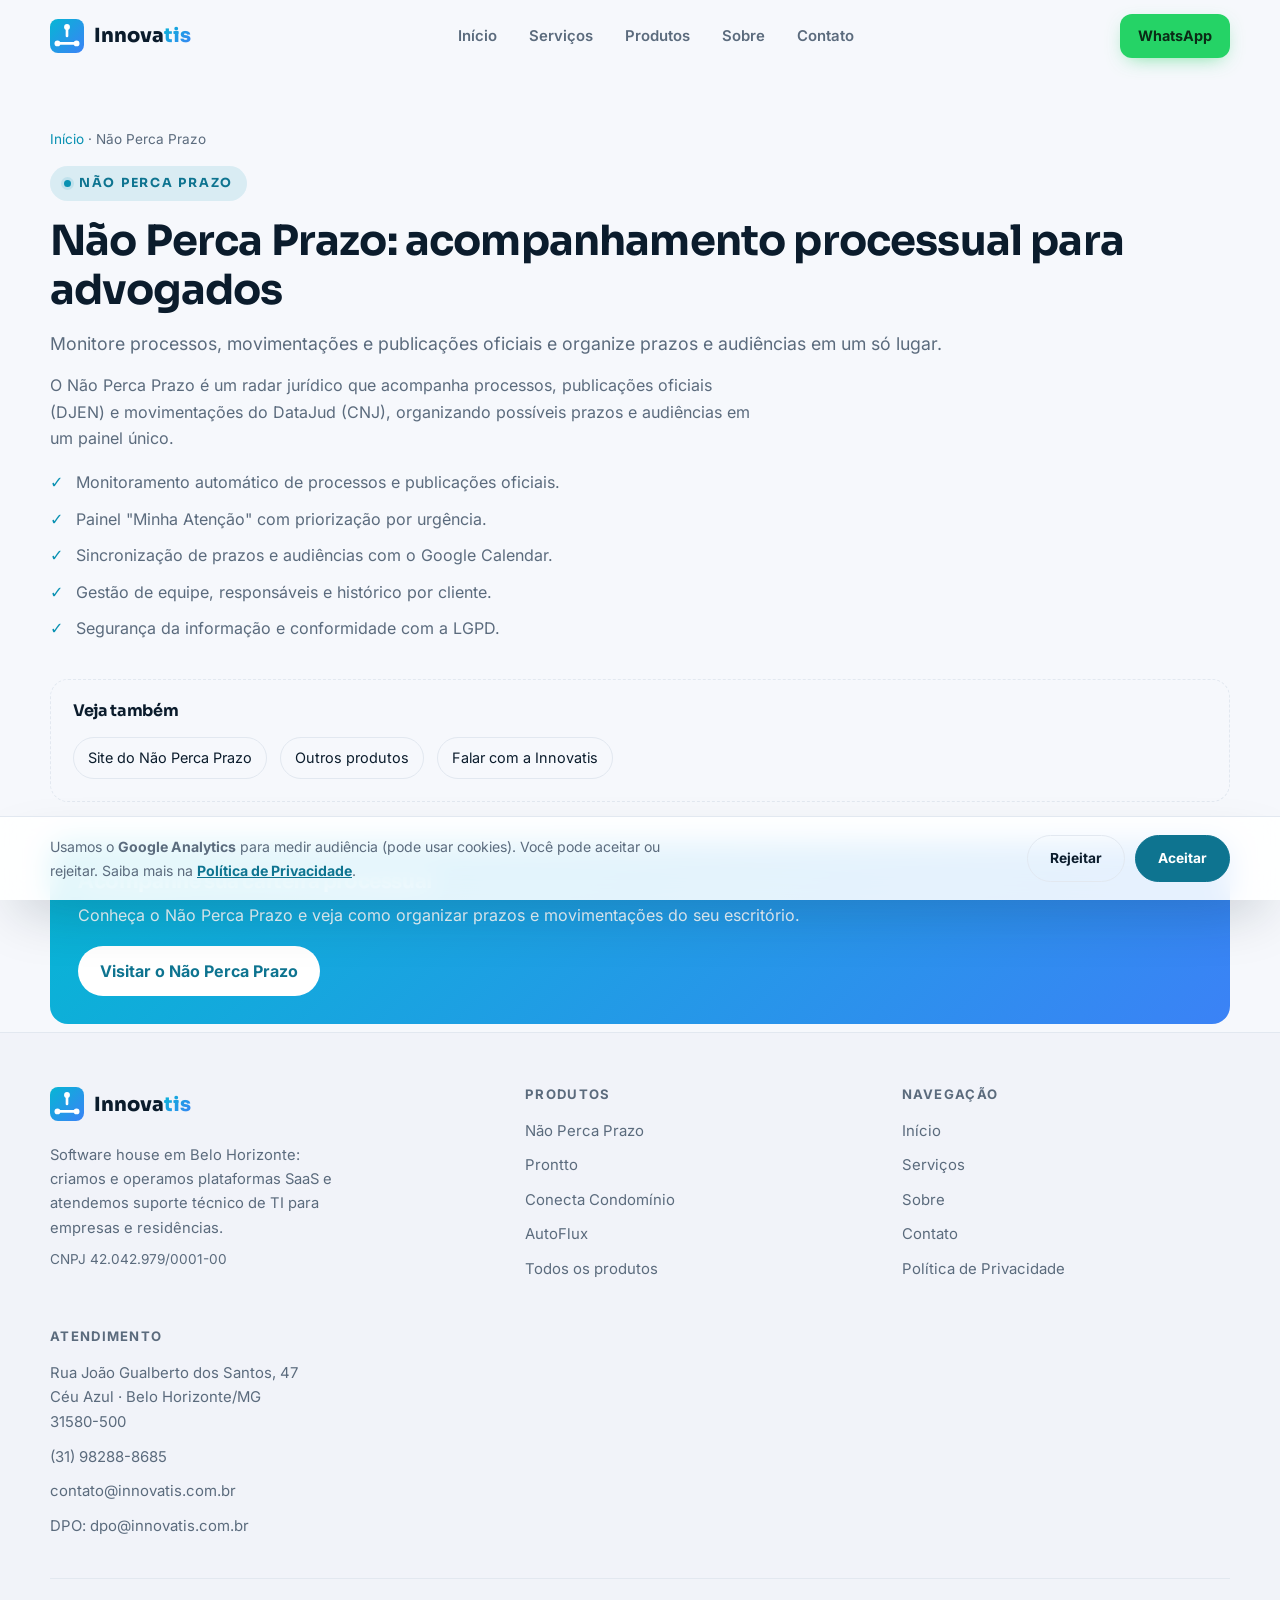
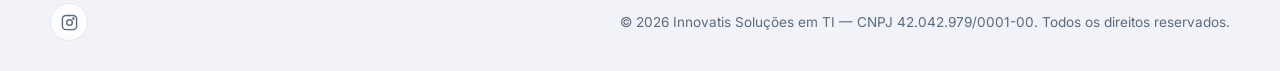
<file: produtos/nao-perca-prazo/index.html>
<!DOCTYPE html>
<html lang="pt-BR">
<head>
<meta charset="UTF-8">
<meta name="viewport" content="width=device-width, initial-scale=1.0">
<title>Não Perca Prazo | Software de acompanhamento processual para advogados</title>
<meta name="description" content="Não Perca Prazo é o radar jurídico da Innovatis: monitore processos, publicações do DJEN e movimentações do DataJud, com prazos e agenda integrada para advogados.">
<meta name="robots" content="index, follow, max-snippet:-1, max-image-preview:large, max-video-preview:-1">
<meta name="theme-color" content="#0e7490">
<link rel="canonical" href="https://innovatis.com.br/produtos/nao-perca-prazo/">
<link rel="alternate" hreflang="pt-BR" href="https://innovatis.com.br/produtos/nao-perca-prazo/">
<link rel="alternate" hreflang="x-default" href="https://innovatis.com.br/produtos/nao-perca-prazo/">
<meta property="og:type" content="website">
<meta property="og:locale" content="pt_BR">
<meta property="og:site_name" content="Innovatis Soluções em TI">
<meta property="og:title" content="Não Perca Prazo | Software de acompanhamento processual para advogados">
<meta property="og:description" content="Não Perca Prazo é o radar jurídico da Innovatis: monitore processos, publicações do DJEN e movimentações do DataJud, com prazos e agenda integrada para advogados.">
<meta property="og:url" content="https://innovatis.com.br/produtos/nao-perca-prazo/">
<meta property="og:image" content="https://innovatis.com.br/og-image.png">
<meta property="og:image:width" content="1200">
<meta property="og:image:height" content="630">
<meta property="og:image:alt" content="Innovatis Soluções em TI">
<meta name="twitter:card" content="summary_large_image">
<meta name="twitter:title" content="Não Perca Prazo | Software de acompanhamento processual para advogados">
<meta name="twitter:description" content="Não Perca Prazo é o radar jurídico da Innovatis: monitore processos, publicações do DJEN e movimentações do DataJud, com prazos e agenda integrada para advogados.">
<meta name="twitter:image" content="https://innovatis.com.br/og-image.png">
<link rel="icon" href="/favicon.ico" sizes="any">
<link rel="icon" type="image/svg+xml" href="/favicon.svg">
<link rel="icon" type="image/png" sizes="32x32" href="/favicon-32.png">
<link rel="apple-touch-icon" href="/apple-touch-icon.png">
<link rel="stylesheet" href="/styles.css">
<script type="application/ld+json">{"@context":"https://schema.org","@type":"BreadcrumbList","itemListElement":[{"@type":"ListItem","position":1,"name":"Início","item":"https://innovatis.com.br/"},{"@type":"ListItem","position":2,"name":"Não Perca Prazo","item":"https://innovatis.com.br/produtos/nao-perca-prazo/"}]}</script>
<script type="application/ld+json">{"@context":"https://schema.org","@type":"SoftwareApplication","name":"Não Perca Prazo","applicationCategory":"BusinessApplication","operatingSystem":"Web","url":"https://naopercaprazo.innovatis.com.br/","description":"Radar jurídico para advogados e escritórios com monitoramento de processos, prazos e audiências.","inLanguage":"pt-BR","publisher":{"@type":"Organization","name":"Innovatis Soluções em TI","url":"https://innovatis.com.br/"}}</script>
<!-- Google tag (gtag.js) com Consent Mode v2 -->
<script>
  window.dataLayer = window.dataLayer || [];
  function gtag(){dataLayer.push(arguments);}
  gtag('consent', 'default', { ad_storage:'denied', ad_user_data:'denied', ad_personalization:'denied', analytics_storage:'denied', wait_for_update:500 });
  try { if (window.localStorage.getItem('innovatis-lgpd-consent') === 'accepted') { gtag('consent','update',{ad_storage:'granted',ad_user_data:'granted',ad_personalization:'granted',analytics_storage:'granted'}); } } catch (e) {}
</script>
<script async src="https://www.googletagmanager.com/gtag/js?id=G-0DYPJMRBHM"></script>
<script>
  gtag('js', new Date());
  gtag('config', 'G-0DYPJMRBHM');
</script>
</head>
<body>
<header class="site-header" id="siteHeader">
  <div class="container">
    <a class="brand" href="/" aria-label="Innovatis Soluções em TI — início">
      <svg viewBox="0 0 64 64" aria-hidden="true"><defs><linearGradient id="lg-brand" x1="0" y1="0" x2="1" y2="1"><stop offset="0" stop-color="#06b6d4"/><stop offset="1" stop-color="#3b82f6"/></linearGradient></defs><rect width="64" height="64" rx="15" fill="url(#lg-brand)"/><g stroke="#fff" stroke-width="5" stroke-linecap="round"><path d="M32 20v12"/><path d="M14 46h36"/></g><g fill="#fff"><circle cx="32" cy="15" r="5.5"/><circle cx="14" cy="46" r="5.5"/><circle cx="50" cy="46" r="5.5"/></g></svg>
      <span>Innova<em>tis</em></span>
    </a>
    <button class="nav-toggle" id="navToggle" aria-expanded="false" aria-controls="navMenu" aria-label="Abrir menu">
      <svg class="ic-open" viewBox="0 0 24 24" fill="none" stroke="currentColor" stroke-width="2" stroke-linecap="round" aria-hidden="true"><path d="M3 6h18M3 12h18M3 18h18"/></svg>
      <svg class="ic-close" viewBox="0 0 24 24" fill="none" stroke="currentColor" stroke-width="2" stroke-linecap="round" aria-hidden="true"><path d="M6 6l12 12M18 6L6 18"/></svg>
    </button>
    <nav class="nav-links" id="navMenu" aria-label="Navegação principal">
      <a href="/">Início</a>
      <a href="/#servicos">Serviços</a>
      <a href="/produtos/">Produtos</a>
      <a href="/sobre/">Sobre</a>
      <a href="/contato/">Contato</a>
    </nav>
    <a class="header-cta" href="https://wa.me/5531982888685?text=Ol%C3%A1%2C%20Innovatis!%20Preciso%20de%20suporte%20de%20TI." target="_blank" rel="noopener">WhatsApp</a>
  </div>
</header>
<main id="conteudo">
  <section class="section-pad lp-hero">
    <div class="container">
      <nav class="lp-crumb" aria-label="Trilha de navegação"><a href="/">Início</a> · <span>Não Perca Prazo</span></nav>
      <p class="eyebrow">Não Perca Prazo</p>
      <h1 class="section-title">Não Perca Prazo: acompanhamento processual para advogados</h1>
      <p class="section-sub">Monitore processos, movimentações e publicações oficiais e organize prazos e audiências em um só lugar.</p>
      <div class="lp-prose">
        <p>O Não Perca Prazo é um radar jurídico que acompanha processos, publicações oficiais (DJEN) e movimentações do DataJud (CNJ), organizando possíveis prazos e audiências em um painel único.</p>
        <ul class="lp-list">
          <li>Monitoramento automático de processos e publicações oficiais.</li>
          <li>Painel "Minha Atenção" com priorização por urgência.</li>
          <li>Sincronização de prazos e audiências com o Google Calendar.</li>
          <li>Gestão de equipe, responsáveis e histórico por cliente.</li>
          <li>Segurança da informação e conformidade com a LGPD.</li>
        </ul>
      </div>
      <div class="lp-related">
        <h3>Veja também</h3>
        <a href="https://naopercaprazo.innovatis.com.br/">Site do Não Perca Prazo</a>
        <a href="/produtos/">Outros produtos</a>
        <a href="/contato/">Falar com a Innovatis</a>
      </div>
      <div class="lp-cta">
        <h3>Acompanhe sua carteira processual</h3>
        <p>Conheça o Não Perca Prazo e veja como organizar prazos e movimentações do seu escritório.</p>
        <a href="https://naopercaprazo.innovatis.com.br/" target="_blank" rel="noopener">Visitar o Não Perca Prazo</a>
      </div>
    </div>
  </section>
</main>
<footer class="site-footer">
  <div class="container">
    <div class="footer-grid">
      <div class="footer-brand">
        <a class="brand" href="/" aria-label="Innovatis Soluções em TI">
          <svg viewBox="0 0 64 64" aria-hidden="true"><defs><linearGradient id="lg-brand-f" x1="0" y1="0" x2="1" y2="1"><stop offset="0" stop-color="#06b6d4"/><stop offset="1" stop-color="#3b82f6"/></linearGradient></defs><rect width="64" height="64" rx="15" fill="url(#lg-brand-f)"/><g stroke="#fff" stroke-width="5" stroke-linecap="round"><path d="M32 20v12"/><path d="M14 46h36"/></g><g fill="#fff"><circle cx="32" cy="15" r="5.5"/><circle cx="14" cy="46" r="5.5"/><circle cx="50" cy="46" r="5.5"/></g></svg>
          <span>Innova<em>tis</em></span>
        </a>
        <p>Software house em Belo Horizonte: criamos e operamos plataformas SaaS e atendemos suporte técnico de TI para empresas e residências.</p>
        <p class="footer-cnpj">CNPJ 42.042.979/0001-00</p>
      </div>
      <div class="footer-col">
        <h4>Produtos</h4>
        <ul>
          <li><a href="/produtos/nao-perca-prazo/">Não Perca Prazo</a></li>
          <li><a href="/produtos/prontto/">Prontto</a></li>
          <li><a href="/produtos/conecta-condominio/">Conecta Condomínio</a></li>
          <li><a href="/produtos/autoflux/">AutoFlux</a></li>
          <li><a href="/produtos/">Todos os produtos</a></li>
        </ul>
      </div>
      <div class="footer-col">
        <h4>Navegação</h4>
        <ul>
          <li><a href="/">Início</a></li>
          <li><a href="/#servicos">Serviços</a></li>
          <li><a href="/sobre/">Sobre</a></li>
          <li><a href="/contato/">Contato</a></li>
          <li><a href="/#privacidade">Política de Privacidade</a></li>
        </ul>
      </div>
      <div class="footer-col">
        <h4>Atendimento</h4>
        <ul>
          <li><span>Rua João Gualberto dos Santos, 47<br>Céu Azul · Belo Horizonte/MG<br>31580-500</span></li>
          <li><a href="tel:+5531982888685">(31) 98288-8685</a></li>
          <li><a href="mailto:contato@innovatis.com.br">contato@innovatis.com.br</a></li>
          <li><a href="mailto:dpo@innovatis.com.br">DPO: dpo@innovatis.com.br</a></li>
        </ul>
      </div>
    </div>
    <div class="footer-bottom">
      <div class="socials" aria-label="Redes sociais">
        <a href="https://www.instagram.com/innovatis.solucoes" target="_blank" rel="noopener" aria-label="Instagram da Innovatis"><svg viewBox="0 0 24 24" fill="none" stroke="currentColor" stroke-width="2" stroke-linecap="round"><rect x="2" y="2" width="20" height="20" rx="5"/><circle cx="12" cy="12" r="4"/><circle cx="17.5" cy="6.5" r=".8" fill="currentColor"/></svg></a>
      </div>
      <span>© 2026 Innovatis Soluções em TI — CNPJ 42.042.979/0001-00. Todos os direitos reservados.</span>
    </div>
  </div>
</footer>
<script>
  (function(){
    var t=document.getElementById('navToggle'), m=document.getElementById('navMenu');
    if(t&&m){t.addEventListener('click',function(){var o=m.classList.toggle('open');t.setAttribute('aria-expanded',o?'true':'false');});}
  })();
</script>
<div class="lgpd-banner" id="lgpdBanner" role="dialog" aria-live="polite" aria-label="Aviso de privacidade e consentimento" hidden>
  <div class="lgpd-inner">
    <p>Usamos o <strong>Google Analytics</strong> para medir audiência (pode usar cookies). Você pode aceitar ou rejeitar. Saiba mais na <a href="/#privacidade">Política de Privacidade</a>.</p>
    <div class="lgpd-actions">
      <button type="button" class="lgpd-reject" id="lgpdReject">Rejeitar</button>
      <button type="button" class="lgpd-accept" id="lgpdAccept">Aceitar</button>
    </div>
  </div>
</div>
<script>
(function(){
  var KEY='innovatis-lgpd-consent', b=document.getElementById('lgpdBanner');
  if(!b) return;
  var v=null; try{v=localStorage.getItem(KEY);}catch(e){}
  if(!v){ b.hidden=false; requestAnimationFrame(function(){b.classList.add('is-visible');}); }
  function close(val){ try{localStorage.setItem(KEY,val);}catch(e){} if(typeof gtag==='function'){var s=val==='accepted'?'granted':'denied';gtag('consent','update',{ad_storage:s,ad_user_data:s,ad_personalization:s,analytics_storage:s});} b.classList.remove('is-visible'); setTimeout(function(){b.hidden=true;},400); }
  document.getElementById('lgpdAccept').addEventListener('click',function(){close('accepted');});
  document.getElementById('lgpdReject').addEventListener('click',function(){close('rejected');});
})();
</script>
</body>
</html>
</file>
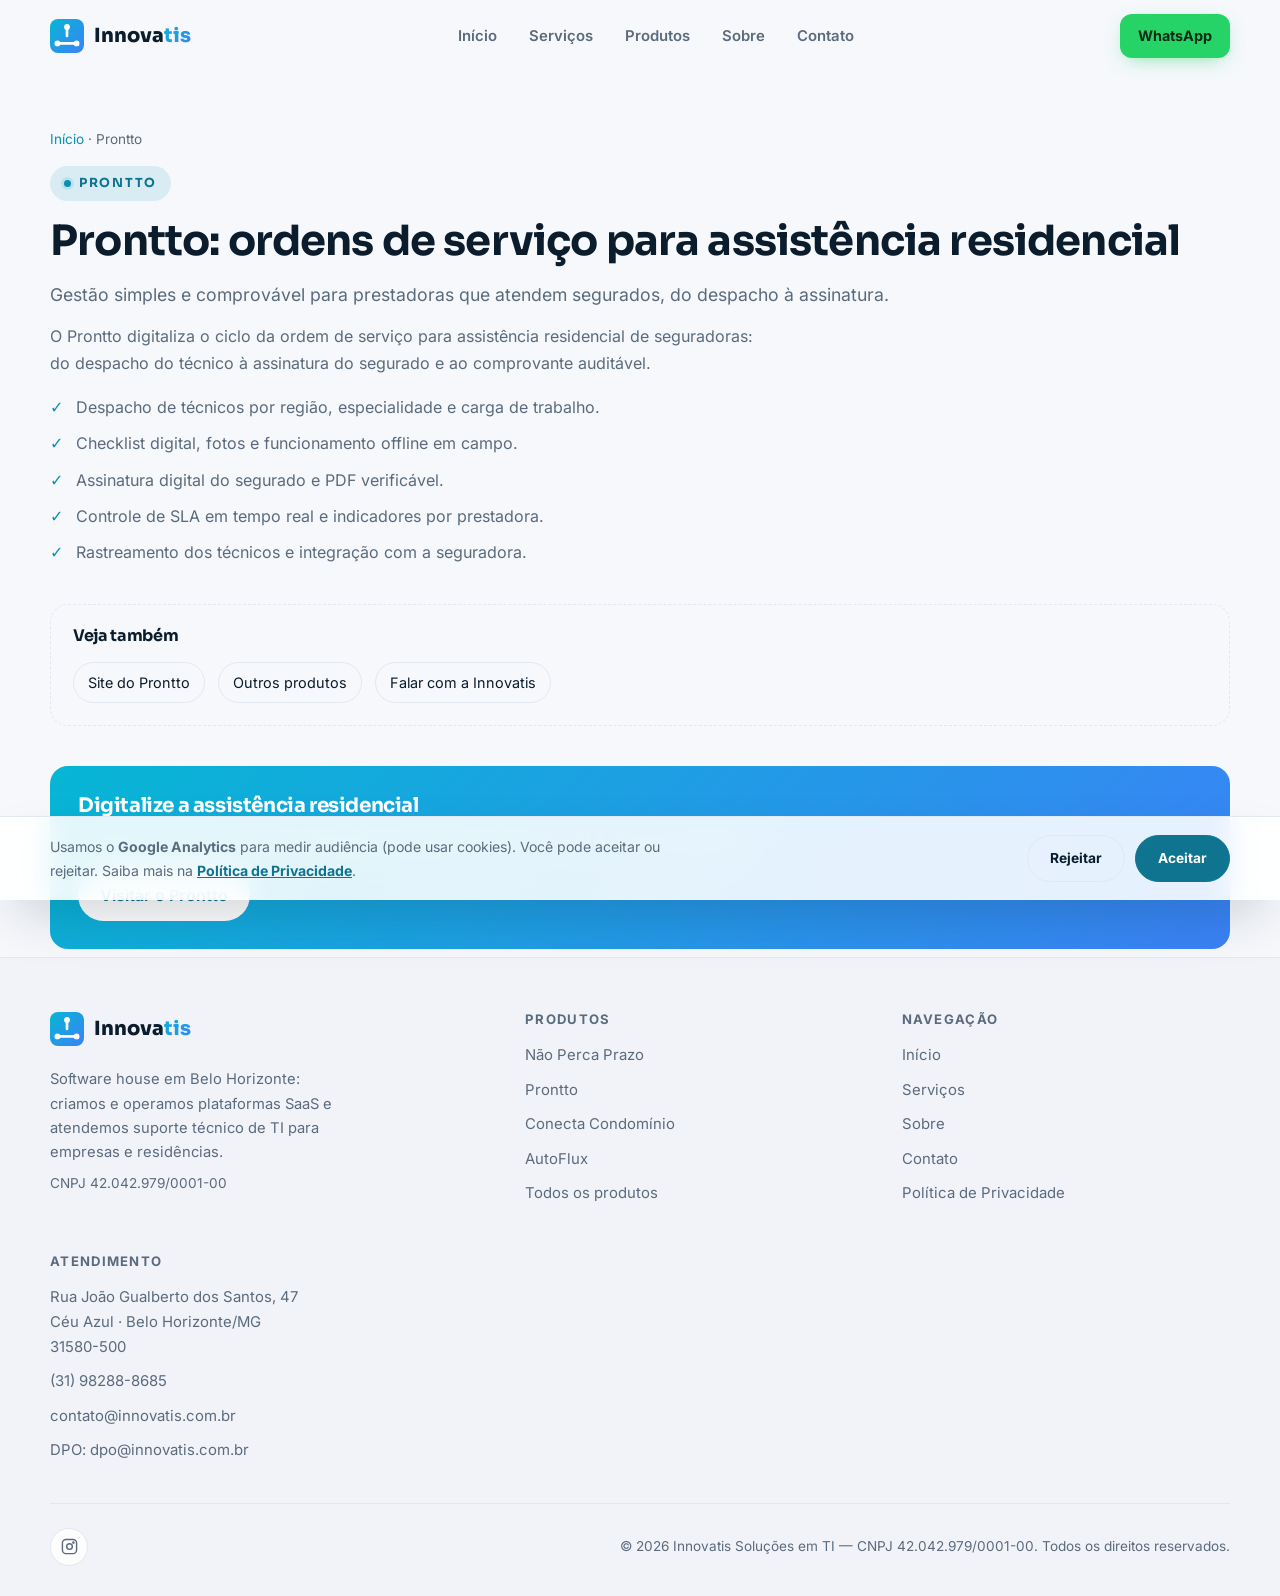
<file: produtos/prontto/index.html>
<!DOCTYPE html>
<html lang="pt-BR">
<head>
<meta charset="UTF-8">
<meta name="viewport" content="width=device-width, initial-scale=1.0">
<title>Prontto | Ordens de serviço para assistência residencial</title>
<meta name="description" content="Prontto é a plataforma da Innovatis para prestadoras de assistência residencial de seguradoras: ordens de serviço digitais, despacho, checklist, assinatura do segurado e SLA.">
<meta name="robots" content="index, follow, max-snippet:-1, max-image-preview:large, max-video-preview:-1">
<meta name="theme-color" content="#0e7490">
<link rel="canonical" href="https://innovatis.com.br/produtos/prontto/">
<link rel="alternate" hreflang="pt-BR" href="https://innovatis.com.br/produtos/prontto/">
<link rel="alternate" hreflang="x-default" href="https://innovatis.com.br/produtos/prontto/">
<meta property="og:type" content="website">
<meta property="og:locale" content="pt_BR">
<meta property="og:site_name" content="Innovatis Soluções em TI">
<meta property="og:title" content="Prontto | Ordens de serviço para assistência residencial">
<meta property="og:description" content="Prontto é a plataforma da Innovatis para prestadoras de assistência residencial de seguradoras: ordens de serviço digitais, despacho, checklist, assinatura do segurado e SLA.">
<meta property="og:url" content="https://innovatis.com.br/produtos/prontto/">
<meta property="og:image" content="https://innovatis.com.br/og-image.png">
<meta property="og:image:width" content="1200">
<meta property="og:image:height" content="630">
<meta property="og:image:alt" content="Innovatis Soluções em TI">
<meta name="twitter:card" content="summary_large_image">
<meta name="twitter:title" content="Prontto | Ordens de serviço para assistência residencial">
<meta name="twitter:description" content="Prontto é a plataforma da Innovatis para prestadoras de assistência residencial de seguradoras: ordens de serviço digitais, despacho, checklist, assinatura do segurado e SLA.">
<meta name="twitter:image" content="https://innovatis.com.br/og-image.png">
<link rel="icon" href="/favicon.ico" sizes="any">
<link rel="icon" type="image/svg+xml" href="/favicon.svg">
<link rel="icon" type="image/png" sizes="32x32" href="/favicon-32.png">
<link rel="apple-touch-icon" href="/apple-touch-icon.png">
<link rel="stylesheet" href="/styles.css">
<script type="application/ld+json">{"@context":"https://schema.org","@type":"BreadcrumbList","itemListElement":[{"@type":"ListItem","position":1,"name":"Início","item":"https://innovatis.com.br/"},{"@type":"ListItem","position":2,"name":"Prontto","item":"https://innovatis.com.br/produtos/prontto/"}]}</script>
<script type="application/ld+json">{"@context":"https://schema.org","@type":"SoftwareApplication","name":"Prontto","applicationCategory":"BusinessApplication","operatingSystem":"Web","url":"https://prontto.innovatis.com.br/","description":"Plataforma de gestão de ordens de serviço para assistência residencial de seguradoras.","inLanguage":"pt-BR","publisher":{"@type":"Organization","name":"Innovatis Soluções em TI","url":"https://innovatis.com.br/"}}</script>
<!-- Google tag (gtag.js) com Consent Mode v2 -->
<script>
  window.dataLayer = window.dataLayer || [];
  function gtag(){dataLayer.push(arguments);}
  gtag('consent', 'default', { ad_storage:'denied', ad_user_data:'denied', ad_personalization:'denied', analytics_storage:'denied', wait_for_update:500 });
  try { if (window.localStorage.getItem('innovatis-lgpd-consent') === 'accepted') { gtag('consent','update',{ad_storage:'granted',ad_user_data:'granted',ad_personalization:'granted',analytics_storage:'granted'}); } } catch (e) {}
</script>
<script async src="https://www.googletagmanager.com/gtag/js?id=G-0DYPJMRBHM"></script>
<script>
  gtag('js', new Date());
  gtag('config', 'G-0DYPJMRBHM');
</script>
</head>
<body>
<header class="site-header" id="siteHeader">
  <div class="container">
    <a class="brand" href="/" aria-label="Innovatis Soluções em TI — início">
      <svg viewBox="0 0 64 64" aria-hidden="true"><defs><linearGradient id="lg-brand" x1="0" y1="0" x2="1" y2="1"><stop offset="0" stop-color="#06b6d4"/><stop offset="1" stop-color="#3b82f6"/></linearGradient></defs><rect width="64" height="64" rx="15" fill="url(#lg-brand)"/><g stroke="#fff" stroke-width="5" stroke-linecap="round"><path d="M32 20v12"/><path d="M14 46h36"/></g><g fill="#fff"><circle cx="32" cy="15" r="5.5"/><circle cx="14" cy="46" r="5.5"/><circle cx="50" cy="46" r="5.5"/></g></svg>
      <span>Innova<em>tis</em></span>
    </a>
    <button class="nav-toggle" id="navToggle" aria-expanded="false" aria-controls="navMenu" aria-label="Abrir menu">
      <svg class="ic-open" viewBox="0 0 24 24" fill="none" stroke="currentColor" stroke-width="2" stroke-linecap="round" aria-hidden="true"><path d="M3 6h18M3 12h18M3 18h18"/></svg>
      <svg class="ic-close" viewBox="0 0 24 24" fill="none" stroke="currentColor" stroke-width="2" stroke-linecap="round" aria-hidden="true"><path d="M6 6l12 12M18 6L6 18"/></svg>
    </button>
    <nav class="nav-links" id="navMenu" aria-label="Navegação principal">
      <a href="/">Início</a>
      <a href="/#servicos">Serviços</a>
      <a href="/produtos/">Produtos</a>
      <a href="/sobre/">Sobre</a>
      <a href="/contato/">Contato</a>
    </nav>
    <a class="header-cta" href="https://wa.me/5531982888685?text=Ol%C3%A1%2C%20Innovatis!%20Preciso%20de%20suporte%20de%20TI." target="_blank" rel="noopener">WhatsApp</a>
  </div>
</header>
<main id="conteudo">
  <section class="section-pad lp-hero">
    <div class="container">
      <nav class="lp-crumb" aria-label="Trilha de navegação"><a href="/">Início</a> · <span>Prontto</span></nav>
      <p class="eyebrow">Prontto</p>
      <h1 class="section-title">Prontto: ordens de serviço para assistência residencial</h1>
      <p class="section-sub">Gestão simples e comprovável para prestadoras que atendem segurados, do despacho à assinatura.</p>
      <div class="lp-prose">
        <p>O Prontto digitaliza o ciclo da ordem de serviço para assistência residencial de seguradoras: do despacho do técnico à assinatura do segurado e ao comprovante auditável.</p>
        <ul class="lp-list">
          <li>Despacho de técnicos por região, especialidade e carga de trabalho.</li>
          <li>Checklist digital, fotos e funcionamento offline em campo.</li>
          <li>Assinatura digital do segurado e PDF verificável.</li>
          <li>Controle de SLA em tempo real e indicadores por prestadora.</li>
          <li>Rastreamento dos técnicos e integração com a seguradora.</li>
        </ul>
      </div>
      <div class="lp-related">
        <h3>Veja também</h3>
        <a href="https://prontto.innovatis.com.br/">Site do Prontto</a>
        <a href="/produtos/">Outros produtos</a>
        <a href="/contato/">Falar com a Innovatis</a>
      </div>
      <div class="lp-cta">
        <h3>Digitalize a assistência residencial</h3>
        <p>Conheça o Prontto e organize despacho, execução, evidências e SLA da sua operação.</p>
        <a href="https://prontto.innovatis.com.br/" target="_blank" rel="noopener">Visitar o Prontto</a>
      </div>
    </div>
  </section>
</main>
<footer class="site-footer">
  <div class="container">
    <div class="footer-grid">
      <div class="footer-brand">
        <a class="brand" href="/" aria-label="Innovatis Soluções em TI">
          <svg viewBox="0 0 64 64" aria-hidden="true"><defs><linearGradient id="lg-brand-f" x1="0" y1="0" x2="1" y2="1"><stop offset="0" stop-color="#06b6d4"/><stop offset="1" stop-color="#3b82f6"/></linearGradient></defs><rect width="64" height="64" rx="15" fill="url(#lg-brand-f)"/><g stroke="#fff" stroke-width="5" stroke-linecap="round"><path d="M32 20v12"/><path d="M14 46h36"/></g><g fill="#fff"><circle cx="32" cy="15" r="5.5"/><circle cx="14" cy="46" r="5.5"/><circle cx="50" cy="46" r="5.5"/></g></svg>
          <span>Innova<em>tis</em></span>
        </a>
        <p>Software house em Belo Horizonte: criamos e operamos plataformas SaaS e atendemos suporte técnico de TI para empresas e residências.</p>
        <p class="footer-cnpj">CNPJ 42.042.979/0001-00</p>
      </div>
      <div class="footer-col">
        <h4>Produtos</h4>
        <ul>
          <li><a href="/produtos/nao-perca-prazo/">Não Perca Prazo</a></li>
          <li><a href="/produtos/prontto/">Prontto</a></li>
          <li><a href="/produtos/conecta-condominio/">Conecta Condomínio</a></li>
          <li><a href="/produtos/autoflux/">AutoFlux</a></li>
          <li><a href="/produtos/">Todos os produtos</a></li>
        </ul>
      </div>
      <div class="footer-col">
        <h4>Navegação</h4>
        <ul>
          <li><a href="/">Início</a></li>
          <li><a href="/#servicos">Serviços</a></li>
          <li><a href="/sobre/">Sobre</a></li>
          <li><a href="/contato/">Contato</a></li>
          <li><a href="/#privacidade">Política de Privacidade</a></li>
        </ul>
      </div>
      <div class="footer-col">
        <h4>Atendimento</h4>
        <ul>
          <li><span>Rua João Gualberto dos Santos, 47<br>Céu Azul · Belo Horizonte/MG<br>31580-500</span></li>
          <li><a href="tel:+5531982888685">(31) 98288-8685</a></li>
          <li><a href="mailto:contato@innovatis.com.br">contato@innovatis.com.br</a></li>
          <li><a href="mailto:dpo@innovatis.com.br">DPO: dpo@innovatis.com.br</a></li>
        </ul>
      </div>
    </div>
    <div class="footer-bottom">
      <div class="socials" aria-label="Redes sociais">
        <a href="https://www.instagram.com/innovatis.solucoes" target="_blank" rel="noopener" aria-label="Instagram da Innovatis"><svg viewBox="0 0 24 24" fill="none" stroke="currentColor" stroke-width="2" stroke-linecap="round"><rect x="2" y="2" width="20" height="20" rx="5"/><circle cx="12" cy="12" r="4"/><circle cx="17.5" cy="6.5" r=".8" fill="currentColor"/></svg></a>
      </div>
      <span>© 2026 Innovatis Soluções em TI — CNPJ 42.042.979/0001-00. Todos os direitos reservados.</span>
    </div>
  </div>
</footer>
<script>
  (function(){
    var t=document.getElementById('navToggle'), m=document.getElementById('navMenu');
    if(t&&m){t.addEventListener('click',function(){var o=m.classList.toggle('open');t.setAttribute('aria-expanded',o?'true':'false');});}
  })();
</script>
<div class="lgpd-banner" id="lgpdBanner" role="dialog" aria-live="polite" aria-label="Aviso de privacidade e consentimento" hidden>
  <div class="lgpd-inner">
    <p>Usamos o <strong>Google Analytics</strong> para medir audiência (pode usar cookies). Você pode aceitar ou rejeitar. Saiba mais na <a href="/#privacidade">Política de Privacidade</a>.</p>
    <div class="lgpd-actions">
      <button type="button" class="lgpd-reject" id="lgpdReject">Rejeitar</button>
      <button type="button" class="lgpd-accept" id="lgpdAccept">Aceitar</button>
    </div>
  </div>
</div>
<script>
(function(){
  var KEY='innovatis-lgpd-consent', b=document.getElementById('lgpdBanner');
  if(!b) return;
  var v=null; try{v=localStorage.getItem(KEY);}catch(e){}
  if(!v){ b.hidden=false; requestAnimationFrame(function(){b.classList.add('is-visible');}); }
  function close(val){ try{localStorage.setItem(KEY,val);}catch(e){} if(typeof gtag==='function'){var s=val==='accepted'?'granted':'denied';gtag('consent','update',{ad_storage:s,ad_user_data:s,ad_personalization:s,analytics_storage:s});} b.classList.remove('is-visible'); setTimeout(function(){b.hidden=true;},400); }
  document.getElementById('lgpdAccept').addEventListener('click',function(){close('accepted');});
  document.getElementById('lgpdReject').addEventListener('click',function(){close('rejected');});
})();
</script>
</body>
</html>
</file>
<file: styles.css>
/* ============================================================
   FONTES LOCAIS (self-hosted) — Sora + Inter
   ============================================================ */
@font-face{font-family:'Inter';font-style:normal;font-weight:100 900;font-display:swap;src:url(fonts/inter-latin-ext.woff2) format('woff2');unicode-range:U+0100-02BA, U+02BD-02C5, U+02C7-02CC, U+02CE-02D7, U+02DD-02FF, U+0304, U+0308, U+0329, U+1D00-1DBF, U+1E00-1E9F, U+1EF2-1EFF, U+2020, U+20A0-20AB, U+20AD-20C4, U+2113, U+2C60-2C7F, U+A720-A7FF}
@font-face{font-family:'Inter';font-style:normal;font-weight:100 900;font-display:swap;src:url(fonts/inter-latin.woff2) format('woff2');unicode-range:U+0000-00FF, U+0131, U+0152-0153, U+02BB-02BC, U+02C6, U+02DA, U+02DC, U+0304, U+0308, U+0329, U+2000-206F, U+20AC, U+2122, U+2191, U+2193, U+2212, U+2215, U+FEFF, U+FFFD}
@font-face{font-family:'Sora';font-style:normal;font-weight:400 800;font-display:swap;src:url(fonts/sora-latin-ext.woff2) format('woff2');unicode-range:U+0100-02BA, U+02BD-02C5, U+02C7-02CC, U+02CE-02D7, U+02DD-02FF, U+0304, U+0308, U+0329, U+1D00-1DBF, U+1E00-1E9F, U+1EF2-1EFF, U+2020, U+20A0-20AB, U+20AD-20C4, U+2113, U+2C60-2C7F, U+A720-A7FF}
@font-face{font-family:'Sora';font-style:normal;font-weight:400 800;font-display:swap;src:url(fonts/sora-latin.woff2) format('woff2');unicode-range:U+0000-00FF, U+0131, U+0152-0153, U+02BB-02BC, U+02C6, U+02DA, U+02DC, U+0304, U+0308, U+0329, U+2000-206F, U+20AC, U+2122, U+2191, U+2193, U+2212, U+2215, U+FEFF, U+FFFD}

/* ============================================================
   VARIÁVEIS DE TEMA
   ============================================================ */
:root{
  --bg:#f6f8fc;
  --bg-soft:rgba(238, 242, 248, 0.65);
  --surface:rgba(255, 255, 255, 0.88);
  --surface-2:rgba(241, 245, 249, 0.9);
  --ink:#0b1c2c;
  --muted:#5b6b7d;
  --line:#e2e8f0;
  --brand:#0891b2;
  --brand-strong:#0e7490;
  --brand-soft:rgba(8,145,178,.12);
  --accent:#4f46e5;
  --accent-soft:rgba(79,70,229,.10);
  --grad:linear-gradient(135deg,#06b6d4 0%,#3b82f6 100%);
  --whats:#25d366;
  --whats-dark:#128c4a;
  --shadow-sm:0 1px 2px rgba(11,28,44,.05);
  --shadow-md:0 10px 30px -12px rgba(11,28,44,.18);
  --shadow-lg:0 24px 60px -20px rgba(11,28,44,.28);
  --header-h:72px;
  --radius:18px;
  --ease:cubic-bezier(.22,.61,.36,1);
  --stagger:.12s;
  color-scheme:light;
}
@media (prefers-color-scheme: dark){
  :root{
    --bg:#070e17;
    --bg-soft:rgba(12, 21, 33, 0.65);
    --surface:rgba(14, 26, 39, 0.88);
    --surface-2:rgba(19, 32, 47, 0.9);
    --ink:#e7f0f8;
    --muted:#93a7ba;
    --line:#1d3247;
    --brand:#22d3ee;
    --brand-strong:#06b6d4;
    --brand-soft:rgba(34,211,238,.13);
    --accent:#818cf8;
    --accent-soft:rgba(129,140,248,.12);
    --grad:linear-gradient(135deg,#06b6d4 0%,#6366f1 100%);
    --whats:#25d366;
    --whats-dark:#1dae58;
    --shadow-sm:0 1px 2px rgba(0,0,0,.3);
    --shadow-md:0 12px 34px -14px rgba(0,0,0,.5);
    --shadow-lg:0 26px 64px -22px rgba(0,0,0,.6);
    color-scheme:dark;
  }
}

/* RESET / BASE */
*,*::before,*::after{box-sizing:border-box;margin:0;padding:0}
html{scroll-behavior:smooth;-webkit-text-size-adjust:100%}
body{
  font-family:'Inter',system-ui,-apple-system,"Segoe UI",Roboto,sans-serif;
  background:var(--bg);
  color:var(--ink);
  line-height:1.65;
  overflow-x:hidden;
  -webkit-font-smoothing:antialiased;
}
img,svg{display:block;max-width:100%}
a{color:inherit;text-decoration:none}
button{font:inherit;cursor:pointer;background:none;border:none;color:inherit}
ul{list-style:none}
h1,h2,h3,h4{font-family:'Sora',sans-serif;line-height:1.18;letter-spacing:-.02em;font-weight:700}
::selection{background:var(--brand);color:#fff}

.sr-only{position:absolute;width:1px;height:1px;padding:0;margin:-1px;overflow:hidden;clip:rect(0 0 0 0);white-space:nowrap;border:0}

/* Skip link */
.skip-link{
  position:fixed;top:-100%;left:16px;z-index:2000;
  background:var(--brand-strong);color:#fff;padding:12px 18px;border-radius:10px;font-weight:600;
  transition:top .3s var(--ease);
}
.skip-link:focus{top:16px}

/* Scrollbar */
@media (pointer:fine){
  ::-webkit-scrollbar{width:11px}
  ::-webkit-scrollbar-track{background:var(--bg)}
  ::-webkit-scrollbar-thumb{background:rgba(8,145,178,.45);border-radius:20px;border:3px solid var(--bg)}
}

/* LAYOUT HELPERS */
.container{width:min(1180px,100% - 40px);margin-inline:auto}
section{position:relative;z-index:1;scroll-margin-top:calc(var(--header-h) + 8px)}
.section-pad{padding-block:clamp(64px,9vw,110px)}
.section-head{max-width:720px;margin:0 auto clamp(36px,5vw,56px);text-align:center}
.eyebrow{
  display:inline-flex;align-items:center;gap:8px;
  font-family:'Sora',sans-serif;font-size:.78rem;font-weight:700;letter-spacing:.14em;text-transform:uppercase;
  color:var(--brand-strong);background:var(--brand-soft);
  padding:7px 14px;border-radius:999px;margin-bottom:16px;
}
.eyebrow::before{content:"";width:7px;height:7px;border-radius:50%;background:var(--brand);box-shadow:0 0 0 3px var(--brand-soft)}
.section-title{font-size:clamp(1.65rem,3.6vw,2.6rem);margin-bottom:14px}
.section-sub{color:var(--muted);font-size:clamp(1rem,1.4vw,1.1rem)}
.grad-text{background:var(--grad);-webkit-background-clip:text;background-clip:text;color:transparent}

/* SCROLL REVEAL */
.reveal{opacity:1;transform:none}
.js .reveal{opacity:0;transform:translateY(26px);transition:opacity .7s var(--ease),transform .7s var(--ease);will-change:opacity,transform}
.js .reveal.is-in{opacity:1;transform:none}
.js .reveal[data-d="1"]{transition-delay:var(--stagger)}
.js .reveal[data-d="2"]{transition-delay:calc(var(--stagger) * 2)}
.js .reveal[data-d="3"]{transition-delay:calc(var(--stagger) * 3)}
.js .reveal[data-d="4"]{transition-delay:calc(var(--stagger) * 4)}

/* HEADER / NAVIGATION (CORRIGIDO: USA COR DA PÁGINA) */
.site-header{
  position:fixed;inset:0 0 auto 0;z-index:1000;height:var(--header-h);
  display:flex;align-items:center;
  transition:background .35s var(--ease),box-shadow .35s var(--ease),height .35s var(--ease),border-color .35s var(--ease);
}
.site-header.is-scrolled{
  background:color-mix(in srgb, var(--bg) 85%, transparent);
  backdrop-filter:blur(12px);-webkit-backdrop-filter:blur(12px);
  box-shadow:var(--shadow-sm);
  border-bottom:1px solid var(--line);
}
.site-header .container{display:flex;align-items:center;justify-content:space-between;gap:24px}

.brand{display:inline-flex;align-items:center;gap:10px;font-family:'Sora',sans-serif;font-weight:800;font-size:1.22rem;line-height:1}
.brand svg{width:34px;height:34px;flex:none}
.brand em{font-style:normal;background:var(--grad);-webkit-background-clip:text;background-clip:text;color:transparent}

.nav-links{display:flex;align-items:center;gap:4px}
.nav-links a{
  position:relative;padding:9px 14px;font-weight:600;font-size:.93rem;color:var(--muted);
  border-radius:10px;transition:color .25s var(--ease),background .25s var(--ease);
}
.nav-links a::after{
  content:"";position:absolute;left:14px;right:14px;bottom:4px;height:2px;border-radius:2px;
  background:var(--grad);transform:scaleX(0);transform-origin:left;transition:transform .3s var(--ease);
}
.nav-links a:hover{color:var(--ink);background:var(--surface-2)}
.nav-links a.active{color:var(--brand-strong)}
.nav-links a.active::after{transform:scaleX(1)}

/* NAV DROPDOWN */
.nav-dropdown{position:relative}
.nav-dropdown-toggle{
  display:inline-flex;align-items:center;gap:6px;
  padding:9px 14px;font-weight:600;font-size:.93rem;color:var(--muted);
  border-radius:10px;background:transparent;border:none;cursor:pointer;
  font-family:'Inter',sans-serif;
  transition:color .25s var(--ease),background .25s var(--ease);
}
.nav-dropdown-toggle:hover{color:var(--ink);background:var(--surface-2)}
.nav-dropdown-menu{
  position:absolute;top:100%;left:0;z-index:100;
  background:var(--surface);border:1px solid var(--line);border-radius:12px;
  padding:8px;min-width:220px;box-shadow:var(--shadow-lg);
  opacity:0;visibility:hidden;transform:translateY(-8px);
  transition:opacity .2s var(--ease),visibility .2s var(--ease),transform .2s var(--ease);
}
.nav-dropdown:hover .nav-dropdown-menu,
.nav-dropdown-toggle[aria-expanded="true"] + .nav-dropdown-menu{
  opacity:1;visibility:visible;transform:translateY(0);
}
.nav-dropdown-menu a{
  display:flex;align-items:center;gap:10px;
  padding:12px 16px;font-weight:500;font-size:.95rem;color:var(--ink);
  border-radius:8px;transition:background .2s var(--ease),color .2s var(--ease);
}
.nav-dropdown-menu a:hover{background:var(--brand-soft);color:var(--brand-strong)}
.nav-dropdown-menu a.active{background:var(--brand-soft);color:var(--brand-strong);font-weight:600}
.nav-dropdown-menu a.active::after{display:none}
.nav-dropdown-toggle svg{width:16px;height:16px;transition:transform .2s var(--ease)}
.nav-dropdown-toggle[aria-expanded="true"] svg{transform:rotate(180deg)}

.header-cta{
  display:inline-flex;align-items:center;gap:8px;
  background:var(--whats);color:#0b2b16;font-weight:700;font-size:.9rem;
  padding:10px 18px;border-radius:12px;
  box-shadow:0 6px 20px -8px rgba(37,211,102,.7);
  transition:transform .25s var(--ease),box-shadow .25s var(--ease),filter .25s var(--ease);
}
.header-cta:hover{transform:translateY(-2px);box-shadow:0 10px 26px -8px rgba(37,211,102,.8);filter:brightness(1.04)}
.header-cta svg{width:18px;height:18px}

.nav-toggle{display:none}

/* BUTTONS */
.btn{
  display:inline-flex;align-items:center;justify-content:center;gap:10px;
  font-weight:700;font-family:'Sora',sans-serif;
  padding:15px 26px;border-radius:14px;font-size:1rem;line-height:1;
  transition:transform .28s var(--ease),box-shadow .28s var(--ease),background .28s var(--ease),border-color .28s var(--ease);
}
.btn svg{width:20px;height:20px;flex:none}
.btn-whats{
  background:var(--whats);color:#0b2b16;
  box-shadow:0 8px 26px -8px rgba(37,211,102,.75);
}
.btn-whats:hover{transform:translateY(-2px);box-shadow:0 14px 34px -10px rgba(37,211,102,.85);filter:brightness(1.03)}
.btn-ghost{
  border:1.5px solid var(--line);color:var(--ink);background:var(--surface);
  backdrop-filter:blur(8px);-webkit-backdrop-filter:blur(8px);
}
.btn-ghost:hover{border-color:var(--brand);color:var(--brand-strong);transform:translateY(-2px);box-shadow:var(--shadow-md)}
.btn-ghost svg{color:var(--brand)}

.pulse{position:relative}
.pulse::before{
  content:"";position:absolute;inset:0;border-radius:inherit;
  box-shadow:0 0 0 0 rgba(37,211,102,.55);
  animation:pulse-ring 2.6s var(--ease) infinite;
}
@keyframes pulse-ring{
  0%{box-shadow:0 0 0 0 rgba(37,211,102,.55)}
  70%{box-shadow:0 0 0 18px rgba(37,211,102,0)}
  100%{box-shadow:0 0 0 0 rgba(37,211,102,0)}
}

/* HERO */
.hero{
  position:relative;overflow:hidden;
  min-height:100svh;display:flex;align-items:center;
  padding:calc(var(--header-h) + 40px) 0 80px;
  background:
    radial-gradient(56% 60% at 82% 8%,var(--brand-soft) 0%,transparent 60%),
    radial-gradient(40% 46% at 8% 90%,var(--accent-soft) 0%,transparent 60%),
    transparent;
}
.hero-grid-bg{
  position:absolute;inset:0;pointer-events:none;
  background-image:
    linear-gradient(var(--line) 1px,transparent 1px),
    linear-gradient(90deg,var(--line) 1px,transparent 1px);
  background-size:56px 56px;
  -webkit-mask-image:radial-gradient(70% 70% at 60% 40%,#000 30%,transparent 75%);
  mask-image:radial-gradient(70% 70% at 60% 40%,#000 30%,transparent 75%);
  opacity:.5;
}
.hero-blob{
  position:absolute;border-radius:50%;filter:blur(70px);opacity:.5;pointer-events:none;
  transition:transform 1s var(--ease);
}
.hero-blob.b1{width:420px;height:420px;top:-120px;right:-60px;background:#22d3ee;opacity:.32}
.hero-blob.b2{width:360px;height:360px;bottom:-140px;left:-80px;background:#6366f1;opacity:.32}

.hero .container{position:relative;z-index:2;display:flex;flex-direction:column;gap:clamp(40px,6vw,80px);align-items:center;text-align:center}

.hero-badge{
  display:inline-flex;align-items:center;gap:8px;
  font-size:.82rem;font-weight:600;color:var(--muted);
  border:1px solid var(--line);background:var(--surface);
  backdrop-filter:blur(8px);-webkit-backdrop-filter:blur(8px);
  padding:7px 14px;border-radius:999px;margin-bottom:22px;
  box-shadow:var(--shadow-sm);white-space:nowrap;
}
.hero-badge .dot{width:8px;height:8px;border-radius:50%;background:#22c55e;box-shadow:0 0 0 4px rgba(34,197,94,.18)}
.hero h1{font-size:clamp(2rem,4.6vw,3.35rem);font-weight:800;margin-bottom:20px}
.hero-sub{color:var(--muted);font-size:clamp(1.02rem,1.5vw,1.16rem);max-width:56ch;margin:0 auto 34px}
.hero-sub strong{color:var(--ink);font-weight:600}
.hero-actions{display:flex;flex-wrap:wrap;gap:14px;justify-content:center;margin-bottom:38px}

/* HERO CAROUSEL */
.hero-carousel{position:relative;display:flex;align-items:center;gap:16px}
.hero-carousel-viewport{
  overflow-x:auto;scroll-snap-type:x mandatory;scroll-padding:0 24px;
  -webkit-overflow-scrolling:touch;scrollbar-width:thin;
  scrollbar-color:var(--brand) transparent;
}
.hero-carousel-viewport::-webkit-scrollbar{height:8px}
.hero-carousel-viewport::-webkit-scrollbar-track{background:transparent}
.hero-carousel-viewport::-webkit-scrollbar-thumb{background:var(--brand);border-radius:4px}
.hero-carousel-track{display:flex;gap:20px;padding:8px 24px;min-width:fit-content}
.hero-carousel-card{
  flex:0 0 clamp(280px, 85vw, 360px);
  scroll-snap-align:start;
  background:var(--surface);
  backdrop-filter:blur(8px);-webkit-backdrop-filter:blur(8px);
  border:1px solid var(--line);
  border-radius:var(--radius);
  box-shadow:var(--shadow-lg);
  padding:24px 20px;
  min-height:280px;
  display:flex;
  flex-direction:column;
  transition:transform .3s var(--ease),box-shadow .3s var(--ease),border-color .3s var(--ease);
}
.hero-carousel-card:hover{transform:translateY(-6px);box-shadow:var(--shadow-lg);border-color:var(--brand)}
.hero-carousel-card .tt-head{display:flex;align-items:center;gap:12px;margin-bottom:14px}
.hero-carousel-card .tt-ico{
  width:46px;height:46px;flex:none;border-radius:13px;display:grid;place-items:center;
  background:var(--grad);color:#fff;box-shadow:var(--shadow-sm);
}
.hero-carousel-card .tt-ico svg{width:24px;height:24px}
.hero-carousel-card .tt-title{font-family:'Sora',sans-serif;font-weight:700;font-size:1rem;line-height:1.3}
.hero-carousel-card .tt-tag{font-size:.72rem;font-weight:700;letter-spacing:.06em;text-transform:uppercase;color:var(--brand-strong)}
.hero-carousel-card p{font-size:.9rem;color:var(--muted);flex:1}
.hero-carousel-card .tt-row{display:flex;align-items:center;justify-content:space-between;margin-top:12px;padding-top:12px;border-top:1px dashed var(--line)}
.hero-carousel-card .tt-status{display:inline-flex;align-items:center;gap:7px;font-size:.8rem;font-weight:700;color:#16a34a}
.hero-carousel-card .tt-status .dot{width:7px;height:7px;border-radius:50%;background:#22c55e}
.hero-carousel-card .tt-price{font-family:'Sora',sans-serif;font-weight:700;font-size:.9rem;color:var(--ink)}

.hero-carousel-btn{
  position:relative;flex:0 0 48px;height:48px;border-radius:50%;
  background:var(--surface);border:1px solid var(--line);color:var(--ink);
  display:grid;place-items:center;box-shadow:var(--shadow-md);
  transition:transform .25s var(--ease),border-color .25s var(--ease),color .25s var(--ease),box-shadow .25s var(--ease);
  z-index:1;
}
.hero-carousel-btn:hover{border-color:var(--brand);color:var(--brand-strong);transform:scale(1.07);box-shadow:var(--shadow-lg)}
.hero-carousel-btn svg{width:22px;height:22px}
.hero-carousel-prev{margin-right:-24px}
.hero-carousel-next{margin-left:-24px}

.hero-carousel-dots{
  position:absolute;bottom:-40px;left:50%;transform:translateX(-50%);display:flex;gap:8px;
}
.hero-carousel-dots button{
  width:10px;height:10px;border-radius:50%;background:var(--line);border:none;padding:0;
  transition:width .3s var(--ease),background .3s var(--ease);
}
.hero-carousel-dots button[aria-selected="true"]{width:28px;background:var(--brand);border-radius:999px}

/* CONECTA — CARROSSEL DE TELAS DO PRODUTO */
.cc-demo{margin-top:8px}
.cc-demo-title{font-family:'Sora',sans-serif;font-weight:700;font-size:1.5rem;text-align:center;margin:0 0 8px}
.cc-demo-sub{text-align:center;color:var(--muted);max-width:660px;margin:0 auto 28px;line-height:1.7}
.cc-carousel{position:relative;max-width:1000px;margin:0 auto}
.cc-frame{position:relative}
.cc-viewport{overflow:hidden;border:1px solid var(--line);border-radius:var(--radius);background:var(--surface);box-shadow:var(--shadow-md)}
.cc-track{display:flex;transition:transform .5s var(--ease)}
.cc-slide{flex:0 0 100%;min-width:0;margin:0}
.cc-shot{position:relative;aspect-ratio:16/10;overflow:hidden;background:var(--surface-2)}
.cc-shot img{display:block;width:100%;height:100%;object-fit:cover;object-position:var(--focus,center)}
.cc-cap{display:flex;flex-direction:column;gap:7px;padding:16px 20px 18px;border-top:1px solid var(--line)}
.cc-badge{align-self:flex-start;font-size:.7rem;font-weight:700;letter-spacing:.06em;text-transform:uppercase;color:var(--brand-strong);background:var(--brand-soft);padding:4px 10px;border-radius:999px}
.cc-cap-title{font-family:'Sora',sans-serif;font-weight:700;font-size:1.05rem;margin:0;color:var(--ink)}
.cc-cap-benefit{color:var(--muted);font-size:.92rem;line-height:1.6;margin:0}
.cc-arrow{position:absolute;top:50%;transform:translateY(-50%);z-index:2;width:42px;height:42px;border-radius:999px;border:1px solid var(--line);background:var(--surface);color:var(--ink);cursor:pointer;font-size:22px;line-height:1;display:flex;align-items:center;justify-content:center;box-shadow:var(--shadow-md)}
.cc-prev{left:10px}
.cc-next{right:10px}
.cc-arrow:hover{border-color:var(--brand);color:var(--brand-strong)}
.cc-arrow:focus-visible,.cc-dots button:focus-visible,.cc-toggle:focus-visible{outline:2px solid var(--brand);outline-offset:2px}
.cc-toggle{position:absolute;top:10px;right:10px;z-index:2;width:38px;height:38px;border-radius:999px;border:1px solid var(--line);background:var(--surface);color:var(--ink);cursor:pointer;display:flex;align-items:center;justify-content:center;box-shadow:var(--shadow-sm)}
.cc-toggle svg{width:16px;height:16px}
.cc-dots{display:flex;justify-content:center;gap:8px;margin-top:16px}
.cc-dots button{width:10px;height:10px;border:0;border-radius:999px;background:var(--line);padding:0;cursor:pointer;transition:width .3s var(--ease),background .3s var(--ease)}
.cc-dots button[aria-selected="true"]{width:26px;background:var(--brand)}
@media (max-width:640px){
  .cc-shot{aspect-ratio:4/3}
  .cc-shot img{object-position:64% center}
  .cc-cap{padding:14px 16px 16px}
  .cc-arrow{width:38px;height:38px}
}
@media (prefers-reduced-motion: reduce){
  .cc-track{transition:none}
}

/* CANVAS DE PARTÍCULAS FULL PAGE */
#particles[data-fullpage]{
  position:fixed;
  top:0;left:0;width:100vw;height:100vh;
  pointer-events:none;
  z-index:0;
  opacity:.50;
}
@media (prefers-color-scheme: dark){
  #particles[data-fullpage]{opacity:.40}
}
@media (prefers-reduced-motion: reduce){
  #particles[data-fullpage]{display:none !important}
}

/* SEÇÕES COM SEU FUNDO TRANSLÚCIDO E CARDS */
#diferenciais, #avaliacoes, #contato, .site-footer {
  background:var(--bg-soft);
}

.service-card,.diff-card,.contact-card,.contact-form,.t-card,.stat-card,.marker-card,.faq-item{
  background:var(--surface);
  backdrop-filter:blur(8px);
  -webkit-backdrop-filter:blur(8px);
}

/* SERVIÇOS */
#servicos{position:relative}
.services-grid{display:grid;grid-template-columns:repeat(3,1fr);gap:22px}
.service-card{
  position:relative;display:flex;flex-direction:column;gap:6px;
  border:1px solid var(--line);border-radius:var(--radius);
  padding:28px 24px;overflow:hidden;
  transition:transform .3s var(--ease),box-shadow .3s var(--ease),border-color .3s var(--ease);
}
.service-card::before{
  content:"";position:absolute;top:0;left:0;right:0;height:3px;
  background:var(--grad);transform:scaleX(0);transform-origin:left;
  transition:transform .4s var(--ease);
}
.service-card:hover{transform:translateY(-8px);box-shadow:var(--shadow-lg);border-color:var(--brand)}
.service-card:hover::before{transform:scaleX(1)}
.service-card.featured{background:linear-gradient(180deg,var(--brand-soft),transparent 70%),var(--surface);border-color:color-mix(in srgb,var(--brand) 45%,var(--line))}
.service-card.featured::before{transform:scaleX(1)}

.service-ico{
  width:54px;height:54px;border-radius:15px;display:grid;place-items:center;
  background:var(--brand-soft);color:var(--brand-strong);
  margin-bottom:16px;
  transition:transform .35s var(--ease),background .35s var(--ease),color .35s var(--ease);
}
.service-ico svg{width:27px;height:27px}
.service-card:hover .service-ico{transform:scale(1.08);background:var(--grad);color:#fff}
.service-card h3{font-size:1.14rem;margin-bottom:8px}
.service-card p{font-size:.93rem;color:var(--muted);flex:1}
.service-tag{
  align-self:flex-start;margin-top:14px;
  font-size:.72rem;font-weight:700;letter-spacing:.06em;text-transform:uppercase;
  color:var(--brand-strong);background:var(--brand-soft);padding:5px 11px;border-radius:999px;
}
.service-link{
  align-self:flex-start;margin-top:14px;
  display:inline-flex;align-items:center;gap:6px;
  font-weight:700;font-size:.9rem;color:var(--brand-strong);
}
.service-link svg{width:16px;height:16px;transition:transform .3s var(--ease)}
.service-card:hover .service-link svg{transform:translateX(4px)}

/* DIFERENCIAIS */
#diferenciais{position:relative;overflow:hidden}
.diff-grid{display:grid;grid-template-columns:repeat(2,1fr);gap:22px}
.diff-card{
  display:flex;gap:20px;align-items:flex-start;
  border:1px solid var(--line);border-radius:var(--radius);
  padding:28px 26px;
  transition:transform .3s var(--ease),box-shadow .3s var(--ease),border-color .3s var(--ease),background .3s var(--ease);
}
.diff-card:hover{transform:translateY(-6px);box-shadow:var(--shadow-lg);border-color:var(--accent);background:linear-gradient(160deg,var(--accent-soft),transparent 55%),var(--surface)}
.diff-ico{
  width:52px;height:52px;flex:none;border-radius:15px;display:grid;place-items:center;
  color:#fff;background:var(--grad);box-shadow:var(--shadow-md);
  transition:transform .35s var(--ease);
}
.diff-ico svg{width:26px;height:26px}
.diff-card:hover .diff-ico{transform:rotate(-6deg) scale(1.06)}
.diff-card h3{font-size:1.1rem;margin-bottom:7px}
.diff-card p{font-size:.94rem;color:var(--muted)}

/* NÃO PERCA PRAZO — MOCKUP */
.npp-mockup{
  max-width:860px;margin:0 auto;
  border:1px solid var(--line);border-radius:16px;overflow:hidden;
  background:var(--surface);box-shadow:var(--shadow-lg);
}
.npp-mockup-bar{
  display:flex;align-items:center;gap:8px;
  padding:12px 16px;background:var(--surface-2);border-bottom:1px solid var(--line);
}
.npp-dot{width:10px;height:10px;border-radius:50%;background:var(--line)}
.npp-dot:nth-child(1){background:#ff5f57}
.npp-dot:nth-child(2){background:#febc2e}
.npp-dot:nth-child(3){background:#28c840}
.npp-url{
  flex:1;margin-left:12px;padding:6px 14px;border-radius:8px;
  background:var(--bg);border:1px solid var(--line);
  font-size:.78rem;color:var(--muted);text-align:center;
  font-family:'Inter',sans-serif;
}
.npp-mockup-body{display:flex;min-height:340px}
.npp-mockup-side{
  width:64px;flex:none;padding:16px 12px;
  background:var(--surface-2);border-right:1px solid var(--line);
  display:flex;flex-direction:column;gap:10px;align-items:center;
}
.npp-side-logo{
  width:36px;height:36px;border-radius:10px;
  background:var(--grad);color:#fff;font-weight:800;font-size:.65rem;
  display:grid;place-items:center;font-family:'Sora',sans-serif;margin-bottom:8px;
}
.npp-side-item{width:36px;height:36px;border-radius:10px;background:var(--line);opacity:.5}
.npp-side-item.active{background:var(--brand-soft);opacity:1;border:1px solid var(--brand)}
.npp-mockup-main{flex:1;padding:20px 24px;display:flex;flex-direction:column;gap:18px}
.npp-mockup-header{display:flex;justify-content:space-between;align-items:center;gap:16px}
.npp-mockup-title{width:180px;height:18px;border-radius:6px;background:var(--grad);opacity:.7}
.npp-mockup-search{width:160px;height:32px;border-radius:8px;background:var(--surface-2);border:1px solid var(--line)}
.npp-mockup-cards{display:grid;grid-template-columns:repeat(3,1fr);gap:12px}
.npp-mini-card{
  padding:14px;border-radius:12px;
  background:var(--surface-2);border:1px solid var(--line);
  display:flex;flex-direction:column;gap:8px;
}
.npp-mini-label{width:60%;height:8px;border-radius:4px;background:var(--line)}
.npp-mini-value{width:40%;height:16px;border-radius:4px}
.npp-mini-value.v1{background:var(--brand)}
.npp-mini-value.v2{background:var(--accent)}
.npp-mini-value.v3{background:#f59e0b}
.npp-mini-bar{width:100%;height:6px;border-radius:3px;background:var(--line);position:relative;overflow:hidden}
.npp-mini-bar::after{content:"";position:absolute;left:0;top:0;bottom:0;width:65%;background:var(--brand);border-radius:3px;opacity:.6}
.npp-mini-bar.b2::after{width:40%;background:var(--accent)}
.npp-mini-bar.b3::after{width:80%;background:#f59e0b}
.npp-mockup-table{display:flex;flex-direction:column;gap:8px}
.npp-row{
  display:grid;grid-template-columns:2fr 1fr 1fr .8fr;gap:12px;align-items:center;
  padding:10px 12px;border-radius:8px;background:var(--surface-2);border:1px solid var(--line);
}
.npp-row.head{background:transparent;border:none;padding:2px 12px}
.npp-row.head span{height:8px;border-radius:4px;background:var(--line);opacity:.7}
.npp-row span{height:10px;border-radius:5px;background:var(--line)}
.npp-row span.w30{width:70%}
.npp-row span.w40{width:85%}
.npp-row span.w50{width:80%}
.npp-row span.w55{width:75%}
.npp-row span.w60{width:90%}
.npp-row span.w70{width:95%}
.npp-row .tag{height:20px;border-radius:999px;width:70%;justify-self:start}
.npp-row .tag.t-warn{background:rgba(245,158,11,.25);border:1px solid rgba(245,158,11,.5)}
.npp-row .tag.t-ok{background:rgba(34,197,94,.2);border:1px solid rgba(34,197,94,.45)}
.npp-row .tag.t-alert{background:rgba(239,68,68,.18);border:1px solid rgba(239,68,68,.45)}
@media (max-width:640px){
  .npp-mockup-body{min-height:260px}
  .npp-mockup-side{display:none}
  .npp-mockup-cards{grid-template-columns:1fr 1fr}
  .npp-mockup-cards .npp-mini-card:last-child{display:none}
  .npp-row{grid-template-columns:1.5fr 1fr .8fr}
  .npp-row span:last-child{display:none}
}

/* PRONTTO — MOCKUP */
.ptt-mockup{
  max-width:860px;margin:0 auto;
  border:1px solid var(--line);border-radius:16px;overflow:hidden;
  background:var(--surface);box-shadow:var(--shadow-lg);
}
.ptt-bar{
  display:flex;align-items:center;gap:8px;
  padding:12px 16px;background:var(--surface-2);border-bottom:1px solid var(--line);
}
.ptt-dot{width:10px;height:10px;border-radius:50%;background:var(--line)}
.ptt-dot:nth-child(1){background:#ff5f57}
.ptt-dot:nth-child(2){background:#febc2e}
.ptt-dot:nth-child(3){background:#28c840}
.ptt-url{
  flex:1;margin-left:12px;padding:6px 14px;border-radius:8px;
  background:var(--bg);border:1px solid var(--line);
  font-size:.78rem;color:var(--muted);text-align:center;
  font-family:'Inter',sans-serif;
}
.ptt-body{display:flex;min-height:340px}
.ptt-side{
  width:64px;flex:none;padding:16px 12px;
  background:var(--surface-2);border-right:1px solid var(--line);
  display:flex;flex-direction:column;gap:10px;align-items:center;
}
.ptt-side-logo{
  width:36px;height:36px;border-radius:10px;
  background:var(--grad);color:#fff;font-weight:800;font-size:.6rem;
  display:grid;place-items:center;font-family:'Sora',sans-serif;margin-bottom:8px;
}
.ptt-side-item{width:36px;height:36px;border-radius:10px;background:var(--line);opacity:.5}
.ptt-side-item.active{background:var(--brand-soft);opacity:1;border:1px solid var(--brand)}
.ptt-main{flex:1;padding:20px 24px;display:flex;flex-direction:column;gap:16px;min-width:0}
.ptt-head{display:flex;justify-content:space-between;align-items:center;gap:16px}
.ptt-title{width:180px;height:18px;border-radius:6px;background:var(--grad);opacity:.7}
.ptt-search{width:150px;height:32px;border-radius:8px;background:var(--surface-2);border:1px solid var(--line)}
.ptt-cards{display:grid;grid-template-columns:repeat(4,1fr);gap:12px}
.ptt-chip{
  padding:11px 12px;border-radius:12px;
  background:var(--surface-2);border:1px solid var(--line);
  display:flex;align-items:center;gap:8px;font-size:.72rem;font-weight:600;color:var(--muted);
  font-family:'Inter',sans-serif;
}
.ptt-chip i{width:8px;height:8px;border-radius:50%;flex:none}
.ptt-chip i.dot-run{background:var(--brand)}
.ptt-chip i.dot-ok{background:#22c55e}
.ptt-chip i.dot-warn{background:#f59e0b}
.ptt-chip i.dot-off{background:#94a3b8}
.ptt-map{
  position:relative;flex:1;min-height:180px;border-radius:12px;
  border:1px solid var(--line);overflow:hidden;background-color:var(--surface-2);
  background-image:linear-gradient(var(--line) 1px,transparent 1px),linear-gradient(90deg,var(--line) 1px,transparent 1px);
  background-size:36px 36px;
}
.ptt-route{position:absolute;inset:0;width:100%;height:100%}
.ptt-route path{fill:none;stroke:var(--brand);stroke-width:4;stroke-linecap:round;stroke-dasharray:10 8;opacity:.85}
.ptt-pin{position:absolute;width:16px;height:16px;border-radius:50%;border:3px solid var(--surface);background:var(--brand);box-shadow:0 0 0 2px var(--brand);transform:translate(-50%,-50%)}
.ptt-pin.p2{background:var(--accent);box-shadow:0 0 0 2px var(--accent)}
.ptt-pin.p3{background:#f59e0b;box-shadow:0 0 0 2px #f59e0b}
.ptt-live{
  position:absolute;top:12px;left:12px;display:flex;align-items:center;gap:6px;
  padding:5px 10px;border-radius:999px;background:var(--surface);border:1px solid var(--line);
  font-size:.7rem;font-weight:700;color:var(--brand-strong);font-family:'Sora',sans-serif;
}
.ptt-live i{width:8px;height:8px;border-radius:50%;background:#22c55e;box-shadow:0 0 0 3px rgba(34,197,94,.25)}
@media (max-width:640px){
  .ptt-body{min-height:280px}
  .ptt-side{display:none}
  .ptt-cards{grid-template-columns:1fr 1fr}
  .ptt-chip:nth-child(4){display:none}
  .ptt-map{min-height:150px}
}

/* SOBRE + ESTATÍSTICAS */
#sobre .container{display:grid;grid-template-columns:1fr 1fr;gap:clamp(36px,5vw,64px);align-items:center}
.sobre-text h2{margin-bottom:18px}
.sobre-text p{color:var(--muted);margin-bottom:16px;max-width:52ch}
.sobre-text p strong{color:var(--ink)}
.sobre-list{margin-top:22px;display:grid;gap:12px}
.sobre-list li{display:flex;gap:12px;align-items:flex-start;font-weight:600;font-size:.95rem}
.sobre-list svg{width:20px;height:20px;color:var(--brand);flex:none;margin-top:3px}

.stats-grid{display:grid;grid-template-columns:repeat(2,1fr);gap:18px}
.stat-card{
  border:1px solid var(--line);border-radius:var(--radius);
  padding:26px 22px;text-align:center;
  transition:transform .3s var(--ease),box-shadow .3s var(--ease),border-color .3s var(--ease);
}
.stat-card:hover{transform:translateY(-5px);box-shadow:var(--shadow-md);border-color:var(--brand)}
.stat-num{font-family:'Sora',sans-serif;font-weight:800;font-size:clamp(1.9rem,3.4vw,2.6rem);line-height:1;background:var(--grad);-webkit-background-clip:text;background-clip:text;color:transparent}
.stat-suffix{font-family:'Sora',sans-serif;font-weight:800;font-size:clamp(1.9rem,3.4vw,2.6rem);line-height:1;background:var(--grad);-webkit-background-clip:text;background-clip:text;color:transparent}
.stat-label{display:block;margin-top:10px;font-size:.86rem;font-weight:600;color:var(--muted)}
.map-chip{
  grid-column:1/-1;
  display:flex;align-items:center;justify-content:center;gap:10px;
  background:var(--brand-soft);color:var(--brand-strong);
  border:1px dashed color-mix(in srgb,var(--brand) 45%,transparent);
  border-radius:var(--radius);padding:18px 14px;font-weight:700;font-size:.95rem;text-align:center;
}
.map-chip svg{width:20px;height:20px;flex:none}

/* AVALIAÇÕES */
.rating-summary{
  display:flex;flex-wrap:wrap;align-items:center;justify-content:center;gap:18px;margin-bottom:38px;
}
.rating-score{font-family:'Sora',sans-serif;font-weight:800;font-size:2.4rem;line-height:1;background:var(--grad);-webkit-background-clip:text;background-clip:text;color:transparent}
.rating-stars{color:#f59e0b;display:inline-flex;gap:3px}
.rating-stars svg{width:22px;height:22px}
.rating-note{color:var(--muted);font-size:.88rem;font-weight:600}

.carousel{position:relative;max-width:980px;margin-inline:auto}
.carousel-viewport{overflow:visible}
.js .carousel-viewport{overflow:hidden}
.carousel-track{display:flex;flex-wrap:wrap;gap:20px}
.js .carousel-track{flex-wrap:nowrap;transition:transform .55s var(--ease)}
.carousel-slide{flex:0 0 100%;min-width:0}
.js .carousel-slide{flex:0 0 auto;max-width:100%}
.t-card{
  border:1px solid var(--line);border-radius:var(--radius);
  padding:30px 28px;height:100%;display:flex;flex-direction:column;gap:14px;
  box-shadow:var(--shadow-sm);
}
.t-head{display:flex;align-items:center;gap:14px}
.t-avatar{
  width:46px;height:46px;border-radius:50%;flex:none;display:grid;place-items:center;
  font-family:'Sora',sans-serif;font-weight:700;color:#fff;background:var(--grad);
  font-size:.95rem;
}
.t-who{flex:1;min-width:0}
.t-name{font-weight:700;font-size:.98rem}
.t-role{font-size:.8rem;color:var(--muted)}
.t-stars{color:#f59e0b;display:inline-flex;gap:2px}
.t-stars svg{width:16px;height:16px}
.t-text{font-size:.95rem;color:var(--muted);line-height:1.7}
.t-source{display:inline-flex;align-items:center;gap:8px;font-size:.8rem;font-weight:700;color:var(--muted)}
.t-source svg{width:15px;height:15px}

.carousel-nav{display:none;align-items:center;justify-content:center;gap:16px;margin-top:26px}
.js .carousel-nav{display:flex}
.c-arrow{
  width:44px;height:44px;border-radius:50%;display:grid;place-items:center;
  border:1px solid var(--line);background:var(--surface);color:var(--ink);
  transition:transform .25s var(--ease),border-color .25s var(--ease),color .25s var(--ease),box-shadow .25s var(--ease);
}
.c-arrow:hover{border-color:var(--brand);color:var(--brand-strong);transform:scale(1.07);box-shadow:var(--shadow-md)}
.c-arrow svg{width:19px;height:19px}
.c-dots{display:flex;gap:8px}
.c-dot{width:9px;height:9px;border-radius:999px;background:var(--line);transition:width .3s var(--ease),background .3s var(--ease)}
.c-dot.active{width:26px;background:var(--brand)}

/* FAQ */
.faq-list{display:grid;gap:12px}
.faq-item{border:1px solid var(--line);border-radius:var(--radius);overflow:hidden}
.faq-item summary{display:flex;align-items:center;justify-content:space-between;padding:18px 22px;cursor:pointer;font-weight:600;font-size:1rem;color:var(--ink);list-style:none;transition:background .2s var(--ease)}
.faq-item summary:hover{background:var(--surface-2)}
.faq-item summary::-webkit-details-marker{display:none}
.faq-item summary::after{content:"";width:22px;height:22px;border-radius:50%;border:2px solid var(--brand);display:grid;place-items:center;flex:none;transition:transform .3s var(--ease);background:var(--brand-strong);mask:url("data:image/svg+xml,%3Csvg xmlns='http://www.w3.org/2000/svg' viewBox='0 0 24 24'%3E%3Cpath d='M6 9l6 6 6-6' stroke='white' stroke-width='2.5' fill='none' stroke-linecap='round' stroke-linejoin='round'/%3E%3C/svg%3E") center/contain no-repeat}
.faq-item[open] summary::after{transform:rotate(180deg)}
.faq-item summary:focus{outline:none;box-shadow:0 0 0 3px var(--brand-soft)}
.faq-item[open] summary{border-bottom:1px solid var(--line)}
.faq-item p{padding:0 22px 20px;color:var(--muted);line-height:1.7;margin:0}

/* MAPA */
.map-frame{
  position:relative;border-radius:var(--radius);overflow:hidden;
  border:1px solid var(--line);box-shadow:var(--shadow-md);
}
.map-frame iframe{width:100%;height:440px;border:0;display:none}
.map-frame.is-loaded iframe{display:block}
.map-consent{
  min-height:440px;display:grid;place-items:center;align-content:center;gap:12px;
  text-align:center;padding:32px;background:var(--surface-2);
}
.map-consent svg{width:40px;height:40px;color:var(--brand)}
.map-consent h3{font-size:1.05rem}
.map-consent p{color:var(--muted);font-size:.9rem;max-width:48ch}
.map-consent p a{color:var(--brand-strong);font-weight:700;text-decoration:underline}
.map-frame.is-loaded .map-consent{display:none}
.marker-card{
  position:absolute;left:16px;bottom:16px;z-index:2;max-width:290px;
  border:1px solid var(--line);border-radius:14px;padding:16px 18px;
  box-shadow:var(--shadow-md);
}
.marker-card small{display:block;font-size:.72rem;font-weight:700;letter-spacing:.08em;text-transform:uppercase;color:var(--brand-strong);margin-bottom:4px}
.marker-card strong{font-family:'Sora',sans-serif;font-size:.93rem;line-height:1.4}
.marker-card a{margin-top:10px;display:inline-flex;align-items:center;gap:6px;font-size:.85rem;font-weight:700;color:var(--brand-strong)}
.marker-card a svg{width:15px;height:15px}

/* CONTATO */
.contact-grid{display:grid;grid-template-columns:.9fr 1.1fr;gap:clamp(28px,4vw,48px);align-items:start}
.contact-card{
  border:1px solid var(--line);border-radius:var(--radius);
  padding:26px 24px;margin-bottom:18px;
  display:flex;gap:16px;align-items:flex-start;
  transition:transform .3s var(--ease),box-shadow .3s var(--ease),border-color .3s var(--ease);
}
.contact-card:hover{transform:translateY(-4px);box-shadow:var(--shadow-md);border-color:var(--brand)}
.contact-card .diff-ico{width:44px;height:44px;border-radius:12px}
.contact-card .diff-ico svg{width:22px;height:22px}
.contact-card h3{font-size:.8rem;letter-spacing:.08em;text-transform:uppercase;font-weight:700;color:var(--muted);margin-bottom:3px;font-family:'Inter',sans-serif}
.contact-card a,.contact-card span{font-weight:600;font-size:.98rem;display:inline-block;line-height:1.5}
.contact-card a:hover{color:var(--brand-strong)}

.contact-form{
  border:1px solid var(--line);border-radius:var(--radius);
  padding:clamp(24px,3vw,36px);box-shadow:var(--shadow-md);
}
.contact-form h3{font-size:1.35rem;margin-bottom:6px}
.contact-form .form-sub{color:var(--muted);font-size:.93rem;margin-bottom:24px}
.field{margin-bottom:18px}
.field label{display:block;font-size:.86rem;font-weight:700;margin-bottom:7px}
.field input,.field select,.field textarea{
  width:100%;font:inherit;color:var(--ink);
  background:var(--surface-2);border:1.5px solid var(--line);border-radius:12px;
  padding:13px 15px;resize:vertical;
  transition:border-color .25s var(--ease),box-shadow .25s var(--ease),background .25s var(--ease);
}
.field input:focus,.field select:focus,.field textarea:focus{
  outline:none;border-color:var(--brand);background:var(--surface);
  box-shadow:0 0 0 4px var(--brand-soft);
}
.field textarea{min-height:120px}
.form-note{display:flex;align-items:flex-start;gap:8px;font-size:.8rem;color:var(--muted);margin-top:12px}
.form-note svg{width:15px;height:15px;color:var(--brand);flex:none;margin-top:3px}
.form-note a{color:var(--brand-strong);font-weight:700;text-decoration:underline}

/* LGPD — CONSENTIMENTO NO FORMULÁRIO */
.field .consent{
  display:flex;gap:10px;align-items:flex-start;font-size:.84rem;font-weight:500;
  color:var(--muted);line-height:1.5;margin-bottom:0;
}
.field .consent input[type="checkbox"]{
  width:20px;height:20px;flex:none;margin-top:2px;accent-color:var(--brand-strong);cursor:pointer;
}
.field .consent a{color:var(--brand-strong);font-weight:700;text-decoration:underline}

/* LGPD — POLÍTICA DE PRIVACIDADE */
.legal{max-width:860px;margin-inline:auto}
.legal-meta{
  border:1px solid var(--line);border-radius:var(--radius);padding:22px 24px;
  display:grid;gap:6px;background:var(--surface);box-shadow:var(--shadow-sm);
}
.legal-meta strong{font-family:'Sora',sans-serif;color:var(--ink);font-size:1.05rem}
.legal-meta span{font-size:.92rem;color:var(--muted)}
.legal h3{font-size:1.12rem;margin:28px 0 8px}
.legal p{color:var(--muted);font-size:.95rem}
.legal ul{list-style:disc;padding-left:22px;display:grid;gap:6px;margin-top:8px}
.legal li{color:var(--muted);font-size:.95rem}
.legal a{color:var(--brand-strong);font-weight:600;text-decoration:underline}
.legal-updated{margin-top:26px;font-size:.85rem;color:var(--muted)}

/* LGPD — BANNER DE CONSENTIMENTO */
.lgpd-banner{
  position:fixed;left:0;right:0;bottom:0;z-index:1100;
  background:var(--surface);backdrop-filter:blur(14px);-webkit-backdrop-filter:blur(14px);
  border-top:1px solid var(--line);box-shadow:var(--shadow-lg);
  padding:18px 0;transform:translateY(120%);transition:transform .4s var(--ease);
}
.lgpd-banner.is-visible{transform:none}
.lgpd-inner{
  width:min(1180px,100% - 40px);margin-inline:auto;
  display:flex;flex-wrap:wrap;gap:16px;align-items:center;justify-content:space-between;
}
.lgpd-inner p{font-size:.88rem;color:var(--muted);max-width:72ch}
.lgpd-inner p a{color:var(--brand-strong);font-weight:700;text-decoration:underline}
.lgpd-actions{display:flex;gap:10px;flex:none}
.lgpd-actions button{
  font-size:.86rem;font-weight:700;border-radius:999px;padding:11px 22px;
  border:1.5px solid var(--line);
  transition:transform .2s var(--ease),border-color .2s var(--ease),background .2s var(--ease),color .2s var(--ease);
}
.lgpd-actions .lgpd-accept{background:var(--brand-strong);color:#fff;border-color:var(--brand-strong)}
.lgpd-actions .lgpd-accept:hover{transform:translateY(-2px);filter:brightness(1.06)}
.lgpd-actions .lgpd-reject:hover{border-color:var(--brand);color:var(--brand-strong);transform:translateY(-2px)}
body.lgpd-open .wa-float{bottom:120px}
body.lgpd-open .ig-float{bottom:190px}

/* BOTÕES FLUTUANTES */
.wa-float{
  position:fixed;right:20px;bottom:20px;z-index:990;
  width:58px;height:58px;border-radius:50%;
  background:var(--whats);color:#fff;display:grid;place-items:center;
  box-shadow:0 10px 30px -6px rgba(37,211,102,.7);
  transition:transform .3s var(--ease),bottom .3s var(--ease);
  animation:wa-glow 3s var(--ease) infinite;
}
.wa-float svg{width:30px;height:30px}
.wa-float:hover{transform:scale(1.1)}
@keyframes wa-glow{
  0%,100%{box-shadow:0 10px 30px -6px rgba(37,211,102,.7)}
  50%{box-shadow:0 10px 34px -4px rgba(37,211,102,.95)}
}

.ig-float{
  position:fixed;right:20px;bottom:90px;z-index:990;
  width:58px;height:58px;border-radius:50%;
  background:linear-gradient(135deg,#f09433 0%,#e6683c 25%,#dc2743 50%,#cc2366 75%,#bc1888 100%);
  color:#fff;display:grid;place-items:center;
  box-shadow:0 10px 30px -6px rgba(220,39,67,.7);
  transition:transform .3s var(--ease),bottom .3s var(--ease);
  animation:ig-glow 3s var(--ease) infinite;
}
.ig-float svg{width:28px;height:28px}
.ig-float:hover{transform:scale(1.1)}
@keyframes ig-glow{
  0%,100%{box-shadow:0 10px 30px -6px rgba(220,39,67,.7)}
  50%{box-shadow:0 10px 34px -4px rgba(220,39,67,.95)}
}

/* FOOTER */
.site-footer{
  border-top:1px solid var(--line);
  padding:54px 0 30px;margin-top:0;
}
.footer-grid{display:grid;grid-template-columns:1.3fr 1fr 1fr;gap:clamp(28px,4vw,48px);margin-bottom:40px}
.footer-brand p{color:var(--muted);font-size:.92rem;margin-top:14px;max-width:34ch}
.footer-col h4{font-size:.82rem;letter-spacing:.1em;text-transform:uppercase;color:var(--muted);margin-bottom:16px;font-family:'Inter',sans-serif;font-weight:700}
.footer-col ul{display:grid;gap:10px}
.footer-col a,.footer-col li{font-size:.93rem;color:var(--muted);transition:color .2s}
.footer-col a:hover{color:var(--brand-strong)}
.footer-col li{display:flex;gap:9px;align-items:flex-start}
.footer-col li svg{width:16px;height:16px;flex:none;margin-top:4px;color:var(--brand)}
.footer-bottom{
  display:flex;flex-wrap:wrap;gap:12px;align-items:center;justify-content:space-between;
  border-top:1px solid var(--line);padding-top:24px;
  font-size:.85rem;color:var(--muted);
}
.footer-bottom .socials{display:flex;gap:10px}
.footer-bottom .socials a{
  width:38px;height:38px;border-radius:50%;display:grid;place-items:center;
  border:1px solid var(--line);background:var(--surface);color:var(--muted);
  transition:transform .25s var(--ease),color .25s var(--ease),border-color .25s var(--ease);
}
.footer-bottom .socials a:hover{transform:translateY(-3px);color:var(--brand-strong);border-color:var(--brand)}
.footer-bottom .socials svg{width:17px;height:17px}
.footer-brand .footer-cnpj{font-size:.85rem;margin-top:8px;color:var(--muted)}
.footer-legal{
  display:flex;flex-wrap:wrap;gap:8px;align-items:center;justify-content:center;
  margin-top:14px;font-size:.83rem;color:var(--muted);
}
.footer-legal a{color:var(--muted);text-decoration:underline}
.footer-legal a:hover{color:var(--brand-strong)}

/* RESPONSIVO */
@media (max-width:1024px){.services-grid{grid-template-columns:repeat(2,1fr)}}
@media (max-width:768px){
  .nav-toggle{
    display:grid;place-items:center;width:44px;height:44px;border-radius:12px;
    border:1px solid var(--line);background:var(--surface);color:var(--ink);
  }
  .nav-toggle svg{width:22px;height:22px}
  .nav-toggle .ic-close{display:none}
  .nav-toggle[aria-expanded="true"] .ic-open{display:none}
  .nav-toggle[aria-expanded="true"] .ic-close{display:block}
  .nav-links{
    position:fixed;top:var(--header-h);left:0;right:0;
    flex-direction:column;align-items:stretch;gap:6px;
    background:color-mix(in srgb,var(--bg) 96%,transparent);
    backdrop-filter:blur(14px);-webkit-backdrop-filter:blur(14px);
    border-bottom:1px solid var(--line);
    padding:18px 20px 24px;
    transform:translateY(-16px);opacity:0;visibility:hidden;
    transition:transform .35s var(--ease),opacity .3s var(--ease),visibility .3s;
    box-shadow:var(--shadow-lg);
  }
  .nav-links.open{transform:none;opacity:1;visibility:visible}
  .header-cta{display:none}
  /* NAV DROPDOWN MOBILE */
  .nav-dropdown{width:100%}
  .nav-dropdown-toggle{width:100%;justify-content:space-between;padding:9px 0;font-size:1rem}
  .nav-dropdown-menu{
    position:static;box-shadow:none;border:none;background:transparent;
    padding:0;min-width:0;opacity:1;visibility:visible;transform:none;
    border-top:1px solid var(--line);margin-top:4px;padding-top:4px;
  }
  .nav-dropdown-menu a{padding:12px 0 12px 12px}
  .services-grid,.diff-grid,#sobre .container,.contact-grid,.footer-grid{grid-template-columns:1fr}
  .marker-card{position:static;border-radius:0;max-width:none}
}

/* ============================================================
   SUBPÁGINAS (produtos, sobre, contato)
   ============================================================ */
.lp-hero{padding:calc(var(--header-h) + 56px) 0 8px}
.lp-crumb{font-size:.85rem;color:var(--muted);margin:0 0 16px}
.lp-crumb a{color:var(--brand);text-decoration:none}
.lp-crumb a:hover{text-decoration:underline}
.lp-prose p{color:var(--muted);max-width:72ch;margin:14px 0 0}
.lp-grid{display:grid;gap:18px;grid-template-columns:repeat(auto-fit,minmax(250px,1fr));margin-top:30px}
.lp-card{background:var(--surface);border:1px solid var(--line);border-radius:var(--radius);padding:24px;box-shadow:var(--shadow-sm)}
.lp-card h3{margin:0 0 8px;font-size:1.08rem}
.lp-card p{margin:0;color:var(--muted)}
.lp-card a.lp-link{display:inline-block;margin-top:14px;color:var(--brand-strong);font-weight:700;text-decoration:none}
.lp-card a.lp-link:hover{text-decoration:underline}
.lp-list{margin:18px 0 0;padding:0;list-style:none;display:grid;gap:10px}
.lp-list li{position:relative;padding-left:26px;color:var(--muted);max-width:70ch}
.lp-list li::before{content:"\2713";position:absolute;left:0;top:0;color:var(--brand);font-weight:800}
.lp-related{margin-top:38px;padding:22px;border:1px dashed var(--line);border-radius:var(--radius)}
.lp-related h3{margin:0 0 10px;font-size:1rem}
.lp-related a{display:inline-block;margin:6px 8px 0 0;padding:8px 14px;border:1px solid var(--line);border-radius:999px;color:var(--ink);text-decoration:none;font-size:.9rem}
.lp-related a:hover{border-color:var(--brand);color:var(--brand-strong)}
.lp-cta{margin-top:40px;padding:28px;border-radius:var(--radius);background:var(--grad);color:#fff}
.lp-cta h3{margin:0 0 8px;font-size:1.25rem}
.lp-cta p{margin:0 0 18px;opacity:.9}
.lp-cta a{display:inline-block;padding:12px 22px;border-radius:999px;background:#fff;color:var(--brand-strong);font-weight:700;text-decoration:none}
</file>
